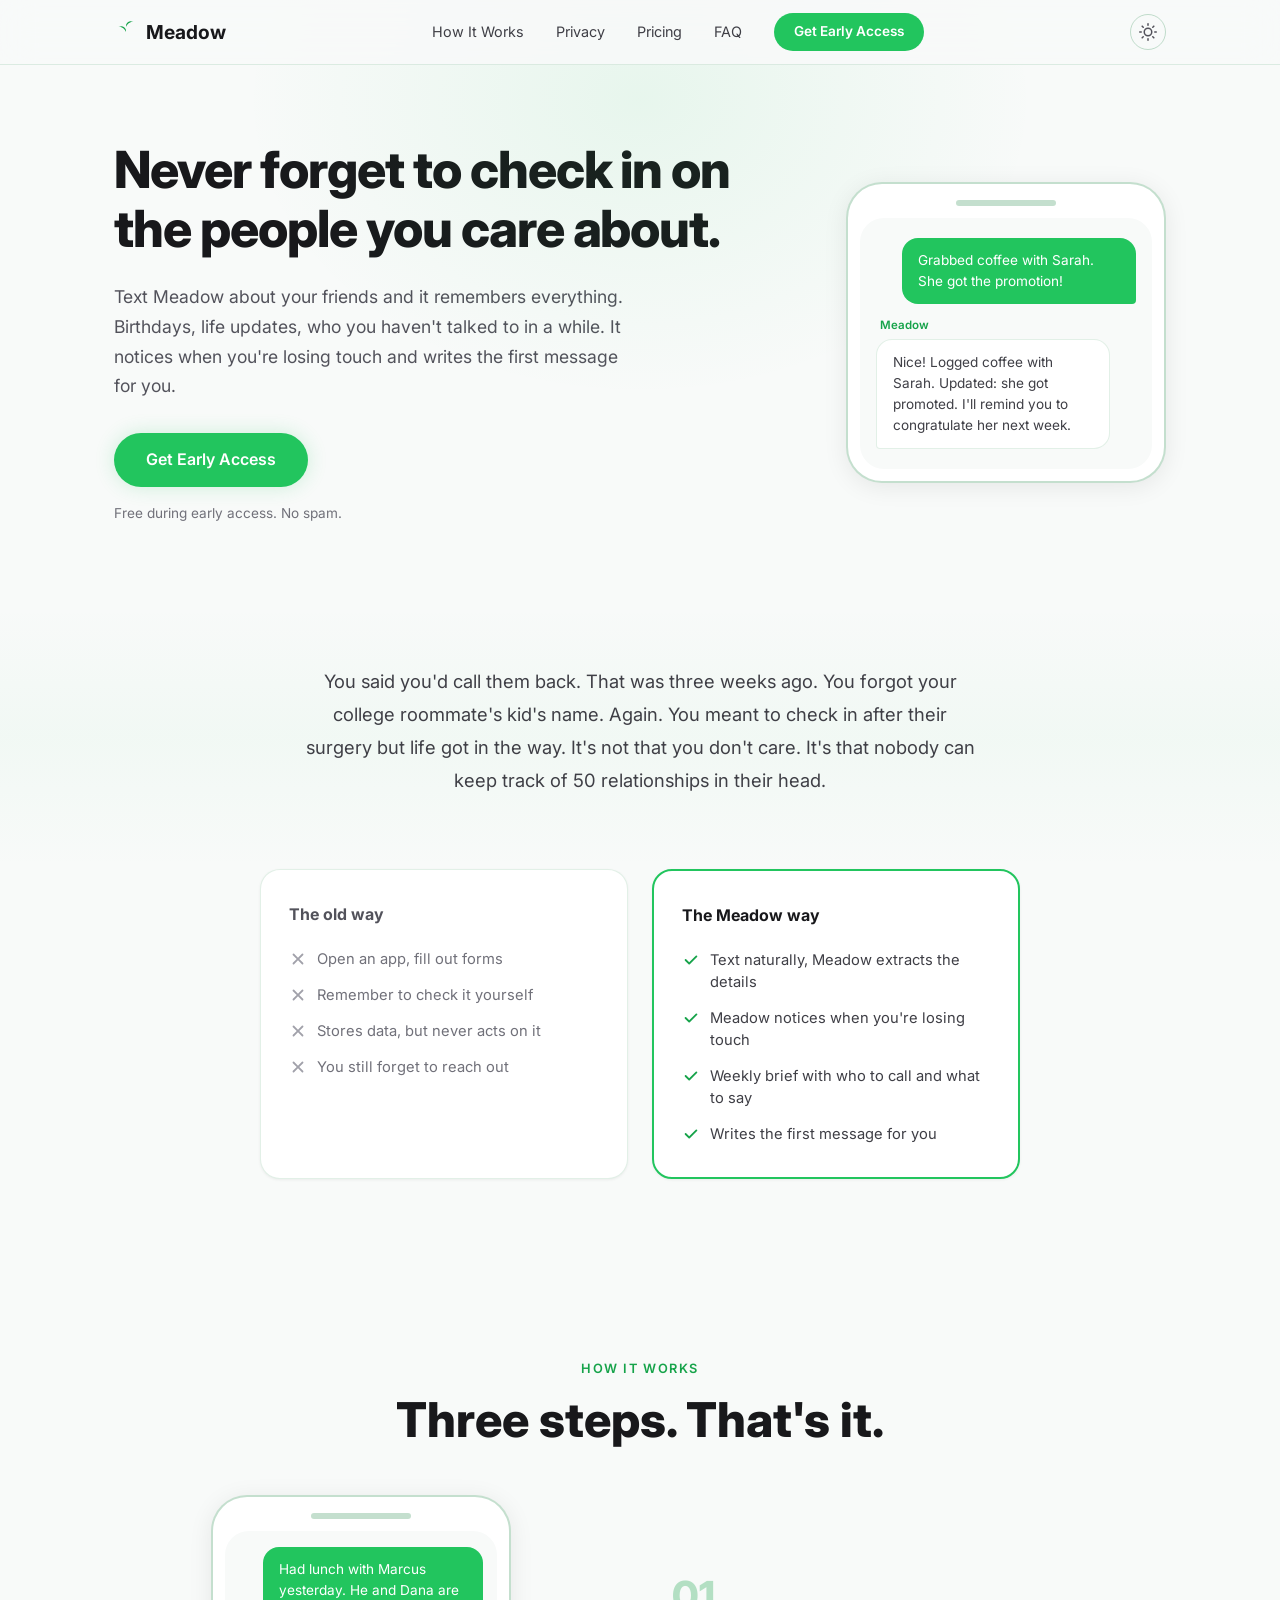
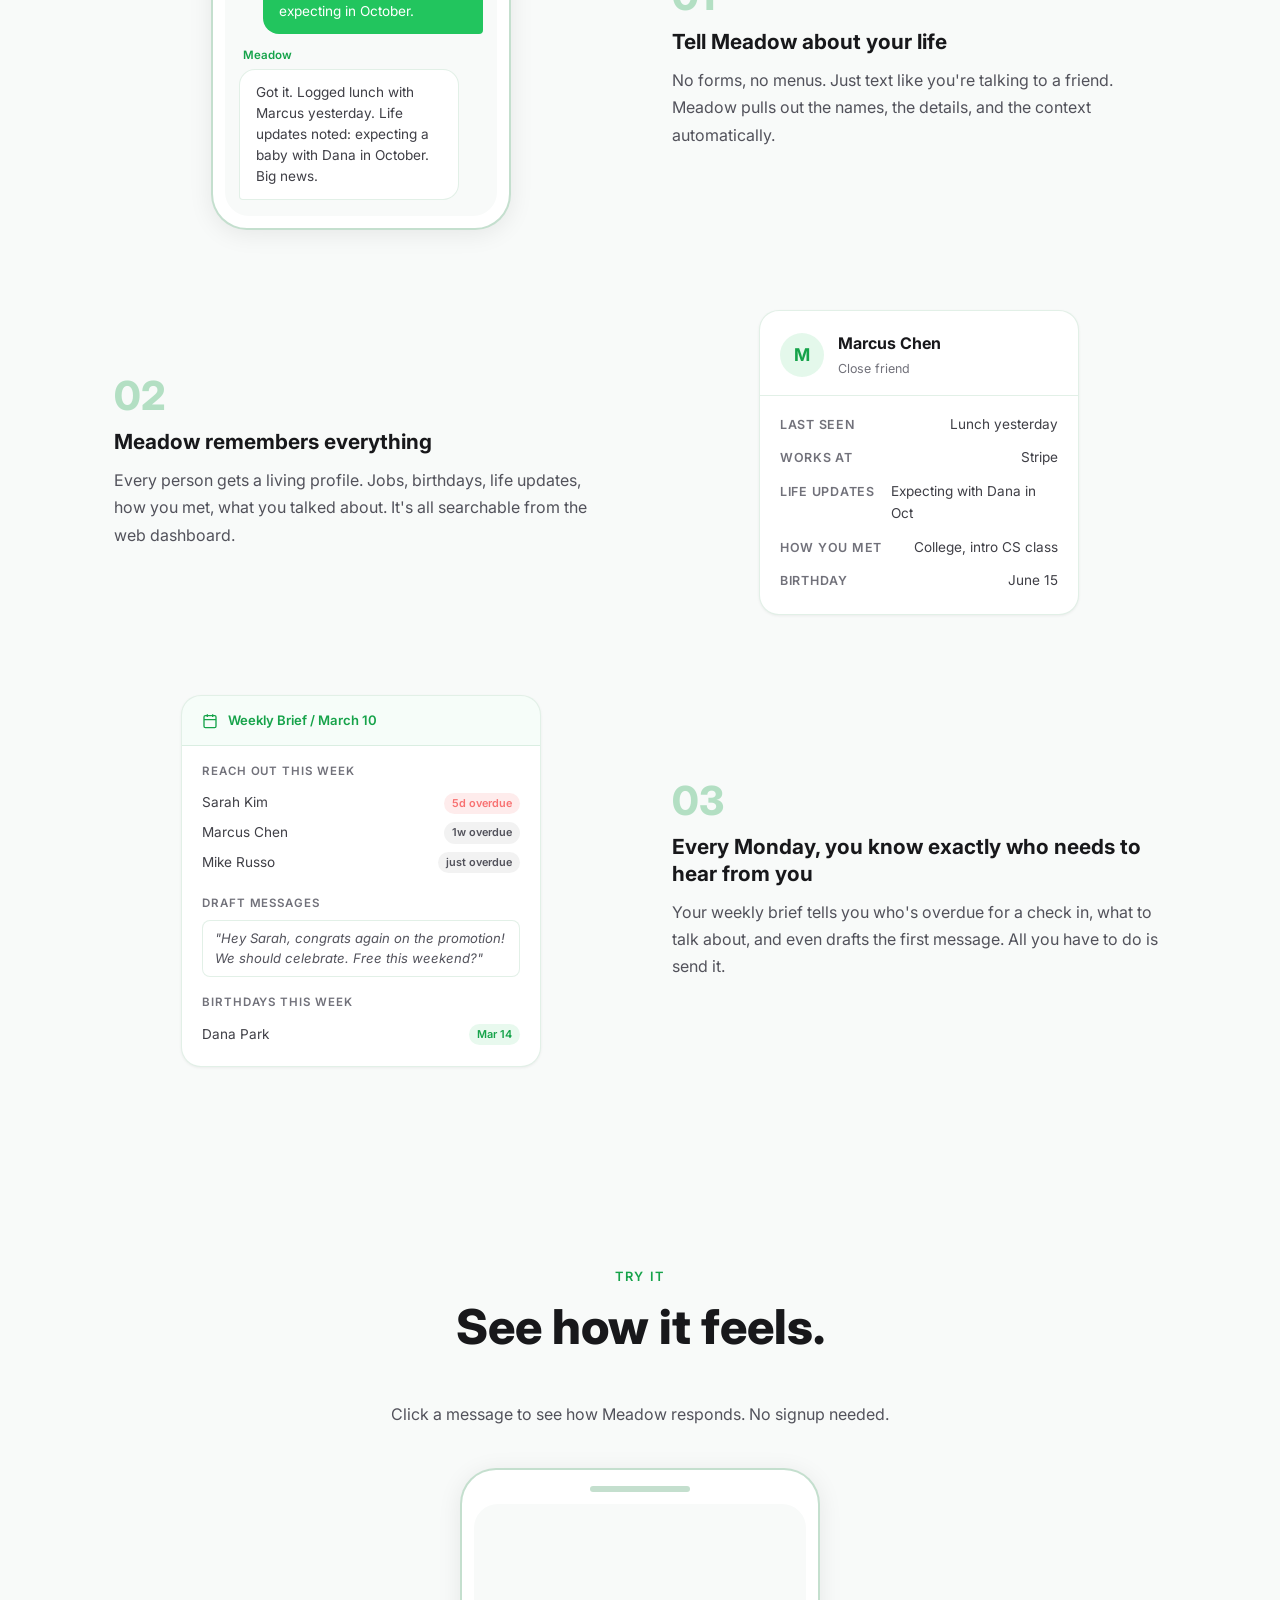
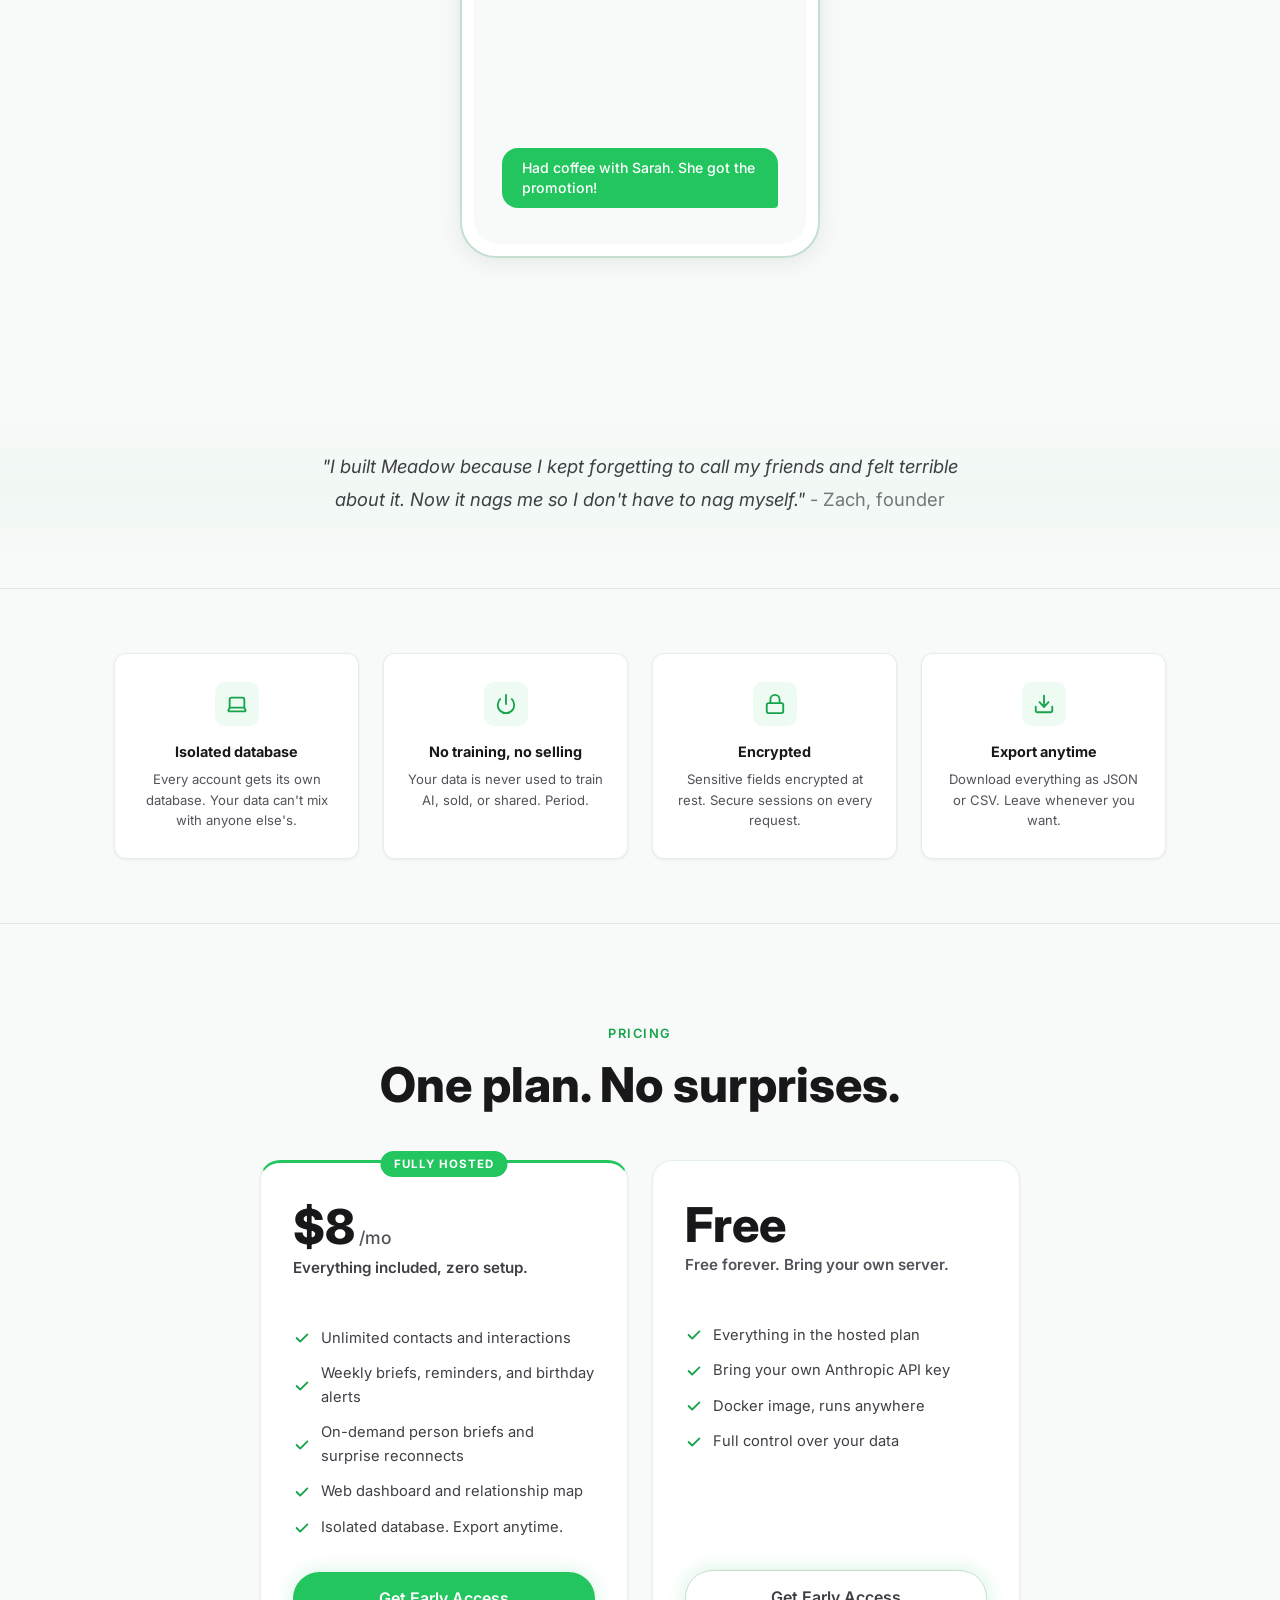
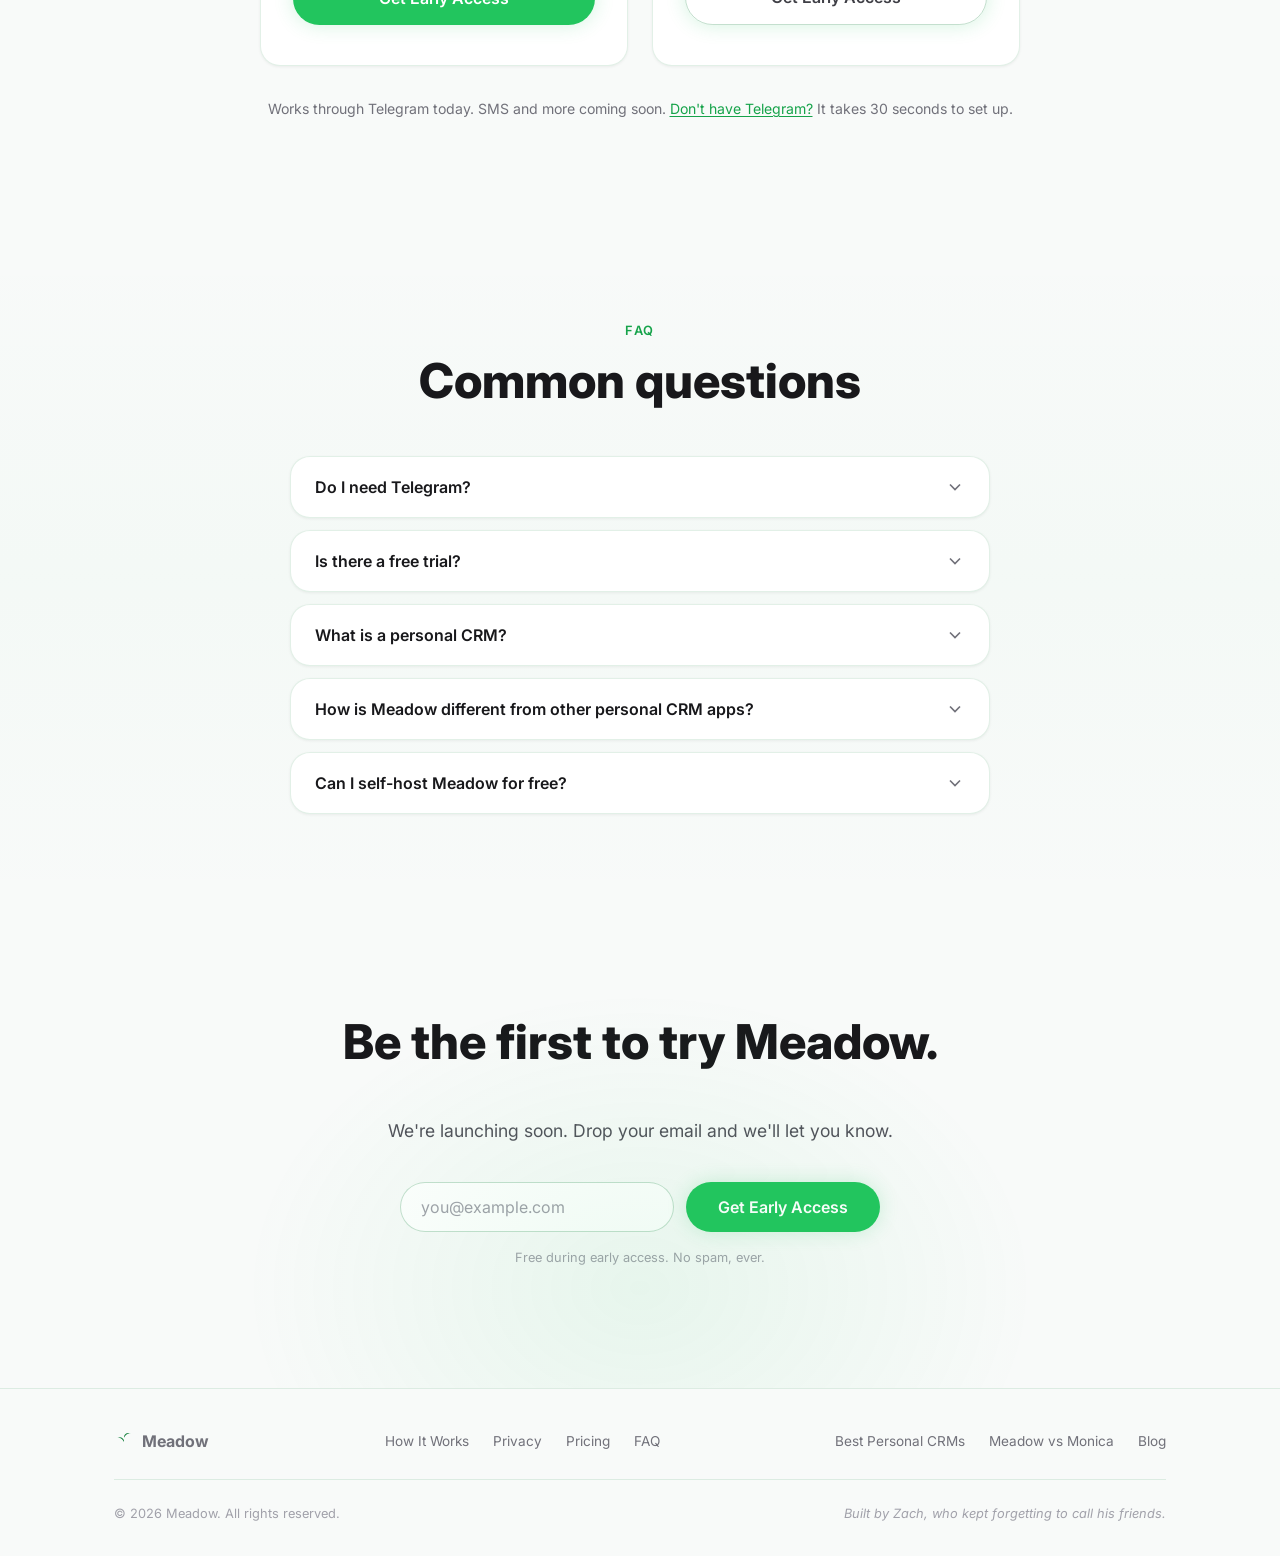
<file: index.html>
<!DOCTYPE html>
<html lang="en" data-theme="light">
<head>
  <meta charset="UTF-8" />
  <meta name="viewport" content="width=device-width, initial-scale=1.0" />
  <title>Meadow | Personal CRM to Stay in Touch with Friends</title>
  <meta name="description" content="Meadow is a personal CRM that lives in Telegram. Track friendships, get birthday reminders, and weekly briefs on who to reach out to and what to say. Free during early access." />
      <link rel="canonical" href="https://www.textmeadow.com/" />
  <meta name="theme-color" content="#22c55e" />
      <meta name="google-site-verification" content="nx3-d95PVw3yxJEhl4Swb1BnDhbb0akaZpNlDPu0nTI" />

  <!-- Open Graph -->
  <meta property="og:title" content="Meadow | Personal CRM to Stay in Touch with Friends" />
  <meta property="og:description" content="Meadow is a personal CRM that lives in Telegram. Track friendships, get birthday reminders, and weekly briefs on who to reach out to." />
      <meta property="og:url" content="https://www.textmeadow.com/" />
  <meta property="og:type" content="website" />
  <meta property="og:site_name" content="Meadow" />
      <meta property="og:image" content="https://www.textmeadow.com/og-image.jpg" />

  <!-- Twitter Card -->
  <meta name="twitter:card" content="summary_large_image" />
  <meta name="twitter:title" content="Meadow | Personal CRM to Stay in Touch with Friends" />
  <meta name="twitter:description" content="Meadow is a personal CRM that lives in Telegram. Track friendships, get birthday reminders, and weekly briefs on who to reach out to." />
      <meta name="twitter:image" content="https://www.textmeadow.com/og-image.jpg" />

  <link rel="icon" type="image/svg+xml" href="favicon.svg" />
  <link rel="preconnect" href="https://fonts.googleapis.com" />
  <link rel="preconnect" href="https://fonts.gstatic.com" crossorigin />
  <link href="https://fonts.googleapis.com/css2?family=Inter:wght@400;500;600;700;800&display=swap" rel="stylesheet" />
  <link rel="stylesheet" href="style.css?v=14" />

  <!-- Structured Data -->
  <script type="application/ld+json">
  {
    "@context": "https://schema.org",
    "@type": "SoftwareApplication",
    "name": "Meadow",
    "description": "A personal CRM and relationship manager that lives in Telegram. Text naturally about your friends, and Meadow remembers everything. It nudges you when someone is overdue and sends weekly briefs with draft messages.",
    "applicationCategory": "LifestyleApplication",
    "operatingSystem": "Web, Telegram",
    "url": "https://zachmeditates.github.io/meadow-site/",
    "offers": [
      {
        "@type": "Offer",
        "price": "8",
        "priceCurrency": "USD",
        "name": "Fully Hosted",
        "description": "Everything included, zero setup. Connect Telegram and go."
      },
      {
        "@type": "Offer",
        "price": "0",
        "priceCurrency": "USD",
        "name": "Self-Hosted",
        "description": "Free forever. Bring your own Anthropic API key. Docker image, runs anywhere."
      }
    ],
    "featureList": [
      "Natural language interaction logging",
      "Smart reminders",
      "Relationship circles with overdue nudges",
      "Weekly briefs with draft messages",
      "On-demand person briefs before meetups",
      "Surprise reconnect suggestions",
      "Web dashboard with relationship map",
      "Field-level encryption",
      "Data export (JSON, CSV)"
    ]
  }
  </script>
  <script type="application/ld+json">
  {
    "@context": "https://schema.org",
    "@type": "FAQPage",
    "mainEntity": [
      {
        "@type": "Question",
        "name": "Do I need Telegram to use Meadow?",
        "acceptedAnswer": {
          "@type": "Answer",
          "text": "Yes, Meadow works through Telegram today. If you don't have it, it's a free download that takes under a minute to set up. We chose Telegram because it allows rich interactions without needing you to install a separate app. SMS and more platforms are coming soon."
        }
      },
      {
        "@type": "Question",
        "name": "Is there a free trial?",
        "acceptedAnswer": {
          "@type": "Answer",
          "text": "Early access is free. When we launch paid plans, you will get notice and can decide then."
        }
      },
      {
        "@type": "Question",
        "name": "What is a personal CRM?",
        "acceptedAnswer": {
          "@type": "Answer",
          "text": "A personal CRM (customer relationship manager) is a tool for keeping track of the people in your life. Unlike business CRMs built for sales teams, a personal CRM helps you remember birthdays, life updates, and when you last talked to someone. Meadow is a personal CRM designed specifically for friendships."
        }
      },
      {
        "@type": "Question",
        "name": "How is Meadow different from other personal CRM apps?",
        "acceptedAnswer": {
          "@type": "Answer",
          "text": "Most personal CRM apps require you to open a web app and fill out forms. Meadow is conversational: you text it naturally and it extracts the details automatically. It also lives in Telegram so there is no new app to install, it notices when you are losing touch with someone, and it writes the first message for you in your weekly brief."
        }
      },
      {
        "@type": "Question",
        "name": "Can I self-host Meadow for free?",
        "acceptedAnswer": {
          "@type": "Answer",
          "text": "Yes. Meadow offers a free self-hosted option using Docker. You bring your own Anthropic API key and run it on your own server. You get every feature in the hosted plan with full control over your data."
        }
      }
    ]
  }
  </script>
  <script type="application/ld+json">
  {
    "@context": "https://schema.org",
    "@type": "HowTo",
    "name": "How to use Meadow to stay in touch with friends",
    "description": "Set up Meadow as your personal friendship manager in three simple steps.",
    "step": [
      {
        "@type": "HowToStep",
        "position": 1,
        "name": "Tell Meadow about your life",
        "text": "Text Meadow naturally in Telegram. No forms or menus. Just say things like 'Had lunch with Marcus, he and Dana are expecting in October' and Meadow extracts the names, details, and context automatically."
      },
      {
        "@type": "HowToStep",
        "position": 2,
        "name": "Meadow remembers everything",
        "text": "Every person gets a living profile with jobs, birthdays, life updates, how you met, and what you talked about. Everything is searchable from the web dashboard."
      },
      {
        "@type": "HowToStep",
        "position": 3,
        "name": "Get your weekly brief every Monday",
        "text": "Your weekly brief tells you who is overdue for a check-in, what to talk about, and even drafts the first message. All you have to do is send it."
      }
    ]
  }
  </script>
  <script type="application/ld+json">
  {
    "@context": "https://schema.org",
    "@type": "Organization",
    "name": "Meadow",
    "url": "https://zachmeditates.github.io/meadow-site/",
    "logo": "https://zachmeditates.github.io/meadow-site/favicon.svg",
    "founder": {
      "@type": "Person",
      "name": "Zach"
    }
  }
  </script>
  <script type="application/ld+json">
  {
    "@context": "https://schema.org",
    "@type": "BreadcrumbList",
    "itemListElement": [
      {
        "@type": "ListItem",
        "position": 1,
        "name": "Meadow",
        "item": "https://zachmeditates.github.io/meadow-site/"
      }
    ]
  }
  </script>
</head>
<body>

  <!-- NAV -->
  <nav class="nav">
    <div class="nav__inner">
      <a href="#" class="nav__logo">
        <svg class="nav__icon" viewBox="0 0 24 24" fill="currentColor" role="img" aria-label="Meadow logo"><path d="M12 22v-9m0-1c-1-3-5-6-8-5 4-2 7 0 8 3m0-3c1-3 5-6 8-5-4-2-7 0-8 3m0-5c-.5-3-2-6-4-7 3 0 4 3 4 5m0-5c.5-3 2-6 4-7-3 0-4 3-4 5"/></svg>
        Meadow
      </a>
      <div class="nav__links">
        <a href="#how-it-works">How It Works</a>
        <a href="#privacy">Privacy</a>
        <a href="#pricing">Pricing</a>
        <a href="#faq">FAQ</a>
        <a href="#signup" class="btn btn--sm">Get Early Access</a>
      </div>
      <div class="nav__right">
        <button class="theme-toggle" aria-label="Toggle theme" id="theme-btn">
          <svg class="theme-toggle__dark" viewBox="0 0 24 24" fill="none" stroke="currentColor" stroke-width="2" stroke-linecap="round" stroke-linejoin="round"><path d="M21 12.79A9 9 0 1 1 11.21 3 7 7 0 0 0 21 12.79z"/></svg>
          <svg class="theme-toggle__light" viewBox="0 0 24 24" fill="none" stroke="currentColor" stroke-width="2" stroke-linecap="round" stroke-linejoin="round"><circle cx="12" cy="12" r="5"/><line x1="12" y1="1" x2="12" y2="3"/><line x1="12" y1="21" x2="12" y2="23"/><line x1="4.22" y1="4.22" x2="5.64" y2="5.64"/><line x1="18.36" y1="18.36" x2="19.78" y2="19.78"/><line x1="1" y1="12" x2="3" y2="12"/><line x1="21" y1="12" x2="23" y2="12"/><line x1="4.22" y1="19.78" x2="5.64" y2="18.36"/><line x1="18.36" y1="5.64" x2="19.78" y2="4.22"/></svg>
        </button>
        <button class="nav__mobile" aria-label="Menu" id="nav-mobile-btn">
          <svg viewBox="0 0 24 24" fill="none" stroke="currentColor" stroke-width="2"><path d="M3 12h18M3 6h18M3 18h18"/></svg>
        </button>
      </div>
    </div>
  </nav>

  <main>

  <!-- HERO: Horizontal split, text left + phone mockup right -->
  <section class="hero">
    <div class="hero__glow"></div>
    <div class="container hero__split">
      <div class="hero__text">
        <h1 class="hero__title">Never forget to check in on the people you care about.</h1>
        <p class="hero__sub">Text Meadow about your friends and it remembers everything. Birthdays, life updates, who you haven't talked to in a while. It notices when you're losing touch and writes the first message for you.</p>
        <div class="hero__cta">
          <a href="#signup" class="btn btn--lg">Get Early Access</a>
        </div>
        <p class="hero__trust">Free during early access. No spam.</p>
      </div>
      <div class="hero__phone" aria-label="Demo of Meadow chat showing a conversation about logging a coffee meetup with a friend">
        <div class="phone-mockup">
          <div class="phone-mockup__notch"></div>
          <div class="phone-mockup__screen">
            <div class="chat chat--compact">
              <div class="chat__msg chat__msg--user">
                <div class="chat__bubble">Grabbed coffee with Sarah. She got the promotion!</div>
              </div>
              <div class="chat__msg chat__msg--agent">
                <div class="chat__name">Meadow</div>
                <div class="chat__bubble">Nice! Logged coffee with Sarah. Updated: she got promoted. I'll remind you to congratulate her next week.</div>
              </div>
            </div>
          </div>
        </div>
      </div>
    </div>
  </section>


  <!-- PROBLEM STATEMENT -->
  <section class="problem">
    <div class="container">
      <p class="problem__text">You said you'd call them back. That was three weeks ago. You forgot your college roommate's kid's name. Again. You meant to check in after their surgery but life got in the way. It's not that you don't care. It's that nobody can keep track of 50 relationships in their head.</p>
    </div>
  </section>


  <!-- COMPARISON: Old Way vs Meadow -->
  <section class="compare" id="compare">
    <div class="container">
      <div class="compare__grid">
        <div class="compare__col compare__col--old">
          <h3 class="compare__heading">The old way</h3>
          <ul class="compare__list">
            <li>
              <svg viewBox="0 0 20 20" fill="currentColor"><path fill-rule="evenodd" d="M4.293 4.293a1 1 0 011.414 0L10 8.586l4.293-4.293a1 1 0 111.414 1.414L11.414 10l4.293 4.293a1 1 0 01-1.414 1.414L10 11.414l-4.293 4.293a1 1 0 01-1.414-1.414L8.586 10 4.293 5.707a1 1 0 010-1.414z" clip-rule="evenodd"/></svg>
              Open an app, fill out forms
            </li>
            <li>
              <svg viewBox="0 0 20 20" fill="currentColor"><path fill-rule="evenodd" d="M4.293 4.293a1 1 0 011.414 0L10 8.586l4.293-4.293a1 1 0 111.414 1.414L11.414 10l4.293 4.293a1 1 0 01-1.414 1.414L10 11.414l-4.293 4.293a1 1 0 01-1.414-1.414L8.586 10 4.293 5.707a1 1 0 010-1.414z" clip-rule="evenodd"/></svg>
              Remember to check it yourself
            </li>
            <li>
              <svg viewBox="0 0 20 20" fill="currentColor"><path fill-rule="evenodd" d="M4.293 4.293a1 1 0 011.414 0L10 8.586l4.293-4.293a1 1 0 111.414 1.414L11.414 10l4.293 4.293a1 1 0 01-1.414 1.414L10 11.414l-4.293 4.293a1 1 0 01-1.414-1.414L8.586 10 4.293 5.707a1 1 0 010-1.414z" clip-rule="evenodd"/></svg>
              Stores data, but never acts on it
            </li>
            <li>
              <svg viewBox="0 0 20 20" fill="currentColor"><path fill-rule="evenodd" d="M4.293 4.293a1 1 0 011.414 0L10 8.586l4.293-4.293a1 1 0 111.414 1.414L11.414 10l4.293 4.293a1 1 0 01-1.414 1.414L10 11.414l-4.293 4.293a1 1 0 01-1.414-1.414L8.586 10 4.293 5.707a1 1 0 010-1.414z" clip-rule="evenodd"/></svg>
              You still forget to reach out
            </li>
          </ul>
        </div>
        <div class="compare__col compare__col--new">
          <h3 class="compare__heading">The Meadow way</h3>
          <ul class="compare__list">
            <li>
              <svg viewBox="0 0 20 20" fill="currentColor"><path fill-rule="evenodd" d="M16.707 5.293a1 1 0 010 1.414l-8 8a1 1 0 01-1.414 0l-4-4a1 1 0 011.414-1.414L8 12.586l7.293-7.293a1 1 0 011.414 0z" clip-rule="evenodd"/></svg>
              Text naturally, Meadow extracts the details
            </li>
            <li>
              <svg viewBox="0 0 20 20" fill="currentColor"><path fill-rule="evenodd" d="M16.707 5.293a1 1 0 010 1.414l-8 8a1 1 0 01-1.414 0l-4-4a1 1 0 011.414-1.414L8 12.586l7.293-7.293a1 1 0 011.414 0z" clip-rule="evenodd"/></svg>
              Meadow notices when you're losing touch
            </li>
            <li>
              <svg viewBox="0 0 20 20" fill="currentColor"><path fill-rule="evenodd" d="M16.707 5.293a1 1 0 010 1.414l-8 8a1 1 0 01-1.414 0l-4-4a1 1 0 011.414-1.414L8 12.586l7.293-7.293a1 1 0 011.414 0z" clip-rule="evenodd"/></svg>
              Weekly brief with who to call and what to say
            </li>
            <li>
              <svg viewBox="0 0 20 20" fill="currentColor"><path fill-rule="evenodd" d="M16.707 5.293a1 1 0 010 1.414l-8 8a1 1 0 01-1.414 0l-4-4a1 1 0 011.414-1.414L8 12.586l7.293-7.293a1 1 0 011.414 0z" clip-rule="evenodd"/></svg>
              Writes the first message for you
            </li>
          </ul>
        </div>
      </div>
    </div>
  </section>


  <!-- HOW IT WORKS: Three alternating horizontal steps -->
  <section class="how" id="how-it-works">
    <div class="container">
      <div class="section-label">How It Works</div>
      <h2 class="section-title">Three steps. That's it.</h2>

      <!-- Step 1: visual left, text right -->
      <div class="how__step">
        <div class="how__visual">
          <div class="phone-mockup phone-mockup--sm">
            <div class="phone-mockup__notch"></div>
            <div class="phone-mockup__screen">
              <div class="chat chat--compact">
                <div class="chat__msg chat__msg--user">
                  <div class="chat__bubble">Had lunch with Marcus yesterday. He and Dana are expecting in October.</div>
                </div>
                <div class="chat__msg chat__msg--agent">
                  <div class="chat__name">Meadow</div>
                  <div class="chat__bubble">Got it. Logged lunch with Marcus yesterday. Life updates noted: expecting a baby with Dana in October. Big news.</div>
                </div>
              </div>
            </div>
          </div>
        </div>
        <div class="how__text">
          <div class="how__step-num">01</div>
          <h3>Tell Meadow about your life</h3>
          <p>No forms, no menus. Just text like you're talking to a friend. Meadow pulls out the names, the details, and the context automatically.</p>
        </div>
      </div>

      <!-- Step 2: text left, visual right (reversed) -->
      <div class="how__step how__step--reverse">
        <div class="how__visual">
          <div class="contact-card">
            <div class="contact-card__header">
              <div class="contact-card__avatar">M</div>
              <div>
                <div class="contact-card__name">Marcus Chen</div>
                <div class="contact-card__meta">Close friend</div>
              </div>
            </div>
            <div class="contact-card__details">
              <div class="contact-card__row">
                <span class="contact-card__label">Last seen</span>
                <span>Lunch yesterday</span>
              </div>
              <div class="contact-card__row">
                <span class="contact-card__label">Works at</span>
                <span>Stripe</span>
              </div>
              <div class="contact-card__row">
                <span class="contact-card__label">Life updates</span>
                <span>Expecting with Dana in Oct</span>
              </div>
              <div class="contact-card__row">
                <span class="contact-card__label">How you met</span>
                <span>College, intro CS class</span>
              </div>
              <div class="contact-card__row">
                <span class="contact-card__label">Birthday</span>
                <span>June 15</span>
              </div>
            </div>
          </div>
        </div>
        <div class="how__text">
          <div class="how__step-num">02</div>
          <h3>Meadow remembers everything</h3>
          <p>Every person gets a living profile. Jobs, birthdays, life updates, how you met, what you talked about. It's all searchable from the web dashboard.</p>
        </div>
      </div>

      <!-- Step 3: visual left, text right -->
      <div class="how__step">
        <div class="how__visual">
          <div class="brief__card">
            <div class="brief__card-header">
              <svg viewBox="0 0 24 24" fill="none" stroke="currentColor" stroke-width="2"><rect x="3" y="4" width="18" height="18" rx="2" ry="2"/><line x1="16" y1="2" x2="16" y2="6"/><line x1="8" y1="2" x2="8" y2="6"/><line x1="3" y1="10" x2="21" y2="10"/></svg>
              Weekly Brief / March 10
            </div>
            <div class="brief__card-body">
              <div class="brief__section">
                <strong>Reach Out This Week</strong>
                <div class="brief__row"><span class="brief__name">Sarah Kim</span><span class="brief__tag brief__tag--urgent">5d overdue</span></div>
                <div class="brief__row"><span class="brief__name">Marcus Chen</span><span class="brief__tag">1w overdue</span></div>
                <div class="brief__row"><span class="brief__name">Mike Russo</span><span class="brief__tag">just overdue</span></div>
              </div>
              <div class="brief__section">
                <strong>Draft Messages</strong>
                <div class="brief__draft">"Hey Sarah, congrats again on the promotion! We should celebrate. Free this weekend?"</div>
              </div>
              <div class="brief__section">
                <strong>Birthdays This Week</strong>
                <div class="brief__row"><span class="brief__name">Dana Park</span><span class="brief__tag brief__tag--bday">Mar 14</span></div>
              </div>
            </div>
          </div>
        </div>
        <div class="how__text">
          <div class="how__step-num">03</div>
          <h3>Every Monday, you know exactly who needs to hear from you</h3>
          <p>Your weekly brief tells you who's overdue for a check in, what to talk about, and even drafts the first message. All you have to do is send it.</p>
        </div>
      </div>

    </div>
  </section>


  <!-- INTERACTIVE DEMO -->
  <section class="demo" id="demo">
    <div class="container">
      <div class="section-label">Try It</div>
      <h2 class="section-title">See how it feels.</h2>
      <p class="demo__sub">Click a message to see how Meadow responds. No signup needed.</p>
      <div class="demo__phone">
        <div class="phone-mockup phone-mockup--demo">
          <div class="phone-mockup__notch"></div>
          <div class="phone-mockup__screen">
            <div class="demo__chat" id="demo-chat"></div>
            <div class="demo__prompts" id="demo-prompts"></div>
          </div>
        </div>
      </div>
      <div class="demo__final" id="demo-final">
        <p>That's Meadow. Ready to try it for real?</p>
        <a href="#signup" class="btn btn--lg">Get Early Access</a>
      </div>
    </div>
  </section>


  <!-- SOCIAL PROOF -->
  <section class="problem">
    <div class="container">
      <p class="problem__text" style="font-style: italic; text-align: center;">"I built Meadow because I kept forgetting to call my friends and felt terrible about it. Now it nags me so I don't have to nag myself." <span style="font-style: normal; opacity: 0.7;">- Zach, founder</span></p>
    </div>
  </section>


  <!-- TRUST BAR -->
  <section class="trust" id="privacy">
    <div class="container">
      <div class="trust__grid">
        <div class="trust__item">
          <div class="trust__icon">
            <svg viewBox="0 0 24 24" fill="none" stroke="currentColor" stroke-width="2" stroke-linecap="round" stroke-linejoin="round"><path d="M20 16V7a2 2 0 0 0-2-2H6a2 2 0 0 0-2 2v9m16 0H4m16 0 1.28 2.55a1 1 0 0 1-.9 1.45H3.62a1 1 0 0 1-.9-1.45L4 16"/></svg>
          </div>
          <h3>Isolated database</h3>
          <p>Every account gets its own database. Your data can't mix with anyone else's.</p>
        </div>
        <div class="trust__item">
          <div class="trust__icon">
            <svg viewBox="0 0 24 24" fill="none" stroke="currentColor" stroke-width="2" stroke-linecap="round" stroke-linejoin="round"><path d="M18.36 6.64a9 9 0 1 1-12.73 0"/><line x1="12" y1="2" x2="12" y2="12"/></svg>
          </div>
          <h3>No training, no selling</h3>
          <p>Your data is never used to train AI, sold, or shared. Period.</p>
        </div>
        <div class="trust__item">
          <div class="trust__icon">
            <svg viewBox="0 0 24 24" fill="none" stroke="currentColor" stroke-width="2" stroke-linecap="round" stroke-linejoin="round"><rect x="3" y="11" width="18" height="11" rx="2" ry="2"/><path d="M7 11V7a5 5 0 0 1 10 0v4"/></svg>
          </div>
          <h3>Encrypted</h3>
          <p>Sensitive fields encrypted at rest. Secure sessions on every request.</p>
        </div>
        <div class="trust__item">
          <div class="trust__icon">
            <svg viewBox="0 0 24 24" fill="none" stroke="currentColor" stroke-width="2" stroke-linecap="round" stroke-linejoin="round"><path d="M21 15v4a2 2 0 0 1-2 2H5a2 2 0 0 1-2-2v-4"/><polyline points="7 10 12 15 17 10"/><line x1="12" y1="15" x2="12" y2="3"/></svg>
          </div>
          <h3>Export anytime</h3>
          <p>Download everything as JSON or CSV. Leave whenever you want.</p>
        </div>
      </div>
    </div>
  </section>


  <!-- PRICING -->
  <section class="pricing" id="pricing">
    <div class="container">
      <div class="section-label">Pricing</div>
      <h2 class="section-title">One plan. No surprises.</h2>

      <div class="pricing__grid">

        <div class="pricing__card pricing__card--primary">
          <div class="pricing__popular">Fully Hosted</div>
          <div class="pricing__price">
            <span class="pricing__amount">$8</span>
            <span class="pricing__period">/mo</span>
          </div>
          <p class="pricing__pitch">Everything included, zero setup.</p>
          <p class="pricing__billed"></p>
          <ul class="pricing__features">
            <li>
              <svg viewBox="0 0 20 20" fill="currentColor"><path fill-rule="evenodd" d="M16.707 5.293a1 1 0 010 1.414l-8 8a1 1 0 01-1.414 0l-4-4a1 1 0 011.414-1.414L8 12.586l7.293-7.293a1 1 0 011.414 0z" clip-rule="evenodd"/></svg>
              Unlimited contacts and interactions
            </li>
            <li>
              <svg viewBox="0 0 20 20" fill="currentColor"><path fill-rule="evenodd" d="M16.707 5.293a1 1 0 010 1.414l-8 8a1 1 0 01-1.414 0l-4-4a1 1 0 011.414-1.414L8 12.586l7.293-7.293a1 1 0 011.414 0z" clip-rule="evenodd"/></svg>
              Weekly briefs, reminders, and birthday alerts
            </li>
            <li>
              <svg viewBox="0 0 20 20" fill="currentColor"><path fill-rule="evenodd" d="M16.707 5.293a1 1 0 010 1.414l-8 8a1 1 0 01-1.414 0l-4-4a1 1 0 011.414-1.414L8 12.586l7.293-7.293a1 1 0 011.414 0z" clip-rule="evenodd"/></svg>
              On-demand person briefs and surprise reconnects
            </li>
            <li>
              <svg viewBox="0 0 20 20" fill="currentColor"><path fill-rule="evenodd" d="M16.707 5.293a1 1 0 010 1.414l-8 8a1 1 0 01-1.414 0l-4-4a1 1 0 011.414-1.414L8 12.586l7.293-7.293a1 1 0 011.414 0z" clip-rule="evenodd"/></svg>
              Web dashboard and relationship map
            </li>
            <li>
              <svg viewBox="0 0 20 20" fill="currentColor"><path fill-rule="evenodd" d="M16.707 5.293a1 1 0 010 1.414l-8 8a1 1 0 01-1.414 0l-4-4a1 1 0 011.414-1.414L8 12.586l7.293-7.293a1 1 0 011.414 0z" clip-rule="evenodd"/></svg>
              Isolated database. Export anytime.
            </li>
          </ul>
          <a href="#signup" class="btn btn--lg pricing__cta">Get Early Access</a>
        </div>

        <div class="pricing__card">
          <div class="pricing__price">
            <span class="pricing__amount">Free</span>
          </div>
          <p class="pricing__pitch pricing__pitch--alt">Free forever. Bring your own server.</p>
          <p class="pricing__billed pricing__billed--static"></p>
          <ul class="pricing__features">
            <li>
              <svg viewBox="0 0 20 20" fill="currentColor"><path fill-rule="evenodd" d="M16.707 5.293a1 1 0 010 1.414l-8 8a1 1 0 01-1.414 0l-4-4a1 1 0 011.414-1.414L8 12.586l7.293-7.293a1 1 0 011.414 0z" clip-rule="evenodd"/></svg>
              Everything in the hosted plan
            </li>
            <li>
              <svg viewBox="0 0 20 20" fill="currentColor"><path fill-rule="evenodd" d="M16.707 5.293a1 1 0 010 1.414l-8 8a1 1 0 01-1.414 0l-4-4a1 1 0 011.414-1.414L8 12.586l7.293-7.293a1 1 0 011.414 0z" clip-rule="evenodd"/></svg>
              Bring your own Anthropic API key
            </li>
            <li>
              <svg viewBox="0 0 20 20" fill="currentColor"><path fill-rule="evenodd" d="M16.707 5.293a1 1 0 010 1.414l-8 8a1 1 0 01-1.414 0l-4-4a1 1 0 011.414-1.414L8 12.586l7.293-7.293a1 1 0 011.414 0z" clip-rule="evenodd"/></svg>
              Docker image, runs anywhere
            </li>
            <li>
              <svg viewBox="0 0 20 20" fill="currentColor"><path fill-rule="evenodd" d="M16.707 5.293a1 1 0 010 1.414l-8 8a1 1 0 01-1.414 0l-4-4a1 1 0 011.414-1.414L8 12.586l7.293-7.293a1 1 0 011.414 0z" clip-rule="evenodd"/></svg>
              Full control over your data
            </li>
          </ul>
          <a href="#signup" class="btn btn--lg btn--ghost pricing__cta">Get Early Access</a>
        </div>

      </div>

      <p class="pricing__telegram-note">Works through Telegram today. SMS and more coming soon. <a href="https://telegram.org/apps" target="_blank" rel="noopener">Don't have Telegram?</a> It takes 30 seconds to set up.</p>
    </div>
  </section>


  <!-- FAQ -->
  <section class="faq" id="faq">
    <div class="container">
      <div class="section-label">FAQ</div>
      <h2 class="section-title">Common questions</h2>
      <div class="faq__list">

        <div class="faq__item">
          <button class="faq__question" aria-expanded="false">
            <span>Do I need Telegram?</span>
            <svg class="faq__chevron" viewBox="0 0 24 24" fill="none" stroke="currentColor" stroke-width="2"><polyline points="6 9 12 15 18 9"/></svg>
          </button>
          <div class="faq__answer">
            <p>Yes, Meadow works through Telegram today. If you don't have it, it's a free download that takes under a minute to set up. We chose Telegram because it allows rich interactions without needing you to install a separate app.</p>
          </div>
        </div>

        <div class="faq__item">
          <button class="faq__question" aria-expanded="false">
            <span>Is there a free trial?</span>
            <svg class="faq__chevron" viewBox="0 0 24 24" fill="none" stroke="currentColor" stroke-width="2"><polyline points="6 9 12 15 18 9"/></svg>
          </button>
          <div class="faq__answer">
            <p>Early access is free. When we launch paid plans, you'll get notice and can decide then.</p>
          </div>
        </div>

        <div class="faq__item">
          <button class="faq__question" aria-expanded="false">
            <span>What is a personal CRM?</span>
            <svg class="faq__chevron" viewBox="0 0 24 24" fill="none" stroke="currentColor" stroke-width="2"><polyline points="6 9 12 15 18 9"/></svg>
          </button>
          <div class="faq__answer">
            <p>A personal CRM (customer relationship manager) is a tool for keeping track of the people in your life. Unlike business CRMs built for sales teams, a personal CRM helps you remember birthdays, life updates, and when you last talked to someone. Meadow is a personal CRM designed specifically for friendships.</p>
          </div>
        </div>

        <div class="faq__item">
          <button class="faq__question" aria-expanded="false">
            <span>How is Meadow different from other personal CRM apps?</span>
            <svg class="faq__chevron" viewBox="0 0 24 24" fill="none" stroke="currentColor" stroke-width="2"><polyline points="6 9 12 15 18 9"/></svg>
          </button>
          <div class="faq__answer">
            <p>Most personal CRM apps require you to open a web app and fill out forms. Meadow is conversational: you text it naturally, like talking to a friend, and it extracts the details automatically. It lives in Telegram so there is no new app to install. And instead of just storing data, Meadow notices when you're losing touch with someone and writes the first message for you.</p>
          </div>
        </div>

        <div class="faq__item">
          <button class="faq__question" aria-expanded="false">
            <span>Can I self-host Meadow for free?</span>
            <svg class="faq__chevron" viewBox="0 0 24 24" fill="none" stroke="currentColor" stroke-width="2"><polyline points="6 9 12 15 18 9"/></svg>
          </button>
          <div class="faq__answer">
            <p>Yes. Meadow offers a free self-hosted option using Docker. You bring your own Anthropic API key and run it on your own server. You get every feature in the hosted plan with full control over your data.</p>
          </div>
        </div>

      </div>
    </div>
  </section>


  <!-- CTA / SIGNUP -->
  <section class="cta" id="signup">
    <div class="container">
      <div class="cta__glow"></div>
      <h2 class="section-title">Be the first to try Meadow.</h2>
      <p class="cta__sub">We're launching soon. Drop your email and we'll let you know.</p>
      <form class="cta__form" id="signup-form">
        <input type="email" placeholder="you@example.com" required class="cta__input" />
        <button type="submit" class="btn btn--lg">Get Early Access</button>
      </form>
      <p class="cta__fine">Free during early access. No spam, ever.</p>
      <div class="cta__success" id="cta-success">
        You're on the list. We'll be in touch.
      </div>
    </div>
  </section>

  </main>

  <!-- FOOTER -->
  <footer class="footer">
    <div class="container">
      <div class="footer__top">
        <div class="footer__brand">
          <svg class="footer__icon" viewBox="0 0 24 24" fill="currentColor"><path d="M12 22v-9m0-1c-1-3-5-6-8-5 4-2 7 0 8 3m0-3c1-3 5-6 8-5-4-2-7 0-8 3m0-5c-.5-3-2-6-4-7 3 0 4 3 4 5m0-5c.5-3 2-6 4-7-3 0-4 3-4 5"/></svg>
          Meadow
        </div>
        <nav class="footer__links" aria-label="Footer navigation">
          <a href="#how-it-works">How It Works</a>
          <a href="#privacy">Privacy</a>
          <a href="#pricing">Pricing</a>
          <a href="#faq">FAQ</a>
        </nav>
        <nav class="footer__links" aria-label="Content pages">
          <a href="best-personal-crm.html">Best Personal CRMs</a>
          <a href="vs-monica.html">Meadow vs Monica</a>
          <a href="blog/">Blog</a>
        </nav>
      </div>
      <div class="footer__bottom">
        <div class="footer__copy">&copy; 2026 Meadow. All rights reserved.</div>
        <div class="footer__made">Built by Zach, who kept forgetting to call his friends.</div>
      </div>
    </div>
  </footer>

  <script>
    // Theme toggle
    function toggleTheme() {
      var html = document.documentElement;
      var current = html.getAttribute('data-theme');
      var next = current === 'light' ? 'dark' : 'light';
      html.setAttribute('data-theme', next);
      localStorage.setItem('meadow-theme', next);
    }

    // Apply saved theme on load
    (function() {
      var saved = localStorage.getItem('meadow-theme');
      if (saved) {
        document.documentElement.setAttribute('data-theme', saved);
      }
    })();

    // Wire up buttons
    document.getElementById('theme-btn').addEventListener('click', toggleTheme);
    document.getElementById('nav-mobile-btn').addEventListener('click', function() {
      document.querySelector('.nav__links').classList.toggle('open');
    });
    document.getElementById('signup-form').addEventListener('submit', handleSignup);

    async function handleSignup(e) {
      e.preventDefault();
      var form = e.target;
      var btn = form.querySelector('button[type="submit"]');
      var input = form.querySelector('input[type="email"]');
      var email = input.value.trim();
      var success = document.getElementById('cta-success');
      var errorEl = document.getElementById('cta-error');

      if (!email) return;

      btn.disabled = true;
      btn.textContent = 'Joining...';
      if (errorEl) errorEl.style.display = 'none';

      try {
        var res = await fetch('https://formsubmit.co/ajax/zach.wallace@protonmail.com', {
          method: 'POST',
          headers: { 'Content-Type': 'application/json', 'Accept': 'application/json' },
          body: JSON.stringify({
            email: email,
            _subject: 'Meadow Waitlist Signup',
            _captcha: 'false',
            _template: 'box',
          }),
        });

        if (!res.ok) throw new Error('Form service error');

        if (window.location.port === '8080') {
          fetch('/api/waitlist', {
            method: 'POST',
            headers: { 'Content-Type': 'application/json' },
            body: JSON.stringify({ email: email }),
          }).catch(function() {});
        }

        form.style.display = 'none';
        success.style.display = 'block';
      } catch (err) {
        btn.disabled = false;
        btn.textContent = 'Get Early Access';
        if (!errorEl) {
          var p = document.createElement('p');
          p.id = 'cta-error';
          p.className = 'cta__error';
          p.textContent = 'Something went wrong. Try again in a moment.';
          form.after(p);
        } else {
          errorEl.style.display = 'block';
        }
      }
    }

    // Intersection Observer for fade-in animations
    var observer = new IntersectionObserver(function(entries) {
      entries.forEach(function(entry) {
        if (entry.isIntersecting) {
          entry.target.classList.add('visible');
        }
      });
    }, { threshold: 0.1 });

    // FAQ accordion
    document.querySelectorAll('.faq__question').forEach(function(btn) {
      btn.addEventListener('click', function() {
        var item = this.parentElement;
        var isOpen = item.classList.contains('faq__item--open');
        document.querySelectorAll('.faq__item--open').forEach(function(open) {
          open.classList.remove('faq__item--open');
          open.querySelector('.faq__question').setAttribute('aria-expanded', 'false');
        });
        if (!isOpen) {
          item.classList.add('faq__item--open');
          this.setAttribute('aria-expanded', 'true');
        }
      });
    });

    // Interactive demo chat simulator
    (function() {
      var demoSteps = [
        {
          prompt: 'Had coffee with Sarah. She got the promotion!',
          response: 'Nice! Logged coffee with Sarah. Updated: she got promoted. I\'ll remind you to congratulate her next week.'
        },
        {
          prompt: 'What do I know about Sarah?',
          response: 'Sarah Kim \u2014 Close friend. Works at Figma. Last seen: coffee today. Life updates: just got promoted. Birthday: April 22. You met at that design conference in 2023.'
        },
        {
          prompt: 'Who haven\'t I talked to in a while?',
          response: 'Three friends are overdue:\n\u2022 Marcus Chen (12 days, inner circle)\n\u2022 Dana Park (3 weeks, close friend)\n\u2022 Mike Russo (6 weeks, orbit)\nWant me to draft a message for any of them?'
        },
        {
          prompt: 'Draft something for Marcus',
          response: 'How about: "Hey Marcus, it\'s been a minute. How\'s the new place? We should grab dinner soon, I want to hear how the move went." Want me to adjust the tone?'
        }
      ];

      var chatEl = document.getElementById('demo-chat');
      var promptsEl = document.getElementById('demo-prompts');
      var finalEl = document.getElementById('demo-final');
      var currentStep = 0;

      function showPromptButton() {
        if (currentStep >= demoSteps.length) {
          finalEl.classList.add('demo__final--visible');
          return;
        }
        var btn = document.createElement('button');
        btn.className = 'demo__prompt-btn';
        btn.textContent = demoSteps[currentStep].prompt;
        btn.addEventListener('click', function() { runStep(currentStep); });
        promptsEl.innerHTML = '';
        promptsEl.appendChild(btn);
      }

      function runStep(stepIndex) {
        var step = demoSteps[stepIndex];
        promptsEl.innerHTML = '';

        // Add user message
        var userMsg = document.createElement('div');
        userMsg.className = 'chat__msg chat__msg--user';
        userMsg.innerHTML = '<div class="chat__bubble">' + escapeHtml(step.prompt) + '</div>';
        chatEl.appendChild(userMsg);
        scrollChat();

        // Show typing indicator
        var typing = document.createElement('div');
        typing.className = 'demo__typing';
        typing.innerHTML = '<span></span><span></span><span></span>';
        chatEl.appendChild(typing);
        scrollChat();

        // Show agent response after delay
        var delay = 600 + Math.random() * 400;
        setTimeout(function() {
          chatEl.removeChild(typing);
          var agentMsg = document.createElement('div');
          agentMsg.className = 'chat__msg chat__msg--agent';
          var responseHtml = escapeHtml(step.response).replace(/\n/g, '<br>');
          agentMsg.innerHTML = '<div class="chat__name">Meadow</div><div class="chat__bubble">' + responseHtml + '</div>';
          chatEl.appendChild(agentMsg);
          scrollChat();

          currentStep++;
          setTimeout(showPromptButton, 300);
        }, delay);
      }

      function scrollChat() {
        chatEl.scrollTop = chatEl.scrollHeight;
      }

      function escapeHtml(str) {
        var div = document.createElement('div');
        div.appendChild(document.createTextNode(str));
        return div.innerHTML;
      }

      // Start demo when section scrolls into view
      var demoStarted = false;
      var demoObserver = new IntersectionObserver(function(entries) {
        if (entries[0].isIntersecting && !demoStarted) {
          demoStarted = true;
          showPromptButton();
        }
      }, { threshold: 0.3 });

      var demoSection = document.querySelector('.demo');
      if (demoSection) {
        demoObserver.observe(demoSection);
      }
    })();

    // Animate elements on scroll
    document.querySelectorAll('.how__step, .trust__item, .pricing__card, .faq__item, .brief__card').forEach(function(el) {
      el.classList.add('animate');
      observer.observe(el);
    });

    // Smooth scroll for anchor links
    document.querySelectorAll('a[href^="#"]').forEach(function(anchor) {
      anchor.addEventListener('click', function(e) {
        e.preventDefault();
        var target = document.querySelector(this.getAttribute('href'));
        if (target) {
          target.scrollIntoView({ behavior: 'smooth', block: 'start' });
          document.querySelector('.nav__links').classList.remove('open');
        }
      });
    });
  </script>

</body>
</html>
</file>
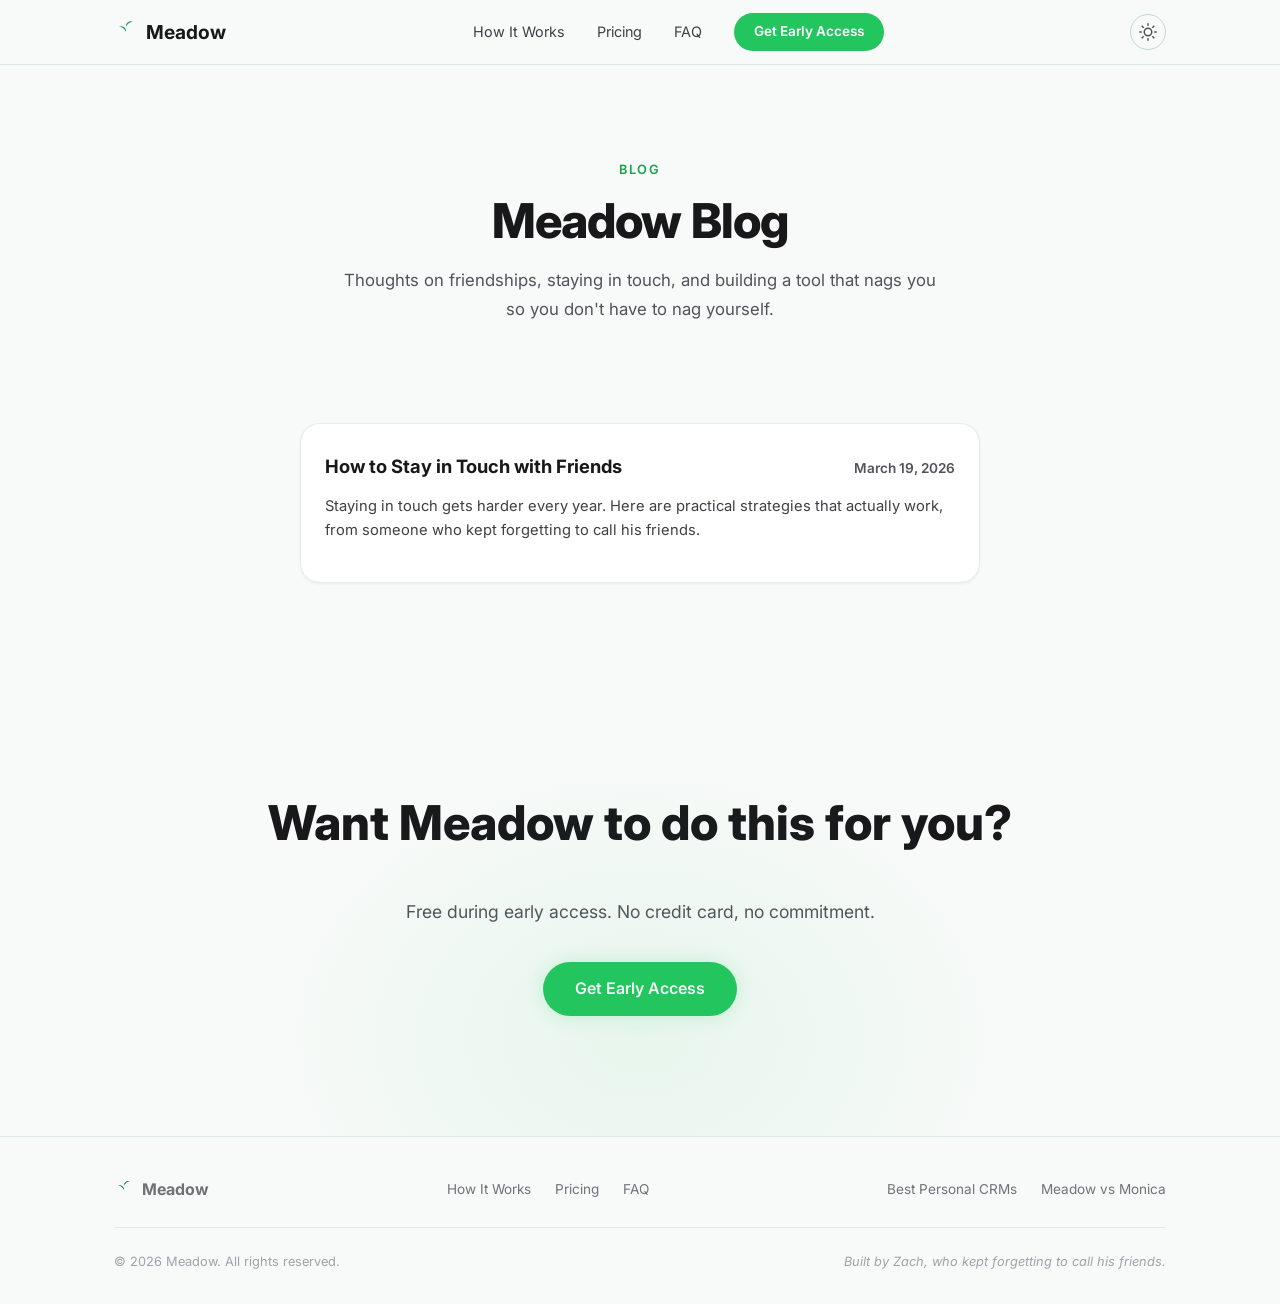
<file: blog/index.html>
<!DOCTYPE html>
<html lang="en" data-theme="light">
<head>
  <meta charset="UTF-8" />
  <meta name="viewport" content="width=device-width, initial-scale=1.0" />
  <title>Blog | Meadow</title>
  <meta name="description" content="Articles about maintaining friendships, personal CRM tools, and using AI to stay in touch with the people who matter." />
  <link rel="canonical" href="https://zachmeditates.github.io/meadow-site/blog/" />
  <meta name="theme-color" content="#22c55e" />

  <meta property="og:title" content="Blog | Meadow" />
  <meta property="og:description" content="Articles about maintaining friendships, personal CRM tools, and using AI to stay in touch." />
  <meta property="og:url" content="https://zachmeditates.github.io/meadow-site/blog/" />
  <meta property="og:type" content="website" />
  <meta property="og:site_name" content="Meadow" />
  <meta property="og:image" content="https://zachmeditates.github.io/meadow-site/og-image.jpg" />

  <link rel="icon" type="image/svg+xml" href="../favicon.svg" />
  <link rel="preconnect" href="https://fonts.googleapis.com" />
  <link rel="preconnect" href="https://fonts.gstatic.com" crossorigin />
  <link href="https://fonts.googleapis.com/css2?family=Inter:wght@400;500;600;700;800&display=swap" rel="stylesheet" />
  <link rel="stylesheet" href="../style.css?v=14" />
</head>
<body>

  <nav class="nav">
    <div class="nav__inner">
      <a href="../index.html" class="nav__logo">
        <svg class="nav__icon" viewBox="0 0 24 24" fill="currentColor" role="img" aria-label="Meadow logo"><path d="M12 22v-9m0-1c-1-3-5-6-8-5 4-2 7 0 8 3m0-3c1-3 5-6 8-5-4-2-7 0-8 3m0-5c-.5-3-2-6-4-7 3 0 4 3 4 5m0-5c.5-3 2-6 4-7-3 0-4 3-4 5"/></svg>
        Meadow
      </a>
      <div class="nav__links">
        <a href="../index.html#how-it-works">How It Works</a>
        <a href="../index.html#pricing">Pricing</a>
        <a href="../index.html#faq">FAQ</a>
        <a href="../index.html#signup" class="btn btn--sm">Get Early Access</a>
      </div>
      <div class="nav__right">
        <button class="theme-toggle" aria-label="Toggle theme" id="theme-btn">
          <svg class="theme-toggle__dark" viewBox="0 0 24 24" fill="none" stroke="currentColor" stroke-width="2" stroke-linecap="round" stroke-linejoin="round"><path d="M21 12.79A9 9 0 1 1 11.21 3 7 7 0 0 0 21 12.79z"/></svg>
          <svg class="theme-toggle__light" viewBox="0 0 24 24" fill="none" stroke="currentColor" stroke-width="2" stroke-linecap="round" stroke-linejoin="round"><circle cx="12" cy="12" r="5"/><line x1="12" y1="1" x2="12" y2="3"/><line x1="12" y1="21" x2="12" y2="23"/><line x1="4.22" y1="4.22" x2="5.64" y2="5.64"/><line x1="18.36" y1="18.36" x2="19.78" y2="19.78"/><line x1="1" y1="12" x2="3" y2="12"/><line x1="21" y1="12" x2="23" y2="12"/><line x1="4.22" y1="19.78" x2="5.64" y2="18.36"/><line x1="18.36" y1="5.64" x2="19.78" y2="4.22"/></svg>
        </button>
        <button class="nav__mobile" aria-label="Menu" id="nav-mobile-btn">
          <svg viewBox="0 0 24 24" fill="none" stroke="currentColor" stroke-width="2"><path d="M3 12h18M3 6h18M3 18h18"/></svg>
        </button>
      </div>
    </div>
  </nav>

  <main>

  <section class="article-hero">
    <div class="container">
      <div class="section-label">Blog</div>
      <h1 class="article-hero__title">Meadow Blog</h1>
      <p class="article-hero__sub">Thoughts on friendships, staying in touch, and building a tool that nags you so you don't have to nag yourself.</p>
    </div>
  </section>

  <section class="article">
    <div class="container">
      <div class="article__body">

        <div class="tool-card" style="margin-bottom: 2rem;">
          <div class="tool-card__header">
            <span class="tool-card__name"><a href="stay-in-touch-with-friends.html" style="color: inherit; text-decoration: none;">How to Stay in Touch with Friends</a></span>
            <span class="tool-card__price">March 19, 2026</span>
          </div>
          <div class="tool-card__desc">Staying in touch gets harder every year. Here are practical strategies that actually work, from someone who kept forgetting to call his friends.</div>
        </div>

        <!-- Future articles will be added here as new cards -->

      </div>
    </div>
  </section>

  <section class="cta" id="blog-signup">
    <div class="container">
      <div class="cta__glow"></div>
      <h2 class="section-title">Want Meadow to do this for you?</h2>
      <p class="cta__sub">Free during early access. No credit card, no commitment.</p>
      <div style="text-align: center;">
        <a href="../index.html#signup" class="btn btn--lg">Get Early Access</a>
      </div>
    </div>
  </section>

  </main>

  <footer class="footer">
    <div class="container">
      <div class="footer__top">
        <div class="footer__brand">
          <svg class="footer__icon" viewBox="0 0 24 24" fill="currentColor"><path d="M12 22v-9m0-1c-1-3-5-6-8-5 4-2 7 0 8 3m0-3c1-3 5-6 8-5-4-2-7 0-8 3m0-5c-.5-3-2-6-4-7 3 0 4 3 4 5m0-5c.5-3 2-6 4-7-3 0-4 3-4 5"/></svg>
          Meadow
        </div>
        <nav class="footer__links" aria-label="Footer navigation">
          <a href="../index.html#how-it-works">How It Works</a>
          <a href="../index.html#pricing">Pricing</a>
          <a href="../index.html#faq">FAQ</a>
        </nav>
        <nav class="footer__links" aria-label="Content pages">
          <a href="../best-personal-crm.html">Best Personal CRMs</a>
          <a href="../vs-monica.html">Meadow vs Monica</a>
        </nav>
      </div>
      <div class="footer__bottom">
        <div class="footer__copy">&copy; 2026 Meadow. All rights reserved.</div>
        <div class="footer__made">Built by Zach, who kept forgetting to call his friends.</div>
      </div>
    </div>
  </footer>

  <script>
    function toggleTheme() {
      var html = document.documentElement;
      var current = html.getAttribute('data-theme');
      var next = current === 'light' ? 'dark' : 'light';
      html.setAttribute('data-theme', next);
      localStorage.setItem('meadow-theme', next);
    }
    (function() {
      var saved = localStorage.getItem('meadow-theme');
      if (saved) document.documentElement.setAttribute('data-theme', saved);
    })();
    document.getElementById('theme-btn').addEventListener('click', toggleTheme);
    document.getElementById('nav-mobile-btn').addEventListener('click', function() {
      document.querySelector('.nav__links').classList.toggle('open');
    });
  </script>

</body>
</html>
</file>
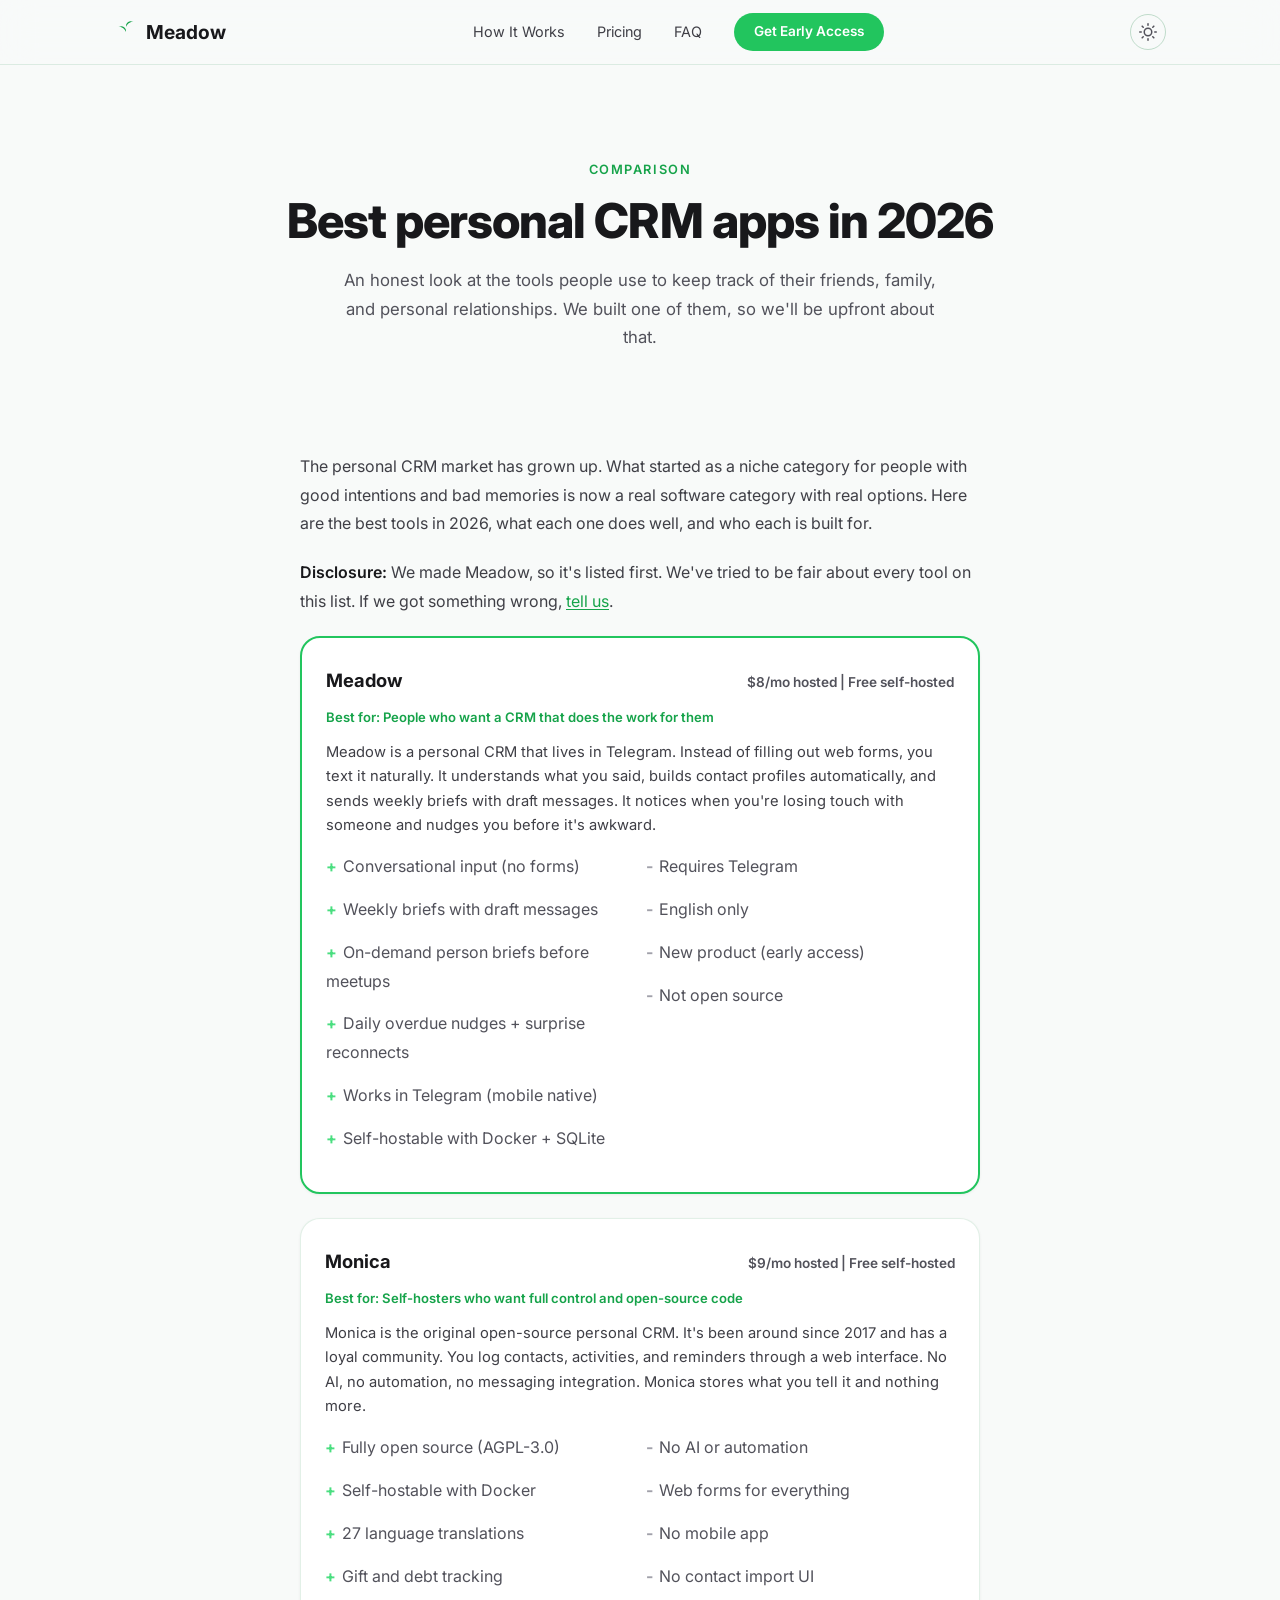
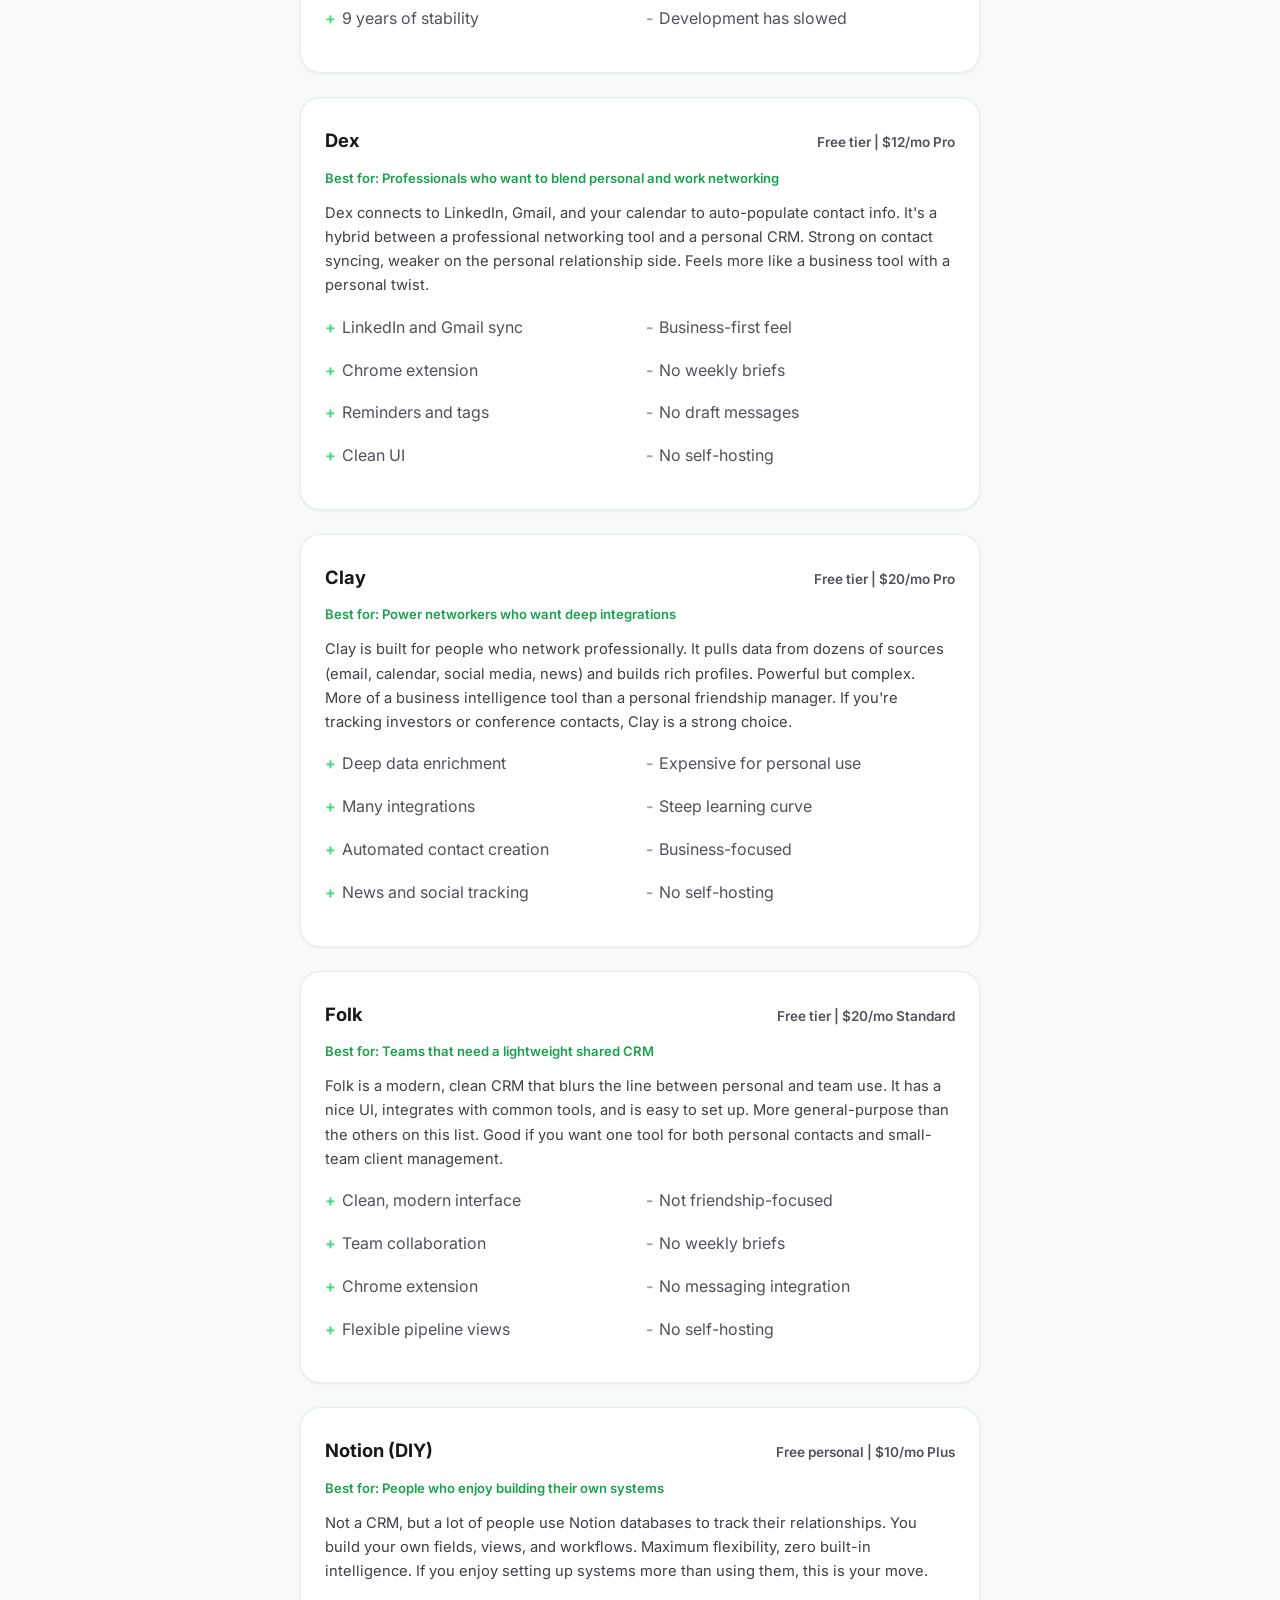
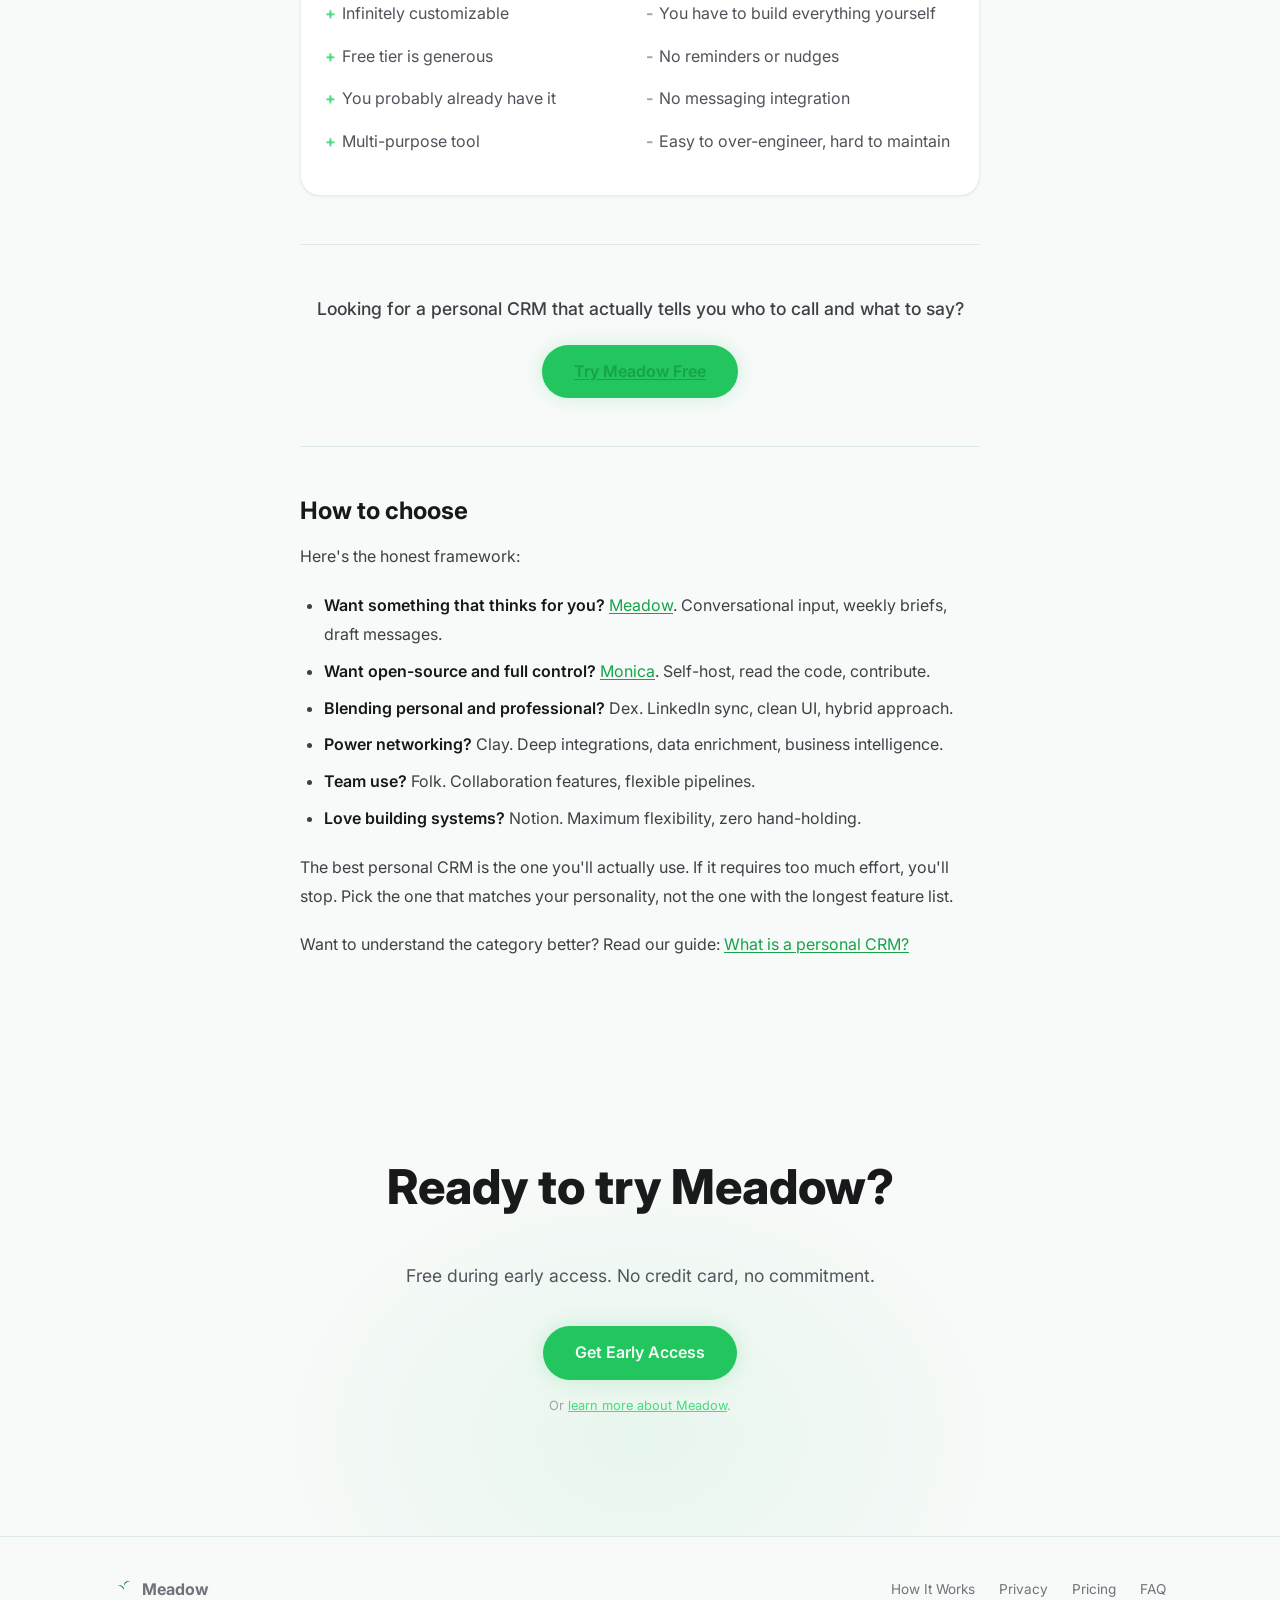
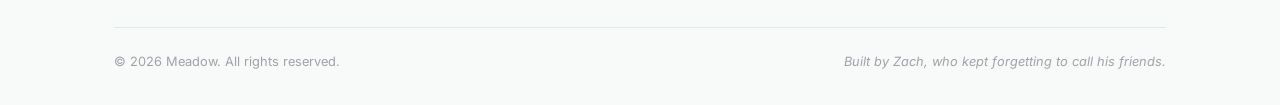
<file: best-personal-crm.html>
<!DOCTYPE html>
<html lang="en" data-theme="light">
<head>
  <meta charset="UTF-8" />
  <meta name="viewport" content="width=device-width, initial-scale=1.0" />
  <title>Best Personal CRM Apps in 2026 | Meadow</title>
  <meta name="description" content="Compare the best personal CRM apps in 2026: Meadow, Monica, Dex, Clay, Folk, and Notion. Honest reviews with pricing, pros, and cons for each tool." />
  <link rel="canonical" href="https://zachmeditates.github.io/meadow-site/best-personal-crm.html" />
  <meta name="theme-color" content="#22c55e" />

  <!-- Open Graph -->
  <meta property="og:title" content="Best Personal CRM Apps in 2026 | Meadow" />
  <meta property="og:description" content="Compare the best personal CRM apps in 2026. Honest reviews of Meadow, Monica, Dex, Clay, Folk, and Notion." />
  <meta property="og:url" content="https://zachmeditates.github.io/meadow-site/best-personal-crm.html" />
  <meta property="og:type" content="article" />
  <meta property="og:site_name" content="Meadow" />
  <meta property="og:image" content="https://zachmeditates.github.io/meadow-site/og-image.jpg" />

  <!-- Twitter Card -->
  <meta name="twitter:card" content="summary_large_image" />
  <meta name="twitter:title" content="Best Personal CRM Apps in 2026 | Meadow" />
  <meta name="twitter:description" content="Compare the best personal CRM apps in 2026. Honest reviews of Meadow, Monica, Dex, Clay, Folk, and Notion." />
  <meta name="twitter:image" content="https://zachmeditates.github.io/meadow-site/og-image.jpg" />

  <link rel="icon" type="image/svg+xml" href="favicon.svg" />
  <link rel="preconnect" href="https://fonts.googleapis.com" />
  <link rel="preconnect" href="https://fonts.gstatic.com" crossorigin />
  <link href="https://fonts.googleapis.com/css2?family=Inter:wght@400;500;600;700;800&display=swap" rel="stylesheet" />
  <link rel="stylesheet" href="style.css?v=14" />

  <!-- Structured Data -->
  <script type="application/ld+json">
  {
    "@context": "https://schema.org",
    "@type": "Article",
    "headline": "Best Personal CRM Apps in 2026",
    "description": "An honest comparison of the best personal CRM tools for managing friendships and personal relationships in 2026.",
    "author": {
      "@type": "Person",
      "name": "Zach"
    },
    "publisher": {
      "@type": "Organization",
      "name": "Meadow"
    },
    "datePublished": "2026-03-16",
    "url": "https://zachmeditates.github.io/meadow-site/best-personal-crm.html"
  }
  </script>
</head>
<body>

  <!-- NAV -->
  <nav class="nav">
    <div class="nav__inner">
      <a href="index.html" class="nav__logo">
        <svg class="nav__icon" viewBox="0 0 24 24" fill="currentColor" role="img" aria-label="Meadow logo"><path d="M12 22v-9m0-1c-1-3-5-6-8-5 4-2 7 0 8 3m0-3c1-3 5-6 8-5-4-2-7 0-8 3m0-5c-.5-3-2-6-4-7 3 0 4 3 4 5m0-5c.5-3 2-6 4-7-3 0-4 3-4 5"/></svg>
        Meadow
      </a>
      <div class="nav__links">
        <a href="index.html#how-it-works">How It Works</a>
        <a href="index.html#pricing">Pricing</a>
        <a href="index.html#faq">FAQ</a>
        <a href="index.html#signup" class="btn btn--sm">Get Early Access</a>
      </div>
      <div class="nav__right">
        <button class="theme-toggle" aria-label="Toggle theme" id="theme-btn">
          <svg class="theme-toggle__dark" viewBox="0 0 24 24" fill="none" stroke="currentColor" stroke-width="2" stroke-linecap="round" stroke-linejoin="round"><path d="M21 12.79A9 9 0 1 1 11.21 3 7 7 0 0 0 21 12.79z"/></svg>
          <svg class="theme-toggle__light" viewBox="0 0 24 24" fill="none" stroke="currentColor" stroke-width="2" stroke-linecap="round" stroke-linejoin="round"><circle cx="12" cy="12" r="5"/><line x1="12" y1="1" x2="12" y2="3"/><line x1="12" y1="21" x2="12" y2="23"/><line x1="4.22" y1="4.22" x2="5.64" y2="5.64"/><line x1="18.36" y1="18.36" x2="19.78" y2="19.78"/><line x1="1" y1="12" x2="3" y2="12"/><line x1="21" y1="12" x2="23" y2="12"/><line x1="4.22" y1="19.78" x2="5.64" y2="18.36"/><line x1="18.36" y1="5.64" x2="19.78" y2="4.22"/></svg>
        </button>
        <button class="nav__mobile" aria-label="Menu" id="nav-mobile-btn">
          <svg viewBox="0 0 24 24" fill="none" stroke="currentColor" stroke-width="2"><path d="M3 12h18M3 6h18M3 18h18"/></svg>
        </button>
      </div>
    </div>
  </nav>

  <main>

  <!-- HERO -->
  <section class="article-hero">
    <div class="container">
      <div class="section-label">Comparison</div>
      <h1 class="article-hero__title">Best personal CRM apps in 2026</h1>
      <p class="article-hero__sub">An honest look at the tools people use to keep track of their friends, family, and personal relationships. We built one of them, so we'll be upfront about that.</p>
    </div>
  </section>

  <!-- ARTICLE BODY -->
  <section class="article">
    <div class="container">
      <div class="article__body">

        <p>The personal CRM market has grown up. What started as a niche category for people with good intentions and bad memories is now a real software category with real options. Here are the best tools in 2026, what each one does well, and who each is built for.</p>
        <p><strong>Disclosure:</strong> We made Meadow, so it's listed first. We've tried to be fair about every tool on this list. If we got something wrong, <a href="mailto:zach.wallace@protonmail.com">tell us</a>.</p>

        <!-- MEADOW -->
        <div class="tool-card tool-card--featured">
          <div class="tool-card__header">
            <span class="tool-card__name">Meadow</span>
            <span class="tool-card__price">$8/mo hosted | Free self-hosted</span>
          </div>
          <div class="tool-card__best">Best for: People who want a CRM that does the work for them</div>
          <div class="tool-card__desc">Meadow is a personal CRM that lives in Telegram. Instead of filling out web forms, you text it naturally. It understands what you said, builds contact profiles automatically, and sends weekly briefs with draft messages. It notices when you're losing touch with someone and nudges you before it's awkward.</div>
          <div class="tool-card__pros-cons">
            <div class="tool-card__pros">
              <ul>
                <li>Conversational input (no forms)</li>
                <li>Weekly briefs with draft messages</li>
                <li>On-demand person briefs before meetups</li>
                <li>Daily overdue nudges + surprise reconnects</li>
                <li>Works in Telegram (mobile native)</li>
                <li>Self-hostable with Docker + SQLite</li>
              </ul>
            </div>
            <div class="tool-card__cons">
              <ul>
                <li>Requires Telegram</li>
                <li>English only</li>
                <li>New product (early access)</li>
                <li>Not open source</li>
              </ul>
            </div>
          </div>
        </div>

        <!-- MONICA -->
        <div class="tool-card">
          <div class="tool-card__header">
            <span class="tool-card__name">Monica</span>
            <span class="tool-card__price">$9/mo hosted | Free self-hosted</span>
          </div>
          <div class="tool-card__best">Best for: Self-hosters who want full control and open-source code</div>
          <div class="tool-card__desc">Monica is the original open-source personal CRM. It's been around since 2017 and has a loyal community. You log contacts, activities, and reminders through a web interface. No AI, no automation, no messaging integration. Monica stores what you tell it and nothing more.</div>
          <div class="tool-card__pros-cons">
            <div class="tool-card__pros">
              <ul>
                <li>Fully open source (AGPL-3.0)</li>
                <li>Self-hostable with Docker</li>
                <li>27 language translations</li>
                <li>Gift and debt tracking</li>
                <li>9 years of stability</li>
              </ul>
            </div>
            <div class="tool-card__cons">
              <ul>
                <li>No AI or automation</li>
                <li>Web forms for everything</li>
                <li>No mobile app</li>
                <li>No contact import UI</li>
                <li>Development has slowed</li>
              </ul>
            </div>
          </div>
        </div>

        <!-- DEX -->
        <div class="tool-card">
          <div class="tool-card__header">
            <span class="tool-card__name">Dex</span>
            <span class="tool-card__price">Free tier | $12/mo Pro</span>
          </div>
          <div class="tool-card__best">Best for: Professionals who want to blend personal and work networking</div>
          <div class="tool-card__desc">Dex connects to LinkedIn, Gmail, and your calendar to auto-populate contact info. It's a hybrid between a professional networking tool and a personal CRM. Strong on contact syncing, weaker on the personal relationship side. Feels more like a business tool with a personal twist.</div>
          <div class="tool-card__pros-cons">
            <div class="tool-card__pros">
              <ul>
                <li>LinkedIn and Gmail sync</li>
                <li>Chrome extension</li>
                <li>Reminders and tags</li>
                <li>Clean UI</li>
              </ul>
            </div>
            <div class="tool-card__cons">
              <ul>
                <li>Business-first feel</li>
                <li>No weekly briefs</li>
                <li>No draft messages</li>
                <li>No self-hosting</li>
              </ul>
            </div>
          </div>
        </div>

        <!-- CLAY -->
        <div class="tool-card">
          <div class="tool-card__header">
            <span class="tool-card__name">Clay</span>
            <span class="tool-card__price">Free tier | $20/mo Pro</span>
          </div>
          <div class="tool-card__best">Best for: Power networkers who want deep integrations</div>
          <div class="tool-card__desc">Clay is built for people who network professionally. It pulls data from dozens of sources (email, calendar, social media, news) and builds rich profiles. Powerful but complex. More of a business intelligence tool than a personal friendship manager. If you're tracking investors or conference contacts, Clay is a strong choice.</div>
          <div class="tool-card__pros-cons">
            <div class="tool-card__pros">
              <ul>
                <li>Deep data enrichment</li>
                <li>Many integrations</li>
                <li>Automated contact creation</li>
                <li>News and social tracking</li>
              </ul>
            </div>
            <div class="tool-card__cons">
              <ul>
                <li>Expensive for personal use</li>
                <li>Steep learning curve</li>
                <li>Business-focused</li>
                <li>No self-hosting</li>
              </ul>
            </div>
          </div>
        </div>

        <!-- FOLK -->
        <div class="tool-card">
          <div class="tool-card__header">
            <span class="tool-card__name">Folk</span>
            <span class="tool-card__price">Free tier | $20/mo Standard</span>
          </div>
          <div class="tool-card__best">Best for: Teams that need a lightweight shared CRM</div>
          <div class="tool-card__desc">Folk is a modern, clean CRM that blurs the line between personal and team use. It has a nice UI, integrates with common tools, and is easy to set up. More general-purpose than the others on this list. Good if you want one tool for both personal contacts and small-team client management.</div>
          <div class="tool-card__pros-cons">
            <div class="tool-card__pros">
              <ul>
                <li>Clean, modern interface</li>
                <li>Team collaboration</li>
                <li>Chrome extension</li>
                <li>Flexible pipeline views</li>
              </ul>
            </div>
            <div class="tool-card__cons">
              <ul>
                <li>Not friendship-focused</li>
                <li>No weekly briefs</li>
                <li>No messaging integration</li>
                <li>No self-hosting</li>
              </ul>
            </div>
          </div>
        </div>

        <!-- NOTION -->
        <div class="tool-card">
          <div class="tool-card__header">
            <span class="tool-card__name">Notion (DIY)</span>
            <span class="tool-card__price">Free personal | $10/mo Plus</span>
          </div>
          <div class="tool-card__best">Best for: People who enjoy building their own systems</div>
          <div class="tool-card__desc">Not a CRM, but a lot of people use Notion databases to track their relationships. You build your own fields, views, and workflows. Maximum flexibility, zero built-in intelligence. If you enjoy setting up systems more than using them, this is your move.</div>
          <div class="tool-card__pros-cons">
            <div class="tool-card__pros">
              <ul>
                <li>Infinitely customizable</li>
                <li>Free tier is generous</li>
                <li>You probably already have it</li>
                <li>Multi-purpose tool</li>
              </ul>
            </div>
            <div class="tool-card__cons">
              <ul>
                <li>You have to build everything yourself</li>
                <li>No reminders or nudges</li>
                <li>No messaging integration</li>
                <li>Easy to over-engineer, hard to maintain</li>
              </ul>
            </div>
          </div>
        </div>

        <div class="article__cta">
          <p>Looking for a personal CRM that actually tells you who to call and what to say?</p>
          <a href="index.html#signup" class="btn btn--lg">Try Meadow Free</a>
        </div>

        <h2>How to choose</h2>
        <p>Here's the honest framework:</p>
        <ul>
          <li><strong>Want something that thinks for you?</strong> <a href="index.html">Meadow</a>. Conversational input, weekly briefs, draft messages.</li>
          <li><strong>Want open-source and full control?</strong> <a href="vs-monica.html">Monica</a>. Self-host, read the code, contribute.</li>
          <li><strong>Blending personal and professional?</strong> Dex. LinkedIn sync, clean UI, hybrid approach.</li>
          <li><strong>Power networking?</strong> Clay. Deep integrations, data enrichment, business intelligence.</li>
          <li><strong>Team use?</strong> Folk. Collaboration features, flexible pipelines.</li>
          <li><strong>Love building systems?</strong> Notion. Maximum flexibility, zero hand-holding.</li>
        </ul>
        <p>The best personal CRM is the one you'll actually use. If it requires too much effort, you'll stop. Pick the one that matches your personality, not the one with the longest feature list.</p>

        <p>Want to understand the category better? Read our guide: <a href="what-is-personal-crm.html">What is a personal CRM?</a></p>

      </div>
    </div>
  </section>

  <!-- CTA -->
  <section class="cta" id="listicle-signup">
    <div class="container">
      <div class="cta__glow"></div>
      <h2 class="section-title">Ready to try Meadow?</h2>
      <p class="cta__sub">Free during early access. No credit card, no commitment.</p>
      <div style="text-align: center;">
        <a href="index.html#signup" class="btn btn--lg">Get Early Access</a>
      </div>
      <p class="cta__fine" style="margin-top: 16px;">Or <a href="index.html" style="color: var(--green-400); text-decoration: underline;">learn more about Meadow</a>.</p>
    </div>
  </section>

  </main>

  <!-- FOOTER -->
  <footer class="footer">
    <div class="container">
      <div class="footer__top">
        <div class="footer__brand">
          <svg class="footer__icon" viewBox="0 0 24 24" fill="currentColor"><path d="M12 22v-9m0-1c-1-3-5-6-8-5 4-2 7 0 8 3m0-3c1-3 5-6 8-5-4-2-7 0-8 3m0-5c-.5-3-2-6-4-7 3 0 4 3 4 5m0-5c.5-3 2-6 4-7-3 0-4 3-4 5"/></svg>
          Meadow
        </div>
        <nav class="footer__links" aria-label="Footer navigation">
          <a href="index.html#how-it-works">How It Works</a>
          <a href="index.html#privacy">Privacy</a>
          <a href="index.html#pricing">Pricing</a>
          <a href="index.html#faq">FAQ</a>
        </nav>
      </div>
      <div class="footer__bottom">
        <div class="footer__copy">&copy; 2026 Meadow. All rights reserved.</div>
        <div class="footer__made">Built by Zach, who kept forgetting to call his friends.</div>
      </div>
    </div>
  </footer>

  <script>
    function toggleTheme() {
      var html = document.documentElement;
      var current = html.getAttribute('data-theme');
      var next = current === 'light' ? 'dark' : 'light';
      html.setAttribute('data-theme', next);
      localStorage.setItem('meadow-theme', next);
    }
    (function() {
      var saved = localStorage.getItem('meadow-theme');
      if (saved) document.documentElement.setAttribute('data-theme', saved);
    })();
    document.getElementById('theme-btn').addEventListener('click', toggleTheme);
    document.getElementById('nav-mobile-btn').addEventListener('click', function() {
      document.querySelector('.nav__links').classList.toggle('open');
    });
  </script>

</body>
</html>
</file>
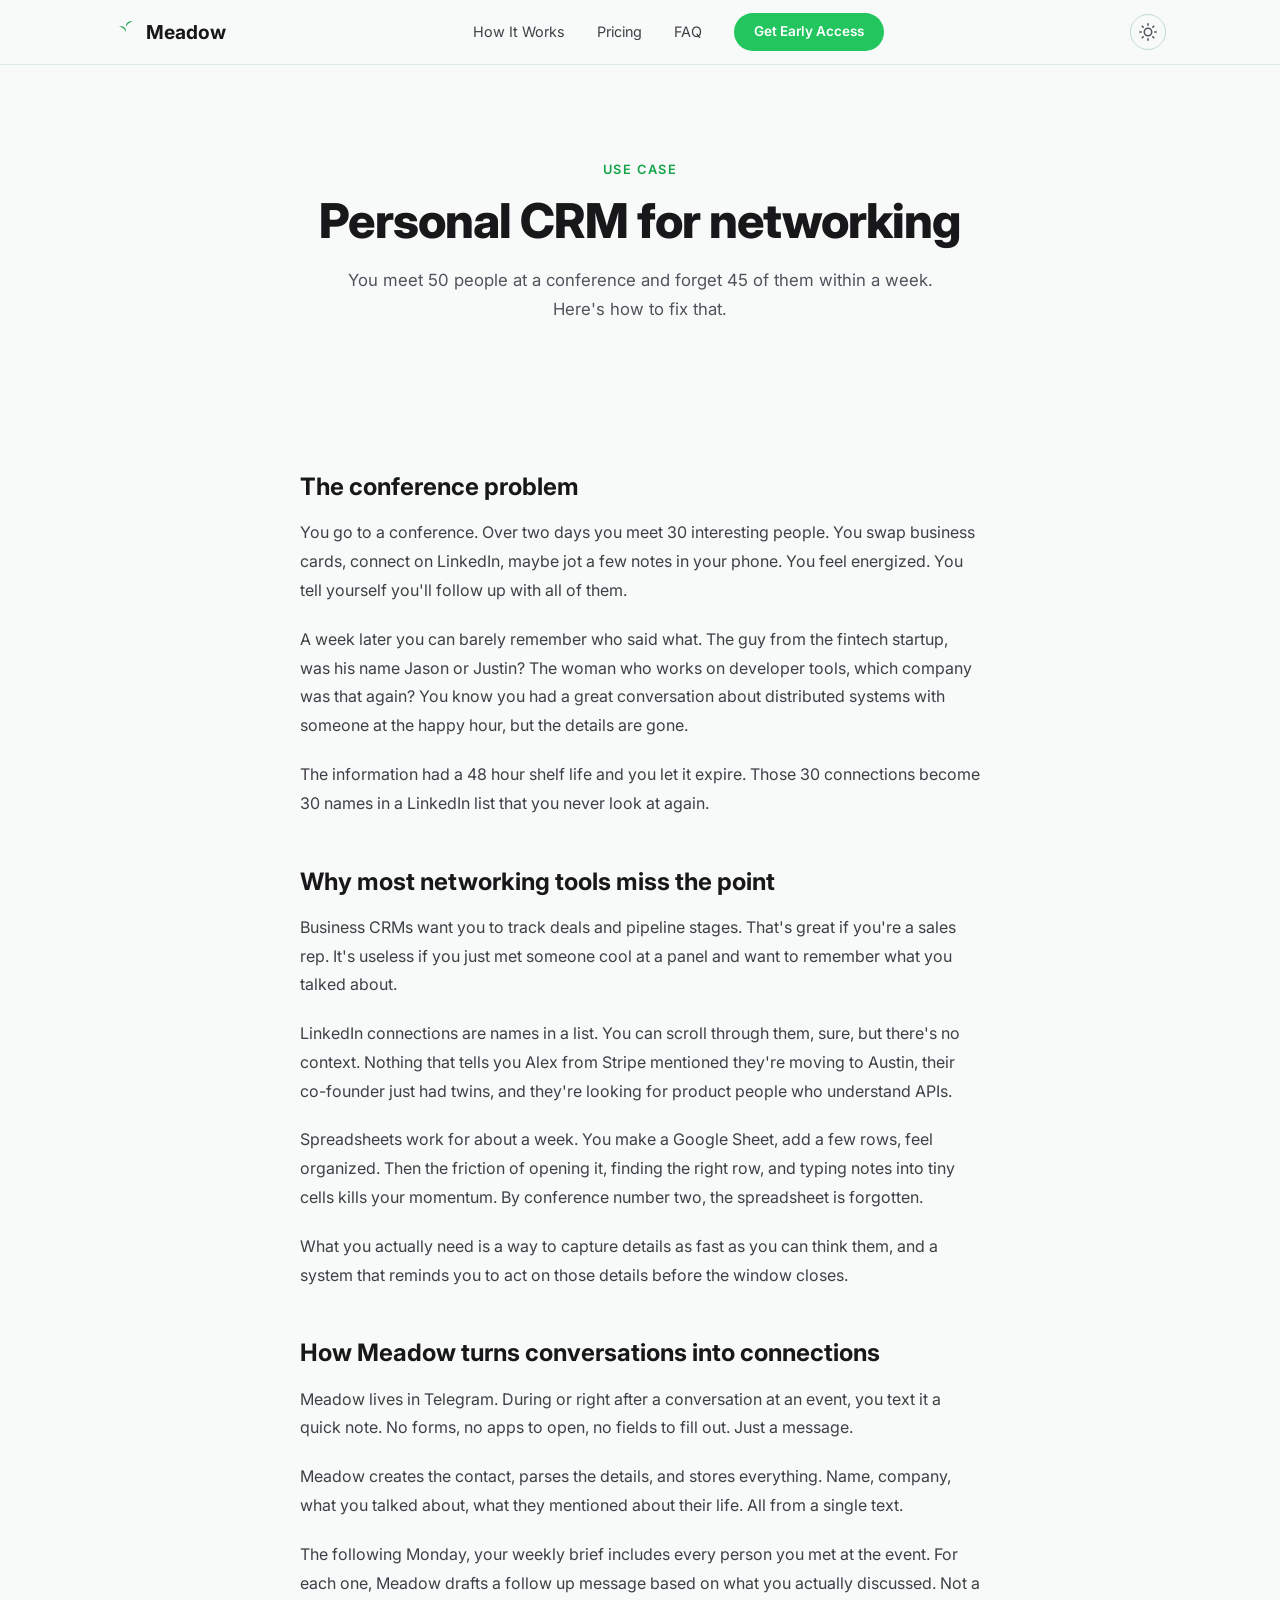
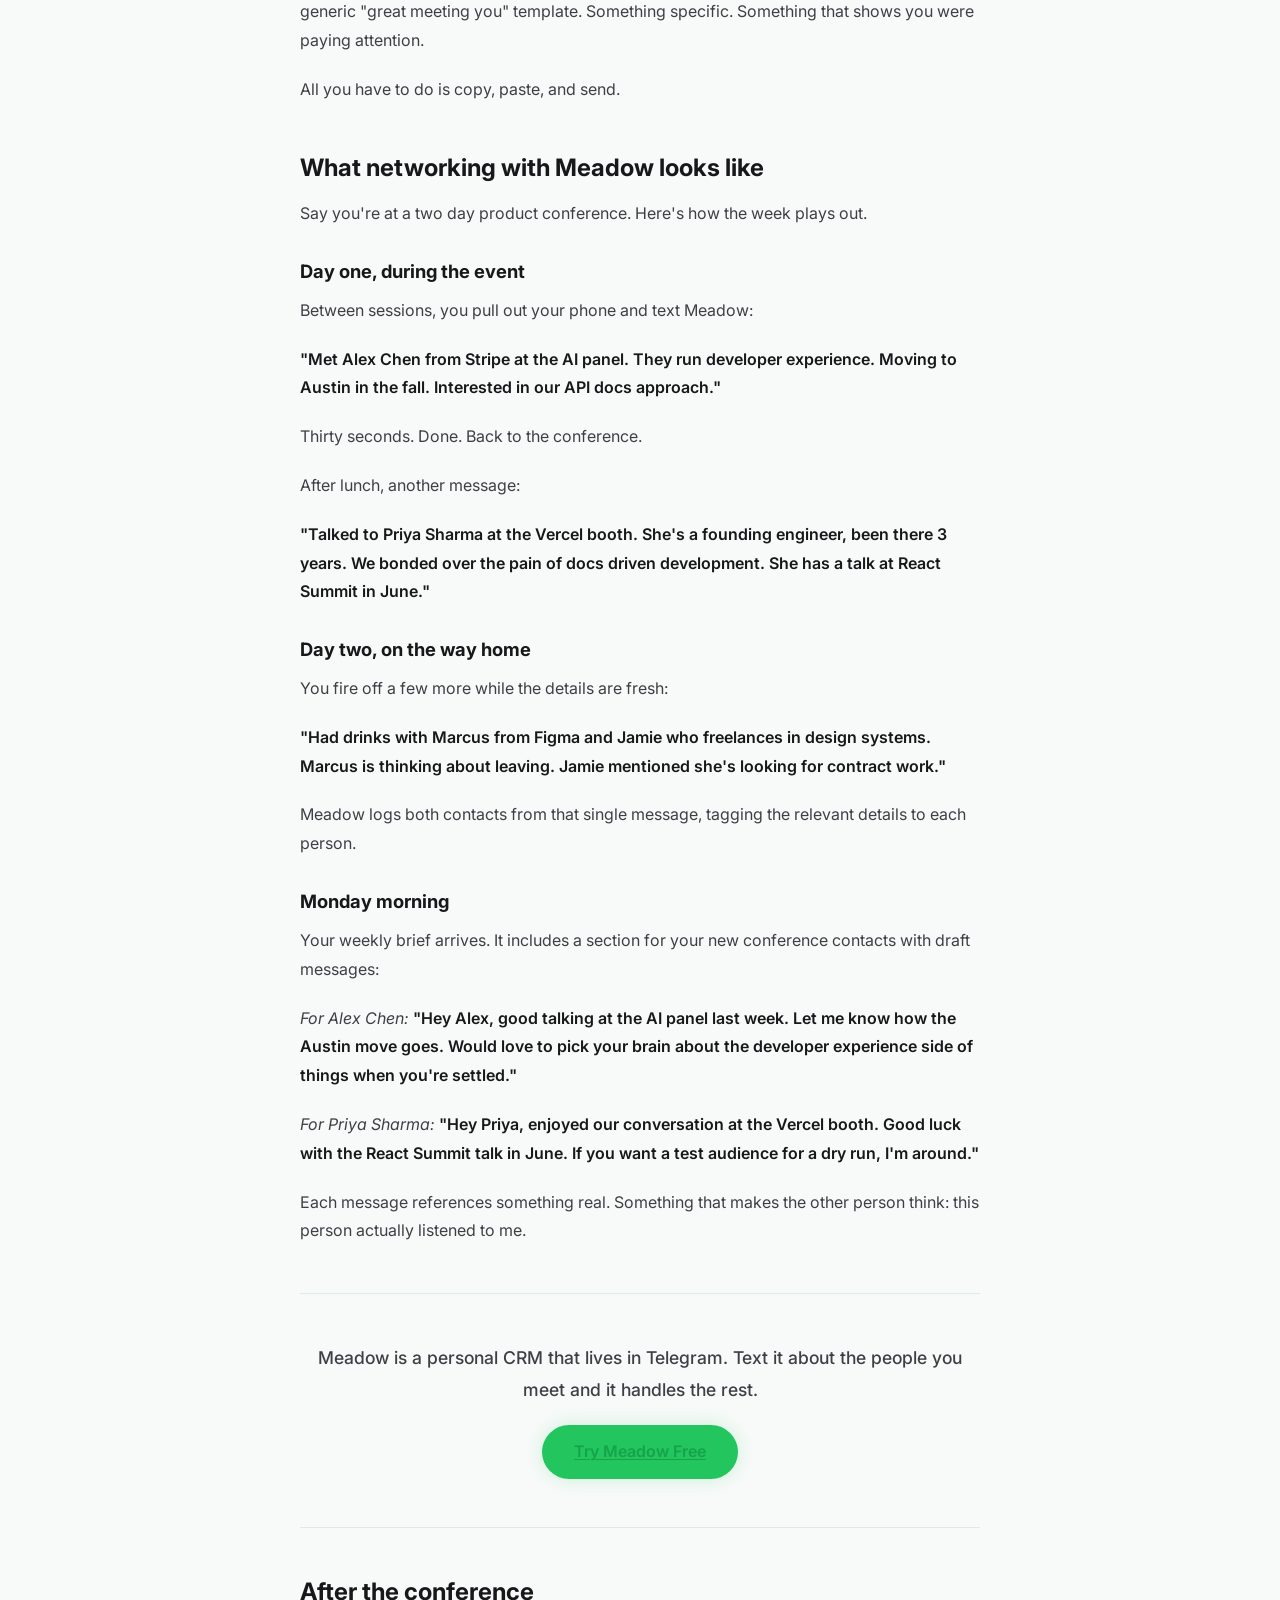
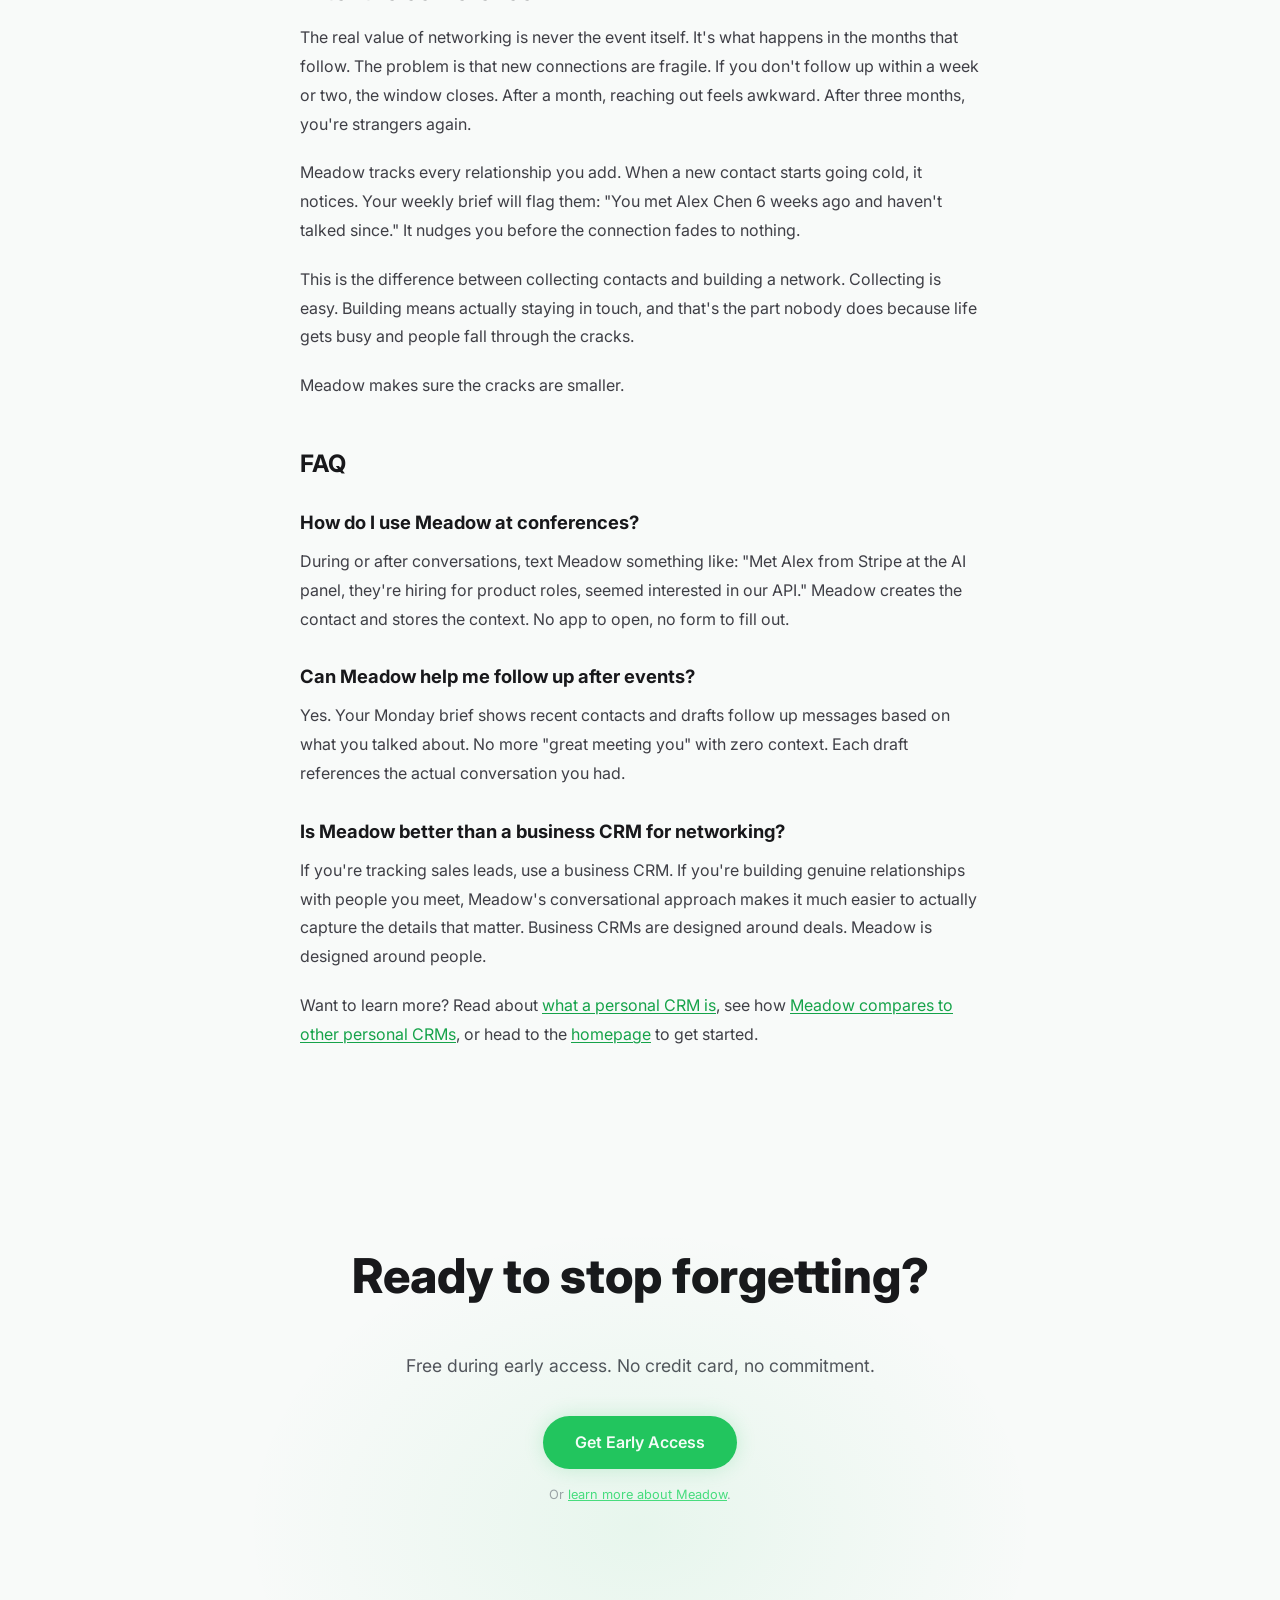
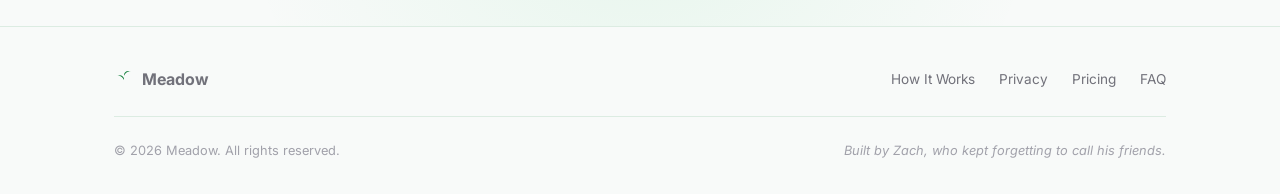
<file: personal-crm-for-networking.html>
<!DOCTYPE html>
<html lang="en" data-theme="light">
<head>
  <meta charset="UTF-8" />
  <meta name="viewport" content="width=device-width, initial-scale=1.0" />
  <title>Personal CRM for Networking | Meadow</title>
  <meta name="description" content="You meet 50 people at a conference and forget 45 of them within a week. Meadow remembers everyone you tell it about and helps you follow up." />
  <link rel="canonical" href="https://zachmeditates.github.io/meadow-site/personal-crm-for-networking.html" />
  <meta name="theme-color" content="#22c55e" />

  <!-- Open Graph -->
  <meta property="og:title" content="Personal CRM for Networking | Meadow" />
  <meta property="og:description" content="You meet 50 people at a conference and forget 45 of them within a week. Meadow remembers everyone you tell it about and helps you follow up." />
  <meta property="og:url" content="https://zachmeditates.github.io/meadow-site/personal-crm-for-networking.html" />
  <meta property="og:type" content="article" />
  <meta property="og:site_name" content="Meadow" />
  <meta property="og:image" content="https://zachmeditates.github.io/meadow-site/og-image.jpg" />

  <!-- Twitter Card -->
  <meta name="twitter:card" content="summary_large_image" />
  <meta name="twitter:title" content="Personal CRM for Networking | Meadow" />
  <meta name="twitter:description" content="You meet 50 people at a conference and forget 45 of them within a week. Meadow remembers everyone you tell it about and helps you follow up." />
  <meta name="twitter:image" content="https://zachmeditates.github.io/meadow-site/og-image.jpg" />

  <link rel="icon" type="image/svg+xml" href="favicon.svg" />
  <link rel="preconnect" href="https://fonts.googleapis.com" />
  <link rel="preconnect" href="https://fonts.gstatic.com" crossorigin />
  <link href="https://fonts.googleapis.com/css2?family=Inter:wght@400;500;600;700;800&display=swap" rel="stylesheet" />
  <link rel="stylesheet" href="style.css?v=14" />

  <!-- Structured Data -->
  <script type="application/ld+json">
  {
    "@context": "https://schema.org",
    "@type": "Article",
    "headline": "Personal CRM for Networking",
    "description": "You meet 50 people at a conference and forget 45 of them within a week. Meadow remembers everyone you tell it about and helps you follow up.",
    "author": {
      "@type": "Person",
      "name": "Zach"
    },
    "publisher": {
      "@type": "Organization",
      "name": "Meadow"
    },
    "datePublished": "2026-03-16",
    "url": "https://zachmeditates.github.io/meadow-site/personal-crm-for-networking.html"
  }
  </script>
  <script type="application/ld+json">
  {
    "@context": "https://schema.org",
    "@type": "FAQPage",
    "mainEntity": [
      {
        "@type": "Question",
        "name": "How do I use Meadow at conferences?",
        "acceptedAnswer": {
          "@type": "Answer",
          "text": "During or after conversations, text Meadow: 'Met Alex from Stripe at the AI panel, they're hiring for product roles, seemed interested in our API.' Meadow creates the contact and stores the context."
        }
      },
      {
        "@type": "Question",
        "name": "Can Meadow help me follow up after events?",
        "acceptedAnswer": {
          "@type": "Answer",
          "text": "Yes. Your Monday brief shows recent contacts and drafts follow-up messages based on what you talked about. No more 'great meeting you' with zero context."
        }
      },
      {
        "@type": "Question",
        "name": "Is Meadow better than a business CRM for networking?",
        "acceptedAnswer": {
          "@type": "Answer",
          "text": "If you're tracking sales leads, use a business CRM. If you're building genuine relationships with people you meet, Meadow's conversational approach makes it much easier to actually capture the details that matter."
        }
      }
    ]
  }
  </script>
</head>
<body>

  <!-- NAV -->
  <nav class="nav">
    <div class="nav__inner">
      <a href="index.html" class="nav__logo">
        <svg class="nav__icon" viewBox="0 0 24 24" fill="currentColor" role="img" aria-label="Meadow logo"><path d="M12 22v-9m0-1c-1-3-5-6-8-5 4-2 7 0 8 3m0-3c1-3 5-6 8-5-4-2-7 0-8 3m0-5c-.5-3-2-6-4-7 3 0 4 3 4 5m0-5c.5-3 2-6 4-7-3 0-4 3-4 5"/></svg>
        Meadow
      </a>
      <div class="nav__links">
        <a href="index.html#how-it-works">How It Works</a>
        <a href="index.html#pricing">Pricing</a>
        <a href="index.html#faq">FAQ</a>
        <a href="index.html#signup" class="btn btn--sm">Get Early Access</a>
      </div>
      <div class="nav__right">
        <button class="theme-toggle" aria-label="Toggle theme" id="theme-btn">
          <svg class="theme-toggle__dark" viewBox="0 0 24 24" fill="none" stroke="currentColor" stroke-width="2" stroke-linecap="round" stroke-linejoin="round"><path d="M21 12.79A9 9 0 1 1 11.21 3 7 7 0 0 0 21 12.79z"/></svg>
          <svg class="theme-toggle__light" viewBox="0 0 24 24" fill="none" stroke="currentColor" stroke-width="2" stroke-linecap="round" stroke-linejoin="round"><circle cx="12" cy="12" r="5"/><line x1="12" y1="1" x2="12" y2="3"/><line x1="12" y1="21" x2="12" y2="23"/><line x1="4.22" y1="4.22" x2="5.64" y2="5.64"/><line x1="18.36" y1="18.36" x2="19.78" y2="19.78"/><line x1="1" y1="12" x2="3" y2="12"/><line x1="21" y1="12" x2="23" y2="12"/><line x1="4.22" y1="19.78" x2="5.64" y2="18.36"/><line x1="18.36" y1="5.64" x2="19.78" y2="4.22"/></svg>
        </button>
        <button class="nav__mobile" aria-label="Menu" id="nav-mobile-btn">
          <svg viewBox="0 0 24 24" fill="none" stroke="currentColor" stroke-width="2"><path d="M3 12h18M3 6h18M3 18h18"/></svg>
        </button>
      </div>
    </div>
  </nav>

  <main>

  <!-- HERO -->
  <section class="article-hero">
    <div class="container">
      <div class="section-label">Use Case</div>
      <h1 class="article-hero__title">Personal CRM for networking</h1>
      <p class="article-hero__sub">You meet 50 people at a conference and forget 45 of them within a week. Here's how to fix that.</p>
    </div>
  </section>

  <!-- ARTICLE BODY -->
  <section class="article">
    <div class="container">
      <div class="article__body">

        <h2>The conference problem</h2>
        <p>You go to a conference. Over two days you meet 30 interesting people. You swap business cards, connect on LinkedIn, maybe jot a few notes in your phone. You feel energized. You tell yourself you'll follow up with all of them.</p>
        <p>A week later you can barely remember who said what. The guy from the fintech startup, was his name Jason or Justin? The woman who works on developer tools, which company was that again? You know you had a great conversation about distributed systems with someone at the happy hour, but the details are gone.</p>
        <p>The information had a 48 hour shelf life and you let it expire. Those 30 connections become 30 names in a LinkedIn list that you never look at again.</p>

        <h2>Why most networking tools miss the point</h2>
        <p>Business CRMs want you to track deals and pipeline stages. That's great if you're a sales rep. It's useless if you just met someone cool at a panel and want to remember what you talked about.</p>
        <p>LinkedIn connections are names in a list. You can scroll through them, sure, but there's no context. Nothing that tells you Alex from Stripe mentioned they're moving to Austin, their co-founder just had twins, and they're looking for product people who understand APIs.</p>
        <p>Spreadsheets work for about a week. You make a Google Sheet, add a few rows, feel organized. Then the friction of opening it, finding the right row, and typing notes into tiny cells kills your momentum. By conference number two, the spreadsheet is forgotten.</p>
        <p>What you actually need is a way to capture details as fast as you can think them, and a system that reminds you to act on those details before the window closes.</p>

        <h2>How Meadow turns conversations into connections</h2>
        <p>Meadow lives in Telegram. During or right after a conversation at an event, you text it a quick note. No forms, no apps to open, no fields to fill out. Just a message.</p>
        <p>Meadow creates the contact, parses the details, and stores everything. Name, company, what you talked about, what they mentioned about their life. All from a single text.</p>
        <p>The following Monday, your weekly brief includes every person you met at the event. For each one, Meadow drafts a follow up message based on what you actually discussed. Not a generic "great meeting you" template. Something specific. Something that shows you were paying attention.</p>
        <p>All you have to do is copy, paste, and send.</p>

        <h2>What networking with Meadow looks like</h2>
        <p>Say you're at a two day product conference. Here's how the week plays out.</p>

        <h3>Day one, during the event</h3>
        <p>Between sessions, you pull out your phone and text Meadow:</p>
        <p><strong>"Met Alex Chen from Stripe at the AI panel. They run developer experience. Moving to Austin in the fall. Interested in our API docs approach."</strong></p>
        <p>Thirty seconds. Done. Back to the conference.</p>
        <p>After lunch, another message:</p>
        <p><strong>"Talked to Priya Sharma at the Vercel booth. She's a founding engineer, been there 3 years. We bonded over the pain of docs driven development. She has a talk at React Summit in June."</strong></p>

        <h3>Day two, on the way home</h3>
        <p>You fire off a few more while the details are fresh:</p>
        <p><strong>"Had drinks with Marcus from Figma and Jamie who freelances in design systems. Marcus is thinking about leaving. Jamie mentioned she's looking for contract work."</strong></p>
        <p>Meadow logs both contacts from that single message, tagging the relevant details to each person.</p>

        <h3>Monday morning</h3>
        <p>Your weekly brief arrives. It includes a section for your new conference contacts with draft messages:</p>
        <p><em>For Alex Chen:</em> <strong>"Hey Alex, good talking at the AI panel last week. Let me know how the Austin move goes. Would love to pick your brain about the developer experience side of things when you're settled."</strong></p>
        <p><em>For Priya Sharma:</em> <strong>"Hey Priya, enjoyed our conversation at the Vercel booth. Good luck with the React Summit talk in June. If you want a test audience for a dry run, I'm around."</strong></p>
        <p>Each message references something real. Something that makes the other person think: this person actually listened to me.</p>

        <div class="article__cta">
          <p>Meadow is a personal CRM that lives in Telegram. Text it about the people you meet and it handles the rest.</p>
          <a href="index.html#signup" class="btn btn--lg">Try Meadow Free</a>
        </div>

        <h2>After the conference</h2>
        <p>The real value of networking is never the event itself. It's what happens in the months that follow. The problem is that new connections are fragile. If you don't follow up within a week or two, the window closes. After a month, reaching out feels awkward. After three months, you're strangers again.</p>
        <p>Meadow tracks every relationship you add. When a new contact starts going cold, it notices. Your weekly brief will flag them: "You met Alex Chen 6 weeks ago and haven't talked since." It nudges you before the connection fades to nothing.</p>
        <p>This is the difference between collecting contacts and building a network. Collecting is easy. Building means actually staying in touch, and that's the part nobody does because life gets busy and people fall through the cracks.</p>
        <p>Meadow makes sure the cracks are smaller.</p>

        <h2>FAQ</h2>

        <h3>How do I use Meadow at conferences?</h3>
        <p>During or after conversations, text Meadow something like: "Met Alex from Stripe at the AI panel, they're hiring for product roles, seemed interested in our API." Meadow creates the contact and stores the context. No app to open, no form to fill out.</p>

        <h3>Can Meadow help me follow up after events?</h3>
        <p>Yes. Your Monday brief shows recent contacts and drafts follow up messages based on what you talked about. No more "great meeting you" with zero context. Each draft references the actual conversation you had.</p>

        <h3>Is Meadow better than a business CRM for networking?</h3>
        <p>If you're tracking sales leads, use a business CRM. If you're building genuine relationships with people you meet, Meadow's conversational approach makes it much easier to actually capture the details that matter. Business CRMs are designed around deals. Meadow is designed around people.</p>

        <p>Want to learn more? Read about <a href="what-is-personal-crm.html">what a personal CRM is</a>, see how <a href="best-personal-crm.html">Meadow compares to other personal CRMs</a>, or head to the <a href="index.html">homepage</a> to get started.</p>

      </div>
    </div>
  </section>

  <!-- CTA -->
  <section class="cta" id="article-signup">
    <div class="container">
      <div class="cta__glow"></div>
      <h2 class="section-title">Ready to stop forgetting?</h2>
      <p class="cta__sub">Free during early access. No credit card, no commitment.</p>
      <div style="text-align: center;">
        <a href="index.html#signup" class="btn btn--lg">Get Early Access</a>
      </div>
      <p class="cta__fine" style="margin-top: 16px;">Or <a href="index.html" style="color: var(--green-400); text-decoration: underline;">learn more about Meadow</a>.</p>
    </div>
  </section>

  </main>

  <!-- FOOTER -->
  <footer class="footer">
    <div class="container">
      <div class="footer__top">
        <div class="footer__brand">
          <svg class="footer__icon" viewBox="0 0 24 24" fill="currentColor"><path d="M12 22v-9m0-1c-1-3-5-6-8-5 4-2 7 0 8 3m0-3c1-3 5-6 8-5-4-2-7 0-8 3m0-5c-.5-3-2-6-4-7 3 0 4 3 4 5m0-5c.5-3 2-6 4-7-3 0-4 3-4 5"/></svg>
          Meadow
        </div>
        <nav class="footer__links" aria-label="Footer navigation">
          <a href="index.html#how-it-works">How It Works</a>
          <a href="index.html#privacy">Privacy</a>
          <a href="index.html#pricing">Pricing</a>
          <a href="index.html#faq">FAQ</a>
        </nav>
      </div>
      <div class="footer__bottom">
        <div class="footer__copy">&copy; 2026 Meadow. All rights reserved.</div>
        <div class="footer__made">Built by Zach, who kept forgetting to call his friends.</div>
      </div>
    </div>
  </footer>

  <script>
    function toggleTheme() {
      var html = document.documentElement;
      var current = html.getAttribute('data-theme');
      var next = current === 'light' ? 'dark' : 'light';
      html.setAttribute('data-theme', next);
      localStorage.setItem('meadow-theme', next);
    }
    (function() {
      var saved = localStorage.getItem('meadow-theme');
      if (saved) document.documentElement.setAttribute('data-theme', saved);
    })();
    document.getElementById('theme-btn').addEventListener('click', toggleTheme);
    document.getElementById('nav-mobile-btn').addEventListener('click', function() {
      document.querySelector('.nav__links').classList.toggle('open');
    });
  </script>

</body>
</html>
</file>
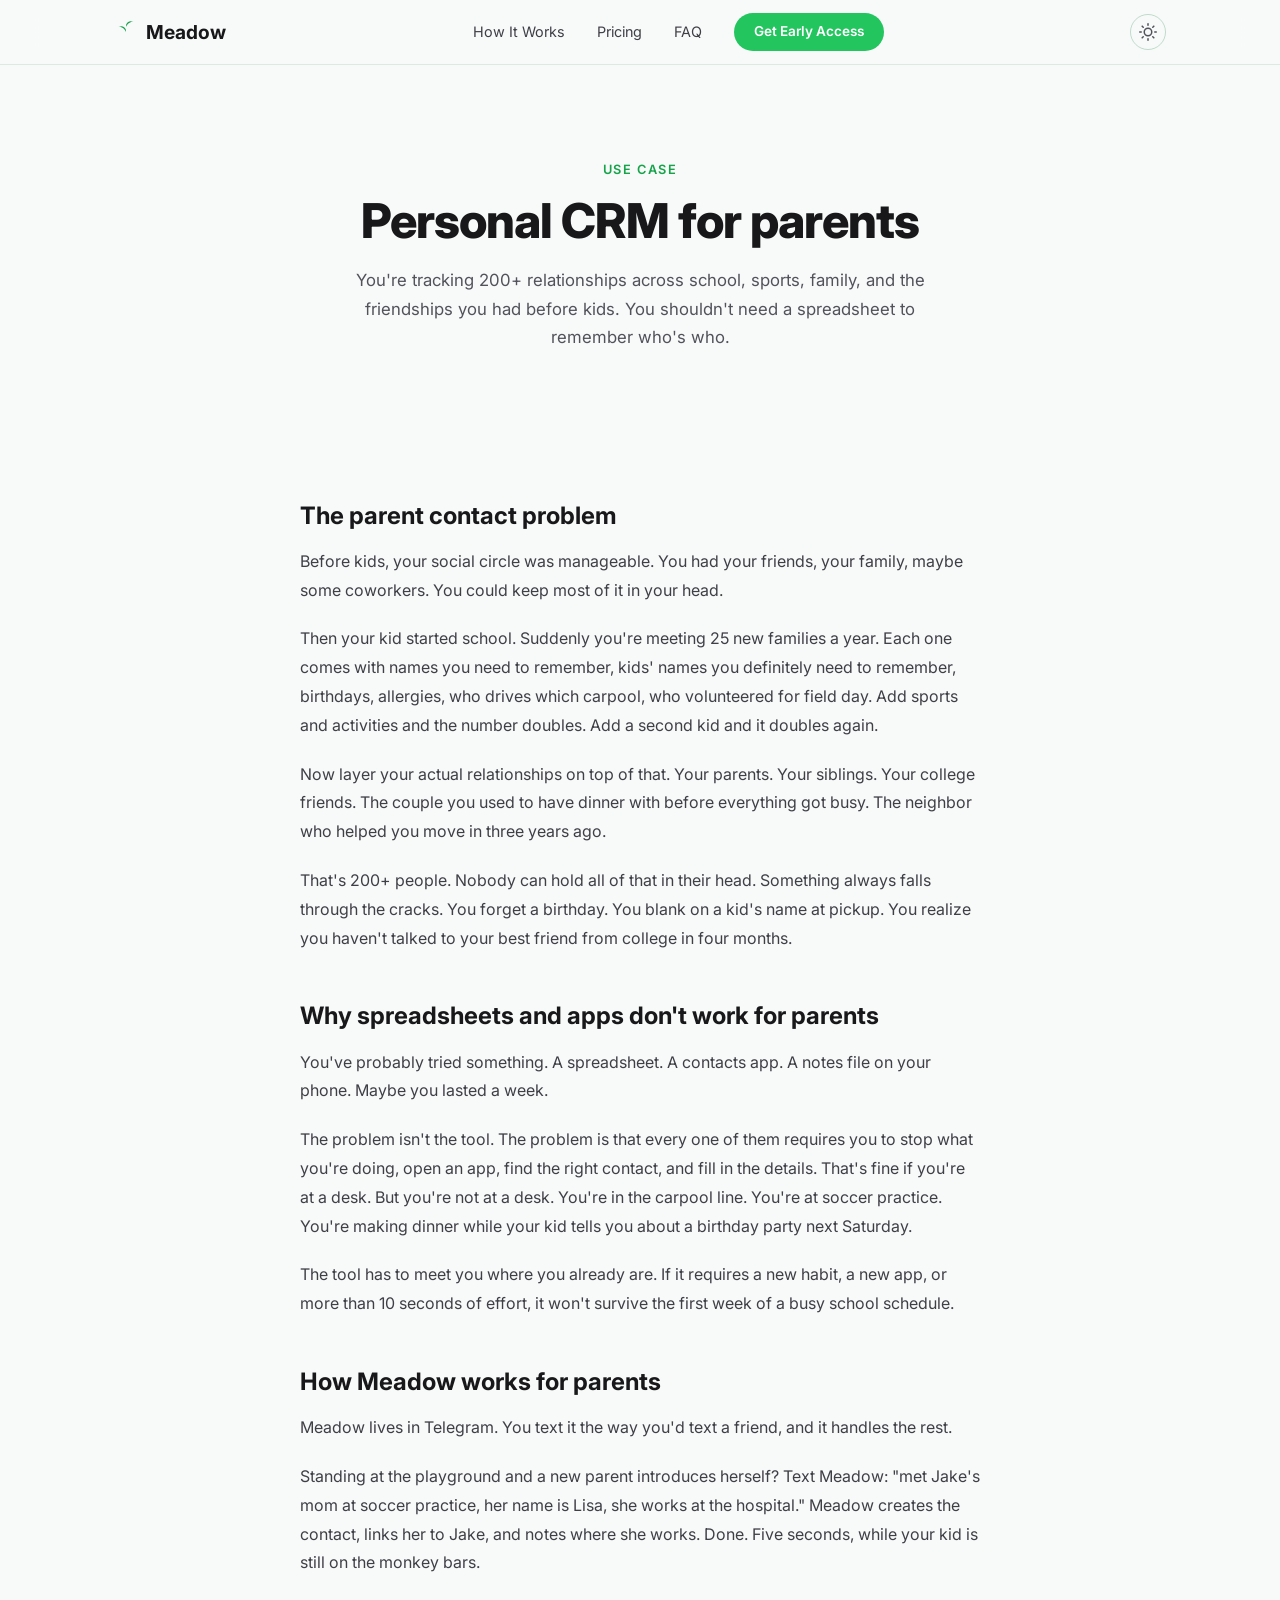
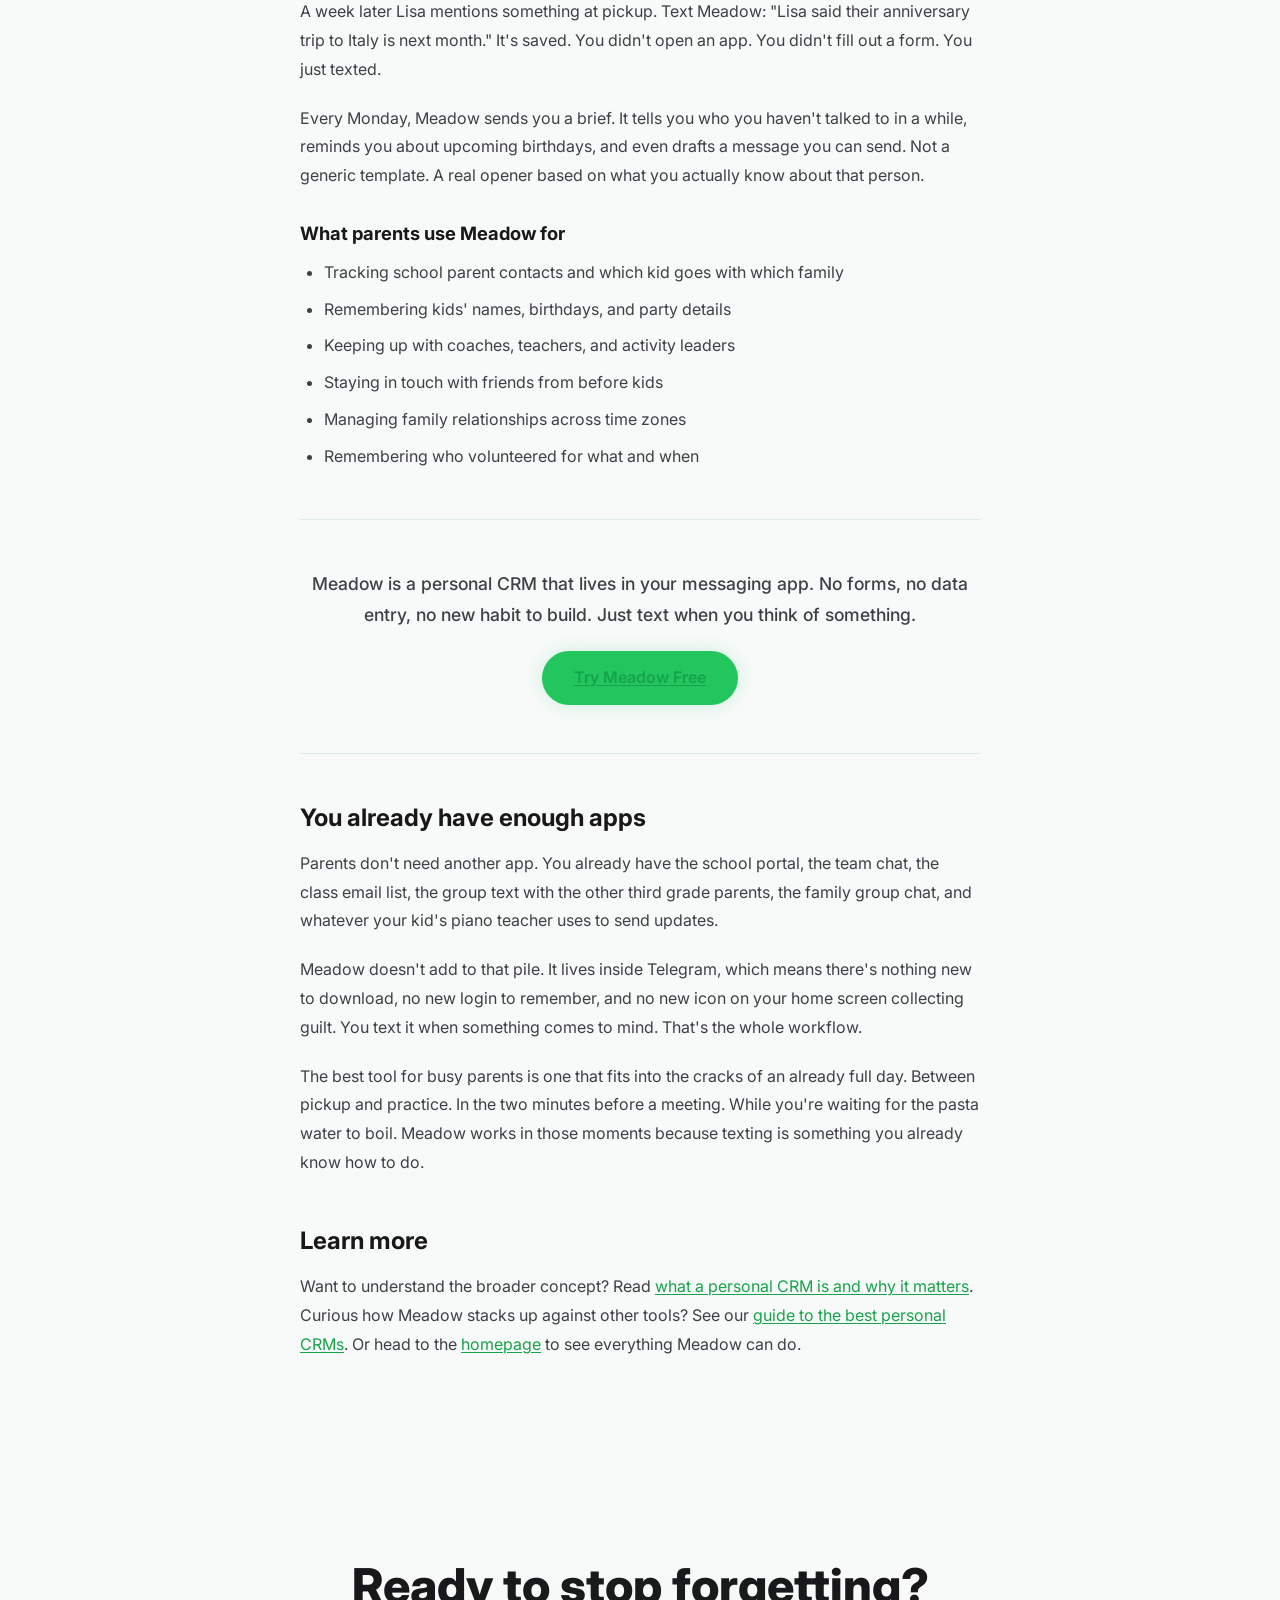
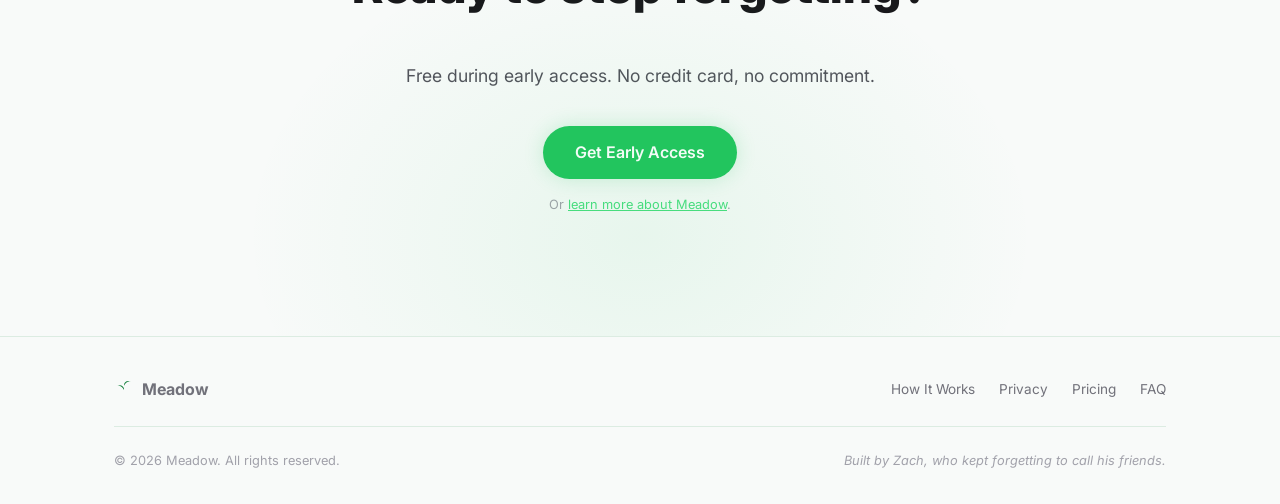
<file: personal-crm-for-parents.html>
<!DOCTYPE html>
<html lang="en" data-theme="light">
<head>
  <meta charset="UTF-8" />
  <meta name="viewport" content="width=device-width, initial-scale=1.0" />
  <title>Personal CRM for Parents | Meadow</title>
  <meta name="description" content="Parents juggle hundreds of relationships: school parents, coaches, neighbors, family, old friends. Meadow helps you keep track of everyone without another app to manage." />
  <link rel="canonical" href="https://zachmeditates.github.io/meadow-site/personal-crm-for-parents.html" />
  <meta name="theme-color" content="#22c55e" />

  <!-- Open Graph -->
  <meta property="og:title" content="Personal CRM for Parents | Meadow" />
  <meta property="og:description" content="Parents juggle hundreds of relationships: school parents, coaches, neighbors, family, old friends. Meadow helps you keep track of everyone without another app to manage." />
  <meta property="og:url" content="https://zachmeditates.github.io/meadow-site/personal-crm-for-parents.html" />
  <meta property="og:type" content="article" />
  <meta property="og:site_name" content="Meadow" />
  <meta property="og:image" content="https://zachmeditates.github.io/meadow-site/og-image.jpg" />

  <!-- Twitter Card -->
  <meta name="twitter:card" content="summary_large_image" />
  <meta name="twitter:title" content="Personal CRM for Parents | Meadow" />
  <meta name="twitter:description" content="Parents juggle hundreds of relationships: school parents, coaches, neighbors, family, old friends. Meadow helps you keep track of everyone." />
  <meta name="twitter:image" content="https://zachmeditates.github.io/meadow-site/og-image.jpg" />

  <link rel="icon" type="image/svg+xml" href="favicon.svg" />
  <link rel="preconnect" href="https://fonts.googleapis.com" />
  <link rel="preconnect" href="https://fonts.gstatic.com" crossorigin />
  <link href="https://fonts.googleapis.com/css2?family=Inter:wght@400;500;600;700;800&display=swap" rel="stylesheet" />
  <link rel="stylesheet" href="style.css?v=14" />

  <!-- Structured Data -->
  <script type="application/ld+json">
  {
    "@context": "https://schema.org",
    "@type": "Article",
    "headline": "Personal CRM for Parents",
    "description": "Parents juggle hundreds of relationships: school parents, coaches, neighbors, family, old friends. Meadow helps you keep track of everyone without another app to manage.",
    "author": {
      "@type": "Person",
      "name": "Zach"
    },
    "publisher": {
      "@type": "Organization",
      "name": "Meadow"
    },
    "datePublished": "2026-03-16",
    "url": "https://zachmeditates.github.io/meadow-site/personal-crm-for-parents.html"
  }
  </script>
  <script type="application/ld+json">
  {
    "@context": "https://schema.org",
    "@type": "FAQPage",
    "mainEntity": [
      {
        "@type": "Question",
        "name": "Do parents need a CRM?",
        "acceptedAnswer": {
          "@type": "Answer",
          "text": "Yes. Between school, activities, family, and your own social life, most parents are tracking 200+ relationships. A personal CRM helps you remember names, birthdays, and details without relying on your already overloaded memory."
        }
      },
      {
        "@type": "Question",
        "name": "How does Meadow help parents stay organized?",
        "acceptedAnswer": {
          "@type": "Answer",
          "text": "You text Meadow about your day and it remembers everything. Met a new parent at soccer? Meadow creates the contact. Heard their kid's birthday is next month? Meadow notes it and reminds you when the time comes."
        }
      },
      {
        "@type": "Question",
        "name": "Is Meadow just for friendships or does it work for all relationships?",
        "acceptedAnswer": {
          "@type": "Answer",
          "text": "All of them. School contacts, coaches, neighbors, family, old friends. Meadow tracks anyone you tell it about."
        }
      }
    ]
  }
  </script>
</head>
<body>

  <!-- NAV -->
  <nav class="nav">
    <div class="nav__inner">
      <a href="index.html" class="nav__logo">
        <svg class="nav__icon" viewBox="0 0 24 24" fill="currentColor" role="img" aria-label="Meadow logo"><path d="M12 22v-9m0-1c-1-3-5-6-8-5 4-2 7 0 8 3m0-3c1-3 5-6 8-5-4-2-7 0-8 3m0-5c-.5-3-2-6-4-7 3 0 4 3 4 5m0-5c.5-3 2-6 4-7-3 0-4 3-4 5"/></svg>
        Meadow
      </a>
      <div class="nav__links">
        <a href="index.html#how-it-works">How It Works</a>
        <a href="index.html#pricing">Pricing</a>
        <a href="index.html#faq">FAQ</a>
        <a href="index.html#signup" class="btn btn--sm">Get Early Access</a>
      </div>
      <div class="nav__right">
        <button class="theme-toggle" aria-label="Toggle theme" id="theme-btn">
          <svg class="theme-toggle__dark" viewBox="0 0 24 24" fill="none" stroke="currentColor" stroke-width="2" stroke-linecap="round" stroke-linejoin="round"><path d="M21 12.79A9 9 0 1 1 11.21 3 7 7 0 0 0 21 12.79z"/></svg>
          <svg class="theme-toggle__light" viewBox="0 0 24 24" fill="none" stroke="currentColor" stroke-width="2" stroke-linecap="round" stroke-linejoin="round"><circle cx="12" cy="12" r="5"/><line x1="12" y1="1" x2="12" y2="3"/><line x1="12" y1="21" x2="12" y2="23"/><line x1="4.22" y1="4.22" x2="5.64" y2="5.64"/><line x1="18.36" y1="18.36" x2="19.78" y2="19.78"/><line x1="1" y1="12" x2="3" y2="12"/><line x1="21" y1="12" x2="23" y2="12"/><line x1="4.22" y1="19.78" x2="5.64" y2="18.36"/><line x1="18.36" y1="5.64" x2="19.78" y2="4.22"/></svg>
        </button>
        <button class="nav__mobile" aria-label="Menu" id="nav-mobile-btn">
          <svg viewBox="0 0 24 24" fill="none" stroke="currentColor" stroke-width="2"><path d="M3 12h18M3 6h18M3 18h18"/></svg>
        </button>
      </div>
    </div>
  </nav>

  <main>

  <!-- HERO -->
  <section class="article-hero">
    <div class="container">
      <div class="section-label">Use Case</div>
      <h1 class="article-hero__title">Personal CRM for parents</h1>
      <p class="article-hero__sub">You're tracking 200+ relationships across school, sports, family, and the friendships you had before kids. You shouldn't need a spreadsheet to remember who's who.</p>
    </div>
  </section>

  <!-- ARTICLE BODY -->
  <section class="article">
    <div class="container">
      <div class="article__body">

        <h2>The parent contact problem</h2>
        <p>Before kids, your social circle was manageable. You had your friends, your family, maybe some coworkers. You could keep most of it in your head.</p>
        <p>Then your kid started school. Suddenly you're meeting 25 new families a year. Each one comes with names you need to remember, kids' names you definitely need to remember, birthdays, allergies, who drives which carpool, who volunteered for field day. Add sports and activities and the number doubles. Add a second kid and it doubles again.</p>
        <p>Now layer your actual relationships on top of that. Your parents. Your siblings. Your college friends. The couple you used to have dinner with before everything got busy. The neighbor who helped you move in three years ago.</p>
        <p>That's 200+ people. Nobody can hold all of that in their head. Something always falls through the cracks. You forget a birthday. You blank on a kid's name at pickup. You realize you haven't talked to your best friend from college in four months.</p>

        <h2>Why spreadsheets and apps don't work for parents</h2>
        <p>You've probably tried something. A spreadsheet. A contacts app. A notes file on your phone. Maybe you lasted a week.</p>
        <p>The problem isn't the tool. The problem is that every one of them requires you to stop what you're doing, open an app, find the right contact, and fill in the details. That's fine if you're at a desk. But you're not at a desk. You're in the carpool line. You're at soccer practice. You're making dinner while your kid tells you about a birthday party next Saturday.</p>
        <p>The tool has to meet you where you already are. If it requires a new habit, a new app, or more than 10 seconds of effort, it won't survive the first week of a busy school schedule.</p>

        <h2>How Meadow works for parents</h2>
        <p>Meadow lives in Telegram. You text it the way you'd text a friend, and it handles the rest.</p>
        <p>Standing at the playground and a new parent introduces herself? Text Meadow: "met Jake's mom at soccer practice, her name is Lisa, she works at the hospital." Meadow creates the contact, links her to Jake, and notes where she works. Done. Five seconds, while your kid is still on the monkey bars.</p>
        <p>A week later Lisa mentions something at pickup. Text Meadow: "Lisa said their anniversary trip to Italy is next month." It's saved. You didn't open an app. You didn't fill out a form. You just texted.</p>
        <p>Every Monday, Meadow sends you a brief. It tells you who you haven't talked to in a while, reminds you about upcoming birthdays, and even drafts a message you can send. Not a generic template. A real opener based on what you actually know about that person.</p>

        <h3>What parents use Meadow for</h3>
        <ul>
          <li>Tracking school parent contacts and which kid goes with which family</li>
          <li>Remembering kids' names, birthdays, and party details</li>
          <li>Keeping up with coaches, teachers, and activity leaders</li>
          <li>Staying in touch with friends from before kids</li>
          <li>Managing family relationships across time zones</li>
          <li>Remembering who volunteered for what and when</li>
        </ul>

        <div class="article__cta">
          <p>Meadow is a personal CRM that lives in your messaging app. No forms, no data entry, no new habit to build. Just text when you think of something.</p>
          <a href="index.html#signup" class="btn btn--lg">Try Meadow Free</a>
        </div>

        <h2>You already have enough apps</h2>
        <p>Parents don't need another app. You already have the school portal, the team chat, the class email list, the group text with the other third grade parents, the family group chat, and whatever your kid's piano teacher uses to send updates.</p>
        <p>Meadow doesn't add to that pile. It lives inside Telegram, which means there's nothing new to download, no new login to remember, and no new icon on your home screen collecting guilt. You text it when something comes to mind. That's the whole workflow.</p>
        <p>The best tool for busy parents is one that fits into the cracks of an already full day. Between pickup and practice. In the two minutes before a meeting. While you're waiting for the pasta water to boil. Meadow works in those moments because texting is something you already know how to do.</p>

        <h2>Learn more</h2>
        <p>Want to understand the broader concept? Read <a href="what-is-personal-crm.html">what a personal CRM is and why it matters</a>. Curious how Meadow stacks up against other tools? See our <a href="best-personal-crm.html">guide to the best personal CRMs</a>. Or head to the <a href="index.html">homepage</a> to see everything Meadow can do.</p>

      </div>
    </div>
  </section>

  <!-- CTA -->
  <section class="cta" id="article-signup">
    <div class="container">
      <div class="cta__glow"></div>
      <h2 class="section-title">Ready to stop forgetting?</h2>
      <p class="cta__sub">Free during early access. No credit card, no commitment.</p>
      <div style="text-align: center;">
        <a href="index.html#signup" class="btn btn--lg">Get Early Access</a>
      </div>
      <p class="cta__fine" style="margin-top: 16px;">Or <a href="index.html" style="color: var(--green-400); text-decoration: underline;">learn more about Meadow</a>.</p>
    </div>
  </section>

  </main>

  <!-- FOOTER -->
  <footer class="footer">
    <div class="container">
      <div class="footer__top">
        <div class="footer__brand">
          <svg class="footer__icon" viewBox="0 0 24 24" fill="currentColor"><path d="M12 22v-9m0-1c-1-3-5-6-8-5 4-2 7 0 8 3m0-3c1-3 5-6 8-5-4-2-7 0-8 3m0-5c-.5-3-2-6-4-7 3 0 4 3 4 5m0-5c.5-3 2-6 4-7-3 0-4 3-4 5"/></svg>
          Meadow
        </div>
        <nav class="footer__links" aria-label="Footer navigation">
          <a href="index.html#how-it-works">How It Works</a>
          <a href="index.html#privacy">Privacy</a>
          <a href="index.html#pricing">Pricing</a>
          <a href="index.html#faq">FAQ</a>
        </nav>
      </div>
      <div class="footer__bottom">
        <div class="footer__copy">&copy; 2026 Meadow. All rights reserved.</div>
        <div class="footer__made">Built by Zach, who kept forgetting to call his friends.</div>
      </div>
    </div>
  </footer>

  <script>
    function toggleTheme() {
      var html = document.documentElement;
      var current = html.getAttribute('data-theme');
      var next = current === 'light' ? 'dark' : 'light';
      html.setAttribute('data-theme', next);
      localStorage.setItem('meadow-theme', next);
    }
    (function() {
      var saved = localStorage.getItem('meadow-theme');
      if (saved) document.documentElement.setAttribute('data-theme', saved);
    })();
    document.getElementById('theme-btn').addEventListener('click', toggleTheme);
    document.getElementById('nav-mobile-btn').addEventListener('click', function() {
      document.querySelector('.nav__links').classList.toggle('open');
    });
  </script>

</body>
</html>
</file>
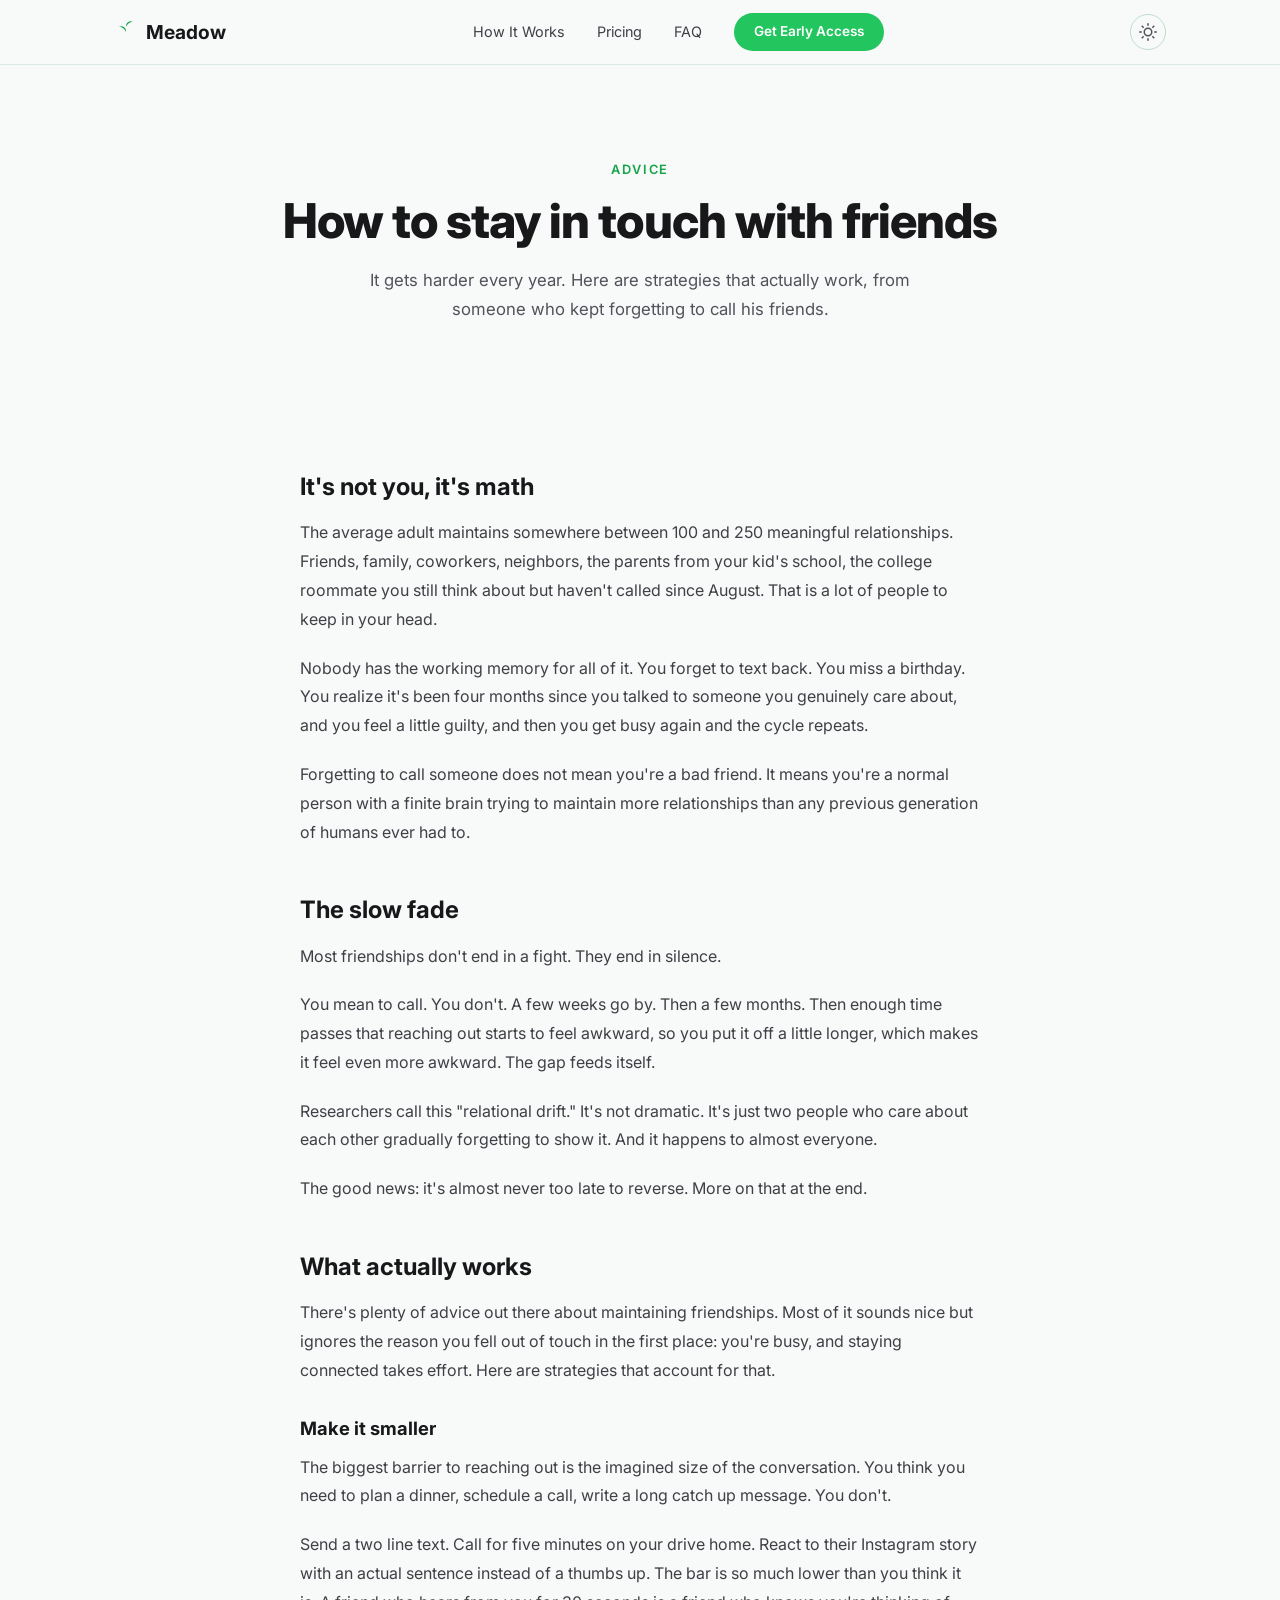
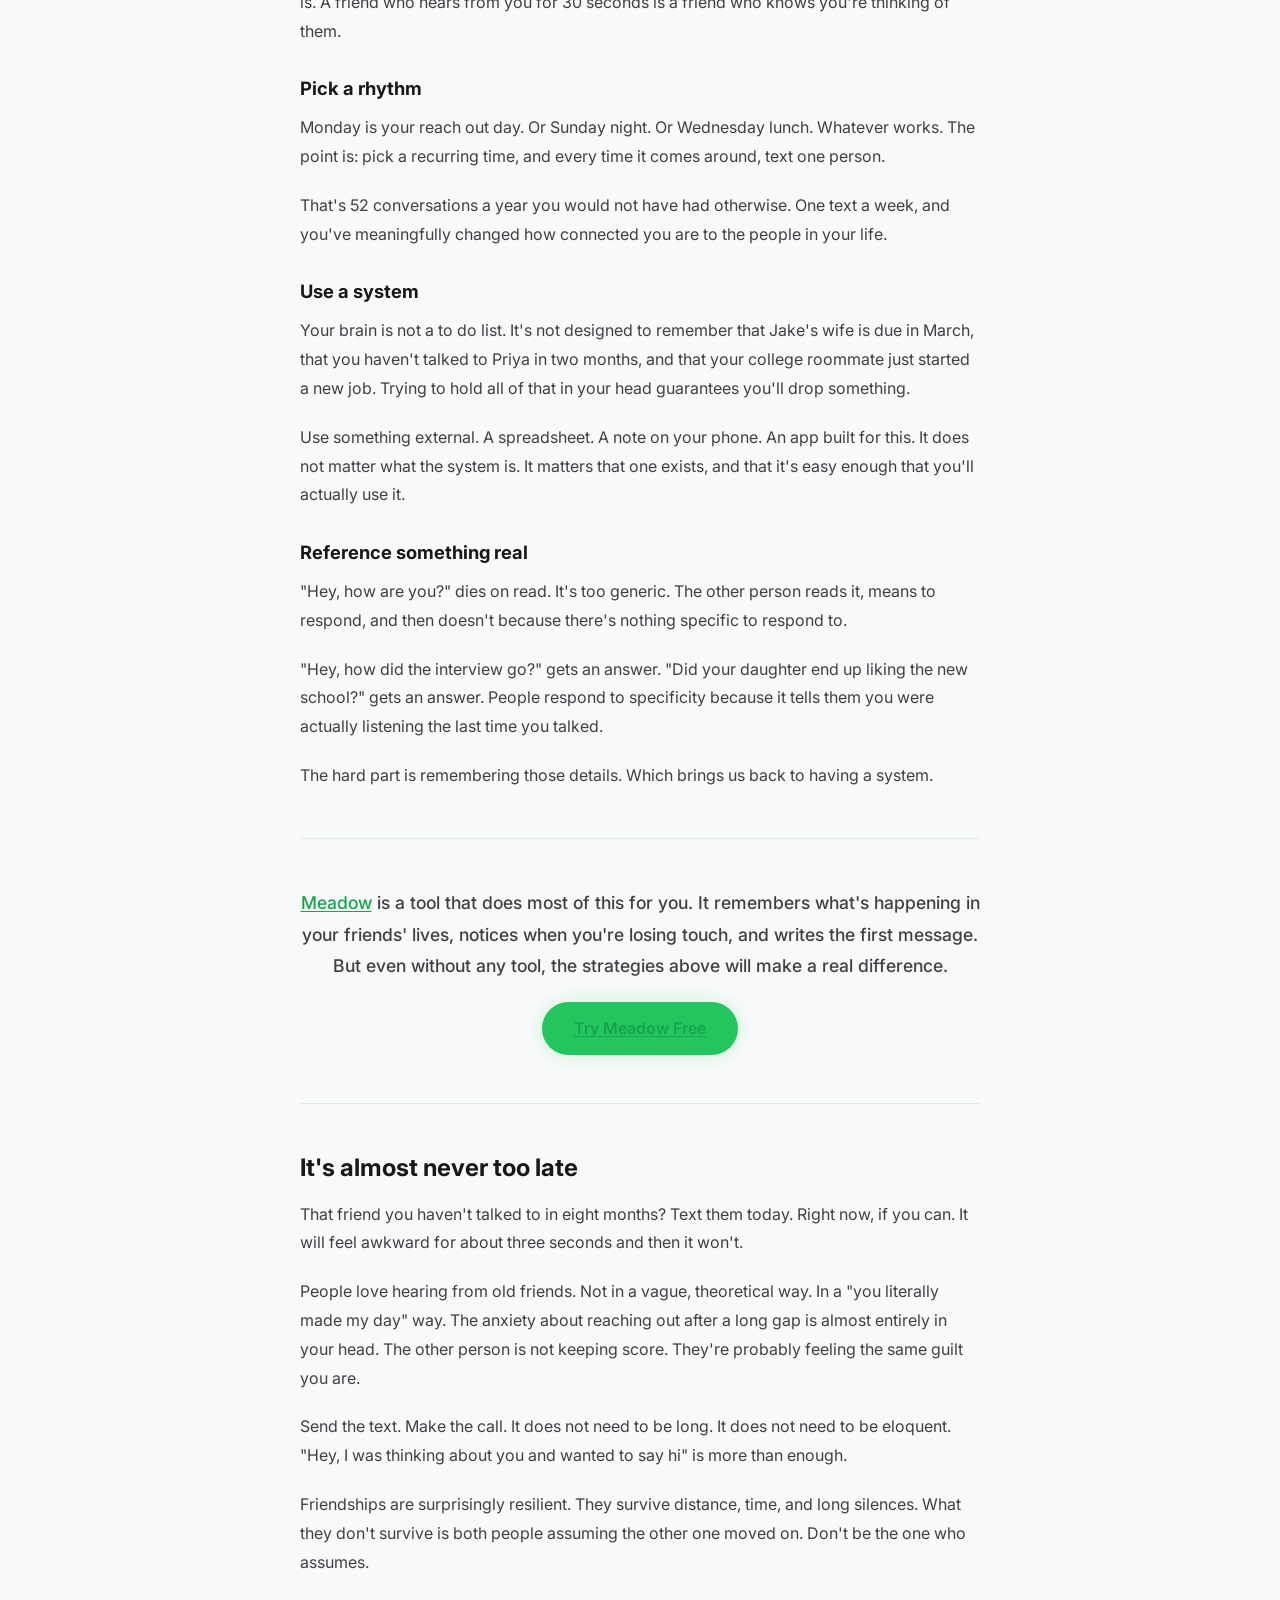
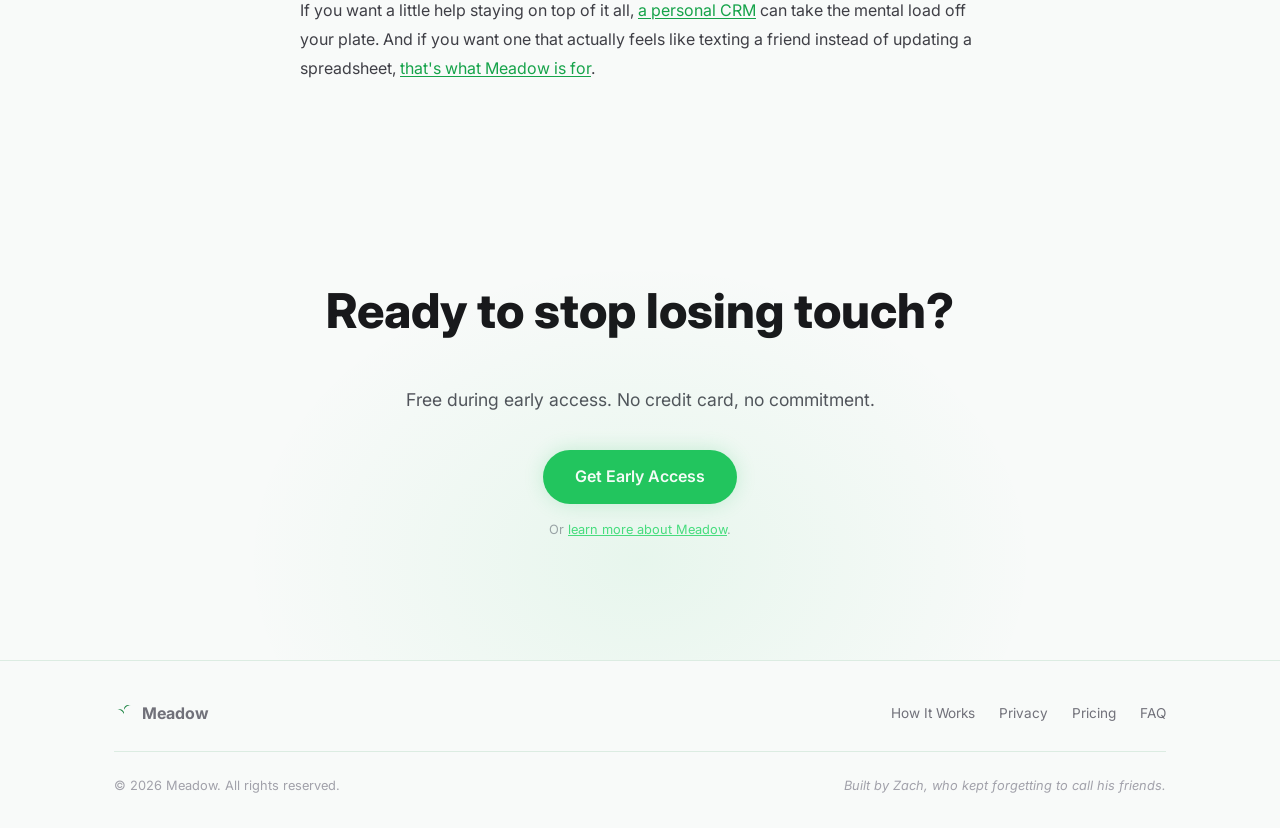
<file: stay-in-touch-with-friends.html>
<!DOCTYPE html>
<html lang="en" data-theme="light">
<head>
  <meta charset="UTF-8" />
  <meta name="viewport" content="width=device-width, initial-scale=1.0" />
  <title>How to Stay in Touch with Friends | Meadow</title>
  <meta name="description" content="Staying in touch with friends gets harder as life gets busier. Here are practical strategies that actually work, from someone who kept forgetting to call his friends." />
  <link rel="canonical" href="https://zachmeditates.github.io/meadow-site/stay-in-touch-with-friends.html" />
  <meta name="theme-color" content="#22c55e" />

  <!-- Open Graph -->
  <meta property="og:title" content="How to Stay in Touch with Friends | Meadow" />
  <meta property="og:description" content="Staying in touch with friends gets harder as life gets busier. Here are practical strategies that actually work." />
  <meta property="og:url" content="https://zachmeditates.github.io/meadow-site/stay-in-touch-with-friends.html" />
  <meta property="og:type" content="article" />
  <meta property="og:site_name" content="Meadow" />
  <meta property="og:image" content="https://zachmeditates.github.io/meadow-site/og-image.jpg" />

  <!-- Twitter Card -->
  <meta name="twitter:card" content="summary_large_image" />
  <meta name="twitter:title" content="How to Stay in Touch with Friends | Meadow" />
  <meta name="twitter:description" content="Staying in touch with friends gets harder as life gets busier. Here are practical strategies that actually work." />
  <meta name="twitter:image" content="https://zachmeditates.github.io/meadow-site/og-image.jpg" />

  <link rel="icon" type="image/svg+xml" href="favicon.svg" />
  <link rel="preconnect" href="https://fonts.googleapis.com" />
  <link rel="preconnect" href="https://fonts.gstatic.com" crossorigin />
  <link href="https://fonts.googleapis.com/css2?family=Inter:wght@400;500;600;700;800&display=swap" rel="stylesheet" />
  <link rel="stylesheet" href="style.css?v=14" />

  <!-- Structured Data -->
  <script type="application/ld+json">
  {
    "@context": "https://schema.org",
    "@type": "Article",
    "headline": "How to Stay in Touch with Friends",
    "description": "Practical strategies for staying in touch with friends as life gets busier. Tips that actually work, from someone who kept forgetting to call his friends.",
    "author": {
      "@type": "Person",
      "name": "Zach"
    },
    "publisher": {
      "@type": "Organization",
      "name": "Meadow"
    },
    "datePublished": "2026-03-16",
    "url": "https://zachmeditates.github.io/meadow-site/stay-in-touch-with-friends.html"
  }
  </script>
  <script type="application/ld+json">
  {
    "@context": "https://schema.org",
    "@type": "FAQPage",
    "mainEntity": [
      {
        "@type": "Question",
        "name": "Why is it so hard to stay in touch with friends?",
        "acceptedAnswer": {
          "@type": "Answer",
          "text": "Life gets busy. You move, change jobs, have kids, and suddenly the people you used to see every day require deliberate effort to maintain. It is not that you don't care. It is that maintaining 50+ relationships takes more working memory than anyone has."
        }
      },
      {
        "@type": "Question",
        "name": "How often should I reach out to friends?",
        "acceptedAnswer": {
          "@type": "Answer",
          "text": "It depends on the relationship. Close friends probably want to hear from you every week or two. Good friends every month. Wider circle every few months. The key is consistency, not frequency."
        }
      },
      {
        "@type": "Question",
        "name": "What tools help you stay in touch with friends?",
        "acceptedAnswer": {
          "@type": "Answer",
          "text": "Some people use calendar reminders. Some use spreadsheets. Some use personal CRM tools like Meadow that track your relationships and remind you when someone is overdue for a check-in. The best system is the one that is low enough effort that you actually use it."
        }
      }
    ]
  }
  </script>
</head>
<body>

  <!-- NAV -->
  <nav class="nav">
    <div class="nav__inner">
      <a href="index.html" class="nav__logo">
        <svg class="nav__icon" viewBox="0 0 24 24" fill="currentColor" role="img" aria-label="Meadow logo"><path d="M12 22v-9m0-1c-1-3-5-6-8-5 4-2 7 0 8 3m0-3c1-3 5-6 8-5-4-2-7 0-8 3m0-5c-.5-3-2-6-4-7 3 0 4 3 4 5m0-5c.5-3 2-6 4-7-3 0-4 3-4 5"/></svg>
        Meadow
      </a>
      <div class="nav__links">
        <a href="index.html#how-it-works">How It Works</a>
        <a href="index.html#pricing">Pricing</a>
        <a href="index.html#faq">FAQ</a>
        <a href="index.html#signup" class="btn btn--sm">Get Early Access</a>
      </div>
      <div class="nav__right">
        <button class="theme-toggle" aria-label="Toggle theme" id="theme-btn">
          <svg class="theme-toggle__dark" viewBox="0 0 24 24" fill="none" stroke="currentColor" stroke-width="2" stroke-linecap="round" stroke-linejoin="round"><path d="M21 12.79A9 9 0 1 1 11.21 3 7 7 0 0 0 21 12.79z"/></svg>
          <svg class="theme-toggle__light" viewBox="0 0 24 24" fill="none" stroke="currentColor" stroke-width="2" stroke-linecap="round" stroke-linejoin="round"><circle cx="12" cy="12" r="5"/><line x1="12" y1="1" x2="12" y2="3"/><line x1="12" y1="21" x2="12" y2="23"/><line x1="4.22" y1="4.22" x2="5.64" y2="5.64"/><line x1="18.36" y1="18.36" x2="19.78" y2="19.78"/><line x1="1" y1="12" x2="3" y2="12"/><line x1="21" y1="12" x2="23" y2="12"/><line x1="4.22" y1="19.78" x2="5.64" y2="18.36"/><line x1="18.36" y1="5.64" x2="19.78" y2="4.22"/></svg>
        </button>
        <button class="nav__mobile" aria-label="Menu" id="nav-mobile-btn">
          <svg viewBox="0 0 24 24" fill="none" stroke="currentColor" stroke-width="2"><path d="M3 12h18M3 6h18M3 18h18"/></svg>
        </button>
      </div>
    </div>
  </nav>

  <main>

  <!-- HERO -->
  <section class="article-hero">
    <div class="container">
      <div class="section-label">Advice</div>
      <h1 class="article-hero__title">How to stay in touch with friends</h1>
      <p class="article-hero__sub">It gets harder every year. Here are strategies that actually work, from someone who kept forgetting to call his friends.</p>
    </div>
  </section>

  <!-- ARTICLE BODY -->
  <section class="article">
    <div class="container">
      <div class="article__body">

        <h2>It's not you, it's math</h2>
        <p>The average adult maintains somewhere between 100 and 250 meaningful relationships. Friends, family, coworkers, neighbors, the parents from your kid's school, the college roommate you still think about but haven't called since August. That is a lot of people to keep in your head.</p>
        <p>Nobody has the working memory for all of it. You forget to text back. You miss a birthday. You realize it's been four months since you talked to someone you genuinely care about, and you feel a little guilty, and then you get busy again and the cycle repeats.</p>
        <p>Forgetting to call someone does not mean you're a bad friend. It means you're a normal person with a finite brain trying to maintain more relationships than any previous generation of humans ever had to.</p>

        <h2>The slow fade</h2>
        <p>Most friendships don't end in a fight. They end in silence.</p>
        <p>You mean to call. You don't. A few weeks go by. Then a few months. Then enough time passes that reaching out starts to feel awkward, so you put it off a little longer, which makes it feel even more awkward. The gap feeds itself.</p>
        <p>Researchers call this "relational drift." It's not dramatic. It's just two people who care about each other gradually forgetting to show it. And it happens to almost everyone.</p>
        <p>The good news: it's almost never too late to reverse. More on that at the end.</p>

        <h2>What actually works</h2>
        <p>There's plenty of advice out there about maintaining friendships. Most of it sounds nice but ignores the reason you fell out of touch in the first place: you're busy, and staying connected takes effort. Here are strategies that account for that.</p>

        <h3>Make it smaller</h3>
        <p>The biggest barrier to reaching out is the imagined size of the conversation. You think you need to plan a dinner, schedule a call, write a long catch up message. You don't.</p>
        <p>Send a two line text. Call for five minutes on your drive home. React to their Instagram story with an actual sentence instead of a thumbs up. The bar is so much lower than you think it is. A friend who hears from you for 30 seconds is a friend who knows you're thinking of them.</p>

        <h3>Pick a rhythm</h3>
        <p>Monday is your reach out day. Or Sunday night. Or Wednesday lunch. Whatever works. The point is: pick a recurring time, and every time it comes around, text one person.</p>
        <p>That's 52 conversations a year you would not have had otherwise. One text a week, and you've meaningfully changed how connected you are to the people in your life.</p>

        <h3>Use a system</h3>
        <p>Your brain is not a to do list. It's not designed to remember that Jake's wife is due in March, that you haven't talked to Priya in two months, and that your college roommate just started a new job. Trying to hold all of that in your head guarantees you'll drop something.</p>
        <p>Use something external. A spreadsheet. A note on your phone. An app built for this. It does not matter what the system is. It matters that one exists, and that it's easy enough that you'll actually use it.</p>

        <h3>Reference something real</h3>
        <p>"Hey, how are you?" dies on read. It's too generic. The other person reads it, means to respond, and then doesn't because there's nothing specific to respond to.</p>
        <p>"Hey, how did the interview go?" gets an answer. "Did your daughter end up liking the new school?" gets an answer. People respond to specificity because it tells them you were actually listening the last time you talked.</p>
        <p>The hard part is remembering those details. Which brings us back to having a system.</p>

        <div class="article__cta">
          <p><a href="index.html">Meadow</a> is a tool that does most of this for you. It remembers what's happening in your friends' lives, notices when you're losing touch, and writes the first message. But even without any tool, the strategies above will make a real difference.</p>
          <a href="index.html#signup" class="btn btn--lg">Try Meadow Free</a>
        </div>

        <h2>It's almost never too late</h2>
        <p>That friend you haven't talked to in eight months? Text them today. Right now, if you can. It will feel awkward for about three seconds and then it won't.</p>
        <p>People love hearing from old friends. Not in a vague, theoretical way. In a "you literally made my day" way. The anxiety about reaching out after a long gap is almost entirely in your head. The other person is not keeping score. They're probably feeling the same guilt you are.</p>
        <p>Send the text. Make the call. It does not need to be long. It does not need to be eloquent. "Hey, I was thinking about you and wanted to say hi" is more than enough.</p>
        <p>Friendships are surprisingly resilient. They survive distance, time, and long silences. What they don't survive is both people assuming the other one moved on. Don't be the one who assumes.</p>
        <p>If you want a little help staying on top of it all, <a href="what-is-personal-crm.html">a personal CRM</a> can take the mental load off your plate. And if you want one that actually feels like texting a friend instead of updating a spreadsheet, <a href="index.html">that's what Meadow is for</a>.</p>

      </div>
    </div>
  </section>

  <!-- CTA -->
  <section class="cta" id="article-signup">
    <div class="container">
      <div class="cta__glow"></div>
      <h2 class="section-title">Ready to stop losing touch?</h2>
      <p class="cta__sub">Free during early access. No credit card, no commitment.</p>
      <div style="text-align: center;">
        <a href="index.html#signup" class="btn btn--lg">Get Early Access</a>
      </div>
      <p class="cta__fine" style="margin-top: 16px;">Or <a href="index.html" style="color: var(--green-400); text-decoration: underline;">learn more about Meadow</a>.</p>
    </div>
  </section>

  </main>

  <!-- FOOTER -->
  <footer class="footer">
    <div class="container">
      <div class="footer__top">
        <div class="footer__brand">
          <svg class="footer__icon" viewBox="0 0 24 24" fill="currentColor"><path d="M12 22v-9m0-1c-1-3-5-6-8-5 4-2 7 0 8 3m0-3c1-3 5-6 8-5-4-2-7 0-8 3m0-5c-.5-3-2-6-4-7 3 0 4 3 4 5m0-5c.5-3 2-6 4-7-3 0-4 3-4 5"/></svg>
          Meadow
        </div>
        <nav class="footer__links" aria-label="Footer navigation">
          <a href="index.html#how-it-works">How It Works</a>
          <a href="index.html#privacy">Privacy</a>
          <a href="index.html#pricing">Pricing</a>
          <a href="index.html#faq">FAQ</a>
        </nav>
      </div>
      <div class="footer__bottom">
        <div class="footer__copy">&copy; 2026 Meadow. All rights reserved.</div>
        <div class="footer__made">Built by Zach, who kept forgetting to call his friends.</div>
      </div>
    </div>
  </footer>

  <script>
    function toggleTheme() {
      var html = document.documentElement;
      var current = html.getAttribute('data-theme');
      var next = current === 'light' ? 'dark' : 'light';
      html.setAttribute('data-theme', next);
      localStorage.setItem('meadow-theme', next);
    }
    (function() {
      var saved = localStorage.getItem('meadow-theme');
      if (saved) document.documentElement.setAttribute('data-theme', saved);
    })();
    document.getElementById('theme-btn').addEventListener('click', toggleTheme);
    document.getElementById('nav-mobile-btn').addEventListener('click', function() {
      document.querySelector('.nav__links').classList.toggle('open');
    });
  </script>

</body>
</html>
</file>
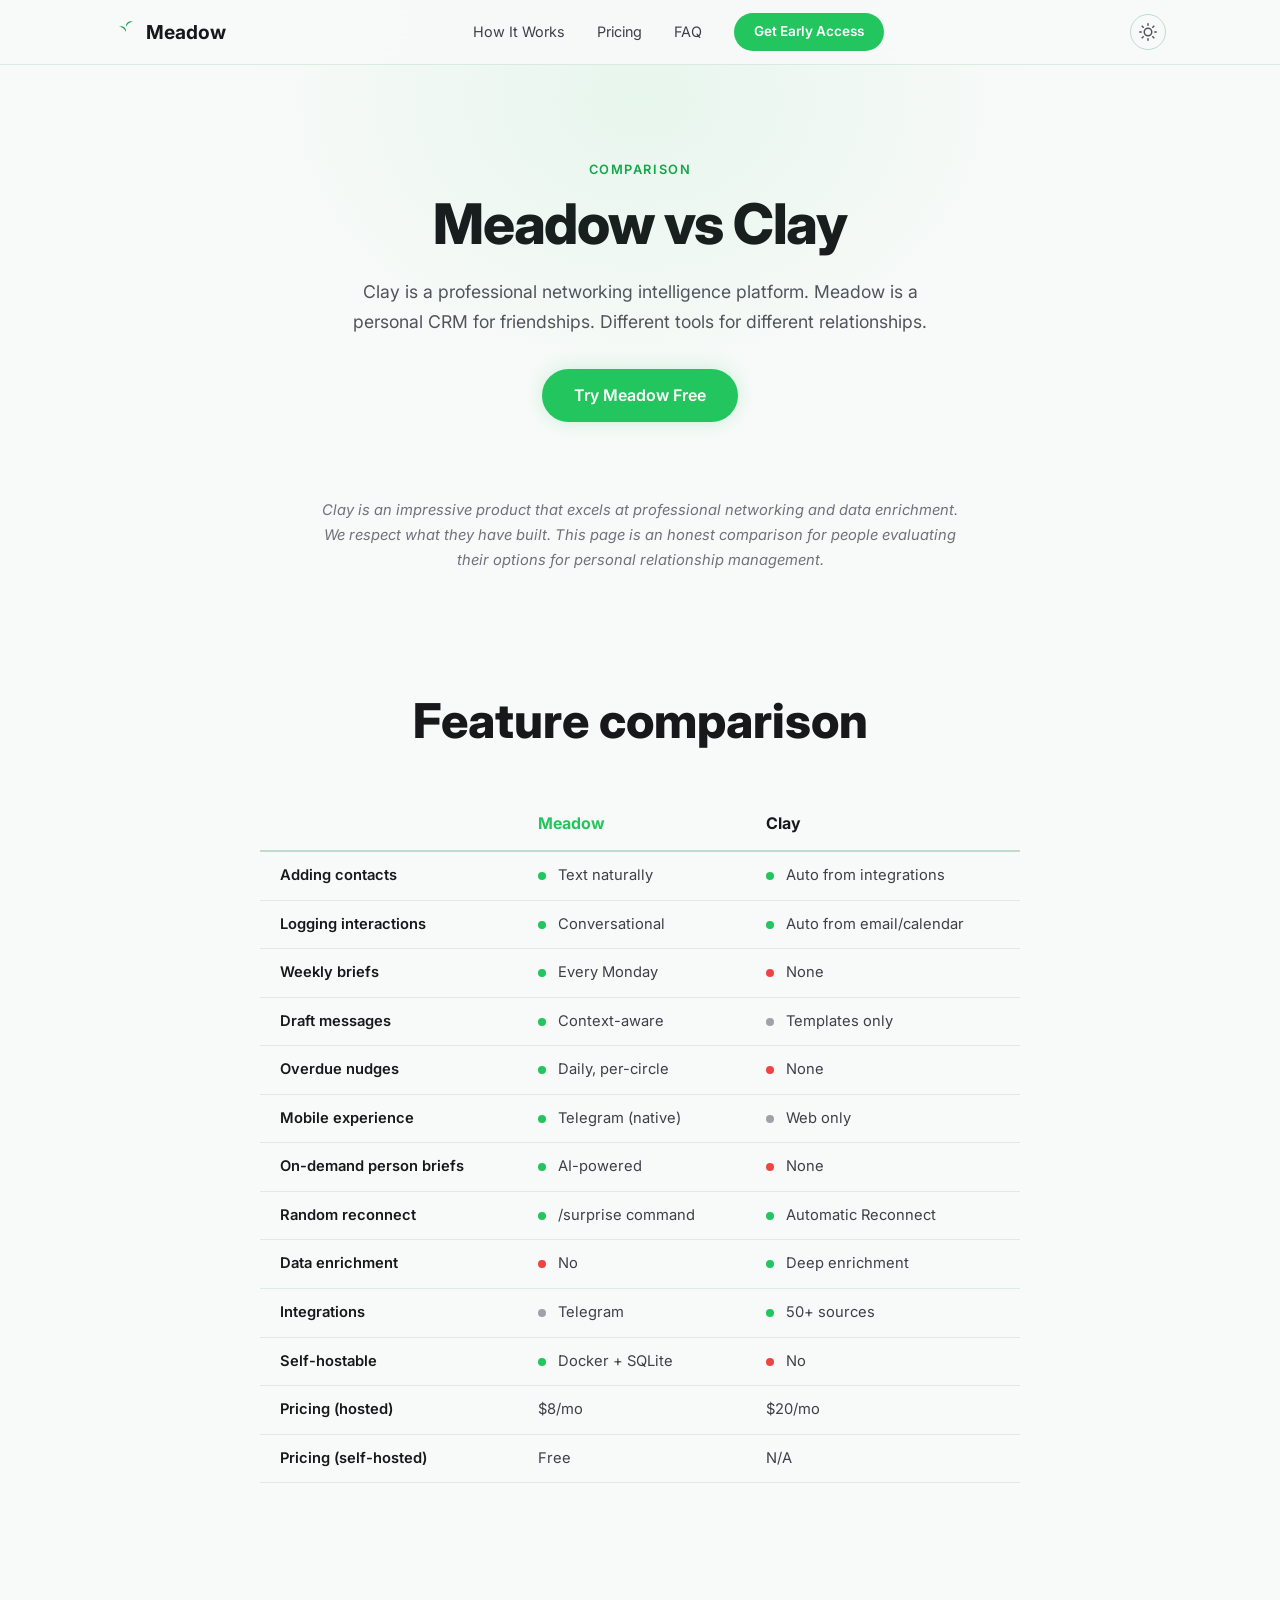
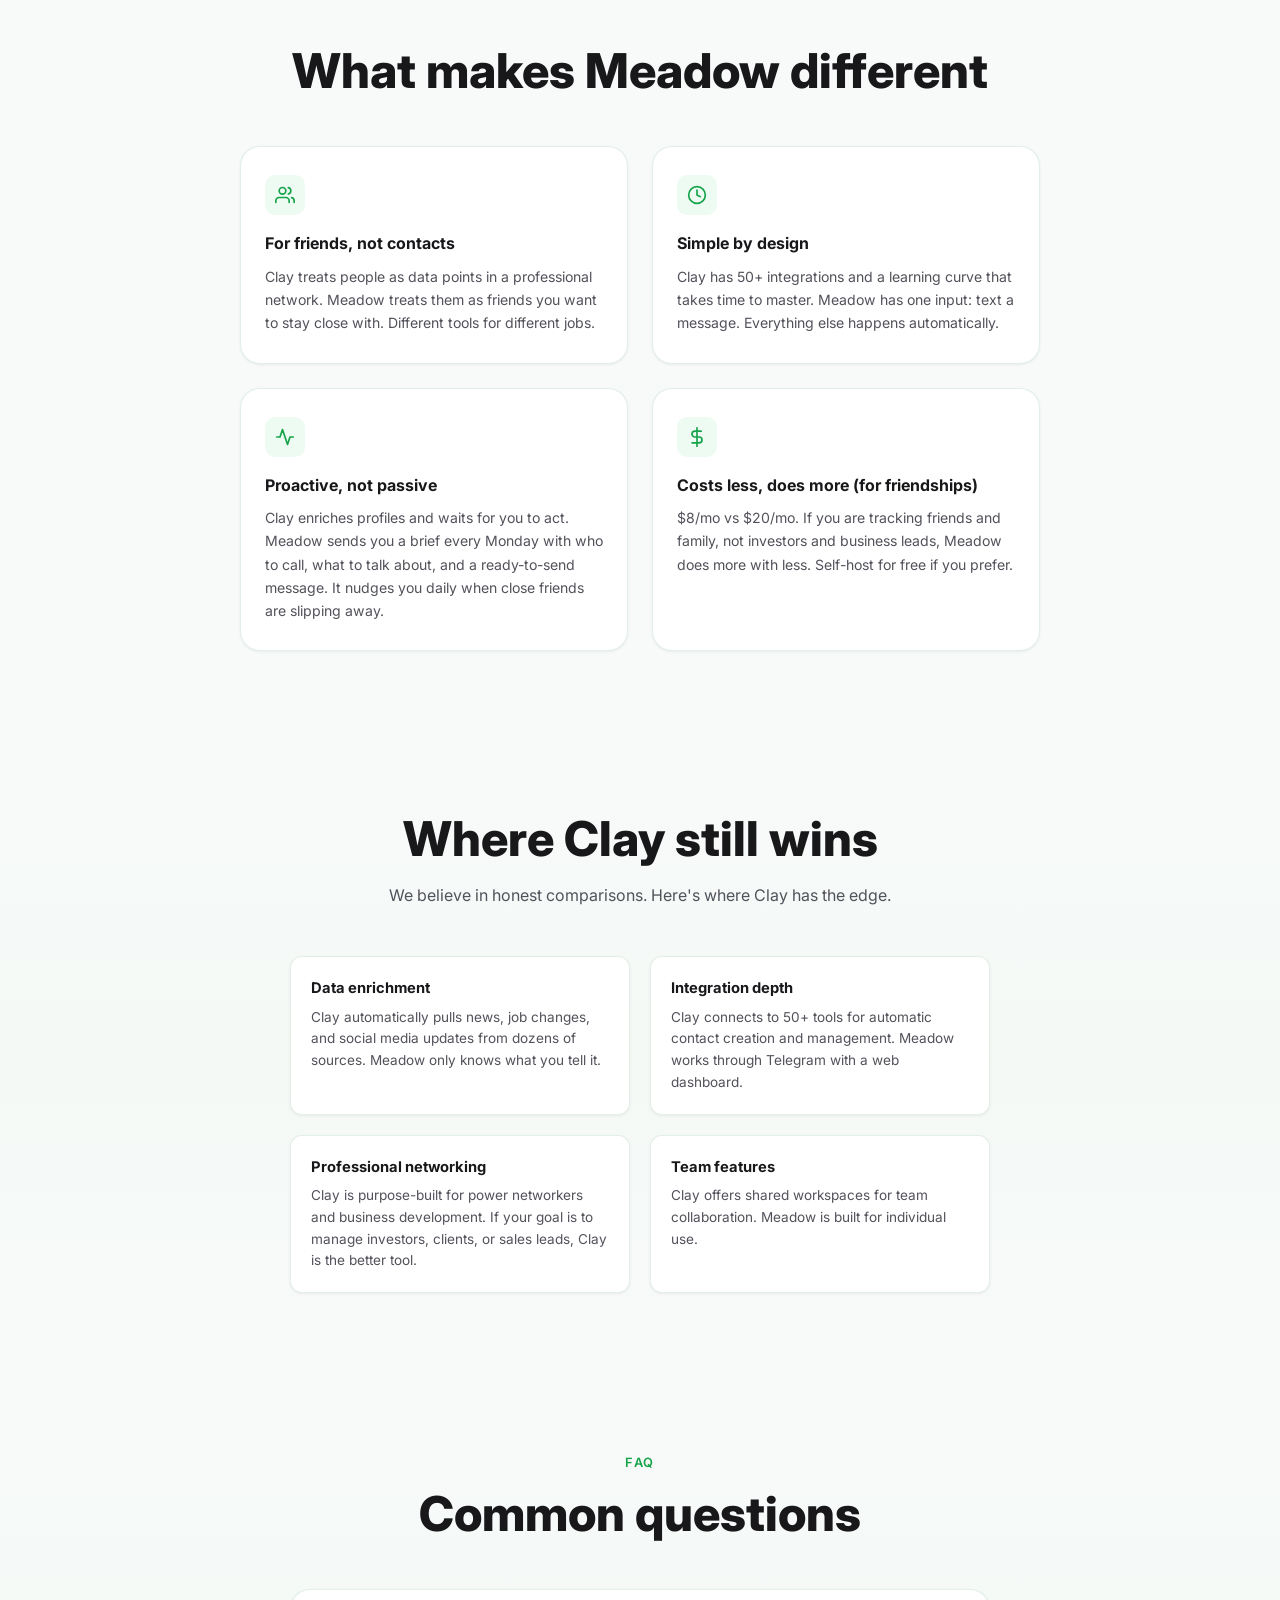
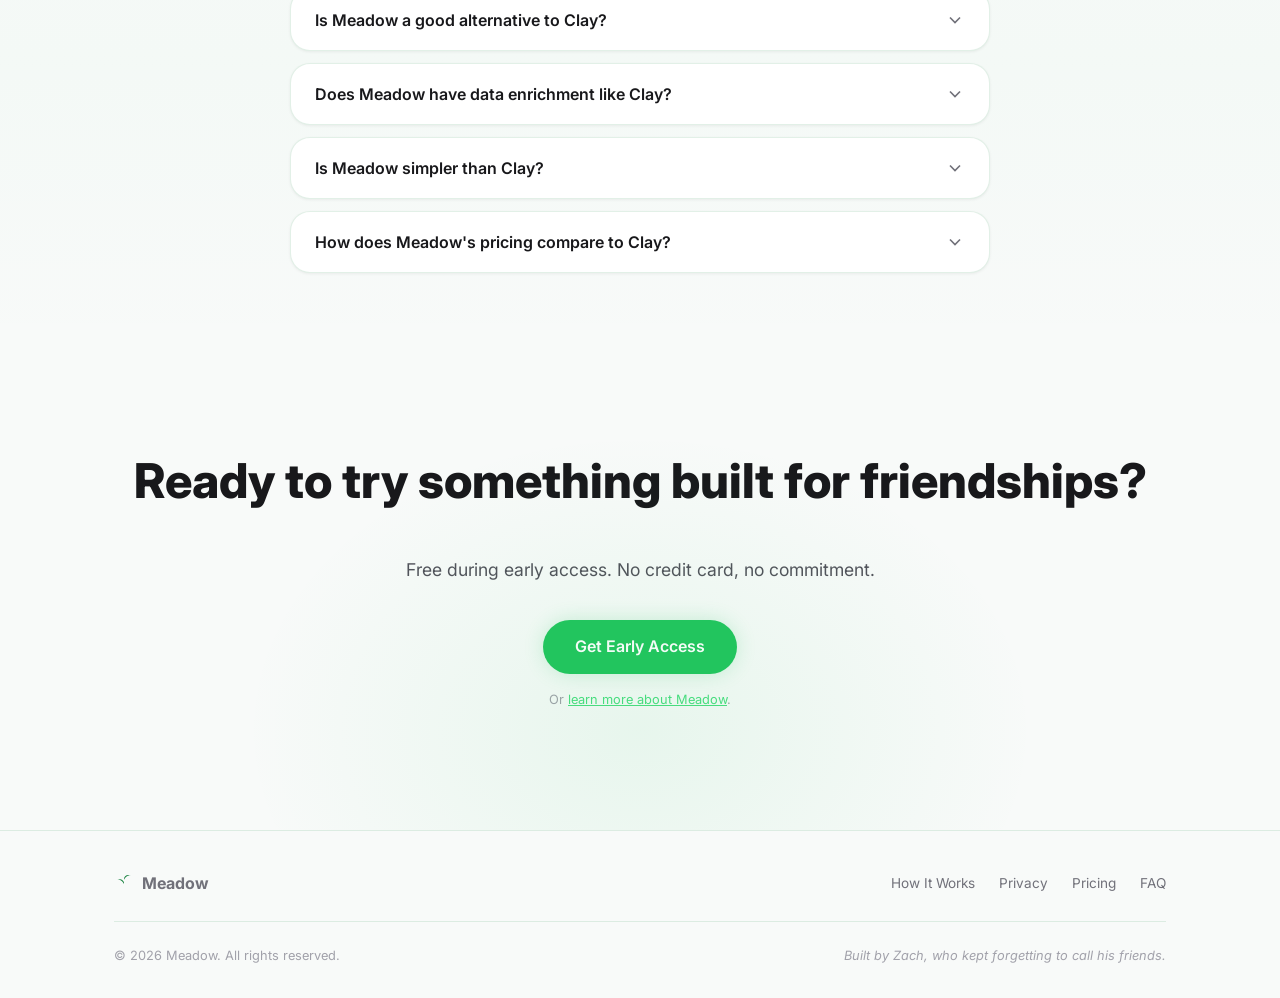
<file: vs-clay.html>
<!DOCTYPE html>
<html lang="en" data-theme="light">
<head>
  <meta charset="UTF-8" />
  <meta name="viewport" content="width=device-width, initial-scale=1.0" />
  <title>Meadow vs Clay | Personal CRM Alternative to Clay</title>
  <meta name="description" content="Meadow is a personal CRM for friendships. Clay is a professional networking intelligence platform. Compare features, pricing, and approach to see which fits your relationships." />
  <link rel="canonical" href="https://zachmeditates.github.io/meadow-site/vs-clay.html" />
  <meta name="theme-color" content="#22c55e" />

  <!-- Open Graph -->
  <meta property="og:title" content="Meadow vs Clay | Personal CRM Alternative to Clay" />
  <meta property="og:description" content="Compare Meadow and Clay. One is built for friendships, the other for professional networking intelligence. See which fits your relationships." />
  <meta property="og:url" content="https://zachmeditates.github.io/meadow-site/vs-clay.html" />
  <meta property="og:type" content="website" />
  <meta property="og:site_name" content="Meadow" />
  <meta property="og:image" content="https://zachmeditates.github.io/meadow-site/og-image.jpg" />

  <!-- Twitter Card -->
  <meta name="twitter:card" content="summary_large_image" />
  <meta name="twitter:title" content="Meadow vs Clay | Personal CRM Alternative to Clay" />
  <meta name="twitter:description" content="Compare Meadow and Clay. One is built for friendships, the other for professional networking intelligence. See which fits your relationships." />
  <meta name="twitter:image" content="https://zachmeditates.github.io/meadow-site/og-image.jpg" />

  <link rel="icon" type="image/svg+xml" href="favicon.svg" />
  <link rel="preconnect" href="https://fonts.googleapis.com" />
  <link rel="preconnect" href="https://fonts.gstatic.com" crossorigin />
  <link href="https://fonts.googleapis.com/css2?family=Inter:wght@400;500;600;700;800&display=swap" rel="stylesheet" />
  <link rel="stylesheet" href="style.css?v=14" />

  <!-- Structured Data -->
  <script type="application/ld+json">
  {
    "@context": "https://schema.org",
    "@type": "WebPage",
    "name": "Meadow vs Clay",
    "description": "A detailed comparison between Meadow and Clay, two different approaches to managing relationships. Meadow is a personal CRM for friendships. Clay is a professional networking intelligence platform.",
    "url": "https://zachmeditates.github.io/meadow-site/vs-clay.html",
    "mainEntity": {
      "@type": "SoftwareApplication",
      "name": "Meadow",
      "applicationCategory": "LifestyleApplication",
      "description": "A personal CRM that lives in Telegram. Conversational input, weekly briefs with draft messages, and proactive nudges."
    }
  }
  </script>
  <script type="application/ld+json">
  {
    "@context": "https://schema.org",
    "@type": "FAQPage",
    "mainEntity": [
      {
        "@type": "Question",
        "name": "Is Meadow a good alternative to Clay?",
        "acceptedAnswer": {
          "@type": "Answer",
          "text": "If you want to stay close with friends and family, yes. Clay is built for professional networking intelligence: enriching contact data from dozens of sources, tracking job changes, and powering business development. Meadow is built for personal relationships: remembering what your friends told you, nudging you when someone is overdue, and drafting a message so you actually reach out."
        }
      },
      {
        "@type": "Question",
        "name": "Does Meadow have data enrichment like Clay?",
        "acceptedAnswer": {
          "@type": "Answer",
          "text": "No. Clay automatically pulls data from email, calendar, social media, and news sources. Meadow learns about your friends from your conversations. When you say 'Sarah got promoted' or 'Marcus is moving to Denver', Meadow remembers. It builds context the way you do: through real conversations, not scraped data."
        }
      },
      {
        "@type": "Question",
        "name": "Is Meadow simpler than Clay?",
        "acceptedAnswer": {
          "@type": "Answer",
          "text": "Dramatically. Clay has 50+ integrations and a learning curve that takes time to master. Meadow has one input: text a message in Telegram. Everything else happens automatically. No integrations to configure, no dashboards to learn, no onboarding flow."
        }
      },
      {
        "@type": "Question",
        "name": "How does Meadow's pricing compare to Clay?",
        "acceptedAnswer": {
          "@type": "Answer",
          "text": "Meadow costs $8 per month hosted, or free if you self-host with Docker. Clay's Pro plan is $20 per month with a limited free tier. If you are managing personal relationships rather than professional networks, Meadow costs less and does more for that use case."
        }
      }
    ]
  }
  </script>
</head>
<body>

  <!-- NAV -->
  <nav class="nav">
    <div class="nav__inner">
      <a href="index.html" class="nav__logo">
        <svg class="nav__icon" viewBox="0 0 24 24" fill="currentColor" role="img" aria-label="Meadow logo"><path d="M12 22v-9m0-1c-1-3-5-6-8-5 4-2 7 0 8 3m0-3c1-3 5-6 8-5-4-2-7 0-8 3m0-5c-.5-3-2-6-4-7 3 0 4 3 4 5m0-5c.5-3 2-6 4-7-3 0-4 3-4 5"/></svg>
        Meadow
      </a>
      <div class="nav__links">
        <a href="index.html#how-it-works">How It Works</a>
        <a href="index.html#pricing">Pricing</a>
        <a href="index.html#faq">FAQ</a>
        <a href="index.html#signup" class="btn btn--sm">Get Early Access</a>
      </div>
      <div class="nav__right">
        <button class="theme-toggle" aria-label="Toggle theme" id="theme-btn">
          <svg class="theme-toggle__dark" viewBox="0 0 24 24" fill="none" stroke="currentColor" stroke-width="2" stroke-linecap="round" stroke-linejoin="round"><path d="M21 12.79A9 9 0 1 1 11.21 3 7 7 0 0 0 21 12.79z"/></svg>
          <svg class="theme-toggle__light" viewBox="0 0 24 24" fill="none" stroke="currentColor" stroke-width="2" stroke-linecap="round" stroke-linejoin="round"><circle cx="12" cy="12" r="5"/><line x1="12" y1="1" x2="12" y2="3"/><line x1="12" y1="21" x2="12" y2="23"/><line x1="4.22" y1="4.22" x2="5.64" y2="5.64"/><line x1="18.36" y1="18.36" x2="19.78" y2="19.78"/><line x1="1" y1="12" x2="3" y2="12"/><line x1="21" y1="12" x2="23" y2="12"/><line x1="4.22" y1="19.78" x2="5.64" y2="18.36"/><line x1="18.36" y1="5.64" x2="19.78" y2="4.22"/></svg>
        </button>
        <button class="nav__mobile" aria-label="Menu" id="nav-mobile-btn">
          <svg viewBox="0 0 24 24" fill="none" stroke="currentColor" stroke-width="2"><path d="M3 12h18M3 6h18M3 18h18"/></svg>
        </button>
      </div>
    </div>
  </nav>

  <main>

  <!-- HERO -->
  <section class="hero vs-hero">
    <div class="hero__glow"></div>
    <div class="container">
      <div class="vs-hero__text">
        <div class="section-label">Comparison</div>
        <h1 class="vs-hero__title">Meadow vs Clay</h1>
        <p class="vs-hero__sub">Clay is a professional networking intelligence platform. Meadow is a personal CRM for friendships. Different tools for different relationships.</p>
        <div class="hero__cta">
          <a href="index.html#signup" class="btn btn--lg">Try Meadow Free</a>
        </div>
      </div>
    </div>
  </section>


  <!-- RESPECT -->
  <section class="vs-respect">
    <div class="container">
      <p class="vs-respect__text">Clay is an impressive product that excels at professional networking and data enrichment. We respect what they have built. This page is an honest comparison for people evaluating their options for personal relationship management.</p>
    </div>
  </section>


  <!-- FEATURE TABLE -->
  <section class="vs-table-section">
    <div class="container">
      <h2 class="section-title">Feature comparison</h2>
      <div class="vs-table-wrap">
        <table class="vs-table">
          <thead>
            <tr>
              <th></th>
              <th class="vs-table__meadow">Meadow</th>
              <th>Clay</th>
            </tr>
          </thead>
          <tbody>
            <tr>
              <td class="vs-table__feature">Adding contacts</td>
              <td class="vs-table__meadow"><span class="vs-check vs-check--yes" aria-label="yes"></span> Text naturally</td>
              <td><span class="vs-check vs-check--yes" aria-label="yes"></span> Auto from integrations</td>
            </tr>
            <tr>
              <td class="vs-table__feature">Logging interactions</td>
              <td class="vs-table__meadow"><span class="vs-check vs-check--yes" aria-label="yes"></span> Conversational</td>
              <td><span class="vs-check vs-check--yes" aria-label="yes"></span> Auto from email/calendar</td>
            </tr>
            <tr>
              <td class="vs-table__feature">Weekly briefs</td>
              <td class="vs-table__meadow"><span class="vs-check vs-check--yes" aria-label="yes"></span> Every Monday</td>
              <td><span class="vs-check vs-check--no" aria-label="no"></span> None</td>
            </tr>
            <tr>
              <td class="vs-table__feature">Draft messages</td>
              <td class="vs-table__meadow"><span class="vs-check vs-check--yes" aria-label="yes"></span> Context-aware</td>
              <td><span class="vs-check vs-check--neutral" aria-label="partial"></span> Templates only</td>
            </tr>
            <tr>
              <td class="vs-table__feature">Overdue nudges</td>
              <td class="vs-table__meadow"><span class="vs-check vs-check--yes" aria-label="yes"></span> Daily, per-circle</td>
              <td><span class="vs-check vs-check--no" aria-label="no"></span> None</td>
            </tr>
            <tr>
              <td class="vs-table__feature">Mobile experience</td>
              <td class="vs-table__meadow"><span class="vs-check vs-check--yes" aria-label="yes"></span> Telegram (native)</td>
              <td><span class="vs-check vs-check--neutral" aria-label="partial"></span> Web only</td>
            </tr>
            <tr>
              <td class="vs-table__feature">On-demand person briefs</td>
              <td class="vs-table__meadow"><span class="vs-check vs-check--yes" aria-label="yes"></span> AI-powered</td>
              <td><span class="vs-check vs-check--no" aria-label="no"></span> None</td>
            </tr>
            <tr>
              <td class="vs-table__feature">Random reconnect</td>
              <td class="vs-table__meadow"><span class="vs-check vs-check--yes" aria-label="yes"></span> /surprise command</td>
              <td><span class="vs-check vs-check--yes" aria-label="yes"></span> Automatic Reconnect</td>
            </tr>
            <tr>
              <td class="vs-table__feature">Data enrichment</td>
              <td><span class="vs-check vs-check--no" aria-label="no"></span> No</td>
              <td><span class="vs-check vs-check--yes" aria-label="yes"></span> Deep enrichment</td>
            </tr>
            <tr>
              <td class="vs-table__feature">Integrations</td>
              <td><span class="vs-check vs-check--neutral" aria-label="partial"></span> Telegram</td>
              <td><span class="vs-check vs-check--yes" aria-label="yes"></span> 50+ sources</td>
            </tr>
            <tr>
              <td class="vs-table__feature">Self-hostable</td>
              <td class="vs-table__meadow"><span class="vs-check vs-check--yes" aria-label="yes"></span> Docker + SQLite</td>
              <td><span class="vs-check vs-check--no" aria-label="no"></span> No</td>
            </tr>
            <tr>
              <td class="vs-table__feature">Pricing (hosted)</td>
              <td class="vs-table__meadow">$8/mo</td>
              <td>$20/mo</td>
            </tr>
            <tr>
              <td class="vs-table__feature">Pricing (self-hosted)</td>
              <td class="vs-table__meadow">Free</td>
              <td>N/A</td>
            </tr>
          </tbody>
        </table>
      </div>
    </div>
  </section>


  <!-- KEY DIFFERENCES -->
  <section class="vs-diffs">
    <div class="container">
      <h2 class="section-title">What makes Meadow different</h2>
      <div class="vs-diffs__grid">

        <div class="vs-diffs__card">
          <div class="vs-diffs__icon">
            <svg viewBox="0 0 24 24" fill="none" stroke="currentColor" stroke-width="2" stroke-linecap="round" stroke-linejoin="round"><path d="M17 21v-2a4 4 0 0 0-4-4H5a4 4 0 0 0-4 4v2"/><circle cx="9" cy="7" r="4"/><path d="M23 21v-2a4 4 0 0 0-3-3.87"/><path d="M16 3.13a4 4 0 0 1 0 7.75"/></svg>
          </div>
          <h3>For friends, not contacts</h3>
          <p>Clay treats people as data points in a professional network. Meadow treats them as friends you want to stay close with. Different tools for different jobs.</p>
        </div>

        <div class="vs-diffs__card">
          <div class="vs-diffs__icon">
            <svg viewBox="0 0 24 24" fill="none" stroke="currentColor" stroke-width="2" stroke-linecap="round" stroke-linejoin="round"><circle cx="12" cy="12" r="10"/><polyline points="12 6 12 12 16 14"/></svg>
          </div>
          <h3>Simple by design</h3>
          <p>Clay has 50+ integrations and a learning curve that takes time to master. Meadow has one input: text a message. Everything else happens automatically.</p>
        </div>

        <div class="vs-diffs__card">
          <div class="vs-diffs__icon">
            <svg viewBox="0 0 24 24" fill="none" stroke="currentColor" stroke-width="2" stroke-linecap="round" stroke-linejoin="round"><path d="M22 12h-4l-3 9L9 3l-3 9H2"/></svg>
          </div>
          <h3>Proactive, not passive</h3>
          <p>Clay enriches profiles and waits for you to act. Meadow sends you a brief every Monday with who to call, what to talk about, and a ready-to-send message. It nudges you daily when close friends are slipping away.</p>
        </div>

        <div class="vs-diffs__card">
          <div class="vs-diffs__icon">
            <svg viewBox="0 0 24 24" fill="none" stroke="currentColor" stroke-width="2" stroke-linecap="round" stroke-linejoin="round"><line x1="12" y1="1" x2="12" y2="23"/><path d="M17 5H9.5a3.5 3.5 0 0 0 0 7h5a3.5 3.5 0 0 1 0 7H6"/></svg>
          </div>
          <h3>Costs less, does more (for friendships)</h3>
          <p>$8/mo vs $20/mo. If you are tracking friends and family, not investors and business leads, Meadow does more with less. Self-host for free if you prefer.</p>
        </div>

      </div>
    </div>
  </section>


  <!-- HONEST SECTION: WHERE CLAY WINS -->
  <section class="vs-honest">
    <div class="container">
      <h2 class="section-title">Where Clay still wins</h2>
      <p class="vs-honest__sub">We believe in honest comparisons. Here's where Clay has the edge.</p>
      <div class="vs-honest__grid">
        <div class="vs-honest__item">
          <strong>Data enrichment</strong>
          <p>Clay automatically pulls news, job changes, and social media updates from dozens of sources. Meadow only knows what you tell it.</p>
        </div>
        <div class="vs-honest__item">
          <strong>Integration depth</strong>
          <p>Clay connects to 50+ tools for automatic contact creation and management. Meadow works through Telegram with a web dashboard.</p>
        </div>
        <div class="vs-honest__item">
          <strong>Professional networking</strong>
          <p>Clay is purpose-built for power networkers and business development. If your goal is to manage investors, clients, or sales leads, Clay is the better tool.</p>
        </div>
        <div class="vs-honest__item">
          <strong>Team features</strong>
          <p>Clay offers shared workspaces for team collaboration. Meadow is built for individual use.</p>
        </div>
      </div>
    </div>
  </section>


  <!-- FAQ -->
  <section class="faq vs-faq" id="vs-faq">
    <div class="container">
      <div class="section-label">FAQ</div>
      <h2 class="section-title">Common questions</h2>
      <div class="faq__list">

        <div class="faq__item">
          <button class="faq__question" aria-expanded="false">
            <span>Is Meadow a good alternative to Clay?</span>
            <svg class="faq__chevron" viewBox="0 0 24 24" fill="none" stroke="currentColor" stroke-width="2"><polyline points="6 9 12 15 18 9"/></svg>
          </button>
          <div class="faq__answer">
            <p>If you want to stay close with friends and family, yes. Clay is built for professional networking intelligence: enriching data, tracking job changes, and powering business development. Meadow is built for personal relationships: remembering what your friends told you, nudging you when someone is overdue, and drafting a message so you actually reach out. Different tools for different problems.</p>
          </div>
        </div>

        <div class="faq__item">
          <button class="faq__question" aria-expanded="false">
            <span>Does Meadow have data enrichment like Clay?</span>
            <svg class="faq__chevron" viewBox="0 0 24 24" fill="none" stroke="currentColor" stroke-width="2"><polyline points="6 9 12 15 18 9"/></svg>
          </button>
          <div class="faq__answer">
            <p>No. Clay automatically pulls data from email, calendar, social media, and news. Meadow learns about your friends from your conversations. When you say "Sarah got promoted" or "Marcus is moving to Denver," Meadow remembers. It builds context the way you do: through real conversations, not scraped data.</p>
          </div>
        </div>

        <div class="faq__item">
          <button class="faq__question" aria-expanded="false">
            <span>Is Meadow simpler than Clay?</span>
            <svg class="faq__chevron" viewBox="0 0 24 24" fill="none" stroke="currentColor" stroke-width="2"><polyline points="6 9 12 15 18 9"/></svg>
          </button>
          <div class="faq__answer">
            <p>Dramatically. Clay has 50+ integrations, a configuration process, and a learning curve. Meadow has one input: text a message in Telegram. No integrations to configure, no dashboards to learn, no onboarding flow. It just works.</p>
          </div>
        </div>

        <div class="faq__item">
          <button class="faq__question" aria-expanded="false">
            <span>How does Meadow's pricing compare to Clay?</span>
            <svg class="faq__chevron" viewBox="0 0 24 24" fill="none" stroke="currentColor" stroke-width="2"><polyline points="6 9 12 15 18 9"/></svg>
          </button>
          <div class="faq__answer">
            <p>Meadow is $8/mo hosted, or free if you self-host with Docker. Clay's Pro plan is $20/mo with a limited free tier. If you are managing personal relationships rather than professional networks, Meadow costs less and does more for that use case.</p>
          </div>
        </div>

      </div>
    </div>
  </section>


  <!-- CTA -->
  <section class="cta" id="vs-signup">
    <div class="container">
      <div class="cta__glow"></div>
      <h2 class="section-title">Ready to try something built for friendships?</h2>
      <p class="cta__sub">Free during early access. No credit card, no commitment.</p>
      <div style="text-align: center;">
        <a href="index.html#signup" class="btn btn--lg">Get Early Access</a>
      </div>
      <p class="cta__fine" style="margin-top: 16px;">Or <a href="index.html" style="color: var(--green-400); text-decoration: underline;">learn more about Meadow</a>.</p>
    </div>
  </section>

  </main>

  <!-- FOOTER -->
  <footer class="footer">
    <div class="container">
      <div class="footer__top">
        <div class="footer__brand">
          <svg class="footer__icon" viewBox="0 0 24 24" fill="currentColor"><path d="M12 22v-9m0-1c-1-3-5-6-8-5 4-2 7 0 8 3m0-3c1-3 5-6 8-5-4-2-7 0-8 3m0-5c-.5-3-2-6-4-7 3 0 4 3 4 5m0-5c.5-3 2-6 4-7-3 0-4 3-4 5"/></svg>
          Meadow
        </div>
        <nav class="footer__links" aria-label="Footer navigation">
          <a href="index.html#how-it-works">How It Works</a>
          <a href="index.html#privacy">Privacy</a>
          <a href="index.html#pricing">Pricing</a>
          <a href="index.html#faq">FAQ</a>
        </nav>
      </div>
      <div class="footer__bottom">
        <div class="footer__copy">&copy; 2026 Meadow. All rights reserved.</div>
        <div class="footer__made">Built by Zach, who kept forgetting to call his friends.</div>
      </div>
    </div>
  </footer>

  <script>
    // Theme toggle
    function toggleTheme() {
      var html = document.documentElement;
      var current = html.getAttribute('data-theme');
      var next = current === 'light' ? 'dark' : 'light';
      html.setAttribute('data-theme', next);
      localStorage.setItem('meadow-theme', next);
    }

    (function() {
      var saved = localStorage.getItem('meadow-theme');
      if (saved) document.documentElement.setAttribute('data-theme', saved);
    })();

    document.getElementById('theme-btn').addEventListener('click', toggleTheme);
    document.getElementById('nav-mobile-btn').addEventListener('click', function() {
      document.querySelector('.nav__links').classList.toggle('open');
    });

    // FAQ accordion
    document.querySelectorAll('.faq__question').forEach(function(btn) {
      btn.addEventListener('click', function() {
        var item = this.parentElement;
        var isOpen = item.classList.contains('faq__item--open');
        document.querySelectorAll('.faq__item--open').forEach(function(open) {
          open.classList.remove('faq__item--open');
          open.querySelector('.faq__question').setAttribute('aria-expanded', 'false');
        });
        if (!isOpen) {
          item.classList.add('faq__item--open');
          this.setAttribute('aria-expanded', 'true');
        }
      });
    });

    // Smooth scroll
    document.querySelectorAll('a[href^="#"]').forEach(function(anchor) {
      anchor.addEventListener('click', function(e) {
        e.preventDefault();
        var target = document.querySelector(this.getAttribute('href'));
        if (target) {
          target.scrollIntoView({ behavior: 'smooth', block: 'start' });
          document.querySelector('.nav__links').classList.remove('open');
        }
      });
    });
  </script>

</body>
</html>
</file>
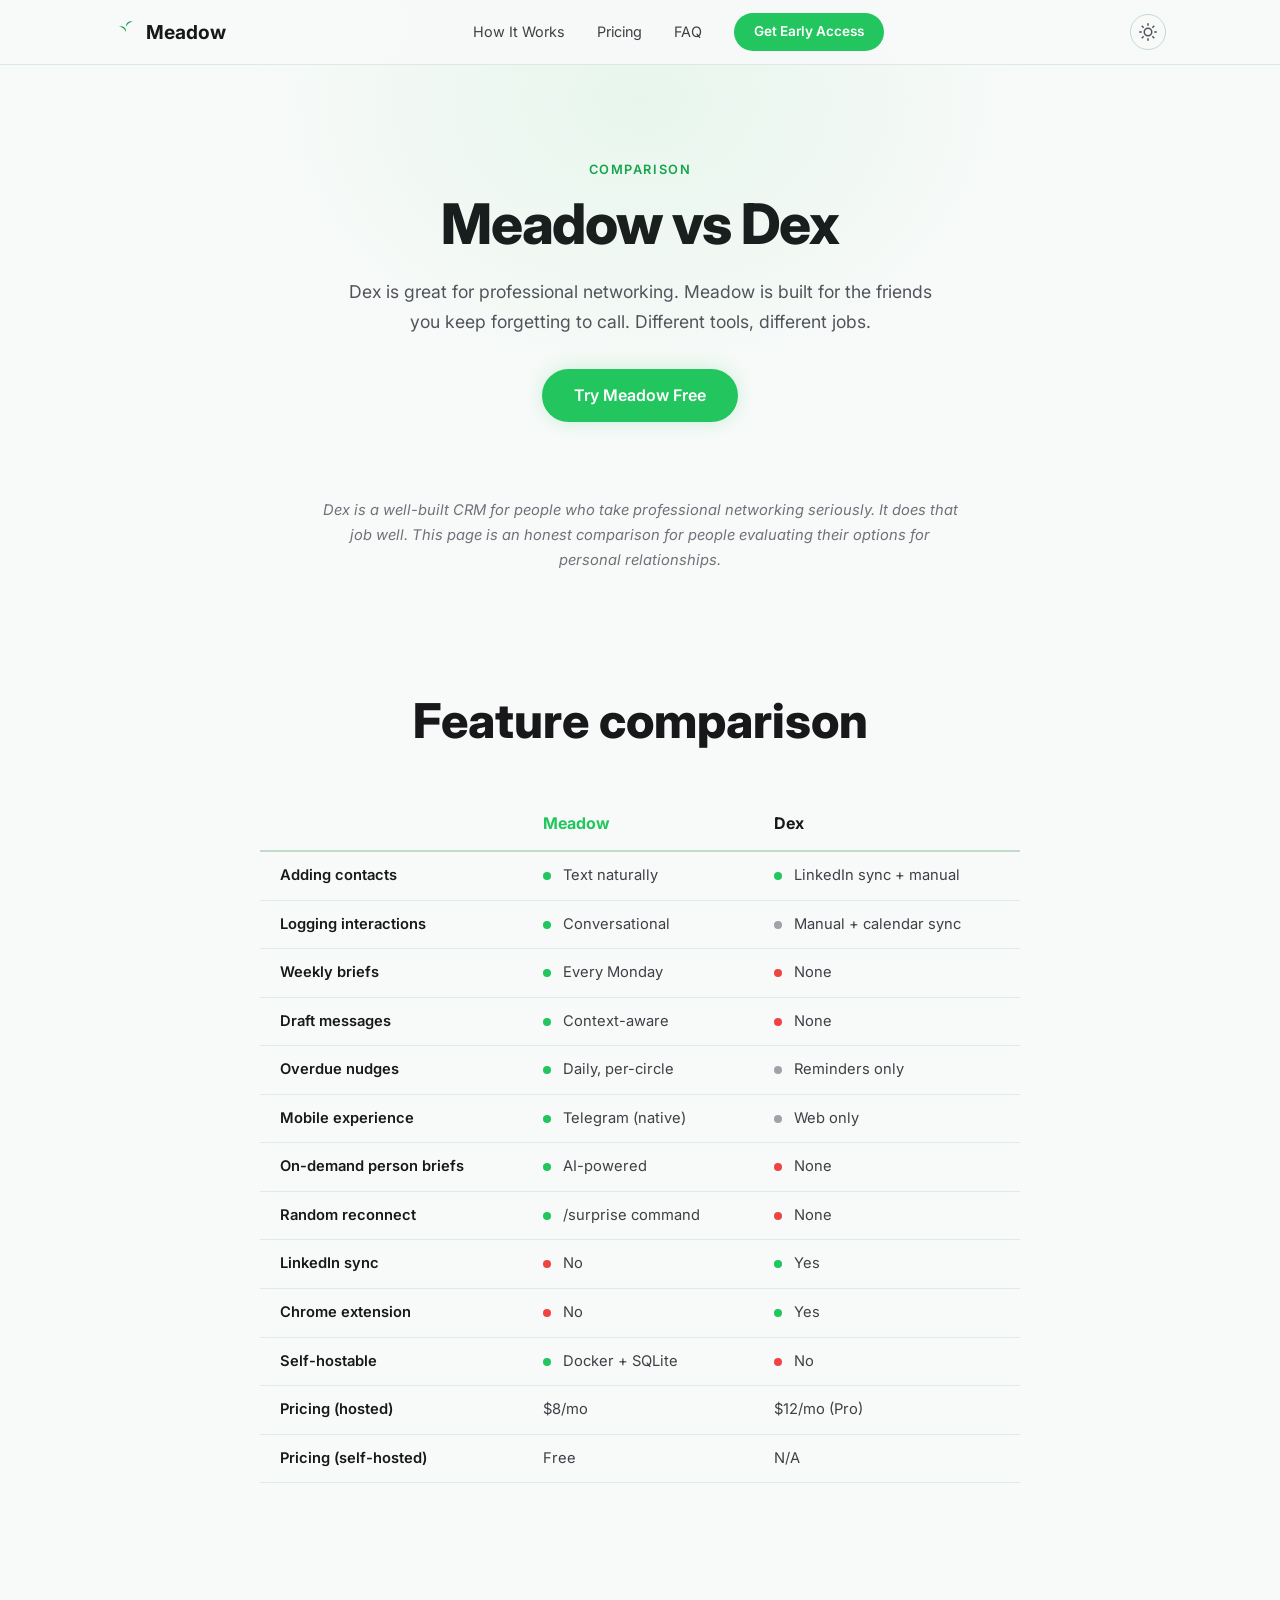
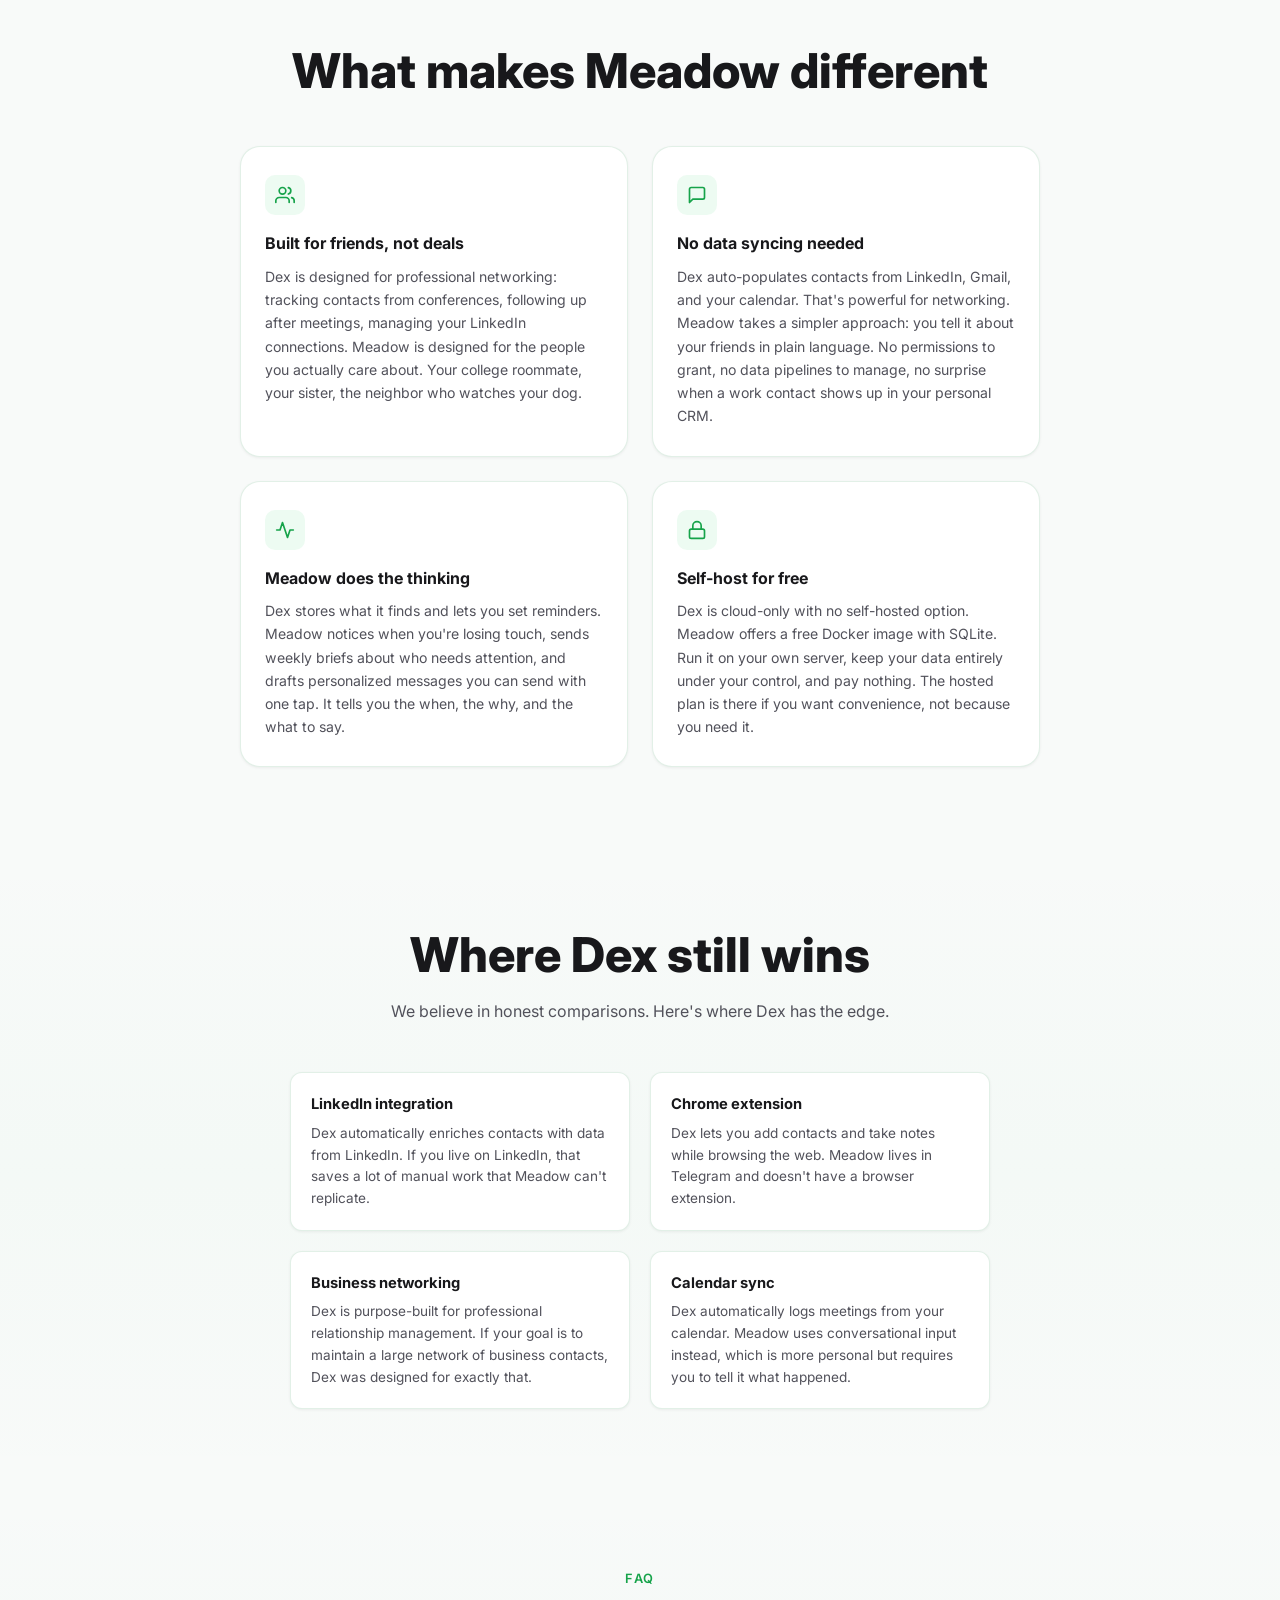
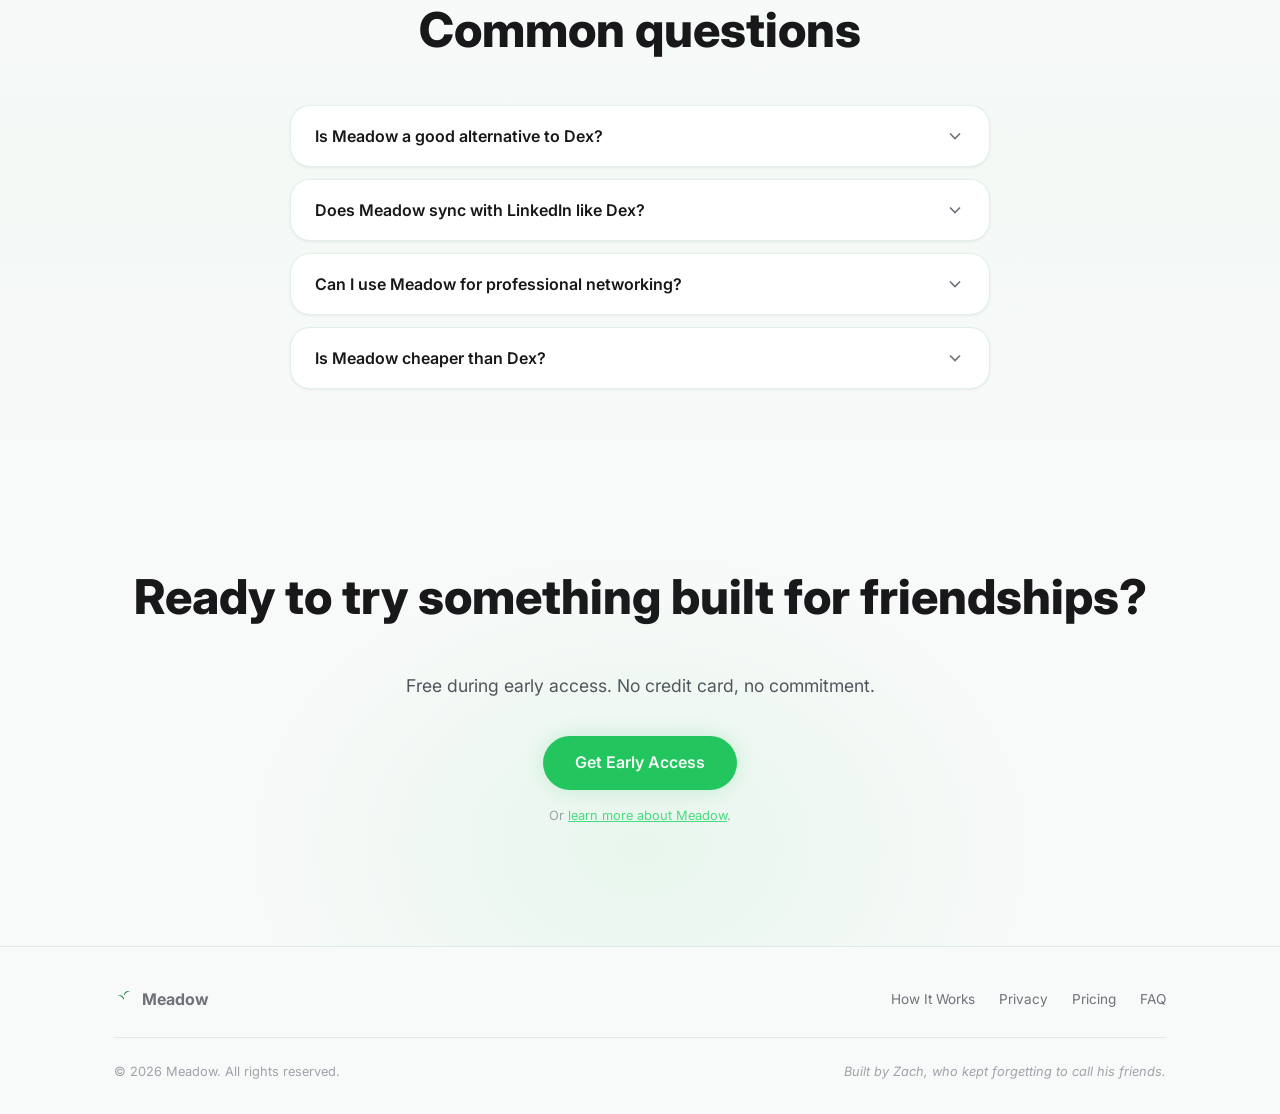
<file: vs-dex.html>
<!DOCTYPE html>
<html lang="en" data-theme="light">
<head>
  <meta charset="UTF-8" />
  <meta name="viewport" content="width=device-width, initial-scale=1.0" />
  <title>Meadow vs Dex CRM | A Personal Alternative to Dex</title>
  <meta name="description" content="Meadow is a personal alternative to Dex CRM. Compare features: friendship-focused vs professional networking, weekly briefs, draft messages, self-hostable, and more." />
  <link rel="canonical" href="https://zachmeditates.github.io/meadow-site/vs-dex.html" />
  <meta name="theme-color" content="#22c55e" />

  <!-- Open Graph -->
  <meta property="og:title" content="Meadow vs Dex CRM | A Personal Alternative" />
  <meta property="og:description" content="Compare Meadow and Dex CRM. See how friendship-focused features, weekly briefs, and draft messages set Meadow apart from professional networking tools." />
  <meta property="og:url" content="https://zachmeditates.github.io/meadow-site/vs-dex.html" />
  <meta property="og:type" content="website" />
  <meta property="og:site_name" content="Meadow" />
  <meta property="og:image" content="https://zachmeditates.github.io/meadow-site/og-image.jpg" />

  <!-- Twitter Card -->
  <meta name="twitter:card" content="summary_large_image" />
  <meta name="twitter:title" content="Meadow vs Dex CRM | A Personal Alternative" />
  <meta name="twitter:description" content="Compare Meadow and Dex CRM. See how friendship-focused features, weekly briefs, and draft messages set Meadow apart from professional networking tools." />
  <meta name="twitter:image" content="https://zachmeditates.github.io/meadow-site/og-image.jpg" />

  <link rel="icon" type="image/svg+xml" href="favicon.svg" />
  <link rel="preconnect" href="https://fonts.googleapis.com" />
  <link rel="preconnect" href="https://fonts.gstatic.com" crossorigin />
  <link href="https://fonts.googleapis.com/css2?family=Inter:wght@400;500;600;700;800&display=swap" rel="stylesheet" />
  <link rel="stylesheet" href="style.css?v=14" />

  <!-- Structured Data -->
  <script type="application/ld+json">
  {
    "@context": "https://schema.org",
    "@type": "WebPage",
    "name": "Meadow vs Dex CRM",
    "description": "A detailed comparison between Meadow and Dex, comparing friendship-focused personal CRM with professional networking CRM.",
    "url": "https://zachmeditates.github.io/meadow-site/vs-dex.html",
    "mainEntity": {
      "@type": "SoftwareApplication",
      "name": "Meadow",
      "applicationCategory": "LifestyleApplication",
      "description": "A personal CRM that lives in Telegram. Conversational input, weekly briefs with draft messages, and proactive nudges."
    }
  }
  </script>
  <script type="application/ld+json">
  {
    "@context": "https://schema.org",
    "@type": "FAQPage",
    "mainEntity": [
      {
        "@type": "Question",
        "name": "Is Meadow a good alternative to Dex?",
        "acceptedAnswer": {
          "@type": "Answer",
          "text": "Yes, if you care more about staying close to friends than managing a professional network. Dex is built for business networking and LinkedIn contacts. Meadow is built for the people you actually want to keep in your life. It sends weekly briefs, drafts messages for you, and nudges you when someone is overdue."
        }
      },
      {
        "@type": "Question",
        "name": "Does Meadow sync with LinkedIn like Dex?",
        "acceptedAnswer": {
          "@type": "Answer",
          "text": "No. Meadow takes a different approach. Instead of syncing data from LinkedIn or Gmail, you tell Meadow about your friends in plain language. Say 'met Jake at the climbing gym, works at Tesla, has a dog named Biscuit' and Meadow builds the profile for you. No data pipelines, no permissions to manage."
        }
      },
      {
        "@type": "Question",
        "name": "Can I use Meadow for professional networking?",
        "acceptedAnswer": {
          "@type": "Answer",
          "text": "Meadow is built for personal relationships, but some people use it for professional contacts too. It works well for anyone you want to stay in touch with regularly. If your primary goal is LinkedIn-style networking with hundreds of business contacts, Dex is probably the better fit."
        }
      },
      {
        "@type": "Question",
        "name": "Is Meadow cheaper than Dex?",
        "acceptedAnswer": {
          "@type": "Answer",
          "text": "Yes. Meadow's hosted plan is $8 per month. Dex Pro is $12 per month. Meadow also offers a free self-hosted Docker option that Dex does not have. If you want full control over your data without a monthly bill, Meadow is the only option of the two."
        }
      }
    ]
  }
  </script>
</head>
<body>

  <!-- NAV -->
  <nav class="nav">
    <div class="nav__inner">
      <a href="index.html" class="nav__logo">
        <svg class="nav__icon" viewBox="0 0 24 24" fill="currentColor" role="img" aria-label="Meadow logo"><path d="M12 22v-9m0-1c-1-3-5-6-8-5 4-2 7 0 8 3m0-3c1-3 5-6 8-5-4-2-7 0-8 3m0-5c-.5-3-2-6-4-7 3 0 4 3 4 5m0-5c.5-3 2-6 4-7-3 0-4 3-4 5"/></svg>
        Meadow
      </a>
      <div class="nav__links">
        <a href="index.html#how-it-works">How It Works</a>
        <a href="index.html#pricing">Pricing</a>
        <a href="index.html#faq">FAQ</a>
        <a href="index.html#signup" class="btn btn--sm">Get Early Access</a>
      </div>
      <div class="nav__right">
        <button class="theme-toggle" aria-label="Toggle theme" id="theme-btn">
          <svg class="theme-toggle__dark" viewBox="0 0 24 24" fill="none" stroke="currentColor" stroke-width="2" stroke-linecap="round" stroke-linejoin="round"><path d="M21 12.79A9 9 0 1 1 11.21 3 7 7 0 0 0 21 12.79z"/></svg>
          <svg class="theme-toggle__light" viewBox="0 0 24 24" fill="none" stroke="currentColor" stroke-width="2" stroke-linecap="round" stroke-linejoin="round"><circle cx="12" cy="12" r="5"/><line x1="12" y1="1" x2="12" y2="3"/><line x1="12" y1="21" x2="12" y2="23"/><line x1="4.22" y1="4.22" x2="5.64" y2="5.64"/><line x1="18.36" y1="18.36" x2="19.78" y2="19.78"/><line x1="1" y1="12" x2="3" y2="12"/><line x1="21" y1="12" x2="23" y2="12"/><line x1="4.22" y1="19.78" x2="5.64" y2="18.36"/><line x1="18.36" y1="5.64" x2="19.78" y2="4.22"/></svg>
        </button>
        <button class="nav__mobile" aria-label="Menu" id="nav-mobile-btn">
          <svg viewBox="0 0 24 24" fill="none" stroke="currentColor" stroke-width="2"><path d="M3 12h18M3 6h18M3 18h18"/></svg>
        </button>
      </div>
    </div>
  </nav>

  <main>

  <!-- HERO -->
  <section class="hero vs-hero">
    <div class="hero__glow"></div>
    <div class="container">
      <div class="vs-hero__text">
        <div class="section-label">Comparison</div>
        <h1 class="vs-hero__title">Meadow vs Dex</h1>
        <p class="vs-hero__sub">Dex is great for professional networking. Meadow is built for the friends you keep forgetting to call. Different tools, different jobs.</p>
        <div class="hero__cta">
          <a href="index.html#signup" class="btn btn--lg">Try Meadow Free</a>
        </div>
      </div>
    </div>
  </section>


  <!-- RESPECT -->
  <section class="vs-respect">
    <div class="container">
      <p class="vs-respect__text">Dex is a well-built CRM for people who take professional networking seriously. It does that job well. This page is an honest comparison for people evaluating their options for personal relationships.</p>
    </div>
  </section>


  <!-- FEATURE TABLE -->
  <section class="vs-table-section">
    <div class="container">
      <h2 class="section-title">Feature comparison</h2>
      <div class="vs-table-wrap">
        <table class="vs-table">
          <thead>
            <tr>
              <th></th>
              <th class="vs-table__meadow">Meadow</th>
              <th>Dex</th>
            </tr>
          </thead>
          <tbody>
            <tr>
              <td class="vs-table__feature">Adding contacts</td>
              <td class="vs-table__meadow"><span class="vs-check vs-check--yes" aria-label="yes"></span> Text naturally</td>
              <td><span class="vs-check vs-check--yes" aria-label="yes"></span> LinkedIn sync + manual</td>
            </tr>
            <tr>
              <td class="vs-table__feature">Logging interactions</td>
              <td class="vs-table__meadow"><span class="vs-check vs-check--yes" aria-label="yes"></span> Conversational</td>
              <td><span class="vs-check vs-check--neutral" aria-label="partial"></span> Manual + calendar sync</td>
            </tr>
            <tr>
              <td class="vs-table__feature">Weekly briefs</td>
              <td class="vs-table__meadow"><span class="vs-check vs-check--yes" aria-label="yes"></span> Every Monday</td>
              <td><span class="vs-check vs-check--no" aria-label="no"></span> None</td>
            </tr>
            <tr>
              <td class="vs-table__feature">Draft messages</td>
              <td class="vs-table__meadow"><span class="vs-check vs-check--yes" aria-label="yes"></span> Context-aware</td>
              <td><span class="vs-check vs-check--no" aria-label="no"></span> None</td>
            </tr>
            <tr>
              <td class="vs-table__feature">Overdue nudges</td>
              <td class="vs-table__meadow"><span class="vs-check vs-check--yes" aria-label="yes"></span> Daily, per-circle</td>
              <td><span class="vs-check vs-check--neutral" aria-label="partial"></span> Reminders only</td>
            </tr>
            <tr>
              <td class="vs-table__feature">Mobile experience</td>
              <td class="vs-table__meadow"><span class="vs-check vs-check--yes" aria-label="yes"></span> Telegram (native)</td>
              <td><span class="vs-check vs-check--neutral" aria-label="partial"></span> Web only</td>
            </tr>
            <tr>
              <td class="vs-table__feature">On-demand person briefs</td>
              <td class="vs-table__meadow"><span class="vs-check vs-check--yes" aria-label="yes"></span> AI-powered</td>
              <td><span class="vs-check vs-check--no" aria-label="no"></span> None</td>
            </tr>
            <tr>
              <td class="vs-table__feature">Random reconnect</td>
              <td class="vs-table__meadow"><span class="vs-check vs-check--yes" aria-label="yes"></span> /surprise command</td>
              <td><span class="vs-check vs-check--no" aria-label="no"></span> None</td>
            </tr>
            <tr>
              <td class="vs-table__feature">LinkedIn sync</td>
              <td><span class="vs-check vs-check--no" aria-label="no"></span> No</td>
              <td><span class="vs-check vs-check--yes" aria-label="yes"></span> Yes</td>
            </tr>
            <tr>
              <td class="vs-table__feature">Chrome extension</td>
              <td><span class="vs-check vs-check--no" aria-label="no"></span> No</td>
              <td><span class="vs-check vs-check--yes" aria-label="yes"></span> Yes</td>
            </tr>
            <tr>
              <td class="vs-table__feature">Self-hostable</td>
              <td class="vs-table__meadow"><span class="vs-check vs-check--yes" aria-label="yes"></span> Docker + SQLite</td>
              <td><span class="vs-check vs-check--no" aria-label="no"></span> No</td>
            </tr>
            <tr>
              <td class="vs-table__feature">Pricing (hosted)</td>
              <td class="vs-table__meadow">$8/mo</td>
              <td>$12/mo (Pro)</td>
            </tr>
            <tr>
              <td class="vs-table__feature">Pricing (self-hosted)</td>
              <td class="vs-table__meadow">Free</td>
              <td>N/A</td>
            </tr>
          </tbody>
        </table>
      </div>
    </div>
  </section>


  <!-- KEY DIFFERENCES -->
  <section class="vs-diffs">
    <div class="container">
      <h2 class="section-title">What makes Meadow different</h2>
      <div class="vs-diffs__grid">

        <div class="vs-diffs__card">
          <div class="vs-diffs__icon">
            <svg viewBox="0 0 24 24" fill="none" stroke="currentColor" stroke-width="2" stroke-linecap="round" stroke-linejoin="round"><path d="M17 21v-2a4 4 0 0 0-4-4H5a4 4 0 0 0-4 4v2"/><circle cx="9" cy="7" r="4"/><path d="M23 21v-2a4 4 0 0 0-3-3.87"/><path d="M16 3.13a4 4 0 0 1 0 7.75"/></svg>
          </div>
          <h3>Built for friends, not deals</h3>
          <p>Dex is designed for professional networking: tracking contacts from conferences, following up after meetings, managing your LinkedIn connections. Meadow is designed for the people you actually care about. Your college roommate, your sister, the neighbor who watches your dog.</p>
        </div>

        <div class="vs-diffs__card">
          <div class="vs-diffs__icon">
            <svg viewBox="0 0 24 24" fill="none" stroke="currentColor" stroke-width="2" stroke-linecap="round" stroke-linejoin="round"><path d="M21 15a2 2 0 0 1-2 2H7l-4 4V5a2 2 0 0 1 2-2h14a2 2 0 0 1 2 2z"/></svg>
          </div>
          <h3>No data syncing needed</h3>
          <p>Dex auto-populates contacts from LinkedIn, Gmail, and your calendar. That's powerful for networking. Meadow takes a simpler approach: you tell it about your friends in plain language. No permissions to grant, no data pipelines to manage, no surprise when a work contact shows up in your personal CRM.</p>
        </div>

        <div class="vs-diffs__card">
          <div class="vs-diffs__icon">
            <svg viewBox="0 0 24 24" fill="none" stroke="currentColor" stroke-width="2" stroke-linecap="round" stroke-linejoin="round"><path d="M22 12h-4l-3 9L9 3l-3 9H2"/></svg>
          </div>
          <h3>Meadow does the thinking</h3>
          <p>Dex stores what it finds and lets you set reminders. Meadow notices when you're losing touch, sends weekly briefs about who needs attention, and drafts personalized messages you can send with one tap. It tells you the when, the why, and the what to say.</p>
        </div>

        <div class="vs-diffs__card">
          <div class="vs-diffs__icon">
            <svg viewBox="0 0 24 24" fill="none" stroke="currentColor" stroke-width="2" stroke-linecap="round" stroke-linejoin="round"><rect x="3" y="11" width="18" height="11" rx="2" ry="2"/><path d="M7 11V7a5 5 0 0 1 10 0v4"/></svg>
          </div>
          <h3>Self-host for free</h3>
          <p>Dex is cloud-only with no self-hosted option. Meadow offers a free Docker image with SQLite. Run it on your own server, keep your data entirely under your control, and pay nothing. The hosted plan is there if you want convenience, not because you need it.</p>
        </div>

      </div>
    </div>
  </section>


  <!-- HONEST SECTION: WHERE DEX WINS -->
  <section class="vs-honest">
    <div class="container">
      <h2 class="section-title">Where Dex still wins</h2>
      <p class="vs-honest__sub">We believe in honest comparisons. Here's where Dex has the edge.</p>
      <div class="vs-honest__grid">
        <div class="vs-honest__item">
          <strong>LinkedIn integration</strong>
          <p>Dex automatically enriches contacts with data from LinkedIn. If you live on LinkedIn, that saves a lot of manual work that Meadow can't replicate.</p>
        </div>
        <div class="vs-honest__item">
          <strong>Chrome extension</strong>
          <p>Dex lets you add contacts and take notes while browsing the web. Meadow lives in Telegram and doesn't have a browser extension.</p>
        </div>
        <div class="vs-honest__item">
          <strong>Business networking</strong>
          <p>Dex is purpose-built for professional relationship management. If your goal is to maintain a large network of business contacts, Dex was designed for exactly that.</p>
        </div>
        <div class="vs-honest__item">
          <strong>Calendar sync</strong>
          <p>Dex automatically logs meetings from your calendar. Meadow uses conversational input instead, which is more personal but requires you to tell it what happened.</p>
        </div>
      </div>
    </div>
  </section>


  <!-- FAQ -->
  <section class="faq vs-faq" id="vs-faq">
    <div class="container">
      <div class="section-label">FAQ</div>
      <h2 class="section-title">Common questions</h2>
      <div class="faq__list">

        <div class="faq__item">
          <button class="faq__question" aria-expanded="false">
            <span>Is Meadow a good alternative to Dex?</span>
            <svg class="faq__chevron" viewBox="0 0 24 24" fill="none" stroke="currentColor" stroke-width="2"><polyline points="6 9 12 15 18 9"/></svg>
          </button>
          <div class="faq__answer">
            <p>If you care more about staying close to friends than managing a professional network, yes. Meadow sends weekly briefs, drafts messages for you, and nudges you when someone is overdue. Dex is a better fit if your primary goal is LinkedIn-style networking with hundreds of business contacts.</p>
          </div>
        </div>

        <div class="faq__item">
          <button class="faq__question" aria-expanded="false">
            <span>Does Meadow sync with LinkedIn like Dex?</span>
            <svg class="faq__chevron" viewBox="0 0 24 24" fill="none" stroke="currentColor" stroke-width="2"><polyline points="6 9 12 15 18 9"/></svg>
          </button>
          <div class="faq__answer">
            <p>No. Meadow uses conversational input instead of data syncing. You tell Meadow about your friends in plain language and it builds their profiles automatically. No LinkedIn permissions, no Gmail access, no data pipelines. Just you and your words.</p>
          </div>
        </div>

        <div class="faq__item">
          <button class="faq__question" aria-expanded="false">
            <span>Can I use Meadow for professional networking?</span>
            <svg class="faq__chevron" viewBox="0 0 24 24" fill="none" stroke="currentColor" stroke-width="2"><polyline points="6 9 12 15 18 9"/></svg>
          </button>
          <div class="faq__answer">
            <p>Meadow is built for personal relationships, but some people use it for professional contacts too. It works well for anyone you want to stay in regular contact with. If you need LinkedIn enrichment and calendar syncing for a large business network, Dex is probably the better tool for that job.</p>
          </div>
        </div>

        <div class="faq__item">
          <button class="faq__question" aria-expanded="false">
            <span>Is Meadow cheaper than Dex?</span>
            <svg class="faq__chevron" viewBox="0 0 24 24" fill="none" stroke="currentColor" stroke-width="2"><polyline points="6 9 12 15 18 9"/></svg>
          </button>
          <div class="faq__answer">
            <p>Yes. Meadow's hosted plan is $8 per month. Dex Pro is $12 per month. Meadow also offers a free self-hosted Docker option that Dex does not have. If you want full control over your data without a monthly bill, Meadow is the only option of the two.</p>
          </div>
        </div>

      </div>
    </div>
  </section>


  <!-- CTA -->
  <section class="cta" id="vs-signup">
    <div class="container">
      <div class="cta__glow"></div>
      <h2 class="section-title">Ready to try something built for friendships?</h2>
      <p class="cta__sub">Free during early access. No credit card, no commitment.</p>
      <div style="text-align: center;">
        <a href="index.html#signup" class="btn btn--lg">Get Early Access</a>
      </div>
      <p class="cta__fine" style="margin-top: 16px;">Or <a href="index.html" style="color: var(--green-400); text-decoration: underline;">learn more about Meadow</a>.</p>
    </div>
  </section>

  </main>

  <!-- FOOTER -->
  <footer class="footer">
    <div class="container">
      <div class="footer__top">
        <div class="footer__brand">
          <svg class="footer__icon" viewBox="0 0 24 24" fill="currentColor"><path d="M12 22v-9m0-1c-1-3-5-6-8-5 4-2 7 0 8 3m0-3c1-3 5-6 8-5-4-2-7 0-8 3m0-5c-.5-3-2-6-4-7 3 0 4 3 4 5m0-5c.5-3 2-6 4-7-3 0-4 3-4 5"/></svg>
          Meadow
        </div>
        <nav class="footer__links" aria-label="Footer navigation">
          <a href="index.html#how-it-works">How It Works</a>
          <a href="index.html#privacy">Privacy</a>
          <a href="index.html#pricing">Pricing</a>
          <a href="index.html#faq">FAQ</a>
        </nav>
      </div>
      <div class="footer__bottom">
        <div class="footer__copy">&copy; 2026 Meadow. All rights reserved.</div>
        <div class="footer__made">Built by Zach, who kept forgetting to call his friends.</div>
      </div>
    </div>
  </footer>

  <script>
    // Theme toggle
    function toggleTheme() {
      var html = document.documentElement;
      var current = html.getAttribute('data-theme');
      var next = current === 'light' ? 'dark' : 'light';
      html.setAttribute('data-theme', next);
      localStorage.setItem('meadow-theme', next);
    }

    (function() {
      var saved = localStorage.getItem('meadow-theme');
      if (saved) document.documentElement.setAttribute('data-theme', saved);
    })();

    document.getElementById('theme-btn').addEventListener('click', toggleTheme);
    document.getElementById('nav-mobile-btn').addEventListener('click', function() {
      document.querySelector('.nav__links').classList.toggle('open');
    });

    // FAQ accordion
    document.querySelectorAll('.faq__question').forEach(function(btn) {
      btn.addEventListener('click', function() {
        var item = this.parentElement;
        var isOpen = item.classList.contains('faq__item--open');
        document.querySelectorAll('.faq__item--open').forEach(function(open) {
          open.classList.remove('faq__item--open');
          open.querySelector('.faq__question').setAttribute('aria-expanded', 'false');
        });
        if (!isOpen) {
          item.classList.add('faq__item--open');
          this.setAttribute('aria-expanded', 'true');
        }
      });
    });

    // Smooth scroll
    document.querySelectorAll('a[href^="#"]').forEach(function(anchor) {
      anchor.addEventListener('click', function(e) {
        e.preventDefault();
        var target = document.querySelector(this.getAttribute('href'));
        if (target) {
          target.scrollIntoView({ behavior: 'smooth', block: 'start' });
          document.querySelector('.nav__links').classList.remove('open');
        }
      });
    });
  </script>

</body>
</html>
</file>
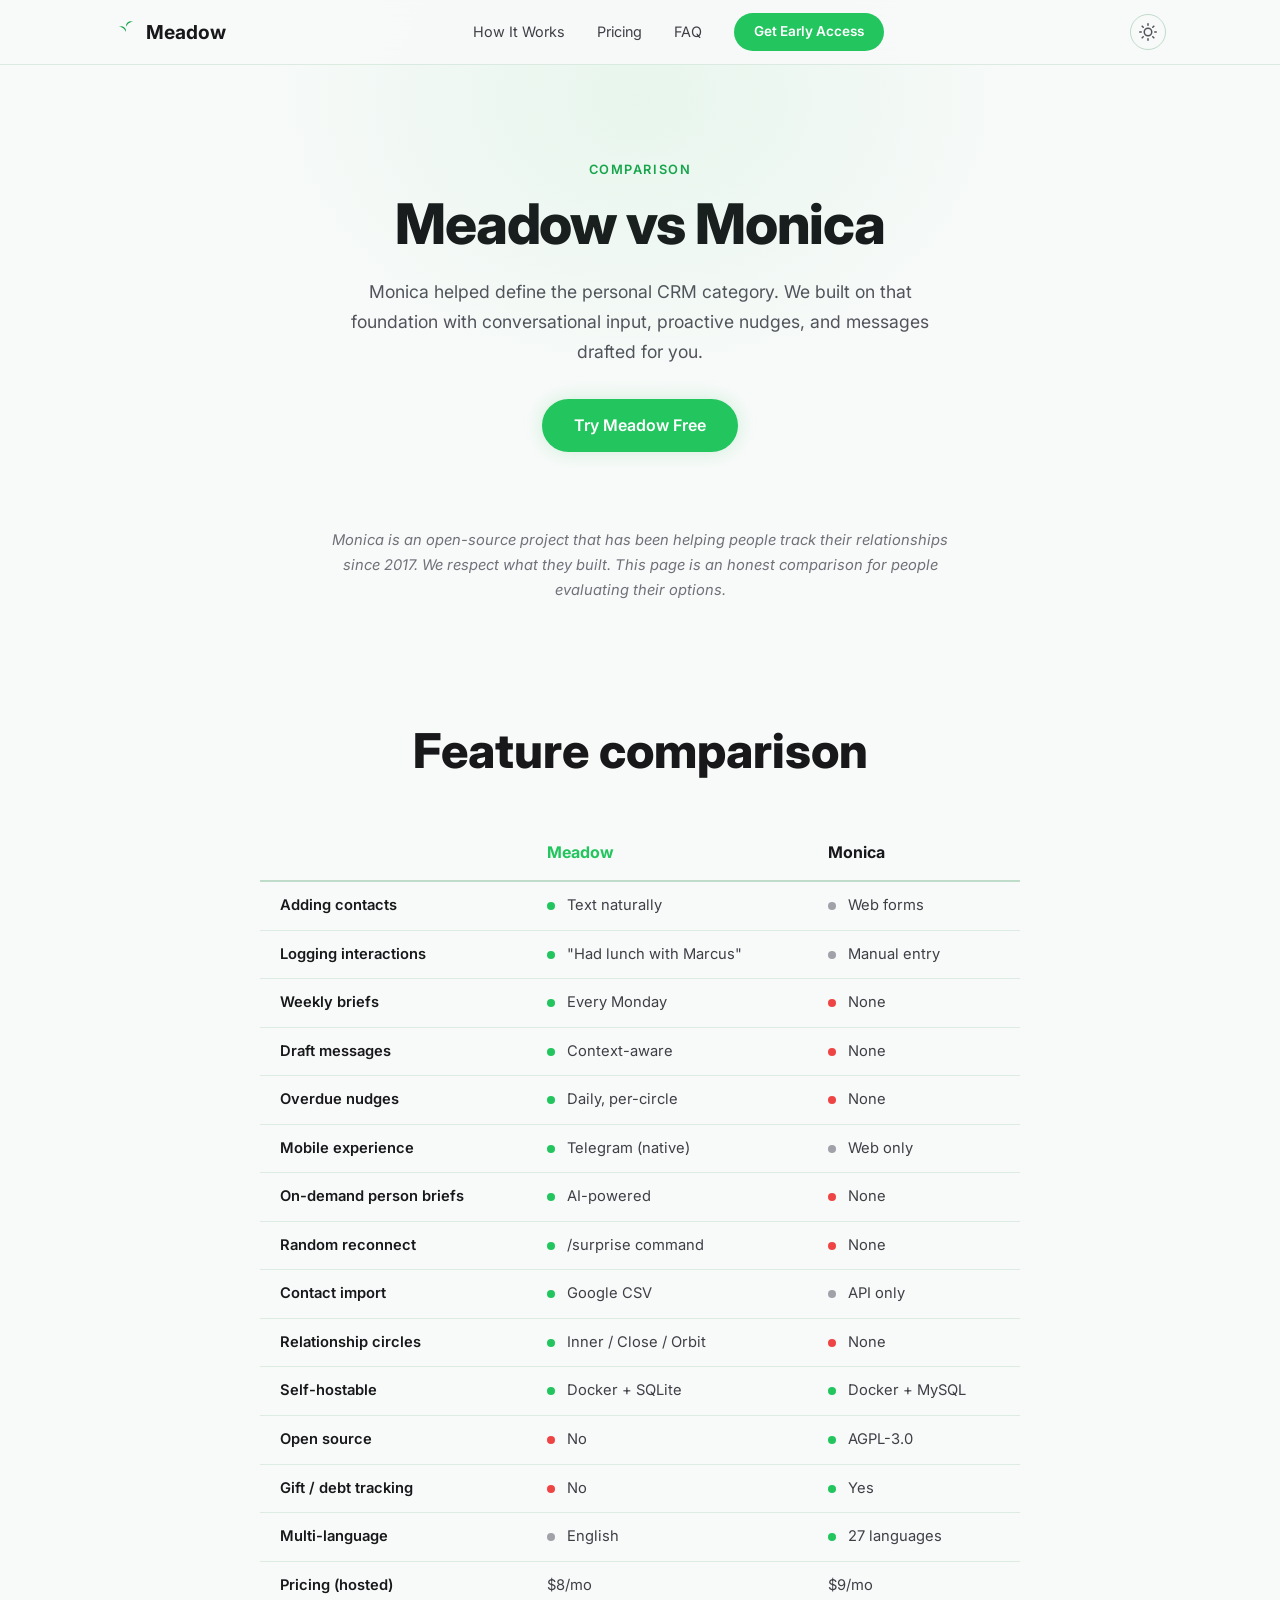
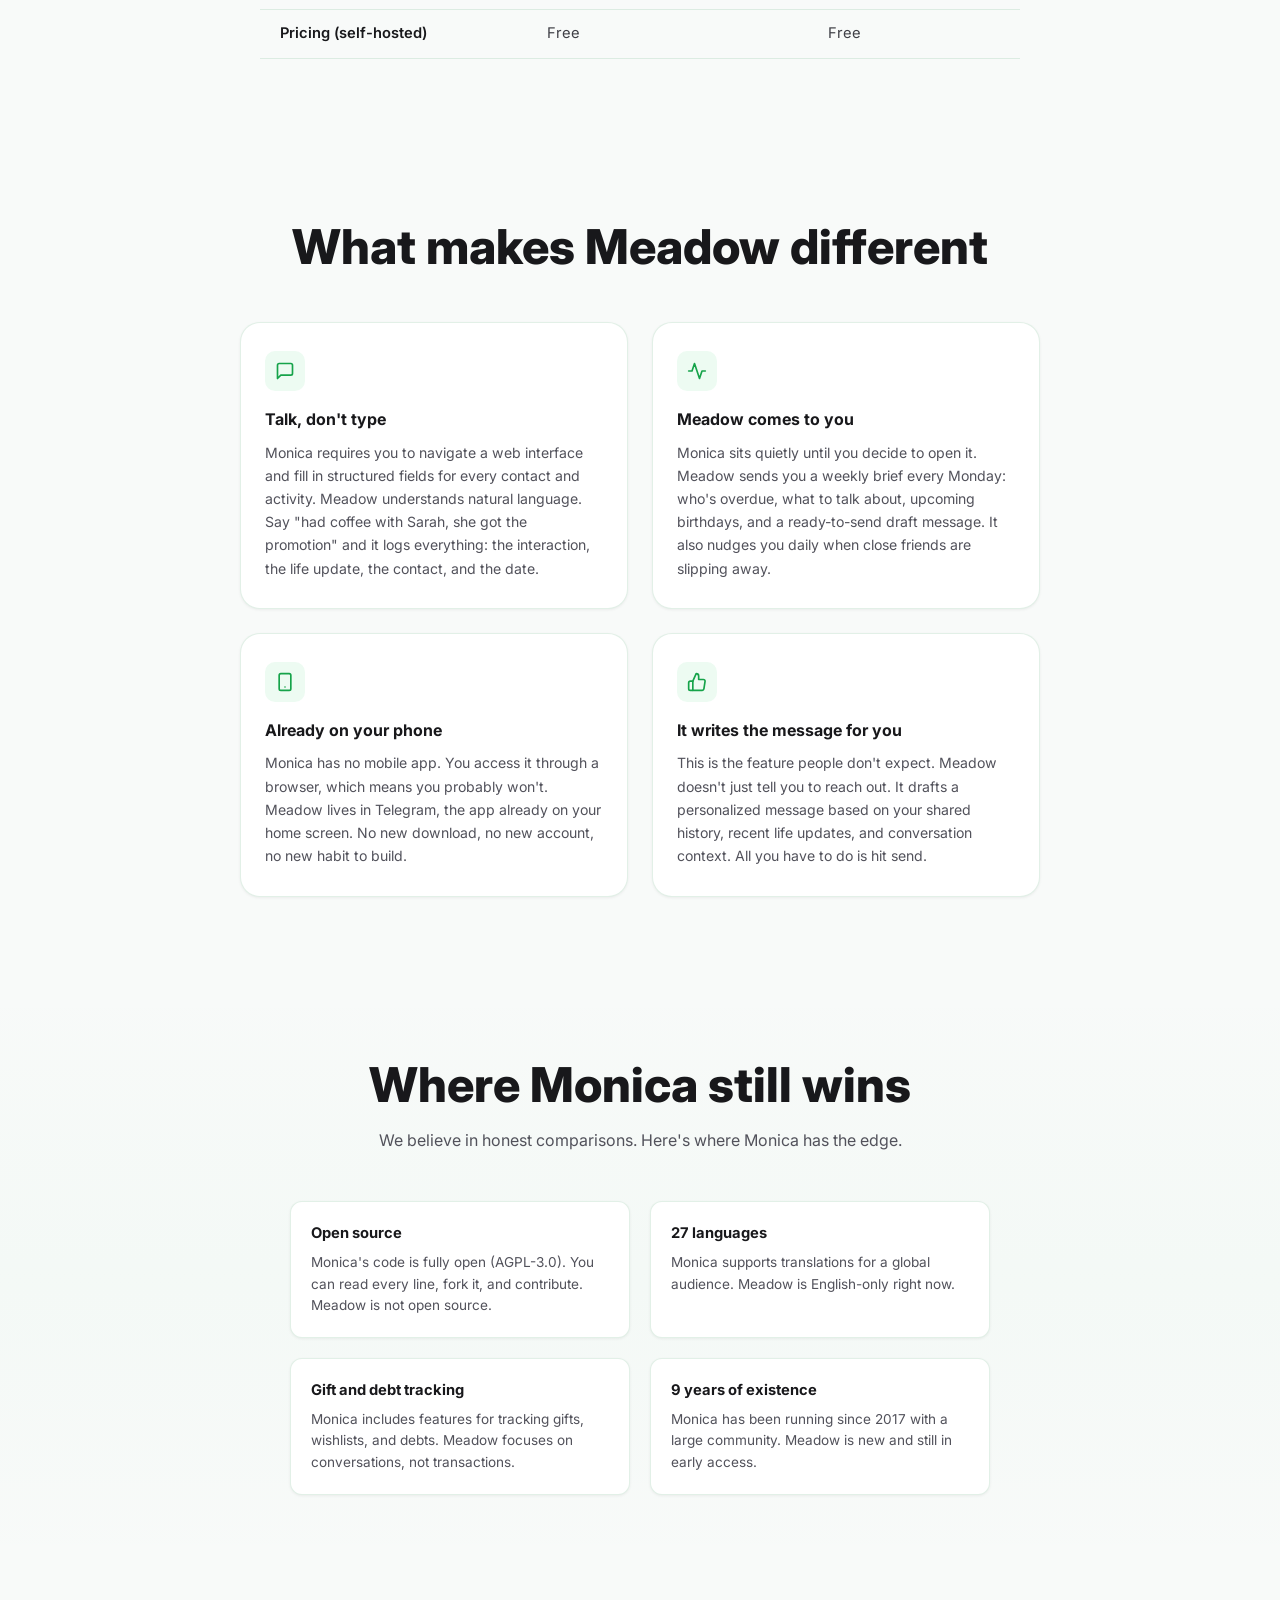
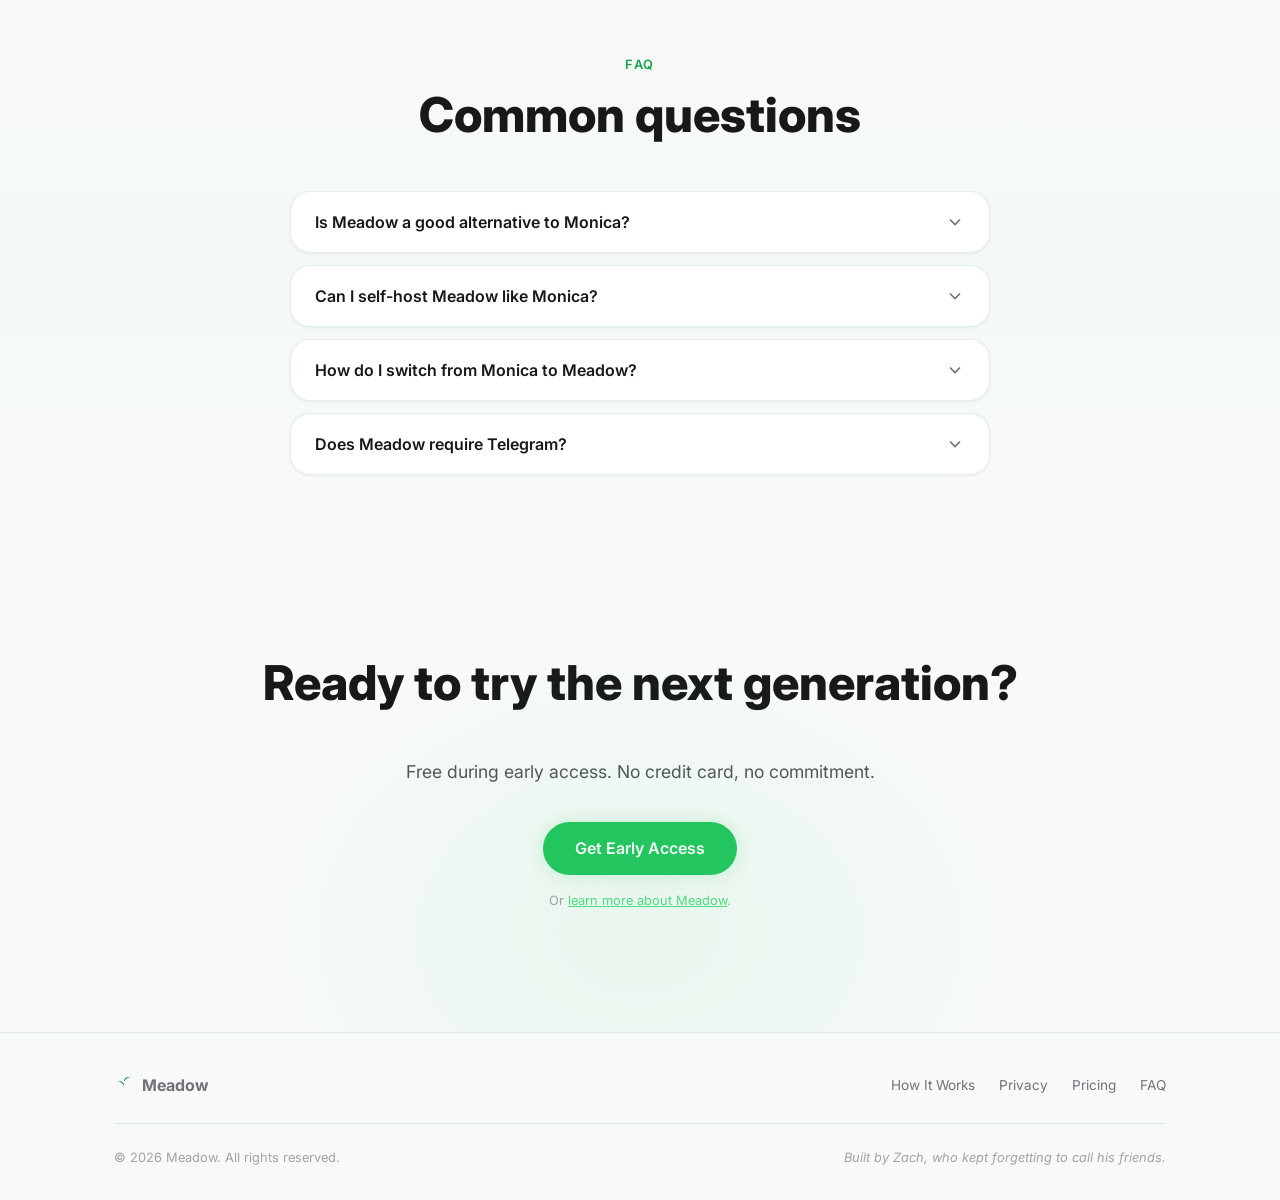
<file: vs-monica.html>
<!DOCTYPE html>
<html lang="en" data-theme="light">
<head>
  <meta charset="UTF-8" />
  <meta name="viewport" content="width=device-width, initial-scale=1.0" />
  <title>Meadow vs Monica CRM | A Modern Alternative to Monica</title>
  <meta name="description" content="Meadow is a modern alternative to Monica CRM. Compare features: conversational input vs forms, weekly briefs with draft messages, Telegram-native, self-hostable." />
  <link rel="canonical" href="https://zachmeditates.github.io/meadow-site/vs-monica.html" />
  <meta name="theme-color" content="#22c55e" />

  <!-- Open Graph -->
  <meta property="og:title" content="Meadow vs Monica CRM | A Modern Alternative" />
  <meta property="og:description" content="Compare Meadow and Monica CRM. See how conversational input, weekly briefs, and draft messages make Meadow the next generation personal CRM." />
  <meta property="og:url" content="https://zachmeditates.github.io/meadow-site/vs-monica.html" />
  <meta property="og:type" content="website" />
  <meta property="og:site_name" content="Meadow" />
  <meta property="og:image" content="https://zachmeditates.github.io/meadow-site/og-image.jpg" />

  <!-- Twitter Card -->
  <meta name="twitter:card" content="summary_large_image" />
  <meta name="twitter:title" content="Meadow vs Monica CRM | A Modern Alternative" />
  <meta name="twitter:description" content="Compare Meadow and Monica CRM. See how conversational input, weekly briefs, and draft messages make Meadow the next generation personal CRM." />
  <meta name="twitter:image" content="https://zachmeditates.github.io/meadow-site/og-image.jpg" />

  <link rel="icon" type="image/svg+xml" href="favicon.svg" />
  <link rel="preconnect" href="https://fonts.googleapis.com" />
  <link rel="preconnect" href="https://fonts.gstatic.com" crossorigin />
  <link href="https://fonts.googleapis.com/css2?family=Inter:wght@400;500;600;700;800&display=swap" rel="stylesheet" />
  <link rel="stylesheet" href="style.css?v=14" />

  <!-- Structured Data -->
  <script type="application/ld+json">
  {
    "@context": "https://schema.org",
    "@type": "WebPage",
    "name": "Meadow vs Monica CRM",
    "description": "A detailed comparison between Meadow and Monica, two personal CRM tools for managing friendships and personal relationships.",
    "url": "https://zachmeditates.github.io/meadow-site/vs-monica.html",
    "mainEntity": {
      "@type": "SoftwareApplication",
      "name": "Meadow",
      "applicationCategory": "LifestyleApplication",
      "description": "A personal CRM that lives in Telegram. Conversational input, weekly briefs with draft messages, and proactive nudges."
    }
  }
  </script>
  <script type="application/ld+json">
  {
    "@context": "https://schema.org",
    "@type": "FAQPage",
    "mainEntity": [
      {
        "@type": "Question",
        "name": "Is Meadow a good alternative to Monica CRM?",
        "acceptedAnswer": {
          "@type": "Answer",
          "text": "Yes. Meadow is designed for people who found Monica too manual. Instead of filling out web forms, you text Meadow naturally in Telegram. It understands what you said, builds contact profiles automatically, and sends weekly briefs with draft messages. If you want a personal CRM that does the work for you, Meadow is a strong alternative."
        }
      },
      {
        "@type": "Question",
        "name": "Can I self-host Meadow like Monica?",
        "acceptedAnswer": {
          "@type": "Answer",
          "text": "Yes. Meadow offers a free self-hosted Docker image, similar to Monica. The main difference is Meadow uses SQLite (zero configuration) while Monica requires MySQL or MariaDB. Both give you full control over your data."
        }
      },
      {
        "@type": "Question",
        "name": "Does Meadow have AI features that Monica doesn't?",
        "acceptedAnswer": {
          "@type": "Answer",
          "text": "Yes. Monica explicitly does not include AI features. Meadow uses AI to understand natural language messages, detect when you are losing touch with friends, generate weekly briefs, and draft personalized messages for you to send. The AI is invisible to the user but powers the entire conversational experience."
        }
      },
      {
        "@type": "Question",
        "name": "How do I switch from Monica to Meadow?",
        "acceptedAnswer": {
          "@type": "Answer",
          "text": "Export your contacts from Monica as CSV, then import them into Meadow using the Google Contacts CSV import feature. You can also add contacts one at a time by texting Meadow naturally."
        }
      }
    ]
  }
  </script>
</head>
<body>

  <!-- NAV -->
  <nav class="nav">
    <div class="nav__inner">
      <a href="index.html" class="nav__logo">
        <svg class="nav__icon" viewBox="0 0 24 24" fill="currentColor" role="img" aria-label="Meadow logo"><path d="M12 22v-9m0-1c-1-3-5-6-8-5 4-2 7 0 8 3m0-3c1-3 5-6 8-5-4-2-7 0-8 3m0-5c-.5-3-2-6-4-7 3 0 4 3 4 5m0-5c.5-3 2-6 4-7-3 0-4 3-4 5"/></svg>
        Meadow
      </a>
      <div class="nav__links">
        <a href="index.html#how-it-works">How It Works</a>
        <a href="index.html#pricing">Pricing</a>
        <a href="index.html#faq">FAQ</a>
        <a href="index.html#signup" class="btn btn--sm">Get Early Access</a>
      </div>
      <div class="nav__right">
        <button class="theme-toggle" aria-label="Toggle theme" id="theme-btn">
          <svg class="theme-toggle__dark" viewBox="0 0 24 24" fill="none" stroke="currentColor" stroke-width="2" stroke-linecap="round" stroke-linejoin="round"><path d="M21 12.79A9 9 0 1 1 11.21 3 7 7 0 0 0 21 12.79z"/></svg>
          <svg class="theme-toggle__light" viewBox="0 0 24 24" fill="none" stroke="currentColor" stroke-width="2" stroke-linecap="round" stroke-linejoin="round"><circle cx="12" cy="12" r="5"/><line x1="12" y1="1" x2="12" y2="3"/><line x1="12" y1="21" x2="12" y2="23"/><line x1="4.22" y1="4.22" x2="5.64" y2="5.64"/><line x1="18.36" y1="18.36" x2="19.78" y2="19.78"/><line x1="1" y1="12" x2="3" y2="12"/><line x1="21" y1="12" x2="23" y2="12"/><line x1="4.22" y1="19.78" x2="5.64" y2="18.36"/><line x1="18.36" y1="5.64" x2="19.78" y2="4.22"/></svg>
        </button>
        <button class="nav__mobile" aria-label="Menu" id="nav-mobile-btn">
          <svg viewBox="0 0 24 24" fill="none" stroke="currentColor" stroke-width="2"><path d="M3 12h18M3 6h18M3 18h18"/></svg>
        </button>
      </div>
    </div>
  </nav>

  <main>

  <!-- HERO -->
  <section class="hero vs-hero">
    <div class="hero__glow"></div>
    <div class="container">
      <div class="vs-hero__text">
        <div class="section-label">Comparison</div>
        <h1 class="vs-hero__title">Meadow vs Monica</h1>
        <p class="vs-hero__sub">Monica helped define the personal CRM category. We built on that foundation with conversational input, proactive nudges, and messages drafted for you.</p>
        <div class="hero__cta">
          <a href="index.html#signup" class="btn btn--lg">Try Meadow Free</a>
        </div>
      </div>
    </div>
  </section>


  <!-- RESPECT -->
  <section class="vs-respect">
    <div class="container">
      <p class="vs-respect__text">Monica is an open-source project that has been helping people track their relationships since 2017. We respect what they built. This page is an honest comparison for people evaluating their options.</p>
    </div>
  </section>


  <!-- FEATURE TABLE -->
  <section class="vs-table-section">
    <div class="container">
      <h2 class="section-title">Feature comparison</h2>
      <div class="vs-table-wrap">
        <table class="vs-table">
          <thead>
            <tr>
              <th></th>
              <th class="vs-table__meadow">Meadow</th>
              <th>Monica</th>
            </tr>
          </thead>
          <tbody>
            <tr>
              <td class="vs-table__feature">Adding contacts</td>
              <td class="vs-table__meadow"><span class="vs-check vs-check--yes" aria-label="yes"></span> Text naturally</td>
              <td><span class="vs-check vs-check--neutral" aria-label="partial"></span> Web forms</td>
            </tr>
            <tr>
              <td class="vs-table__feature">Logging interactions</td>
              <td class="vs-table__meadow"><span class="vs-check vs-check--yes" aria-label="yes"></span> "Had lunch with Marcus"</td>
              <td><span class="vs-check vs-check--neutral" aria-label="partial"></span> Manual entry</td>
            </tr>
            <tr>
              <td class="vs-table__feature">Weekly briefs</td>
              <td class="vs-table__meadow"><span class="vs-check vs-check--yes" aria-label="yes"></span> Every Monday</td>
              <td><span class="vs-check vs-check--no" aria-label="no"></span> None</td>
            </tr>
            <tr>
              <td class="vs-table__feature">Draft messages</td>
              <td class="vs-table__meadow"><span class="vs-check vs-check--yes" aria-label="yes"></span> Context-aware</td>
              <td><span class="vs-check vs-check--no" aria-label="no"></span> None</td>
            </tr>
            <tr>
              <td class="vs-table__feature">Overdue nudges</td>
              <td class="vs-table__meadow"><span class="vs-check vs-check--yes" aria-label="yes"></span> Daily, per-circle</td>
              <td><span class="vs-check vs-check--no" aria-label="no"></span> None</td>
            </tr>
            <tr>
              <td class="vs-table__feature">Mobile experience</td>
              <td class="vs-table__meadow"><span class="vs-check vs-check--yes" aria-label="yes"></span> Telegram (native)</td>
              <td><span class="vs-check vs-check--neutral" aria-label="partial"></span> Web only</td>
            </tr>
            <tr>
              <td class="vs-table__feature">On-demand person briefs</td>
              <td class="vs-table__meadow"><span class="vs-check vs-check--yes" aria-label="yes"></span> AI-powered</td>
              <td><span class="vs-check vs-check--no" aria-label="no"></span> None</td>
            </tr>
            <tr>
              <td class="vs-table__feature">Random reconnect</td>
              <td class="vs-table__meadow"><span class="vs-check vs-check--yes" aria-label="yes"></span> /surprise command</td>
              <td><span class="vs-check vs-check--no" aria-label="no"></span> None</td>
            </tr>
            <tr>
              <td class="vs-table__feature">Contact import</td>
              <td class="vs-table__meadow"><span class="vs-check vs-check--yes" aria-label="yes"></span> Google CSV</td>
              <td><span class="vs-check vs-check--neutral" aria-label="partial"></span> API only</td>
            </tr>
            <tr>
              <td class="vs-table__feature">Relationship circles</td>
              <td class="vs-table__meadow"><span class="vs-check vs-check--yes" aria-label="yes"></span> Inner / Close / Orbit</td>
              <td><span class="vs-check vs-check--no" aria-label="no"></span> None</td>
            </tr>
            <tr>
              <td class="vs-table__feature">Self-hostable</td>
              <td class="vs-table__meadow"><span class="vs-check vs-check--yes" aria-label="yes"></span> Docker + SQLite</td>
              <td><span class="vs-check vs-check--yes" aria-label="yes"></span> Docker + MySQL</td>
            </tr>
            <tr>
              <td class="vs-table__feature">Open source</td>
              <td><span class="vs-check vs-check--no" aria-label="no"></span> No</td>
              <td><span class="vs-check vs-check--yes" aria-label="yes"></span> AGPL-3.0</td>
            </tr>
            <tr>
              <td class="vs-table__feature">Gift / debt tracking</td>
              <td><span class="vs-check vs-check--no" aria-label="no"></span> No</td>
              <td><span class="vs-check vs-check--yes" aria-label="yes"></span> Yes</td>
            </tr>
            <tr>
              <td class="vs-table__feature">Multi-language</td>
              <td><span class="vs-check vs-check--neutral" aria-label="partial"></span> English</td>
              <td><span class="vs-check vs-check--yes" aria-label="yes"></span> 27 languages</td>
            </tr>
            <tr>
              <td class="vs-table__feature">Pricing (hosted)</td>
              <td class="vs-table__meadow">$8/mo</td>
              <td>$9/mo</td>
            </tr>
            <tr>
              <td class="vs-table__feature">Pricing (self-hosted)</td>
              <td class="vs-table__meadow">Free</td>
              <td>Free</td>
            </tr>
          </tbody>
        </table>
      </div>
    </div>
  </section>


  <!-- KEY DIFFERENCES -->
  <section class="vs-diffs">
    <div class="container">
      <h2 class="section-title">What makes Meadow different</h2>
      <div class="vs-diffs__grid">

        <div class="vs-diffs__card">
          <div class="vs-diffs__icon">
            <svg viewBox="0 0 24 24" fill="none" stroke="currentColor" stroke-width="2" stroke-linecap="round" stroke-linejoin="round"><path d="M21 15a2 2 0 0 1-2 2H7l-4 4V5a2 2 0 0 1 2-2h14a2 2 0 0 1 2 2z"/></svg>
          </div>
          <h3>Talk, don't type</h3>
          <p>Monica requires you to navigate a web interface and fill in structured fields for every contact and activity. Meadow understands natural language. Say "had coffee with Sarah, she got the promotion" and it logs everything: the interaction, the life update, the contact, and the date.</p>
        </div>

        <div class="vs-diffs__card">
          <div class="vs-diffs__icon">
            <svg viewBox="0 0 24 24" fill="none" stroke="currentColor" stroke-width="2" stroke-linecap="round" stroke-linejoin="round"><path d="M22 12h-4l-3 9L9 3l-3 9H2"/></svg>
          </div>
          <h3>Meadow comes to you</h3>
          <p>Monica sits quietly until you decide to open it. Meadow sends you a weekly brief every Monday: who's overdue, what to talk about, upcoming birthdays, and a ready-to-send draft message. It also nudges you daily when close friends are slipping away.</p>
        </div>

        <div class="vs-diffs__card">
          <div class="vs-diffs__icon">
            <svg viewBox="0 0 24 24" fill="none" stroke="currentColor" stroke-width="2" stroke-linecap="round" stroke-linejoin="round"><rect x="5" y="2" width="14" height="20" rx="2" ry="2"/><line x1="12" y1="18" x2="12.01" y2="18"/></svg>
          </div>
          <h3>Already on your phone</h3>
          <p>Monica has no mobile app. You access it through a browser, which means you probably won't. Meadow lives in Telegram, the app already on your home screen. No new download, no new account, no new habit to build.</p>
        </div>

        <div class="vs-diffs__card">
          <div class="vs-diffs__icon">
            <svg viewBox="0 0 24 24" fill="none" stroke="currentColor" stroke-width="2" stroke-linecap="round" stroke-linejoin="round"><path d="M14 9V5a3 3 0 0 0-3-3l-4 9v11h11.28a2 2 0 0 0 2-1.7l1.38-9a2 2 0 0 0-2-2.3H14z"/><path d="M7 22H4a2 2 0 0 1-2-2v-7a2 2 0 0 1 2-2h3"/></svg>
          </div>
          <h3>It writes the message for you</h3>
          <p>This is the feature people don't expect. Meadow doesn't just tell you to reach out. It drafts a personalized message based on your shared history, recent life updates, and conversation context. All you have to do is hit send.</p>
        </div>

      </div>
    </div>
  </section>


  <!-- HONEST SECTION: WHERE MONICA WINS -->
  <section class="vs-honest">
    <div class="container">
      <h2 class="section-title">Where Monica still wins</h2>
      <p class="vs-honest__sub">We believe in honest comparisons. Here's where Monica has the edge.</p>
      <div class="vs-honest__grid">
        <div class="vs-honest__item">
          <strong>Open source</strong>
          <p>Monica's code is fully open (AGPL-3.0). You can read every line, fork it, and contribute. Meadow is not open source.</p>
        </div>
        <div class="vs-honest__item">
          <strong>27 languages</strong>
          <p>Monica supports translations for a global audience. Meadow is English-only right now.</p>
        </div>
        <div class="vs-honest__item">
          <strong>Gift and debt tracking</strong>
          <p>Monica includes features for tracking gifts, wishlists, and debts. Meadow focuses on conversations, not transactions.</p>
        </div>
        <div class="vs-honest__item">
          <strong>9 years of existence</strong>
          <p>Monica has been running since 2017 with a large community. Meadow is new and still in early access.</p>
        </div>
      </div>
    </div>
  </section>


  <!-- FAQ -->
  <section class="faq vs-faq" id="vs-faq">
    <div class="container">
      <div class="section-label">FAQ</div>
      <h2 class="section-title">Common questions</h2>
      <div class="faq__list">

        <div class="faq__item">
          <button class="faq__question" aria-expanded="false">
            <span>Is Meadow a good alternative to Monica?</span>
            <svg class="faq__chevron" viewBox="0 0 24 24" fill="none" stroke="currentColor" stroke-width="2"><polyline points="6 9 12 15 18 9"/></svg>
          </button>
          <div class="faq__answer">
            <p>If you found Monica too manual, yes. Meadow replaces form-filling with natural conversation, adds weekly briefs with draft messages, and runs in Telegram so you don't need to open a web app. If you specifically need open-source code or gift tracking, Monica may be the better fit.</p>
          </div>
        </div>

        <div class="faq__item">
          <button class="faq__question" aria-expanded="false">
            <span>Can I self-host Meadow like Monica?</span>
            <svg class="faq__chevron" viewBox="0 0 24 24" fill="none" stroke="currentColor" stroke-width="2"><polyline points="6 9 12 15 18 9"/></svg>
          </button>
          <div class="faq__answer">
            <p>Yes. Both offer self-hosted Docker images for free. Meadow uses SQLite (zero-configuration) while Monica requires MySQL or MariaDB. Both give you full control over your data.</p>
          </div>
        </div>

        <div class="faq__item">
          <button class="faq__question" aria-expanded="false">
            <span>How do I switch from Monica to Meadow?</span>
            <svg class="faq__chevron" viewBox="0 0 24 24" fill="none" stroke="currentColor" stroke-width="2"><polyline points="6 9 12 15 18 9"/></svg>
          </button>
          <div class="faq__answer">
            <p>Export your contacts from Monica as CSV, then import them into Meadow using the built-in CSV import. You can also add contacts one at a time by texting Meadow. There's no automated migration tool, but most people have everything imported in under 10 minutes.</p>
          </div>
        </div>

        <div class="faq__item">
          <button class="faq__question" aria-expanded="false">
            <span>Does Meadow require Telegram?</span>
            <svg class="faq__chevron" viewBox="0 0 24 24" fill="none" stroke="currentColor" stroke-width="2"><polyline points="6 9 12 15 18 9"/></svg>
          </button>
          <div class="faq__answer">
            <p>Yes, Meadow works through Telegram today. If you don't have it, it's free and takes under a minute to set up. SMS and more platforms are coming soon.</p>
          </div>
        </div>

      </div>
    </div>
  </section>


  <!-- CTA -->
  <section class="cta" id="vs-signup">
    <div class="container">
      <div class="cta__glow"></div>
      <h2 class="section-title">Ready to try the next generation?</h2>
      <p class="cta__sub">Free during early access. No credit card, no commitment.</p>
      <div style="text-align: center;">
        <a href="index.html#signup" class="btn btn--lg">Get Early Access</a>
      </div>
      <p class="cta__fine" style="margin-top: 16px;">Or <a href="index.html" style="color: var(--green-400); text-decoration: underline;">learn more about Meadow</a>.</p>
    </div>
  </section>

  </main>

  <!-- FOOTER -->
  <footer class="footer">
    <div class="container">
      <div class="footer__top">
        <div class="footer__brand">
          <svg class="footer__icon" viewBox="0 0 24 24" fill="currentColor"><path d="M12 22v-9m0-1c-1-3-5-6-8-5 4-2 7 0 8 3m0-3c1-3 5-6 8-5-4-2-7 0-8 3m0-5c-.5-3-2-6-4-7 3 0 4 3 4 5m0-5c.5-3 2-6 4-7-3 0-4 3-4 5"/></svg>
          Meadow
        </div>
        <nav class="footer__links" aria-label="Footer navigation">
          <a href="index.html#how-it-works">How It Works</a>
          <a href="index.html#privacy">Privacy</a>
          <a href="index.html#pricing">Pricing</a>
          <a href="index.html#faq">FAQ</a>
        </nav>
      </div>
      <div class="footer__bottom">
        <div class="footer__copy">&copy; 2026 Meadow. All rights reserved.</div>
        <div class="footer__made">Built by Zach, who kept forgetting to call his friends.</div>
      </div>
    </div>
  </footer>

  <script>
    // Theme toggle
    function toggleTheme() {
      var html = document.documentElement;
      var current = html.getAttribute('data-theme');
      var next = current === 'light' ? 'dark' : 'light';
      html.setAttribute('data-theme', next);
      localStorage.setItem('meadow-theme', next);
    }

    (function() {
      var saved = localStorage.getItem('meadow-theme');
      if (saved) document.documentElement.setAttribute('data-theme', saved);
    })();

    document.getElementById('theme-btn').addEventListener('click', toggleTheme);
    document.getElementById('nav-mobile-btn').addEventListener('click', function() {
      document.querySelector('.nav__links').classList.toggle('open');
    });

    // FAQ accordion
    document.querySelectorAll('.faq__question').forEach(function(btn) {
      btn.addEventListener('click', function() {
        var item = this.parentElement;
        var isOpen = item.classList.contains('faq__item--open');
        document.querySelectorAll('.faq__item--open').forEach(function(open) {
          open.classList.remove('faq__item--open');
          open.querySelector('.faq__question').setAttribute('aria-expanded', 'false');
        });
        if (!isOpen) {
          item.classList.add('faq__item--open');
          this.setAttribute('aria-expanded', 'true');
        }
      });
    });

    // Smooth scroll
    document.querySelectorAll('a[href^="#"]').forEach(function(anchor) {
      anchor.addEventListener('click', function(e) {
        e.preventDefault();
        var target = document.querySelector(this.getAttribute('href'));
        if (target) {
          target.scrollIntoView({ behavior: 'smooth', block: 'start' });
          document.querySelector('.nav__links').classList.remove('open');
        }
      });
    });
  </script>

</body>
</html>
</file>
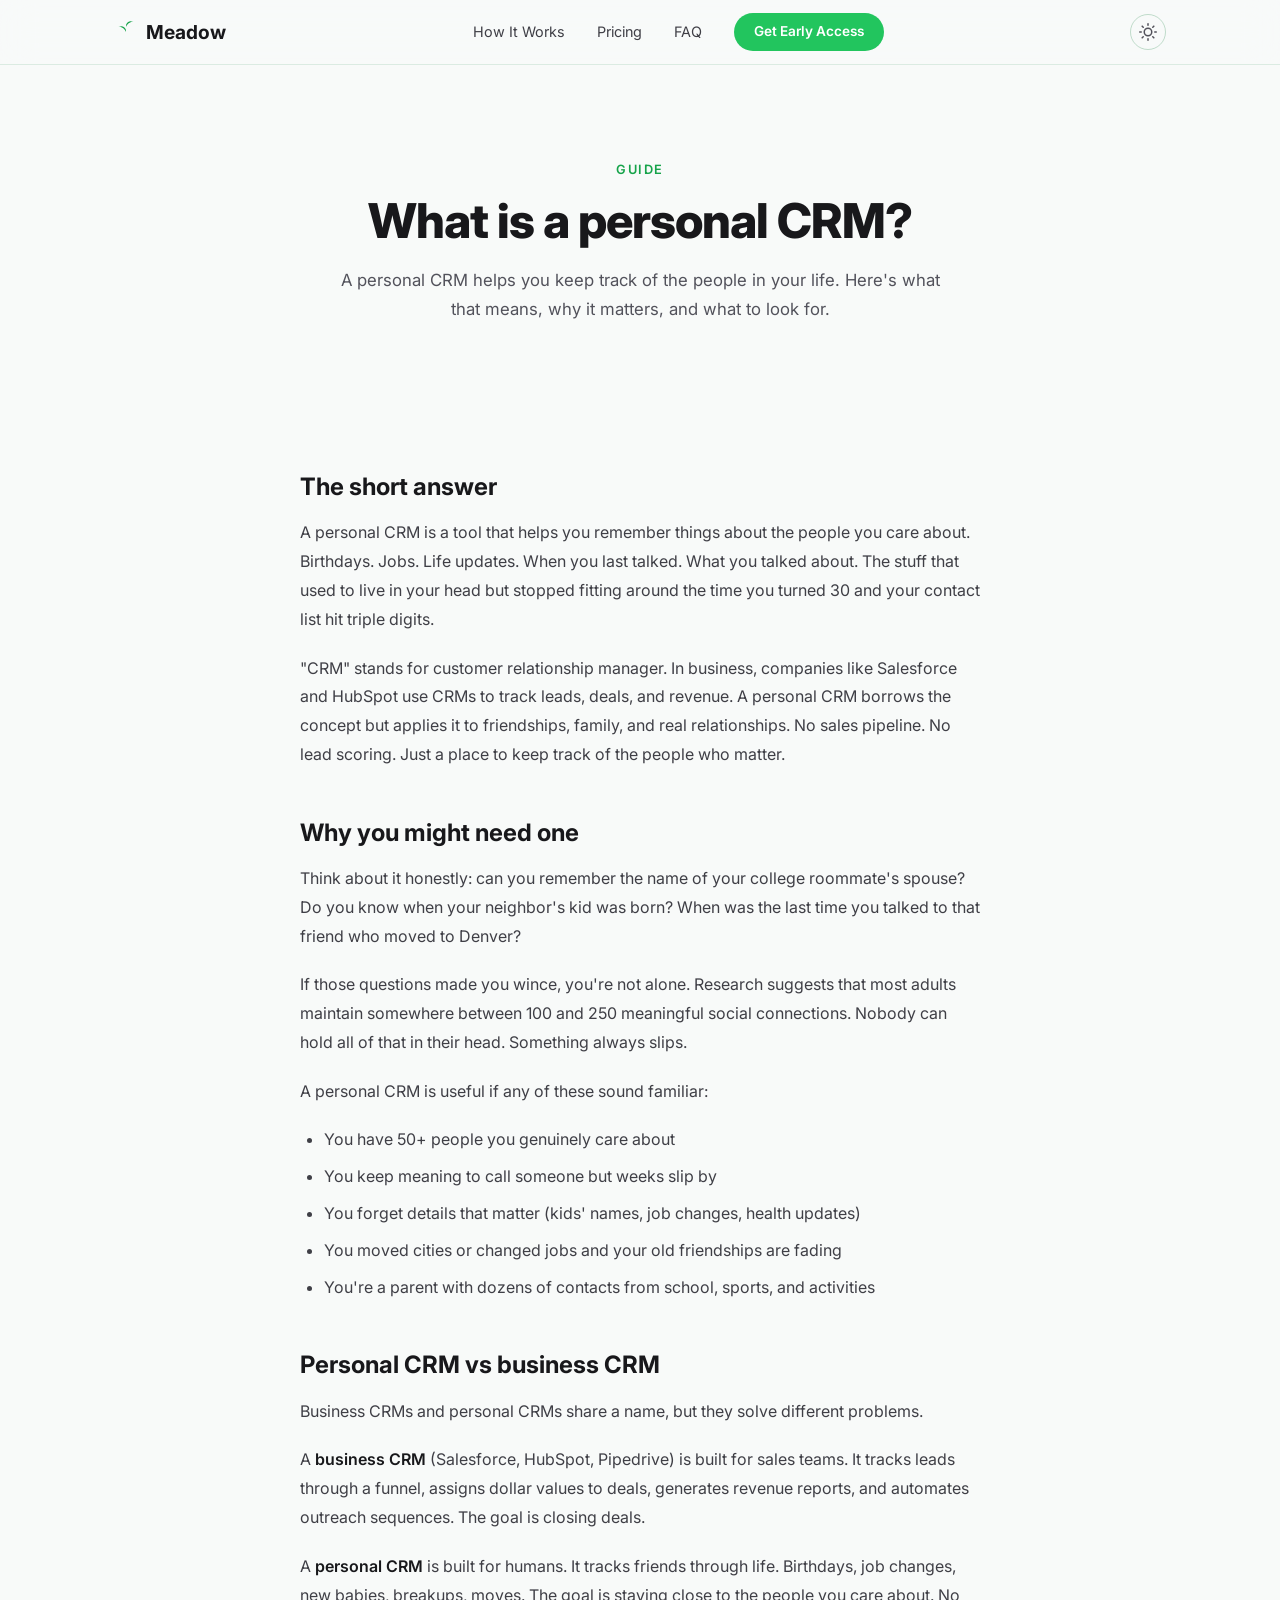
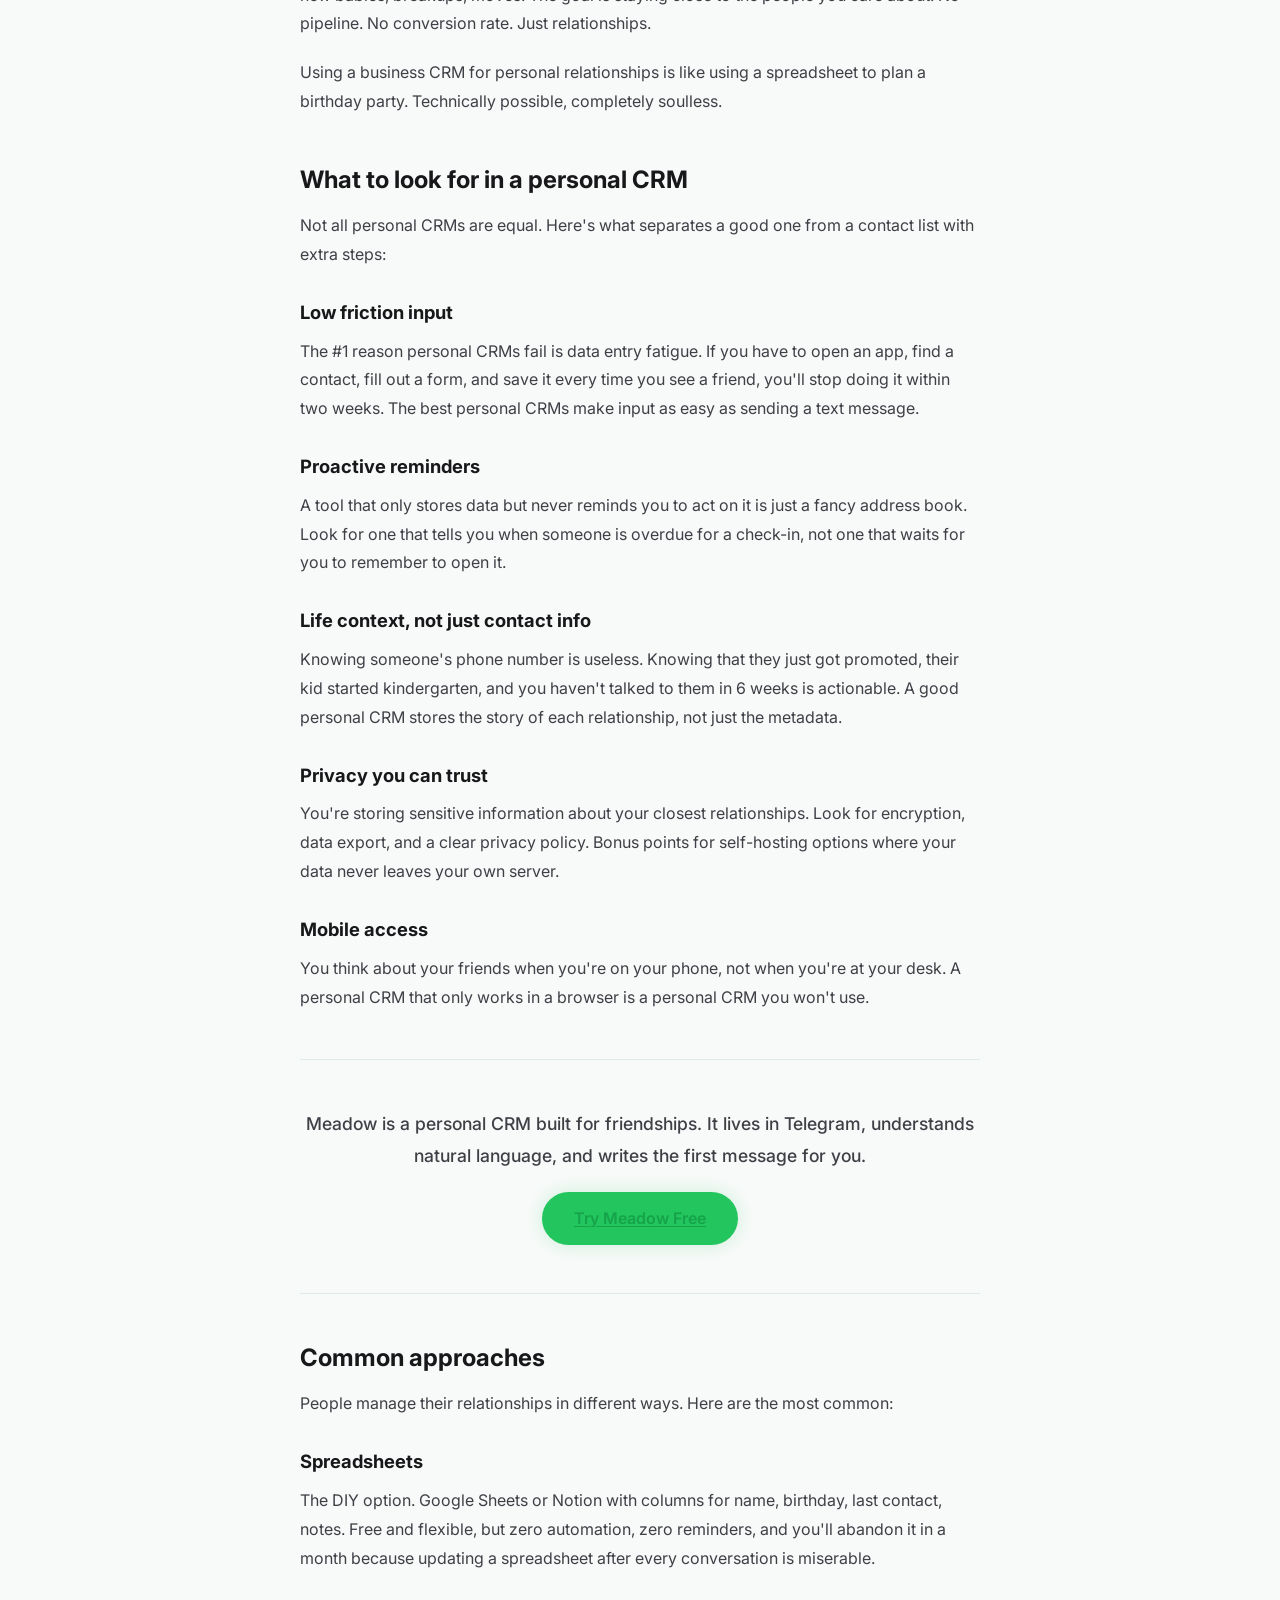
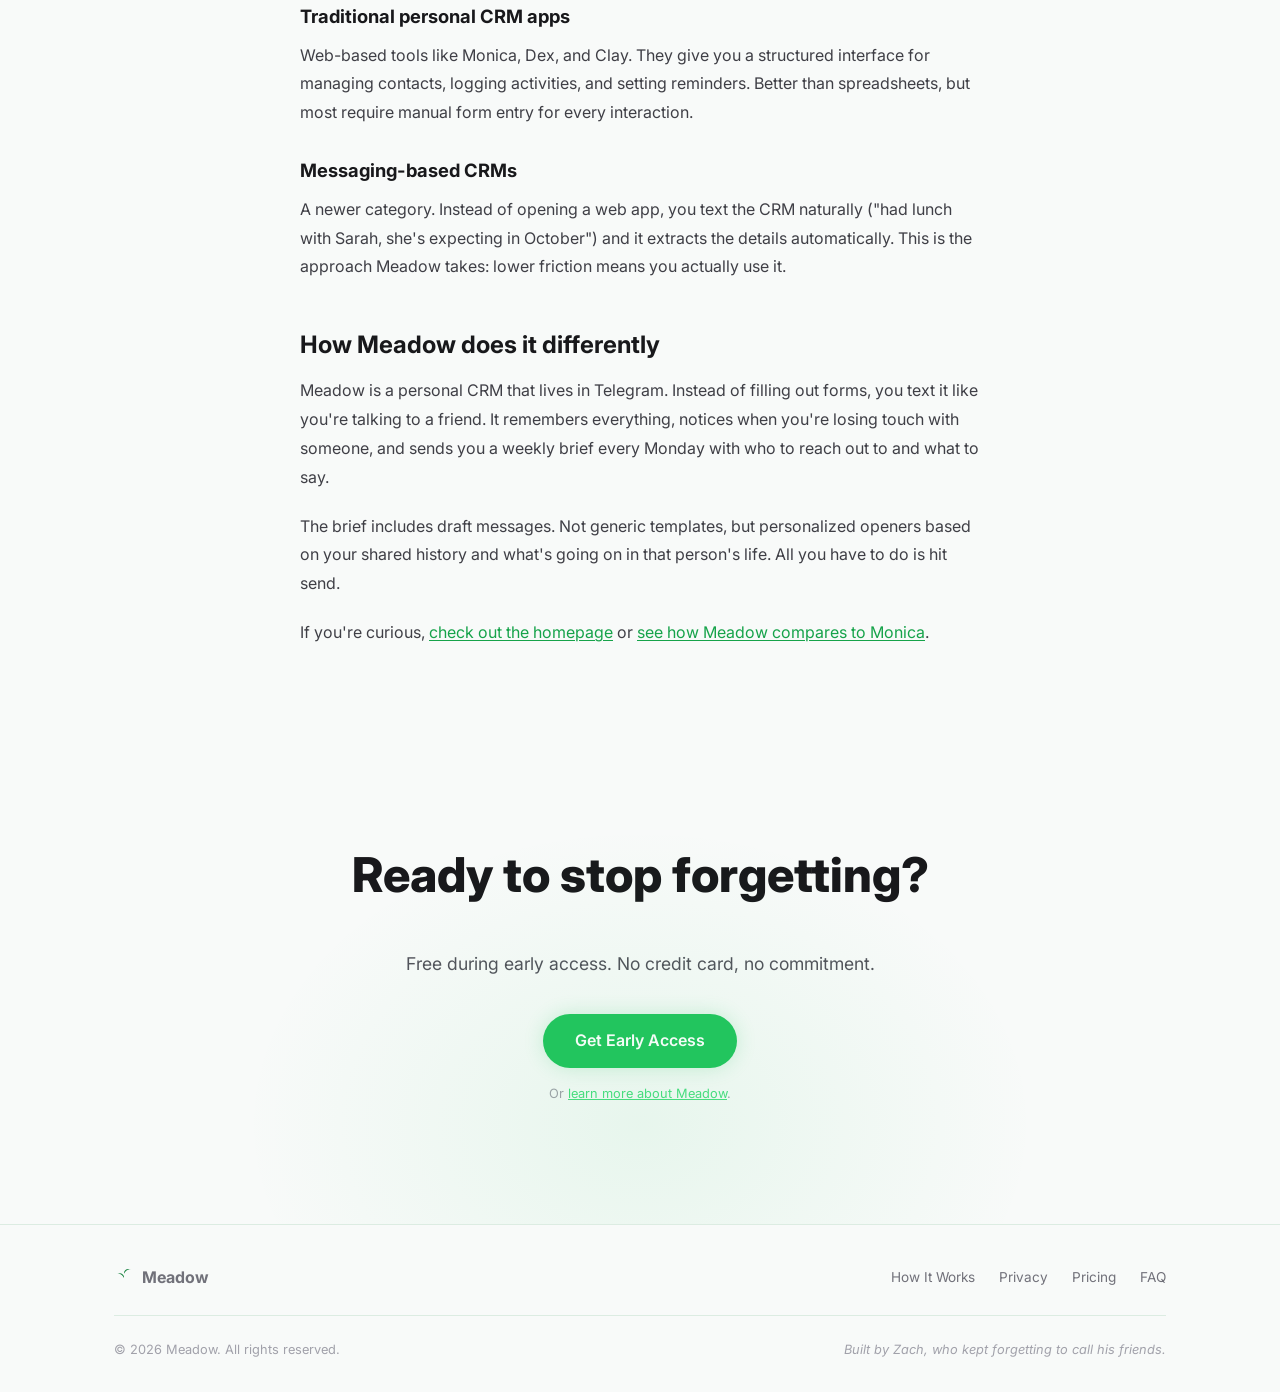
<file: what-is-personal-crm.html>
<!DOCTYPE html>
<html lang="en" data-theme="light">
<head>
  <meta charset="UTF-8" />
  <meta name="viewport" content="width=device-width, initial-scale=1.0" />
  <title>What Is a Personal CRM? | Meadow</title>
  <meta name="description" content="A personal CRM helps you remember birthdays, life updates, and when you last talked to someone. Learn what a personal CRM is, why you need one, and what to look for." />
  <link rel="canonical" href="https://zachmeditates.github.io/meadow-site/what-is-personal-crm.html" />
  <meta name="theme-color" content="#22c55e" />

  <!-- Open Graph -->
  <meta property="og:title" content="What Is a Personal CRM? | Meadow" />
  <meta property="og:description" content="A personal CRM helps you remember birthdays, life updates, and when you last talked to someone. Learn what makes a good one." />
  <meta property="og:url" content="https://zachmeditates.github.io/meadow-site/what-is-personal-crm.html" />
  <meta property="og:type" content="article" />
  <meta property="og:site_name" content="Meadow" />
  <meta property="og:image" content="https://zachmeditates.github.io/meadow-site/og-image.jpg" />

  <!-- Twitter Card -->
  <meta name="twitter:card" content="summary_large_image" />
  <meta name="twitter:title" content="What Is a Personal CRM? | Meadow" />
  <meta name="twitter:description" content="A personal CRM helps you remember birthdays, life updates, and when you last talked to someone." />
  <meta name="twitter:image" content="https://zachmeditates.github.io/meadow-site/og-image.jpg" />

  <link rel="icon" type="image/svg+xml" href="favicon.svg" />
  <link rel="preconnect" href="https://fonts.googleapis.com" />
  <link rel="preconnect" href="https://fonts.gstatic.com" crossorigin />
  <link href="https://fonts.googleapis.com/css2?family=Inter:wght@400;500;600;700;800&display=swap" rel="stylesheet" />
  <link rel="stylesheet" href="style.css?v=14" />

  <!-- Structured Data -->
  <script type="application/ld+json">
  {
    "@context": "https://schema.org",
    "@type": "Article",
    "headline": "What Is a Personal CRM?",
    "description": "A complete guide to personal CRM tools: what they are, why you need one, and what features to look for.",
    "author": {
      "@type": "Person",
      "name": "Zach"
    },
    "publisher": {
      "@type": "Organization",
      "name": "Meadow"
    },
    "datePublished": "2026-03-16",
    "url": "https://zachmeditates.github.io/meadow-site/what-is-personal-crm.html"
  }
  </script>
  <script type="application/ld+json">
  {
    "@context": "https://schema.org",
    "@type": "FAQPage",
    "mainEntity": [
      {
        "@type": "Question",
        "name": "What is a personal CRM?",
        "acceptedAnswer": {
          "@type": "Answer",
          "text": "A personal CRM (customer relationship manager) is a tool for keeping track of the people in your life. Unlike business CRMs built for sales teams, a personal CRM helps you remember birthdays, life updates, and when you last talked to someone."
        }
      },
      {
        "@type": "Question",
        "name": "Do I need a personal CRM?",
        "acceptedAnswer": {
          "@type": "Answer",
          "text": "If you have more than 30 to 50 meaningful relationships and find yourself forgetting details, missing birthdays, or losing touch with friends, a personal CRM can help. It is especially useful for parents, professionals, and anyone who moved cities or changed jobs."
        }
      },
      {
        "@type": "Question",
        "name": "What is the difference between a personal CRM and a business CRM?",
        "acceptedAnswer": {
          "@type": "Answer",
          "text": "A business CRM (like Salesforce or HubSpot) tracks leads, deals, and revenue. A personal CRM tracks friendships, family, and personal relationships. Personal CRMs focus on birthdays, life updates, and staying in touch rather than sales pipelines."
        }
      }
    ]
  }
  </script>
</head>
<body>

  <!-- NAV -->
  <nav class="nav">
    <div class="nav__inner">
      <a href="index.html" class="nav__logo">
        <svg class="nav__icon" viewBox="0 0 24 24" fill="currentColor" role="img" aria-label="Meadow logo"><path d="M12 22v-9m0-1c-1-3-5-6-8-5 4-2 7 0 8 3m0-3c1-3 5-6 8-5-4-2-7 0-8 3m0-5c-.5-3-2-6-4-7 3 0 4 3 4 5m0-5c.5-3 2-6 4-7-3 0-4 3-4 5"/></svg>
        Meadow
      </a>
      <div class="nav__links">
        <a href="index.html#how-it-works">How It Works</a>
        <a href="index.html#pricing">Pricing</a>
        <a href="index.html#faq">FAQ</a>
        <a href="index.html#signup" class="btn btn--sm">Get Early Access</a>
      </div>
      <div class="nav__right">
        <button class="theme-toggle" aria-label="Toggle theme" id="theme-btn">
          <svg class="theme-toggle__dark" viewBox="0 0 24 24" fill="none" stroke="currentColor" stroke-width="2" stroke-linecap="round" stroke-linejoin="round"><path d="M21 12.79A9 9 0 1 1 11.21 3 7 7 0 0 0 21 12.79z"/></svg>
          <svg class="theme-toggle__light" viewBox="0 0 24 24" fill="none" stroke="currentColor" stroke-width="2" stroke-linecap="round" stroke-linejoin="round"><circle cx="12" cy="12" r="5"/><line x1="12" y1="1" x2="12" y2="3"/><line x1="12" y1="21" x2="12" y2="23"/><line x1="4.22" y1="4.22" x2="5.64" y2="5.64"/><line x1="18.36" y1="18.36" x2="19.78" y2="19.78"/><line x1="1" y1="12" x2="3" y2="12"/><line x1="21" y1="12" x2="23" y2="12"/><line x1="4.22" y1="19.78" x2="5.64" y2="18.36"/><line x1="18.36" y1="5.64" x2="19.78" y2="4.22"/></svg>
        </button>
        <button class="nav__mobile" aria-label="Menu" id="nav-mobile-btn">
          <svg viewBox="0 0 24 24" fill="none" stroke="currentColor" stroke-width="2"><path d="M3 12h18M3 6h18M3 18h18"/></svg>
        </button>
      </div>
    </div>
  </nav>

  <main>

  <!-- HERO -->
  <section class="article-hero">
    <div class="container">
      <div class="section-label">Guide</div>
      <h1 class="article-hero__title">What is a personal CRM?</h1>
      <p class="article-hero__sub">A personal CRM helps you keep track of the people in your life. Here's what that means, why it matters, and what to look for.</p>
    </div>
  </section>

  <!-- ARTICLE BODY -->
  <section class="article">
    <div class="container">
      <div class="article__body">

        <h2>The short answer</h2>
        <p>A personal CRM is a tool that helps you remember things about the people you care about. Birthdays. Jobs. Life updates. When you last talked. What you talked about. The stuff that used to live in your head but stopped fitting around the time you turned 30 and your contact list hit triple digits.</p>
        <p>"CRM" stands for customer relationship manager. In business, companies like Salesforce and HubSpot use CRMs to track leads, deals, and revenue. A personal CRM borrows the concept but applies it to friendships, family, and real relationships. No sales pipeline. No lead scoring. Just a place to keep track of the people who matter.</p>

        <h2>Why you might need one</h2>
        <p>Think about it honestly: can you remember the name of your college roommate's spouse? Do you know when your neighbor's kid was born? When was the last time you talked to that friend who moved to Denver?</p>
        <p>If those questions made you wince, you're not alone. Research suggests that most adults maintain somewhere between 100 and 250 meaningful social connections. Nobody can hold all of that in their head. Something always slips.</p>
        <p>A personal CRM is useful if any of these sound familiar:</p>
        <ul>
          <li>You have 50+ people you genuinely care about</li>
          <li>You keep meaning to call someone but weeks slip by</li>
          <li>You forget details that matter (kids' names, job changes, health updates)</li>
          <li>You moved cities or changed jobs and your old friendships are fading</li>
          <li>You're a parent with dozens of contacts from school, sports, and activities</li>
        </ul>

        <h2>Personal CRM vs business CRM</h2>
        <p>Business CRMs and personal CRMs share a name, but they solve different problems.</p>
        <p>A <strong>business CRM</strong> (Salesforce, HubSpot, Pipedrive) is built for sales teams. It tracks leads through a funnel, assigns dollar values to deals, generates revenue reports, and automates outreach sequences. The goal is closing deals.</p>
        <p>A <strong>personal CRM</strong> is built for humans. It tracks friends through life. Birthdays, job changes, new babies, breakups, moves. The goal is staying close to the people you care about. No pipeline. No conversion rate. Just relationships.</p>
        <p>Using a business CRM for personal relationships is like using a spreadsheet to plan a birthday party. Technically possible, completely soulless.</p>

        <h2>What to look for in a personal CRM</h2>
        <p>Not all personal CRMs are equal. Here's what separates a good one from a contact list with extra steps:</p>

        <h3>Low friction input</h3>
        <p>The #1 reason personal CRMs fail is data entry fatigue. If you have to open an app, find a contact, fill out a form, and save it every time you see a friend, you'll stop doing it within two weeks. The best personal CRMs make input as easy as sending a text message.</p>

        <h3>Proactive reminders</h3>
        <p>A tool that only stores data but never reminds you to act on it is just a fancy address book. Look for one that tells you when someone is overdue for a check-in, not one that waits for you to remember to open it.</p>

        <h3>Life context, not just contact info</h3>
        <p>Knowing someone's phone number is useless. Knowing that they just got promoted, their kid started kindergarten, and you haven't talked to them in 6 weeks is actionable. A good personal CRM stores the story of each relationship, not just the metadata.</p>

        <h3>Privacy you can trust</h3>
        <p>You're storing sensitive information about your closest relationships. Look for encryption, data export, and a clear privacy policy. Bonus points for self-hosting options where your data never leaves your own server.</p>

        <h3>Mobile access</h3>
        <p>You think about your friends when you're on your phone, not when you're at your desk. A personal CRM that only works in a browser is a personal CRM you won't use.</p>

        <div class="article__cta">
          <p>Meadow is a personal CRM built for friendships. It lives in Telegram, understands natural language, and writes the first message for you.</p>
          <a href="index.html#signup" class="btn btn--lg">Try Meadow Free</a>
        </div>

        <h2>Common approaches</h2>
        <p>People manage their relationships in different ways. Here are the most common:</p>

        <h3>Spreadsheets</h3>
        <p>The DIY option. Google Sheets or Notion with columns for name, birthday, last contact, notes. Free and flexible, but zero automation, zero reminders, and you'll abandon it in a month because updating a spreadsheet after every conversation is miserable.</p>

        <h3>Traditional personal CRM apps</h3>
        <p>Web-based tools like Monica, Dex, and Clay. They give you a structured interface for managing contacts, logging activities, and setting reminders. Better than spreadsheets, but most require manual form entry for every interaction.</p>

        <h3>Messaging-based CRMs</h3>
        <p>A newer category. Instead of opening a web app, you text the CRM naturally ("had lunch with Sarah, she's expecting in October") and it extracts the details automatically. This is the approach Meadow takes: lower friction means you actually use it.</p>

        <h2>How Meadow does it differently</h2>
        <p>Meadow is a personal CRM that lives in Telegram. Instead of filling out forms, you text it like you're talking to a friend. It remembers everything, notices when you're losing touch with someone, and sends you a weekly brief every Monday with who to reach out to and what to say.</p>
        <p>The brief includes draft messages. Not generic templates, but personalized openers based on your shared history and what's going on in that person's life. All you have to do is hit send.</p>
        <p>If you're curious, <a href="index.html">check out the homepage</a> or <a href="vs-monica.html">see how Meadow compares to Monica</a>.</p>

      </div>
    </div>
  </section>

  <!-- CTA -->
  <section class="cta" id="article-signup">
    <div class="container">
      <div class="cta__glow"></div>
      <h2 class="section-title">Ready to stop forgetting?</h2>
      <p class="cta__sub">Free during early access. No credit card, no commitment.</p>
      <div style="text-align: center;">
        <a href="index.html#signup" class="btn btn--lg">Get Early Access</a>
      </div>
      <p class="cta__fine" style="margin-top: 16px;">Or <a href="index.html" style="color: var(--green-400); text-decoration: underline;">learn more about Meadow</a>.</p>
    </div>
  </section>

  </main>

  <!-- FOOTER -->
  <footer class="footer">
    <div class="container">
      <div class="footer__top">
        <div class="footer__brand">
          <svg class="footer__icon" viewBox="0 0 24 24" fill="currentColor"><path d="M12 22v-9m0-1c-1-3-5-6-8-5 4-2 7 0 8 3m0-3c1-3 5-6 8-5-4-2-7 0-8 3m0-5c-.5-3-2-6-4-7 3 0 4 3 4 5m0-5c.5-3 2-6 4-7-3 0-4 3-4 5"/></svg>
          Meadow
        </div>
        <nav class="footer__links" aria-label="Footer navigation">
          <a href="index.html#how-it-works">How It Works</a>
          <a href="index.html#privacy">Privacy</a>
          <a href="index.html#pricing">Pricing</a>
          <a href="index.html#faq">FAQ</a>
        </nav>
      </div>
      <div class="footer__bottom">
        <div class="footer__copy">&copy; 2026 Meadow. All rights reserved.</div>
        <div class="footer__made">Built by Zach, who kept forgetting to call his friends.</div>
      </div>
    </div>
  </footer>

  <script>
    function toggleTheme() {
      var html = document.documentElement;
      var current = html.getAttribute('data-theme');
      var next = current === 'light' ? 'dark' : 'light';
      html.setAttribute('data-theme', next);
      localStorage.setItem('meadow-theme', next);
    }
    (function() {
      var saved = localStorage.getItem('meadow-theme');
      if (saved) document.documentElement.setAttribute('data-theme', saved);
    })();
    document.getElementById('theme-btn').addEventListener('click', toggleTheme);
    document.getElementById('nav-mobile-btn').addEventListener('click', function() {
      document.querySelector('.nav__links').classList.toggle('open');
    });
  </script>

</body>
</html>
</file>
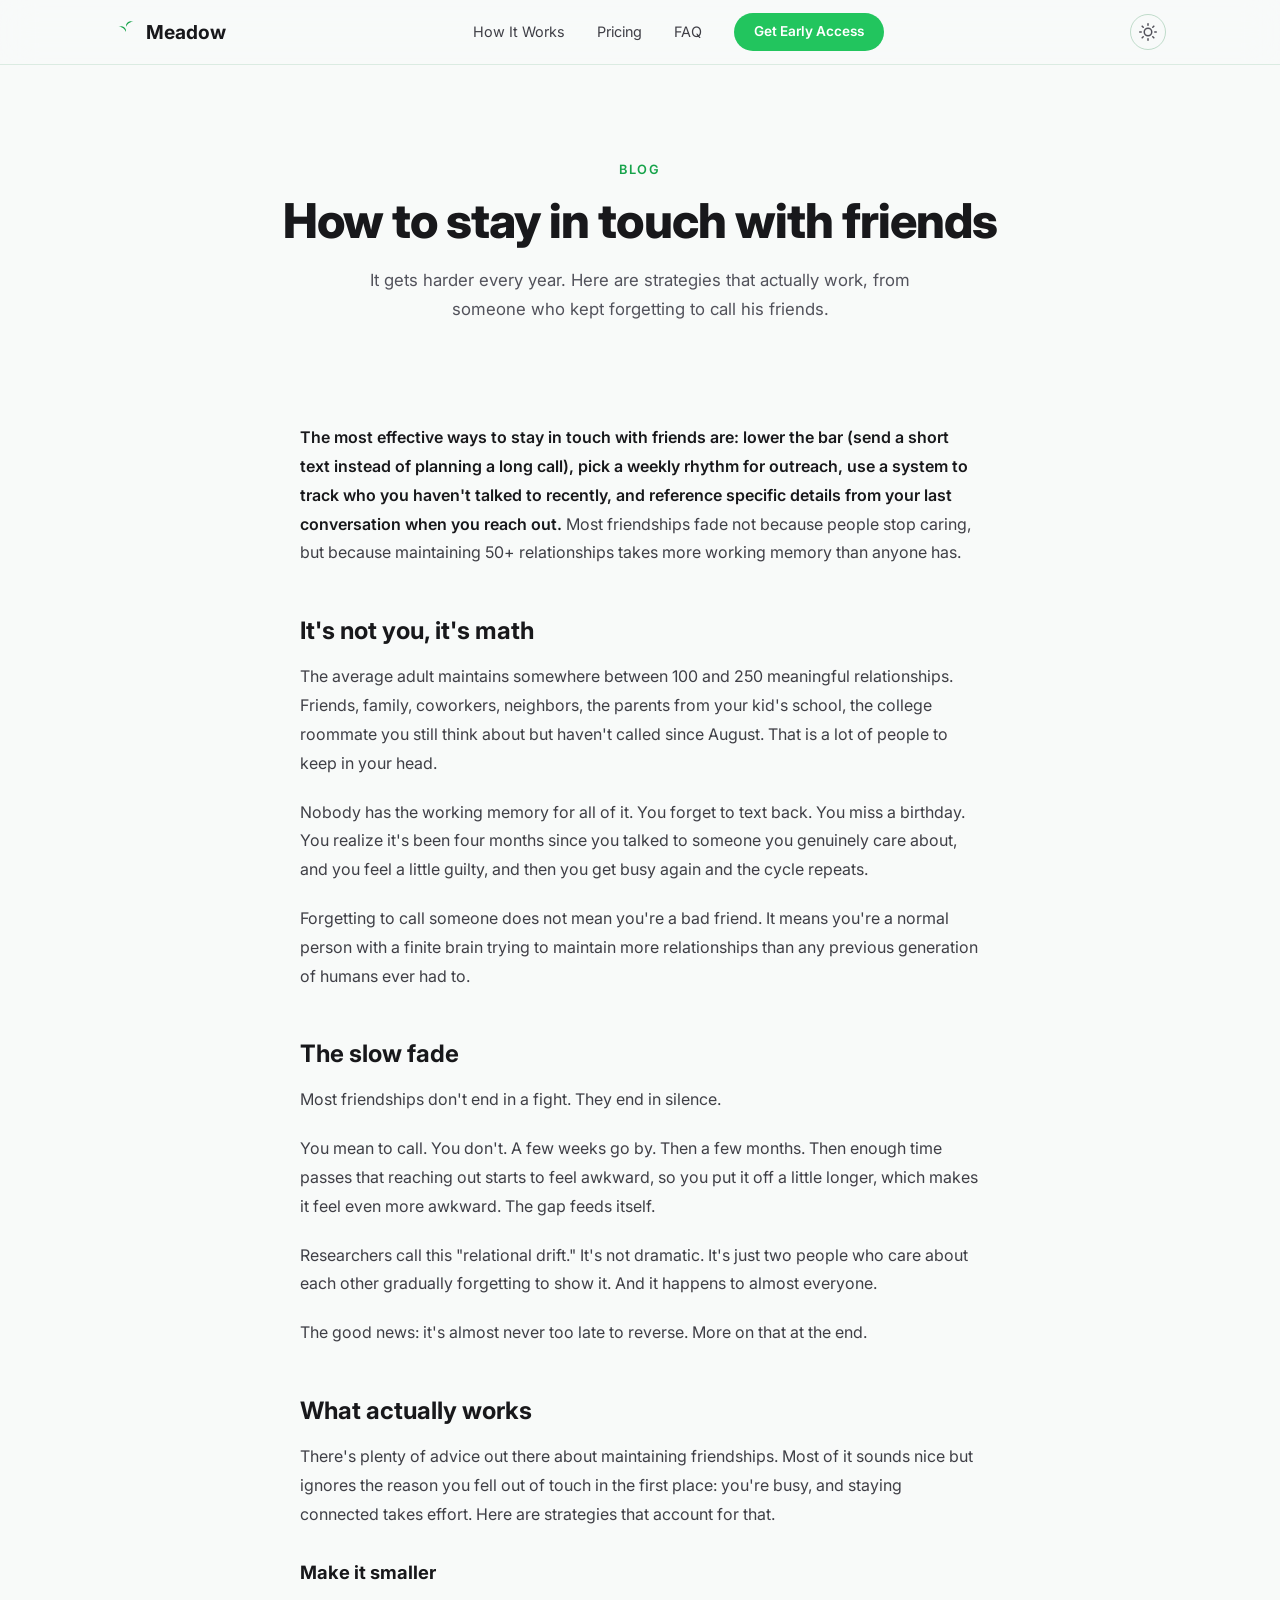
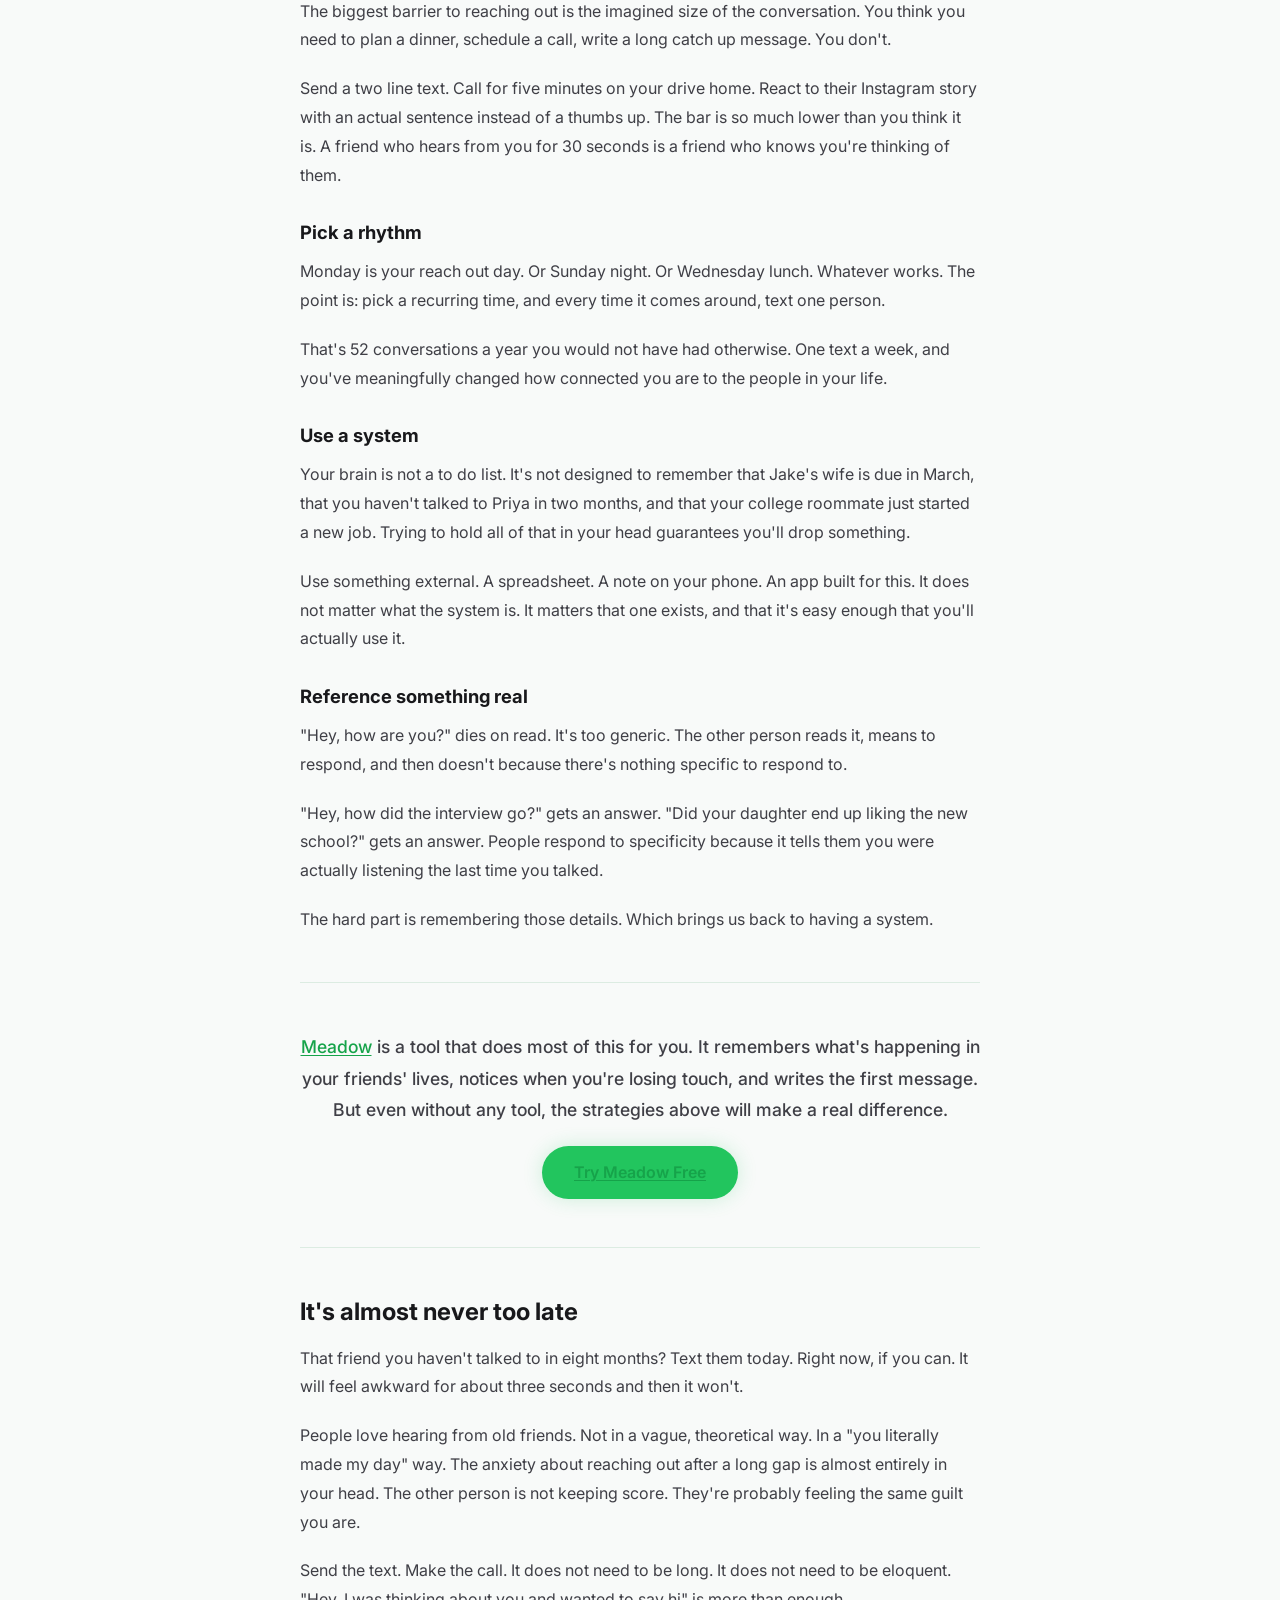
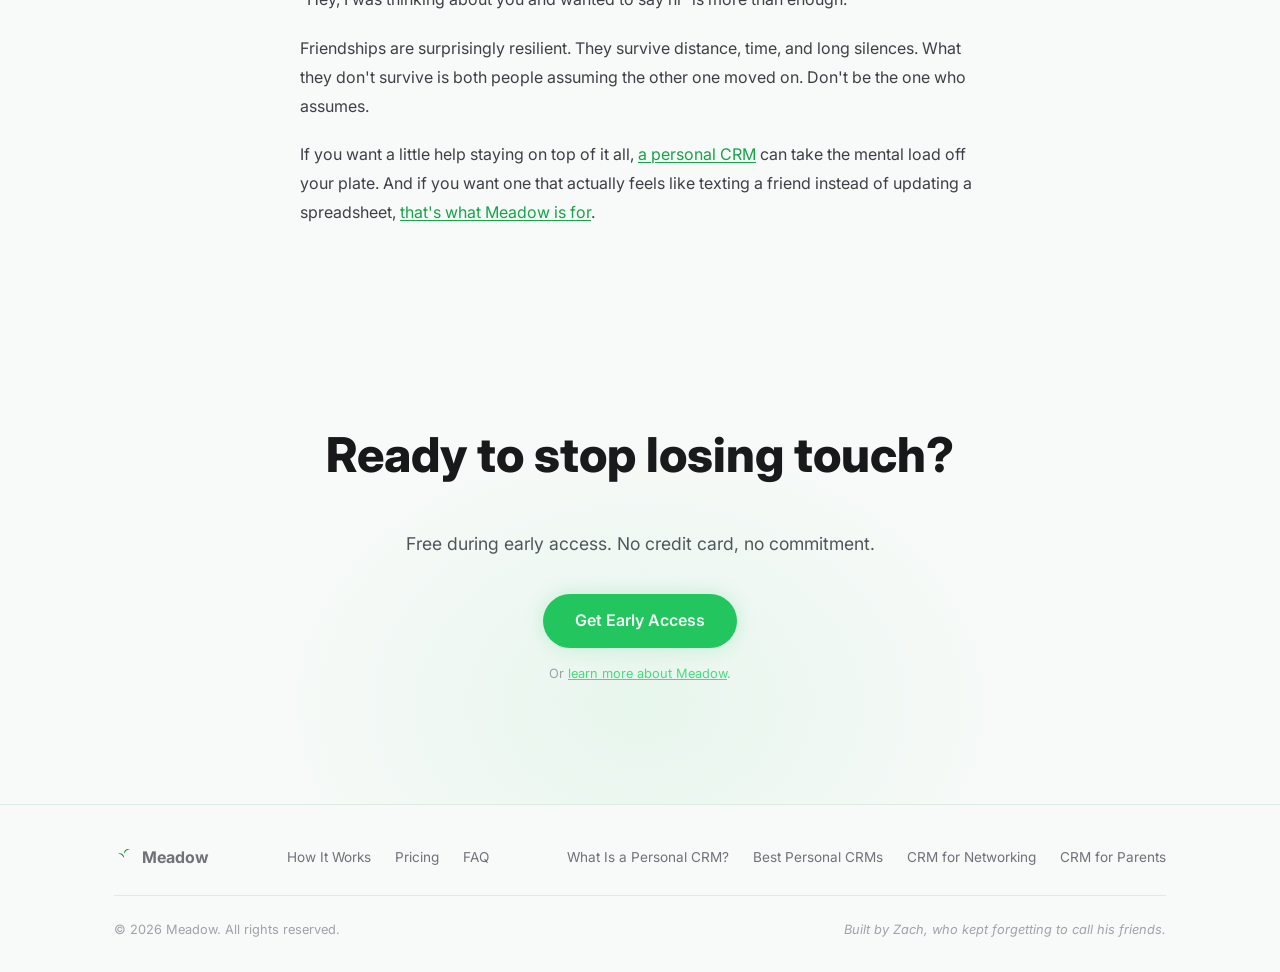
<file: blog/stay-in-touch-with-friends.html>
<!DOCTYPE html>
<html lang="en" data-theme="light">
<head>
  <meta charset="UTF-8" />
  <meta name="viewport" content="width=device-width, initial-scale=1.0" />
  <title>How to Stay in Touch with Friends | Meadow</title>
  <meta name="description" content="Staying in touch with friends gets harder as life gets busier. Here are practical strategies that actually work, from someone who kept forgetting to call his friends." />
  <link rel="canonical" href="https://zachmeditates.github.io/meadow-site/blog/stay-in-touch-with-friends.html" />
  <meta name="theme-color" content="#22c55e" />

  <!-- Open Graph -->
  <meta property="og:title" content="How to Stay in Touch with Friends | Meadow" />
  <meta property="og:description" content="Staying in touch with friends gets harder as life gets busier. Here are practical strategies that actually work." />
  <meta property="og:url" content="https://zachmeditates.github.io/meadow-site/blog/stay-in-touch-with-friends.html" />
  <meta property="og:type" content="article" />
  <meta property="og:site_name" content="Meadow" />
  <meta property="og:image" content="https://zachmeditates.github.io/meadow-site/og-image.jpg" />

  <!-- Twitter Card -->
  <meta name="twitter:card" content="summary_large_image" />
  <meta name="twitter:title" content="How to Stay in Touch with Friends | Meadow" />
  <meta name="twitter:description" content="Staying in touch with friends gets harder as life gets busier. Here are practical strategies that actually work." />
  <meta name="twitter:image" content="https://zachmeditates.github.io/meadow-site/og-image.jpg" />

  <link rel="icon" type="image/svg+xml" href="../favicon.svg" />
  <link rel="preconnect" href="https://fonts.googleapis.com" />
  <link rel="preconnect" href="https://fonts.gstatic.com" crossorigin />
  <link href="https://fonts.googleapis.com/css2?family=Inter:wght@400;500;600;700;800&display=swap" rel="stylesheet" />
  <link rel="stylesheet" href="../style.css?v=14" />

  <!-- Structured Data -->
  <script type="application/ld+json">
  {
    "@context": "https://schema.org",
    "@type": "Article",
    "headline": "How to Stay in Touch with Friends",
    "description": "Practical strategies for staying in touch with friends as life gets busier. Tips that actually work, from someone who kept forgetting to call his friends.",
    "author": {
      "@type": "Person",
      "name": "Zach"
    },
    "publisher": {
      "@type": "Organization",
      "name": "Meadow"
    },
    "datePublished": "2026-03-19",
    "dateModified": "2026-03-19",
    "url": "https://zachmeditates.github.io/meadow-site/blog/stay-in-touch-with-friends.html"
  }
  </script>
  <script type="application/ld+json">
  {
    "@context": "https://schema.org",
    "@type": "FAQPage",
    "mainEntity": [
      {
        "@type": "Question",
        "name": "Why is it so hard to stay in touch with friends?",
        "acceptedAnswer": {
          "@type": "Answer",
          "text": "Life gets busy. You move, change jobs, have kids, and suddenly the people you used to see every day require deliberate effort to maintain. It is not that you don't care. It is that maintaining 50+ relationships takes more working memory than anyone has."
        }
      },
      {
        "@type": "Question",
        "name": "How often should I reach out to friends?",
        "acceptedAnswer": {
          "@type": "Answer",
          "text": "It depends on the relationship. Close friends probably want to hear from you every week or two. Good friends every month. Wider circle every few months. The key is consistency, not frequency."
        }
      },
      {
        "@type": "Question",
        "name": "What tools help you stay in touch with friends?",
        "acceptedAnswer": {
          "@type": "Answer",
          "text": "Some people use calendar reminders. Some use spreadsheets. Some use personal CRM tools like Meadow that track your relationships and remind you when someone is overdue for a check-in. The best system is the one that is low enough effort that you actually use it."
        }
      }
    ]
  }
  </script>
  <script type="application/ld+json">
  {
    "@context": "https://schema.org",
    "@type": "BreadcrumbList",
    "itemListElement": [
      {
        "@type": "ListItem",
        "position": 1,
        "name": "Meadow",
        "item": "https://zachmeditates.github.io/meadow-site/"
      },
      {
        "@type": "ListItem",
        "position": 2,
        "name": "Blog",
        "item": "https://zachmeditates.github.io/meadow-site/blog/"
      },
      {
        "@type": "ListItem",
        "position": 3,
        "name": "How to Stay in Touch with Friends",
        "item": "https://zachmeditates.github.io/meadow-site/blog/stay-in-touch-with-friends.html"
      }
    ]
  }
  </script>
</head>
<body>

  <!-- NAV -->
  <nav class="nav">
    <div class="nav__inner">
      <a href="../index.html" class="nav__logo">
        <svg class="nav__icon" viewBox="0 0 24 24" fill="currentColor" role="img" aria-label="Meadow logo"><path d="M12 22v-9m0-1c-1-3-5-6-8-5 4-2 7 0 8 3m0-3c1-3 5-6 8-5-4-2-7 0-8 3m0-5c-.5-3-2-6-4-7 3 0 4 3 4 5m0-5c.5-3 2-6 4-7-3 0-4 3-4 5"/></svg>
        Meadow
      </a>
      <div class="nav__links">
        <a href="../index.html#how-it-works">How It Works</a>
        <a href="../index.html#pricing">Pricing</a>
        <a href="../index.html#faq">FAQ</a>
        <a href="../index.html#signup" class="btn btn--sm">Get Early Access</a>
      </div>
      <div class="nav__right">
        <button class="theme-toggle" aria-label="Toggle theme" id="theme-btn">
          <svg class="theme-toggle__dark" viewBox="0 0 24 24" fill="none" stroke="currentColor" stroke-width="2" stroke-linecap="round" stroke-linejoin="round"><path d="M21 12.79A9 9 0 1 1 11.21 3 7 7 0 0 0 21 12.79z"/></svg>
          <svg class="theme-toggle__light" viewBox="0 0 24 24" fill="none" stroke="currentColor" stroke-width="2" stroke-linecap="round" stroke-linejoin="round"><circle cx="12" cy="12" r="5"/><line x1="12" y1="1" x2="12" y2="3"/><line x1="12" y1="21" x2="12" y2="23"/><line x1="4.22" y1="4.22" x2="5.64" y2="5.64"/><line x1="18.36" y1="18.36" x2="19.78" y2="19.78"/><line x1="1" y1="12" x2="3" y2="12"/><line x1="21" y1="12" x2="23" y2="12"/><line x1="4.22" y1="19.78" x2="5.64" y2="18.36"/><line x1="18.36" y1="5.64" x2="19.78" y2="4.22"/></svg>
        </button>
        <button class="nav__mobile" aria-label="Menu" id="nav-mobile-btn">
          <svg viewBox="0 0 24 24" fill="none" stroke="currentColor" stroke-width="2"><path d="M3 12h18M3 6h18M3 18h18"/></svg>
        </button>
      </div>
    </div>
  </nav>

  <main>

  <!-- HERO -->
  <section class="article-hero">
    <div class="container">
      <div class="section-label">Blog</div>
      <h1 class="article-hero__title">How to stay in touch with friends</h1>
      <p class="article-hero__sub">It gets harder every year. Here are strategies that actually work, from someone who kept forgetting to call his friends.</p>
    </div>
  </section>

  <!-- ARTICLE BODY -->
  <section class="article">
    <div class="container">
      <div class="article__body">

        <p><strong>The most effective ways to stay in touch with friends are: lower the bar (send a short text instead of planning a long call), pick a weekly rhythm for outreach, use a system to track who you haven't talked to recently, and reference specific details from your last conversation when you reach out.</strong> Most friendships fade not because people stop caring, but because maintaining 50+ relationships takes more working memory than anyone has.</p>

        <h2>It's not you, it's math</h2>
        <p>The average adult maintains somewhere between 100 and 250 meaningful relationships. Friends, family, coworkers, neighbors, the parents from your kid's school, the college roommate you still think about but haven't called since August. That is a lot of people to keep in your head.</p>
        <p>Nobody has the working memory for all of it. You forget to text back. You miss a birthday. You realize it's been four months since you talked to someone you genuinely care about, and you feel a little guilty, and then you get busy again and the cycle repeats.</p>
        <p>Forgetting to call someone does not mean you're a bad friend. It means you're a normal person with a finite brain trying to maintain more relationships than any previous generation of humans ever had to.</p>

        <h2>The slow fade</h2>
        <p>Most friendships don't end in a fight. They end in silence.</p>
        <p>You mean to call. You don't. A few weeks go by. Then a few months. Then enough time passes that reaching out starts to feel awkward, so you put it off a little longer, which makes it feel even more awkward. The gap feeds itself.</p>
        <p>Researchers call this "relational drift." It's not dramatic. It's just two people who care about each other gradually forgetting to show it. And it happens to almost everyone.</p>
        <p>The good news: it's almost never too late to reverse. More on that at the end.</p>

        <h2>What actually works</h2>
        <p>There's plenty of advice out there about maintaining friendships. Most of it sounds nice but ignores the reason you fell out of touch in the first place: you're busy, and staying connected takes effort. Here are strategies that account for that.</p>

        <h3>Make it smaller</h3>
        <p>The biggest barrier to reaching out is the imagined size of the conversation. You think you need to plan a dinner, schedule a call, write a long catch up message. You don't.</p>
        <p>Send a two line text. Call for five minutes on your drive home. React to their Instagram story with an actual sentence instead of a thumbs up. The bar is so much lower than you think it is. A friend who hears from you for 30 seconds is a friend who knows you're thinking of them.</p>

        <h3>Pick a rhythm</h3>
        <p>Monday is your reach out day. Or Sunday night. Or Wednesday lunch. Whatever works. The point is: pick a recurring time, and every time it comes around, text one person.</p>
        <p>That's 52 conversations a year you would not have had otherwise. One text a week, and you've meaningfully changed how connected you are to the people in your life.</p>

        <h3>Use a system</h3>
        <p>Your brain is not a to do list. It's not designed to remember that Jake's wife is due in March, that you haven't talked to Priya in two months, and that your college roommate just started a new job. Trying to hold all of that in your head guarantees you'll drop something.</p>
        <p>Use something external. A spreadsheet. A note on your phone. An app built for this. It does not matter what the system is. It matters that one exists, and that it's easy enough that you'll actually use it.</p>

        <h3>Reference something real</h3>
        <p>"Hey, how are you?" dies on read. It's too generic. The other person reads it, means to respond, and then doesn't because there's nothing specific to respond to.</p>
        <p>"Hey, how did the interview go?" gets an answer. "Did your daughter end up liking the new school?" gets an answer. People respond to specificity because it tells them you were actually listening the last time you talked.</p>
        <p>The hard part is remembering those details. Which brings us back to having a system.</p>

        <div class="article__cta">
          <p><a href="../index.html">Meadow</a> is a tool that does most of this for you. It remembers what's happening in your friends' lives, notices when you're losing touch, and writes the first message. But even without any tool, the strategies above will make a real difference.</p>
          <a href="../index.html#signup" class="btn btn--lg">Try Meadow Free</a>
        </div>

        <h2>It's almost never too late</h2>
        <p>That friend you haven't talked to in eight months? Text them today. Right now, if you can. It will feel awkward for about three seconds and then it won't.</p>
        <p>People love hearing from old friends. Not in a vague, theoretical way. In a "you literally made my day" way. The anxiety about reaching out after a long gap is almost entirely in your head. The other person is not keeping score. They're probably feeling the same guilt you are.</p>
        <p>Send the text. Make the call. It does not need to be long. It does not need to be eloquent. "Hey, I was thinking about you and wanted to say hi" is more than enough.</p>
        <p>Friendships are surprisingly resilient. They survive distance, time, and long silences. What they don't survive is both people assuming the other one moved on. Don't be the one who assumes.</p>
        <p>If you want a little help staying on top of it all, <a href="../best-personal-crm.html">a personal CRM</a> can take the mental load off your plate. And if you want one that actually feels like texting a friend instead of updating a spreadsheet, <a href="../index.html">that's what Meadow is for</a>.</p>

      </div>
    </div>
  </section>

  <!-- CTA -->
  <section class="cta" id="article-signup">
    <div class="container">
      <div class="cta__glow"></div>
      <h2 class="section-title">Ready to stop losing touch?</h2>
      <p class="cta__sub">Free during early access. No credit card, no commitment.</p>
      <div style="text-align: center;">
        <a href="../index.html#signup" class="btn btn--lg">Get Early Access</a>
      </div>
      <p class="cta__fine" style="margin-top: 16px;">Or <a href="../index.html" style="color: var(--green-400); text-decoration: underline;">learn more about Meadow</a>.</p>
    </div>
  </section>

  </main>

  <!-- FOOTER -->
  <footer class="footer">
    <div class="container">
      <div class="footer__top">
        <div class="footer__brand">
          <svg class="footer__icon" viewBox="0 0 24 24" fill="currentColor"><path d="M12 22v-9m0-1c-1-3-5-6-8-5 4-2 7 0 8 3m0-3c1-3 5-6 8-5-4-2-7 0-8 3m0-5c-.5-3-2-6-4-7 3 0 4 3 4 5m0-5c.5-3 2-6 4-7-3 0-4 3-4 5"/></svg>
          Meadow
        </div>
        <nav class="footer__links" aria-label="Footer navigation">
          <a href="../index.html#how-it-works">How It Works</a>
          <a href="../index.html#pricing">Pricing</a>
          <a href="../index.html#faq">FAQ</a>
        </nav>
        <nav class="footer__links" aria-label="Content pages">
          <a href="../best-personal-crm.html">What Is a Personal CRM?</a>
          <a href="../best-personal-crm.html">Best Personal CRMs</a>
          <a href="../index.html">CRM for Networking</a>
          <a href="../index.html">CRM for Parents</a>
        </nav>
      </div>
      <div class="footer__bottom">
        <div class="footer__copy">&copy; 2026 Meadow. All rights reserved.</div>
        <div class="footer__made">Built by Zach, who kept forgetting to call his friends.</div>
      </div>
    </div>
  </footer>

  <script>
    function toggleTheme() {
      var html = document.documentElement;
      var current = html.getAttribute('data-theme');
      var next = current === 'light' ? 'dark' : 'light';
      html.setAttribute('data-theme', next);
      localStorage.setItem('meadow-theme', next);
    }
    (function() {
      var saved = localStorage.getItem('meadow-theme');
      if (saved) document.documentElement.setAttribute('data-theme', saved);
    })();
    document.getElementById('theme-btn').addEventListener('click', toggleTheme);
    document.getElementById('nav-mobile-btn').addEventListener('click', function() {
      document.querySelector('.nav__links').classList.toggle('open');
    });
  </script>

</body>
</html>
</file>
<file: style.css>
/* ============================================
   MEADOW LANDING PAGE
   Green-themed, modern, single-page
   ============================================ */

:root {
  --green-50:  #f0fdf4;
  --green-100: #dcfce7;
  --green-200: #bbf7d0;
  --green-300: #86efac;
  --green-400: #4ade80;
  --green-500: #22c55e;
  --green-600: #16a34a;
  --green-700: #15803d;
  --green-800: #166534;
  --green-900: #14532d;
  --green-950: #052e16;

  --gray-50:  #fafafa;
  --gray-100: #f4f4f5;
  --gray-200: #e4e4e7;
  --gray-300: #d4d4d8;
  --gray-400: #a1a1aa;
  --gray-500: #71717a;
  --gray-600: #52525b;
  --gray-700: #3f3f46;
  --gray-800: #27272a;
  --gray-900: #18181b;
  --gray-950: #09090b;

  --font: 'Inter', -apple-system, BlinkMacSystemFont, 'Segoe UI', sans-serif;
  --radius: 12px;
  --radius-lg: 20px;
  --radius-full: 9999px;

  /* Default = dark theme */
  --bg:       #050a07;
  --bg-card:  #0d1510;
  --bg-card-hover: #111f16;
  --border:   rgba(34, 197, 94, 0.12);
  --border-bright: rgba(34, 197, 94, 0.25);
  --text-primary: #ffffff;
  --text-secondary: var(--gray-300);
  --text-muted: var(--gray-400);
  --text-faint: var(--gray-500);
  --text-dim: var(--gray-600);
  --nav-bg: rgba(5, 10, 7, 0.8);
  --nav-mobile-bg: rgba(5, 10, 7, 0.95);
  --bubble-user-bg: var(--green-600);
  --bubble-user-text: #fff;
  --glow-color: rgba(34, 197, 94, 0.12);
  --btn-ghost-hover-bg: rgba(34, 197, 94, 0.08);
  --input-bg: var(--bg-card);
  --input-text: #fff;
  --input-placeholder: var(--gray-600);
}

[data-theme="light"] {
  --bg:       #f8faf9;
  --bg-card:  #ffffff;
  --bg-card-hover: #f0fdf4;
  --border:   rgba(21, 128, 61, 0.12);
  --border-bright: rgba(21, 128, 61, 0.25);
  --text-primary: var(--gray-900);
  --text-secondary: var(--gray-700);
  --text-muted: var(--gray-600);
  --text-faint: var(--gray-500);
  --text-dim: var(--gray-400);
  --nav-bg: rgba(248, 250, 249, 0.85);
  --nav-mobile-bg: rgba(248, 250, 249, 0.97);
  --bubble-user-bg: var(--green-500);
  --bubble-user-text: #fff;
  --glow-color: rgba(34, 197, 94, 0.08);
  --btn-ghost-hover-bg: rgba(34, 197, 94, 0.06);
  --input-bg: #fff;
  --input-text: var(--gray-900);
  --input-placeholder: var(--gray-400);
}

/* Light theme element overrides */
[data-theme="light"] .gradient-text {
  background: linear-gradient(135deg, var(--green-600) 0%, var(--green-500) 50%, var(--green-700) 100%);
  -webkit-background-clip: text;
  -webkit-text-fill-color: transparent;
  background-clip: text;
}

[data-theme="light"] .btn--lg {
  box-shadow: 0 0 20px rgba(34, 197, 94, 0.2);
}

[data-theme="light"] .btn--lg:hover {
  box-shadow: 0 0 32px rgba(34, 197, 94, 0.3);
}

[data-theme="light"] .section-label {
  color: var(--green-600);
}

[data-theme="light"] .chat__name {
  color: var(--green-600);
}

[data-theme="light"] .brief__tag--bday {
  color: var(--green-600);
}

[data-theme="light"] .brief__card-header {
  background: rgba(34, 197, 94, 0.04);
  color: var(--green-600);
}

[data-theme="light"] .cta__success {
  color: var(--green-600);
}

[data-theme="light"] .how__step-num {
  color: var(--green-600);
}

[data-theme="light"] .nav__icon {
  color: var(--green-600);
}

[data-theme="light"] .trust__icon {
  background: rgba(34, 197, 94, 0.08);
}

[data-theme="light"] .trust__icon svg {
  color: var(--green-600);
}

[data-theme="light"] .trust__item {
  box-shadow: 0 1px 3px rgba(0, 0, 0, 0.06);
}

[data-theme="light"] .trust__item:hover {
  box-shadow: 0 4px 12px rgba(0, 0, 0, 0.08);
}

[data-theme="light"] .contact-card {
  box-shadow: 0 1px 3px rgba(0, 0, 0, 0.06);
}

[data-theme="light"] .phone-mockup {
  box-shadow: 0 4px 24px rgba(0, 0, 0, 0.08);
}

[data-theme="light"] .brief__card {
  box-shadow: 0 1px 3px rgba(0, 0, 0, 0.06);
}

[data-theme="light"] .contact-card__avatar {
  background: rgba(34, 197, 94, 0.12);
  color: var(--green-600);
}

/* Theme toggle visibility */
.theme-toggle__light { display: none; }
.theme-toggle__dark { display: block; }
[data-theme="light"] .theme-toggle__light { display: block; }
[data-theme="light"] .theme-toggle__dark { display: none; }

/* RESET */
*, *::before, *::after { box-sizing: border-box; margin: 0; padding: 0; }

html {
  scroll-behavior: smooth;
  -webkit-font-smoothing: antialiased;
  -moz-osx-font-smoothing: grayscale;
}

body {
  font-family: var(--font);
  background: var(--bg);
  color: var(--text-secondary);
  line-height: 1.6;
  overflow-x: hidden;
  transition: background 0.3s ease, color 0.3s ease;
}

.container {
  max-width: 1100px;
  margin: 0 auto;
  padding: 0 24px;
}

a { color: inherit; text-decoration: none; }

/* ---- SECTION TITLES ---- */
.section-label {
  font-size: 0.8rem;
  font-weight: 600;
  text-transform: uppercase;
  letter-spacing: 0.12em;
  color: var(--green-400);
  margin-bottom: 12px;
  text-align: center;
}

.section-title {
  font-size: clamp(2rem, 4.5vw, 3rem);
  font-weight: 800;
  color: var(--text-primary);
  line-height: 1.15;
  text-align: center;
  margin-bottom: 48px;
}

/* ---- BUTTONS ---- */
.btn {
  display: inline-flex;
  align-items: center;
  justify-content: center;
  font-family: var(--font);
  font-weight: 600;
  border: none;
  cursor: pointer;
  border-radius: var(--radius-full);
  transition: all 0.25s ease;
  white-space: nowrap;
}

.btn--sm {
  font-size: 0.85rem;
  padding: 8px 20px;
  background: var(--green-500);
  color: #fff;
}

.btn--sm:hover { background: var(--green-400); }

.btn--lg {
  font-size: 1rem;
  padding: 14px 32px;
  background: var(--green-500);
  color: #fff;
  box-shadow: 0 0 24px rgba(34, 197, 94, 0.3);
}

.btn--lg:hover {
  background: var(--green-400);
  box-shadow: 0 0 40px rgba(34, 197, 94, 0.45);
  transform: translateY(-1px);
}

.btn--ghost {
  background: transparent;
  color: var(--text-secondary);
  border: 1px solid var(--border-bright);
  box-shadow: none;
}

.btn--ghost:hover {
  background: var(--btn-ghost-hover-bg);
  color: var(--text-primary);
  box-shadow: none;
  transform: translateY(-1px);
}

/* ---- NAV ---- */
.nav {
  position: fixed;
  top: 0;
  left: 0;
  right: 0;
  z-index: 100;
  backdrop-filter: blur(16px);
  -webkit-backdrop-filter: blur(16px);
  background: var(--nav-bg);
  border-bottom: 1px solid var(--border);
  transition: background 0.3s ease;
}

.nav__inner {
  max-width: 1100px;
  margin: 0 auto;
  padding: 0 24px;
  height: 64px;
  display: flex;
  align-items: center;
  justify-content: space-between;
}

.nav__logo {
  display: flex;
  align-items: center;
  gap: 8px;
  font-size: 1.2rem;
  font-weight: 700;
  color: var(--text-primary);
}

.nav__icon {
  width: 24px;
  height: 24px;
  color: var(--green-400);
}

.nav__links {
  display: flex;
  align-items: center;
  gap: 32px;
}

.nav__links a:not(.btn) {
  font-size: 0.9rem;
  color: var(--text-secondary);
  transition: color 0.2s;
}

.nav__links a:not(.btn):hover { color: var(--text-primary); }

.nav__mobile {
  display: none;
  background: none;
  border: none;
  cursor: pointer;
}

.nav__mobile svg {
  width: 24px;
  height: 24px;
  color: var(--text-secondary);
}

.nav__right {
  display: flex;
  align-items: center;
  gap: 12px;
}

.theme-toggle {
  display: flex;
  align-items: center;
  justify-content: center;
  width: 36px;
  height: 36px;
  background: none;
  border: 1px solid var(--border-bright);
  border-radius: 50%;
  cursor: pointer;
  transition: all 0.2s;
}

.theme-toggle svg {
  width: 18px;
  height: 18px;
  color: var(--text-muted);
}

.theme-toggle:hover {
  background: var(--btn-ghost-hover-bg);
  border-color: var(--green-500);
}

.theme-toggle:hover svg {
  color: var(--green-500);
}

/* ---- HERO: Horizontal Split ---- */
.hero {
  position: relative;
  padding: 140px 0 80px;
  overflow: hidden;
}

.hero__glow {
  position: absolute;
  top: -200px;
  left: 50%;
  transform: translateX(-50%);
  width: 800px;
  height: 600px;
  background: radial-gradient(ellipse, var(--glow-color) 0%, transparent 70%);
  pointer-events: none;
}

.hero__split {
  display: flex;
  align-items: center;
  gap: 64px;
}

.hero__text {
  flex: 1;
  min-width: 0;
}

.hero__title {
  font-size: clamp(2rem, 4vw, 3.2rem);
  font-weight: 800;
  color: var(--text-primary);
  line-height: 1.15;
  margin-bottom: 24px;
  letter-spacing: -0.02em;
}

.hero__sub {
  font-size: 1.1rem;
  color: var(--text-muted);
  line-height: 1.7;
  margin-bottom: 32px;
  max-width: 520px;
}

.hero__cta {
  margin-bottom: 16px;
}

.hero__trust {
  font-size: 0.85rem;
  color: var(--text-faint);
}

.hero__phone {
  flex-shrink: 0;
}

/* ---- PHONE MOCKUP ---- */
.phone-mockup {
  width: 320px;
  background: var(--bg-card);
  border: 2px solid var(--border-bright);
  border-radius: 36px;
  padding: 12px;
  position: relative;
}

.phone-mockup__notch {
  width: 100px;
  height: 6px;
  background: var(--border-bright);
  border-radius: var(--radius-full);
  margin: 4px auto 12px;
}

.phone-mockup__screen {
  background: var(--bg);
  border-radius: 24px;
  padding: 20px 16px;
  min-height: 200px;
}

.phone-mockup--sm {
  width: 300px;
}

.phone-mockup--sm .phone-mockup__screen {
  padding: 16px 14px;
}

/* ---- CHAT BUBBLES ---- */
.chat {
  display: flex;
  flex-direction: column;
  gap: 16px;
}

.chat--compact {
  gap: 12px;
}

.chat__msg {
  display: flex;
  flex-direction: column;
}

.chat__msg--user {
  align-items: flex-end;
}

.chat__msg--agent {
  align-items: flex-start;
}

.chat__name {
  font-size: 0.72rem;
  font-weight: 600;
  color: var(--green-400);
  margin-bottom: 4px;
  padding-left: 4px;
}

.chat__bubble {
  max-width: 90%;
  padding: 12px 16px;
  border-radius: 16px;
  font-size: 0.85rem;
  line-height: 1.55;
}

.chat__msg--user .chat__bubble {
  background: var(--bubble-user-bg);
  color: var(--bubble-user-text);
  border-bottom-right-radius: 4px;
}

.chat__msg--agent .chat__bubble {
  background: var(--bg-card);
  border: 1px solid var(--border);
  color: var(--text-secondary);
  border-bottom-left-radius: 4px;
}


/* ---- PROBLEM STATEMENT ---- */
.problem {
  padding: 60px 0 72px;
  background: linear-gradient(180deg, transparent 0%, rgba(34, 197, 94, 0.03) 50%, transparent 100%);
}

.problem__text {
  max-width: 680px;
  margin: 0 auto;
  text-align: center;
  font-size: 1.15rem;
  color: var(--text-secondary);
  line-height: 1.8;
}


/* ---- COMPARE: Old Way vs Meadow ---- */
.compare {
  padding: 0 0 80px;
}

.compare__grid {
  display: grid;
  grid-template-columns: repeat(2, 1fr);
  gap: 24px;
  max-width: 760px;
  margin: 0 auto;
}

.compare__col {
  background: var(--bg-card);
  border: 1px solid var(--border);
  border-radius: var(--radius-lg);
  padding: 32px 28px;
}

.compare__col--new {
  border-color: var(--green-500);
  border-width: 2px;
}

.compare__heading {
  font-size: 1rem;
  font-weight: 700;
  color: var(--text-primary);
  margin-bottom: 20px;
}

.compare__col--old .compare__heading {
  color: var(--text-muted);
}

.compare__list {
  list-style: none;
  display: flex;
  flex-direction: column;
  gap: 14px;
}

.compare__list li {
  display: flex;
  align-items: flex-start;
  gap: 10px;
  font-size: 0.92rem;
  line-height: 1.5;
}

.compare__col--old .compare__list li {
  color: var(--text-faint);
}

.compare__col--new .compare__list li {
  color: var(--text-secondary);
}

.compare__list svg {
  width: 18px;
  height: 18px;
  flex-shrink: 0;
  margin-top: 2px;
}

.compare__col--old .compare__list svg {
  color: var(--text-dim);
}

.compare__col--new .compare__list svg {
  color: var(--green-400);
}

[data-theme="light"] .compare__col {
  box-shadow: 0 1px 3px rgba(0, 0, 0, 0.06);
}

[data-theme="light"] .compare__col--new .compare__list svg {
  color: var(--green-600);
}

@media (max-width: 640px) {
  .compare__grid {
    grid-template-columns: 1fr;
  }

  .compare__col {
    padding: 24px 20px;
  }
}


/* ---- HOW IT WORKS: Alternating Horizontal Steps ---- */
.how {
  padding: 100px 0 120px;
}

.how__step {
  display: flex;
  align-items: center;
  gap: 64px;
  margin-bottom: 80px;
}

.how__step:last-child {
  margin-bottom: 0;
}

.how__step--reverse {
  flex-direction: row-reverse;
}

.how__visual {
  flex: 1;
  display: flex;
  justify-content: center;
  min-width: 0;
}

.how__text {
  flex: 1;
  min-width: 0;
}

.how__step-num {
  font-size: 2.5rem;
  font-weight: 800;
  color: var(--green-500);
  opacity: 0.3;
  line-height: 1;
  margin-bottom: 12px;
}

.how__text h3 {
  font-size: 1.3rem;
  font-weight: 700;
  color: var(--text-primary);
  margin-bottom: 12px;
  line-height: 1.3;
}

.how__text p {
  font-size: 1rem;
  color: var(--text-muted);
  line-height: 1.7;
}


/* ---- CONTACT CARD (How It Works Step 2) ---- */
.contact-card {
  width: 320px;
  background: var(--bg-card);
  border: 1px solid var(--border);
  border-radius: var(--radius-lg);
  overflow: hidden;
}

.contact-card__header {
  display: flex;
  align-items: center;
  gap: 14px;
  padding: 20px 20px 16px;
  border-bottom: 1px solid var(--border);
}

.contact-card__avatar {
  width: 44px;
  height: 44px;
  border-radius: 50%;
  background: rgba(34, 197, 94, 0.15);
  color: var(--green-400);
  display: flex;
  align-items: center;
  justify-content: center;
  font-weight: 700;
  font-size: 1.1rem;
  flex-shrink: 0;
}

.contact-card__name {
  font-size: 1rem;
  font-weight: 700;
  color: var(--text-primary);
}

.contact-card__meta {
  font-size: 0.78rem;
  color: var(--text-faint);
  margin-top: 2px;
}

.contact-card__details {
  padding: 12px 20px 16px;
}

.contact-card__row {
  display: flex;
  justify-content: space-between;
  align-items: baseline;
  padding: 6px 0;
  font-size: 0.85rem;
  color: var(--text-secondary);
}

.contact-card__label {
  font-size: 0.78rem;
  font-weight: 600;
  text-transform: uppercase;
  letter-spacing: 0.06em;
  color: var(--text-faint);
  flex-shrink: 0;
  margin-right: 16px;
}


/* ---- BRIEF CARD (How It Works Step 3) ---- */
.brief__card {
  background: var(--bg-card);
  border: 1px solid var(--border);
  border-radius: var(--radius-lg);
  overflow: hidden;
  width: 360px;
}

.brief__card-header {
  display: flex;
  align-items: center;
  gap: 10px;
  padding: 14px 20px;
  background: rgba(34, 197, 94, 0.06);
  border-bottom: 1px solid var(--border);
  font-size: 0.82rem;
  font-weight: 600;
  color: var(--green-400);
}

.brief__card-header svg {
  width: 16px;
  height: 16px;
}

.brief__card-body {
  padding: 16px 20px;
}

.brief__section {
  margin-bottom: 16px;
}

.brief__section:last-child {
  margin-bottom: 0;
}

.brief__section strong {
  display: block;
  font-size: 0.72rem;
  font-weight: 600;
  text-transform: uppercase;
  letter-spacing: 0.08em;
  color: var(--text-faint);
  margin-bottom: 8px;
}

.brief__row {
  display: flex;
  align-items: center;
  justify-content: space-between;
  padding: 4px 0;
}

.brief__name {
  font-size: 0.85rem;
  color: var(--text-secondary);
}

.brief__tag {
  font-size: 0.68rem;
  font-weight: 600;
  padding: 2px 8px;
  border-radius: var(--radius-full);
  background: rgba(128, 128, 128, 0.1);
  color: var(--text-muted);
}

.brief__tag--urgent {
  background: rgba(239, 68, 68, 0.1);
  color: #f87171;
}

.brief__tag--bday {
  background: rgba(34, 197, 94, 0.1);
  color: var(--green-400);
}

.brief__draft {
  font-size: 0.82rem;
  color: var(--text-muted);
  font-style: italic;
  padding: 8px 12px;
  background: rgba(255, 255, 255, 0.02);
  border-radius: 8px;
  border: 1px solid var(--border);
  line-height: 1.5;
}


/* ---- INTERACTIVE DEMO ---- */
.demo {
  padding: 80px 0 100px;
  text-align: center;
}

.demo__sub {
  font-size: 1rem;
  color: var(--text-muted);
  margin-bottom: 40px;
}

.demo__phone {
  display: flex;
  justify-content: center;
  margin-bottom: 32px;
}

.phone-mockup--demo {
  width: 360px;
}

.phone-mockup--demo .phone-mockup__screen {
  min-height: 340px;
  display: flex;
  flex-direction: column;
}

.demo__chat {
  flex: 1;
  overflow-y: auto;
  padding: 16px 12px 8px;
  display: flex;
  flex-direction: column;
  gap: 12px;
  max-height: 400px;
}

.demo__prompts {
  padding: 8px 12px 16px;
  display: flex;
  justify-content: center;
}

.demo__prompt-btn {
  display: inline-block;
  padding: 10px 20px;
  font-family: var(--font);
  font-size: 0.88rem;
  font-weight: 500;
  color: var(--bubble-user-text);
  background: var(--bubble-user-bg);
  border: none;
  border-radius: 16px 16px 4px 16px;
  cursor: pointer;
  transition: all 0.2s ease;
  max-width: 100%;
  text-align: left;
  line-height: 1.4;
  opacity: 0;
  animation: demoFadeIn 0.3s ease forwards;
}

.demo__prompt-btn:hover {
  transform: translateY(-1px);
  filter: brightness(1.1);
}

.demo__prompt-btn:active {
  transform: translateY(0);
}

.demo__typing {
  display: flex;
  align-items: center;
  gap: 4px;
  padding: 10px 16px;
  background: var(--bg-card);
  border: 1px solid var(--border);
  border-radius: 16px 16px 16px 4px;
  width: fit-content;
}

.demo__typing span {
  width: 6px;
  height: 6px;
  background: var(--text-faint);
  border-radius: 50%;
  animation: demoBounce 1.2s ease-in-out infinite;
}

.demo__typing span:nth-child(2) {
  animation-delay: 0.2s;
}

.demo__typing span:nth-child(3) {
  animation-delay: 0.4s;
}

@keyframes demoBounce {
  0%, 60%, 100% { transform: translateY(0); }
  30% { transform: translateY(-4px); }
}

@keyframes demoFadeIn {
  from { opacity: 0; transform: translateY(8px); }
  to { opacity: 1; transform: translateY(0); }
}

.demo__final {
  display: none;
  text-align: center;
}

.demo__final--visible {
  display: block;
  animation: demoFadeIn 0.5s ease forwards;
}

.demo__final p {
  font-size: 1.1rem;
  color: var(--text-secondary);
  margin-bottom: 20px;
  font-weight: 500;
}

@media (max-width: 640px) {
  .phone-mockup--demo {
    width: 300px;
  }
}


/* ---- TRUST BAR ---- */
.trust {
  padding: 64px 0;
  border-top: 1px solid var(--border);
  border-bottom: 1px solid var(--border);
}

.trust__grid {
  display: grid;
  grid-template-columns: repeat(4, 1fr);
  gap: 24px;
}

.trust__item {
  text-align: center;
  padding: 28px 20px;
  background: var(--bg-card);
  border: 1px solid var(--border);
  border-radius: var(--radius);
  transition: all 0.3s ease;
}

.trust__item:hover {
  border-color: var(--border-bright);
  transform: translateY(-2px);
}

.trust__icon {
  width: 44px;
  height: 44px;
  display: flex;
  align-items: center;
  justify-content: center;
  background: rgba(34, 197, 94, 0.1);
  border-radius: 10px;
  margin: 0 auto 14px;
}

.trust__icon svg {
  width: 22px;
  height: 22px;
  color: var(--green-400);
}

.trust__item h3 {
  font-size: 0.9rem;
  font-weight: 700;
  color: var(--text-primary);
  margin-bottom: 6px;
}

.trust__item p {
  font-size: 0.82rem;
  color: var(--text-muted);
  line-height: 1.55;
}


/* ---- PRICING ---- */
.pricing {
  padding: 100px 0 120px;
}

.pricing__toggle {
  display: flex;
  align-items: center;
  justify-content: center;
  gap: 12px;
  margin-bottom: 48px;
}

.pricing__toggle-label {
  font-size: 0.9rem;
  font-weight: 600;
  color: var(--text-faint);
  cursor: pointer;
  transition: color 0.2s;
  user-select: none;
}

.pricing__toggle-label--active {
  color: var(--text-primary);
}

.pricing__toggle-badge {
  display: inline-block;
  font-size: 0.7rem;
  font-weight: 700;
  text-transform: uppercase;
  letter-spacing: 0.05em;
  background: rgba(34, 197, 94, 0.12);
  color: var(--green-400);
  padding: 2px 8px;
  border-radius: var(--radius-full);
  margin-left: 6px;
  vertical-align: middle;
}

.pricing__toggle-switch {
  position: relative;
  width: 48px;
  height: 26px;
  background: var(--bg-card);
  border: 1px solid var(--border-bright);
  border-radius: var(--radius-full);
  cursor: pointer;
  transition: all 0.25s;
  padding: 0;
  font-family: inherit;
}

.pricing__toggle-switch:hover {
  border-color: var(--green-500);
}

.pricing__toggle-knob {
  position: absolute;
  top: 3px;
  left: 3px;
  width: 18px;
  height: 18px;
  background: var(--text-faint);
  border-radius: 50%;
  transition: all 0.25s;
}

.pricing__toggle-switch--active .pricing__toggle-knob {
  left: 25px;
  background: var(--green-500);
}

.pricing__grid {
  display: grid;
  grid-template-columns: repeat(2, 1fr);
  gap: 24px;
  max-width: 760px;
  margin: 0 auto;
}

.pricing__card {
  position: relative;
  background: var(--bg-card);
  border: 1px solid var(--border);
  border-radius: var(--radius-lg);
  padding: 40px 32px;
  transition: all 0.3s ease;
  display: flex;
  flex-direction: column;
}

.pricing__card:hover {
  border-color: var(--border-bright);
  transform: translateY(-4px);
}

.pricing__card--primary {
  border-top: 3px solid var(--green-500);
}

.pricing__card--primary:hover {
  border-color: var(--border-bright);
  border-top-color: var(--green-400);
}

.pricing__popular {
  position: absolute;
  top: -12px;
  left: 50%;
  transform: translateX(-50%);
  font-size: 0.72rem;
  font-weight: 700;
  text-transform: uppercase;
  letter-spacing: 0.08em;
  background: var(--green-500);
  color: #fff;
  padding: 4px 14px;
  border-radius: var(--radius-full);
  white-space: nowrap;
}

.pricing__price {
  display: flex;
  align-items: baseline;
  gap: 4px;
  margin-bottom: 4px;
}

.pricing__amount {
  font-size: 3rem;
  font-weight: 800;
  color: var(--text-primary);
  line-height: 1;
}

.pricing__period {
  font-size: 1.1rem;
  font-weight: 500;
  color: var(--text-muted);
}

.pricing__pitch {
  font-size: 0.95rem;
  font-weight: 600;
  color: var(--text-secondary);
  margin-bottom: 4px;
}

.pricing__pitch--alt {
  color: var(--text-muted);
}

.pricing__billed {
  font-size: 0.82rem;
  color: var(--text-faint);
  min-height: 1.4em;
  margin-bottom: 24px;
}

.pricing__billed--static {
  color: var(--text-muted);
  font-weight: 500;
}

.pricing__features {
  list-style: none;
  display: flex;
  flex-direction: column;
  gap: 12px;
  margin-bottom: 32px;
  flex: 1;
}

.pricing__features li {
  display: flex;
  align-items: center;
  gap: 10px;
  font-size: 0.92rem;
  color: var(--text-secondary);
}

.pricing__features svg {
  width: 18px;
  height: 18px;
  color: var(--green-400);
  flex-shrink: 0;
}

.pricing__cta {
  width: 100%;
  text-align: center;
}

.pricing__telegram-note {
  text-align: center;
  font-size: 0.88rem;
  color: var(--text-faint);
  margin-top: 32px;
}

.pricing__telegram-note a {
  color: var(--green-400);
  text-decoration: underline;
  text-decoration-thickness: 1px;
  text-underline-offset: 2px;
}

.pricing__telegram-note a:hover {
  color: var(--green-300);
}

/* Light theme pricing overrides */
[data-theme="light"] .pricing__card {
  box-shadow: 0 1px 3px rgba(0, 0, 0, 0.06);
}

[data-theme="light"] .pricing__card:hover {
  box-shadow: 0 4px 12px rgba(0, 0, 0, 0.08);
}

[data-theme="light"] .pricing__toggle-switch {
  background: var(--gray-100);
}

[data-theme="light"] .pricing__toggle-badge {
  color: var(--green-600);
}

[data-theme="light"] .pricing__features svg {
  color: var(--green-600);
}

[data-theme="light"] .pricing__telegram-note a {
  color: var(--green-600);
}


/* ---- FAQ ---- */
.faq {
  padding: 80px 0 100px;
  background: linear-gradient(180deg, transparent 0%, rgba(34, 197, 94, 0.02) 50%, transparent 100%);
}

.faq__list {
  max-width: 700px;
  margin: 0 auto;
  display: flex;
  flex-direction: column;
  gap: 12px;
}

.faq__item {
  background: var(--bg-card);
  border: 1px solid var(--border);
  border-radius: var(--radius-lg);
  overflow: hidden;
  transition: all 0.3s ease;
}

.faq__item:hover {
  border-color: var(--border-bright);
}

.faq__question {
  width: 100%;
  display: flex;
  align-items: center;
  justify-content: space-between;
  padding: 20px 24px;
  background: none;
  border: none;
  cursor: pointer;
  font-family: var(--font);
  font-size: 1rem;
  font-weight: 600;
  color: var(--text-primary);
  text-align: left;
  gap: 16px;
}

.faq__chevron {
  width: 20px;
  height: 20px;
  color: var(--text-faint);
  flex-shrink: 0;
  transition: transform 0.3s ease;
}

.faq__item--open .faq__chevron {
  transform: rotate(180deg);
}

.faq__answer {
  max-height: 0;
  overflow: hidden;
  transition: max-height 0.35s ease, padding 0.35s ease;
  padding: 0 24px;
}

.faq__item--open .faq__answer {
  max-height: 400px;
  padding: 0 24px 20px;
}

.faq__answer p {
  font-size: 0.92rem;
  color: var(--text-muted);
  line-height: 1.7;
}

[data-theme="light"] .faq__item {
  box-shadow: 0 1px 3px rgba(0, 0, 0, 0.06);
}

[data-theme="light"] .faq__item:hover {
  box-shadow: 0 4px 12px rgba(0, 0, 0, 0.08);
}


/* ---- CTA ---- */
.cta {
  position: relative;
  padding: 100px 0 120px;
  text-align: center;
  overflow: hidden;
}

.cta__glow {
  position: absolute;
  bottom: -200px;
  left: 50%;
  transform: translateX(-50%);
  width: 800px;
  height: 600px;
  background: radial-gradient(ellipse, var(--glow-color) 0%, transparent 70%);
  pointer-events: none;
}

.cta__sub {
  font-size: 1.1rem;
  color: var(--text-muted);
  margin-bottom: 36px;
}

.cta__form {
  display: flex;
  gap: 12px;
  justify-content: center;
  max-width: 480px;
  margin: 0 auto 16px;
  flex-wrap: wrap;
}

.cta__input {
  flex: 1;
  min-width: 240px;
  padding: 14px 20px;
  font-family: var(--font);
  font-size: 1rem;
  background: var(--input-bg);
  border: 1px solid var(--border-bright);
  border-radius: var(--radius-full);
  color: var(--input-text);
  outline: none;
  transition: border-color 0.2s;
}

.cta__input::placeholder {
  color: var(--input-placeholder);
}

.cta__input:focus {
  border-color: var(--green-500);
  box-shadow: 0 0 0 3px rgba(34, 197, 94, 0.15);
}

.cta__fine {
  font-size: 0.8rem;
  color: var(--text-dim);
}

.cta__success {
  display: none;
  font-size: 1.1rem;
  color: var(--green-400);
  font-weight: 600;
  padding: 20px;
}

.cta__error {
  font-size: 0.9rem;
  color: #ef4444;
  margin-top: 12px;
}


/* ---- VS-MONICA PAGE ---- */
.vs-hero {
  text-align: center;
  padding: 160px 0 60px;
}

.vs-hero__title {
  font-size: clamp(2.2rem, 5vw, 3.5rem);
  font-weight: 800;
  color: var(--text-primary);
  line-height: 1.15;
  margin-bottom: 20px;
  letter-spacing: -0.02em;
}

.vs-hero__sub {
  font-size: 1.1rem;
  color: var(--text-muted);
  line-height: 1.7;
  max-width: 600px;
  margin: 0 auto 32px;
}

.vs-respect {
  padding: 0 0 60px;
}

.vs-respect__text {
  max-width: 640px;
  margin: 0 auto;
  text-align: center;
  font-size: 0.92rem;
  color: var(--text-faint);
  line-height: 1.7;
  font-style: italic;
}

/* Feature comparison table */
.vs-table-section {
  padding: 60px 0 80px;
}

.vs-table-wrap {
  overflow-x: auto;
  -webkit-overflow-scrolling: touch;
}

.vs-table {
  width: 100%;
  max-width: 760px;
  margin: 0 auto;
  border-collapse: collapse;
  font-size: 0.92rem;
}

.vs-table th {
  padding: 14px 20px;
  text-align: left;
  font-weight: 700;
  font-size: 1rem;
  color: var(--text-primary);
  border-bottom: 2px solid var(--border-bright);
}

.vs-table th.vs-table__meadow {
  color: var(--green-500);
}

.vs-table td {
  padding: 12px 20px;
  border-bottom: 1px solid var(--border);
  color: var(--text-secondary);
  vertical-align: middle;
}

.vs-table td.vs-table__feature {
  font-weight: 600;
  color: var(--text-primary);
}

.vs-table td.vs-table__meadow {
  color: var(--text-secondary);
}

.vs-table tbody tr:hover {
  background: var(--bg-card-hover);
}

.vs-check {
  display: inline-block;
  width: 8px;
  height: 8px;
  border-radius: 50%;
  margin-right: 8px;
  vertical-align: middle;
}

.vs-check--yes { background: var(--green-500); }
.vs-check--no { background: #ef4444; }
.vs-check--neutral { background: var(--gray-400); }

/* Key differences cards */
.vs-diffs {
  padding: 80px 0;
}

.vs-diffs__grid {
  display: grid;
  grid-template-columns: repeat(2, 1fr);
  gap: 24px;
  max-width: 800px;
  margin: 0 auto;
}

.vs-diffs__card {
  background: var(--bg-card);
  border: 1px solid var(--border);
  border-radius: var(--radius-lg);
  padding: 28px 24px;
  transition: all 0.3s ease;
}

.vs-diffs__card:hover {
  border-color: var(--border-bright);
  transform: translateY(-2px);
}

.vs-diffs__icon {
  width: 40px;
  height: 40px;
  display: flex;
  align-items: center;
  justify-content: center;
  background: rgba(34, 197, 94, 0.1);
  border-radius: 10px;
  margin-bottom: 16px;
}

.vs-diffs__icon svg {
  width: 20px;
  height: 20px;
  color: var(--green-400);
}

.vs-diffs__card h3 {
  font-size: 1rem;
  font-weight: 700;
  color: var(--text-primary);
  margin-bottom: 8px;
}

.vs-diffs__card p {
  font-size: 0.88rem;
  color: var(--text-muted);
  line-height: 1.65;
}

/* Honest section */
.vs-honest {
  padding: 80px 0;
  background: linear-gradient(180deg, transparent 0%, rgba(34, 197, 94, 0.02) 50%, transparent 100%);
}

.vs-honest__sub {
  text-align: center;
  font-size: 1rem;
  color: var(--text-muted);
  margin-top: -32px;
  margin-bottom: 48px;
}

.vs-honest__grid {
  display: grid;
  grid-template-columns: repeat(2, 1fr);
  gap: 20px;
  max-width: 700px;
  margin: 0 auto;
}

.vs-honest__item {
  padding: 20px;
  background: var(--bg-card);
  border: 1px solid var(--border);
  border-radius: var(--radius);
}

.vs-honest__item strong {
  display: block;
  font-size: 0.92rem;
  color: var(--text-primary);
  margin-bottom: 6px;
}

.vs-honest__item p {
  font-size: 0.85rem;
  color: var(--text-muted);
  line-height: 1.6;
}

.vs-faq {
  padding: 80px 0;
}

[data-theme="light"] .vs-diffs__card {
  box-shadow: 0 1px 3px rgba(0, 0, 0, 0.06);
}

[data-theme="light"] .vs-diffs__card:hover {
  box-shadow: 0 4px 12px rgba(0, 0, 0, 0.08);
}

[data-theme="light"] .vs-diffs__icon {
  background: rgba(34, 197, 94, 0.08);
}

[data-theme="light"] .vs-diffs__icon svg {
  color: var(--green-600);
}

[data-theme="light"] .vs-honest__item {
  box-shadow: 0 1px 3px rgba(0, 0, 0, 0.06);
}

@media (max-width: 640px) {
  .vs-diffs__grid {
    grid-template-columns: 1fr;
  }

  .vs-honest__grid {
    grid-template-columns: 1fr;
  }

  .vs-table {
    font-size: 0.82rem;
  }

  .vs-table th,
  .vs-table td {
    padding: 10px 12px;
  }
}


/* ---- ARTICLE / LONG-FORM CONTENT ---- */
.article-hero {
  text-align: center;
  padding: 160px 0 60px;
}

.article-hero__title {
  font-size: clamp(2rem, 4.5vw, 3rem);
  font-weight: 800;
  color: var(--text-primary);
  line-height: 1.2;
  margin-bottom: 16px;
  letter-spacing: -0.02em;
}

.article-hero__sub {
  font-size: 1.05rem;
  color: var(--text-muted);
  line-height: 1.7;
  max-width: 600px;
  margin: 0 auto;
}

.article {
  padding: 40px 0 80px;
}

.article__body {
  max-width: 680px;
  margin: 0 auto;
}

.article__body h2 {
  font-size: 1.5rem;
  font-weight: 700;
  color: var(--text-primary);
  margin: 48px 0 16px;
  line-height: 1.3;
}

.article__body h3 {
  font-size: 1.15rem;
  font-weight: 700;
  color: var(--text-primary);
  margin: 32px 0 12px;
  line-height: 1.3;
}

.article__body p {
  font-size: 1rem;
  color: var(--text-secondary);
  line-height: 1.8;
  margin-bottom: 20px;
}

.article__body ul,
.article__body ol {
  margin: 0 0 20px 24px;
  color: var(--text-secondary);
  line-height: 1.8;
}

.article__body li {
  margin-bottom: 8px;
  font-size: 1rem;
}

.article__body strong {
  color: var(--text-primary);
  font-weight: 600;
}

.article__body a {
  color: var(--green-400);
  text-decoration: underline;
  text-decoration-thickness: 1px;
  text-underline-offset: 2px;
}

.article__body a:hover {
  color: var(--green-300);
}

[data-theme="light"] .article__body a {
  color: var(--green-600);
}

[data-theme="light"] .article__body a:hover {
  color: var(--green-700);
}

.article__cta {
  text-align: center;
  padding: 48px 0;
  margin: 48px 0;
  border-top: 1px solid var(--border);
  border-bottom: 1px solid var(--border);
}

.article__cta p {
  font-size: 1.1rem;
  color: var(--text-secondary);
  margin-bottom: 20px;
  font-weight: 500;
}

/* Listicle tool cards */
.tool-card {
  background: var(--bg-card);
  border: 1px solid var(--border);
  border-radius: var(--radius-lg);
  padding: 28px 24px;
  margin-bottom: 24px;
  transition: all 0.3s ease;
}

.tool-card:hover {
  border-color: var(--border-bright);
}

.tool-card--featured {
  border-color: var(--green-500);
  border-width: 2px;
}

.tool-card__header {
  display: flex;
  align-items: baseline;
  justify-content: space-between;
  margin-bottom: 12px;
  flex-wrap: wrap;
  gap: 8px;
}

.tool-card__name {
  font-size: 1.15rem;
  font-weight: 700;
  color: var(--text-primary);
}

.tool-card__price {
  font-size: 0.85rem;
  font-weight: 600;
  color: var(--text-muted);
}

.tool-card__best {
  font-size: 0.82rem;
  font-weight: 600;
  color: var(--green-400);
  margin-bottom: 12px;
}

[data-theme="light"] .tool-card__best {
  color: var(--green-600);
}

.tool-card__desc {
  font-size: 0.92rem;
  color: var(--text-secondary);
  line-height: 1.65;
  margin-bottom: 12px;
}

.tool-card__pros-cons {
  display: grid;
  grid-template-columns: 1fr 1fr;
  gap: 12px;
  font-size: 0.85rem;
}

.tool-card__pros-cons ul {
  list-style: none;
  margin: 0;
  padding: 0;
}

.tool-card__pros-cons li {
  padding: 3px 0;
  color: var(--text-muted);
}

.tool-card__pros-cons li::before {
  margin-right: 6px;
}

.tool-card__pros li::before {
  content: "+";
  color: var(--green-400);
  font-weight: 700;
}

.tool-card__cons li::before {
  content: "-";
  color: var(--text-dim);
  font-weight: 700;
}

[data-theme="light"] .tool-card {
  box-shadow: 0 1px 3px rgba(0, 0, 0, 0.06);
}

[data-theme="light"] .tool-card:hover {
  box-shadow: 0 4px 12px rgba(0, 0, 0, 0.08);
}

@media (max-width: 640px) {
  .tool-card__pros-cons {
    grid-template-columns: 1fr;
  }
}


/* ---- EASTER EGG ---- */
.pi-egg {
  position: fixed;
  bottom: 10px;
  left: 12px;
  right: auto;
  font-size: 0.9rem;
  color: var(--text-dim);
  text-decoration: none;
  opacity: 0.15;
  transition: opacity 0.2s;
  z-index: 10;
  cursor: pointer;
  line-height: 1;
  pointer-events: auto;
}

.pi-egg:hover {
  opacity: 0.4;
}

/* ---- FOOTER ---- */
.footer {
  border-top: 1px solid var(--border);
  padding: 40px 0 32px;
}

.footer__top {
  display: flex;
  align-items: center;
  justify-content: space-between;
  margin-bottom: 24px;
  padding-bottom: 24px;
  border-bottom: 1px solid var(--border);
}

.footer__brand {
  display: flex;
  align-items: center;
  gap: 8px;
  font-size: 1rem;
  font-weight: 700;
  color: var(--text-faint);
}

.footer__icon {
  width: 20px;
  height: 20px;
  color: var(--green-700);
}

.footer__links {
  display: flex;
  gap: 24px;
}

.footer__links a {
  font-size: 0.85rem;
  color: var(--text-faint);
  transition: color 0.2s;
}

.footer__links a:hover {
  color: var(--text-primary);
}

.footer__bottom {
  display: flex;
  align-items: center;
  justify-content: space-between;
}

.footer__copy {
  font-size: 0.8rem;
  color: var(--text-dim);
}

.footer__made {
  font-size: 0.8rem;
  color: var(--text-dim);
  font-style: italic;
}


/* ---- ANIMATIONS ---- */
.animate {
  opacity: 0;
  transform: translateY(24px);
  transition: opacity 0.6s ease, transform 0.6s ease;
}

.animate.visible {
  opacity: 1;
  transform: translateY(0);
}

.how__step.animate:nth-child(2) { transition-delay: 0.1s; }
.how__step.animate:nth-child(3) { transition-delay: 0.2s; }

.trust__item.animate:nth-child(2) { transition-delay: 0.1s; }
.trust__item.animate:nth-child(3) { transition-delay: 0.2s; }
.trust__item.animate:nth-child(4) { transition-delay: 0.3s; }


/* ---- RESPONSIVE ---- */
@media (max-width: 900px) {
  .hero__split {
    flex-direction: column;
    gap: 48px;
    text-align: center;
  }

  .hero__sub {
    margin-left: auto;
    margin-right: auto;
  }

  .hero__cta {
    display: flex;
    justify-content: center;
  }

  .how__step,
  .how__step--reverse {
    flex-direction: column;
    gap: 32px;
    text-align: center;
  }

  .trust__grid {
    grid-template-columns: repeat(2, 1fr);
  }

  .pricing__grid {
    max-width: 440px;
  }
}

@media (max-width: 640px) {
  .nav__links {
    display: none;
    position: absolute;
    top: 64px;
    left: 0;
    right: 0;
    background: var(--nav-mobile-bg);
    backdrop-filter: blur(16px);
    flex-direction: column;
    padding: 24px;
    gap: 20px;
    border-bottom: 1px solid var(--border);
  }

  .nav__links.open { display: flex; }
  .nav__mobile { display: block; }

  .hero {
    padding: 120px 0 60px;
  }

  .hero__title {
    font-size: clamp(1.6rem, 7vw, 2.4rem);
  }

  .hero__phone {
    display: flex;
    justify-content: center;
  }

  .phone-mockup {
    width: 280px;
  }

  .phone-mockup--sm {
    width: 260px;
  }

  .hero__cta .btn--lg {
    width: 100%;
  }

  .problem__text {
    font-size: 1rem;
  }

  .contact-card {
    width: 280px;
  }

  .brief__card {
    width: 300px;
  }

  .trust__grid {
    grid-template-columns: repeat(2, 1fr);
    gap: 16px;
  }

  .trust__item {
    padding: 20px 16px;
  }

  .pricing__grid {
    grid-template-columns: 1fr;
  }

  .pricing__card {
    padding: 32px 24px;
  }

  .cta__form {
    flex-direction: column;
    align-items: stretch;
  }

  .cta__input {
    min-width: auto;
  }

  .footer__top {
    flex-direction: column;
    gap: 16px;
    text-align: center;
  }

  .footer__links {
    flex-wrap: wrap;
    justify-content: center;
    gap: 16px;
  }

  .footer__bottom {
    flex-direction: column;
    gap: 8px;
    text-align: center;
  }
}
</file>
